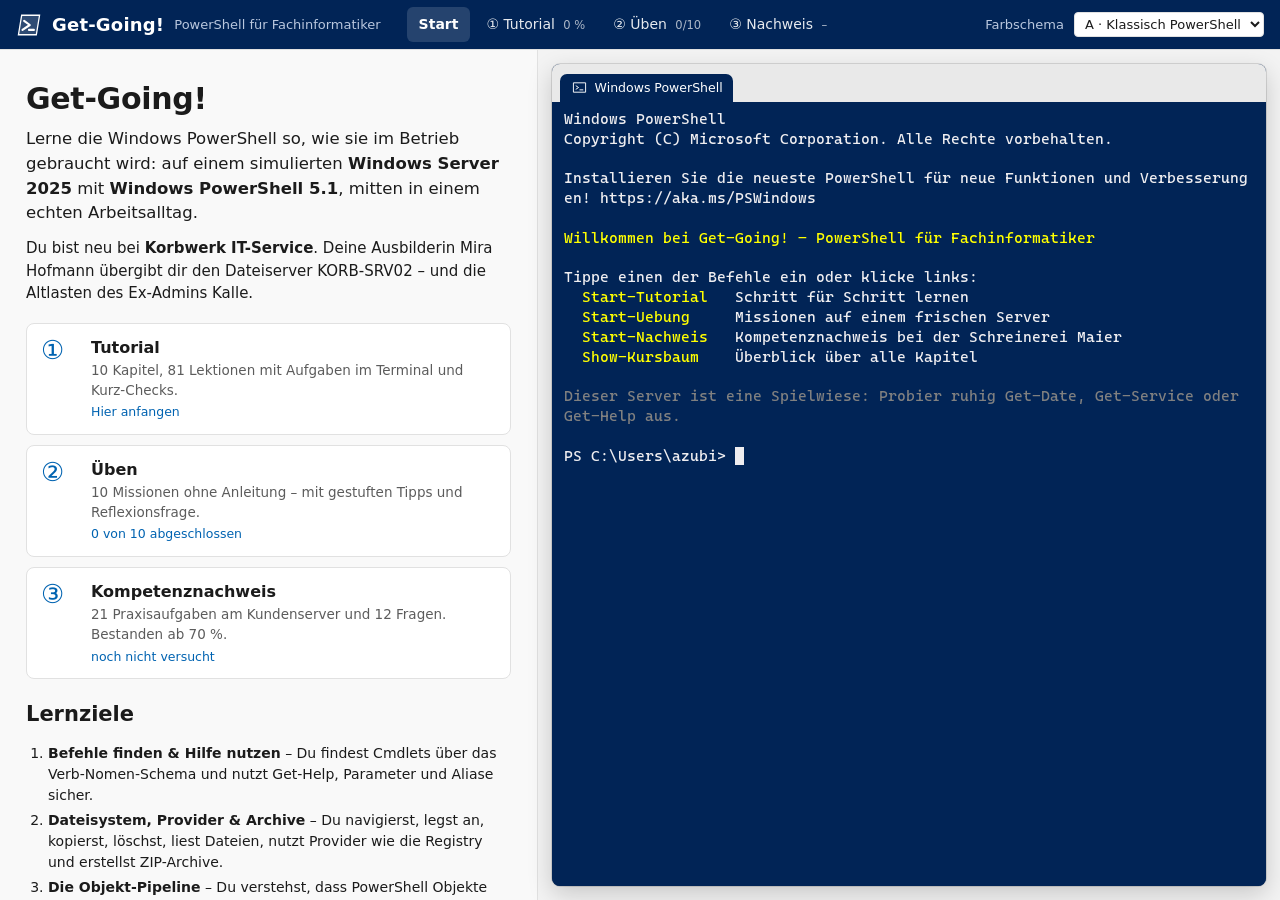
<file: packages/get-going/src/index.html>
<!DOCTYPE html>
<html lang="de">
<head>
<meta charset="utf-8">
<meta name="viewport" content="width=device-width, initial-scale=1">
<title>Get-Going! – PowerShell für Fachinformatiker</title>
<link rel="stylesheet" href="css/style.css">
</head>
<body data-theme="a" data-mode="start">
<div id="app">
  <header id="topbar">
    <div class="brand">
      <svg class="logo" viewBox="0 0 32 32" aria-hidden="true"><path d="M7 4h22l-4 24H3z" fill="currentColor" opacity=".18"/><path d="M7 4h22l-4 24H3z" fill="none" stroke="currentColor" stroke-width="1.6"/><path d="m10 11 7 5-9 6" fill="none" stroke="currentColor" stroke-width="2.6" stroke-linecap="round" stroke-linejoin="round"/><path d="M16 22h6" stroke="currentColor" stroke-width="2.6" stroke-linecap="round"/></svg>
      <span class="bt">Get-Going!</span><span class="bs">PowerShell für Fachinformatiker</span>
    </div>
    <nav id="modes" aria-label="Bereiche">
      <button data-mode="start">Start</button>
      <button data-mode="tut">① Tutorial <span class="pb" id="prog-tut"></span></button>
      <button data-mode="ueb">② Üben <span class="pb" id="prog-ueb"></span></button>
      <button data-mode="exam">③ Nachweis <span class="pb" id="prog-exam"></span></button>
    </nav>
    <div class="tright">
      <span id="student"></span>
      <label class="theme" title="Farbschema">Farbschema
        <select id="themePick">
          <option value="a">A · Klassisch PowerShell</option>
          <option value="b">B · Windows Terminal</option>
          <option value="c">C · Dunkel</option>
        </select>
      </label>
    </div>
  </header>
  <main id="main">
    <section id="side" aria-label="Lernbereich"></section>
    <section id="termwrap" aria-label="Terminal">
      <div id="term" class="wt"></div>
    </section>
  </main>
  <div id="modal-root"></div>
</div>
<script src="js/ps-core.js"></script>
<script src="js/ps-parser.js"></script>
<script src="js/ps-interp.js"></script>
<script src="js/ps-members.js"></script>
<script src="js/ps-format.js"></script>
<script src="js/world.js"></script>
<script src="js/cmd-core.js"></script>
<script src="js/cmd-fs.js"></script>
<script src="js/cmd-sys.js"></script>
<script src="js/cmd-net.js"></script>
<script src="js/cmd-ad.js"></script>
<script src="js/cmd-remote.js"></script>
<script src="js/help.js"></script>
<script src="js/typemeta.js"></script>
<script src="js/scenario-korbwerk.js"></script>
<script src="js/scenario-maier.js"></script>
<script src="js/checks.js"></script>
<script src="js/runner.js"></script>
<script src="js/content-tutorial.js"></script>
<script src="js/content-tutorial2.js"></script>
<script src="js/content-missions.js"></script>
<script src="js/content-exam.js"></script>
<script src="js/scorm.js"></script>
<script src="js/terminal.js"></script>
<script src="js/ui-dialogs.js"></script>
<script src="js/app.js"></script>
</body>
</html>
</file>
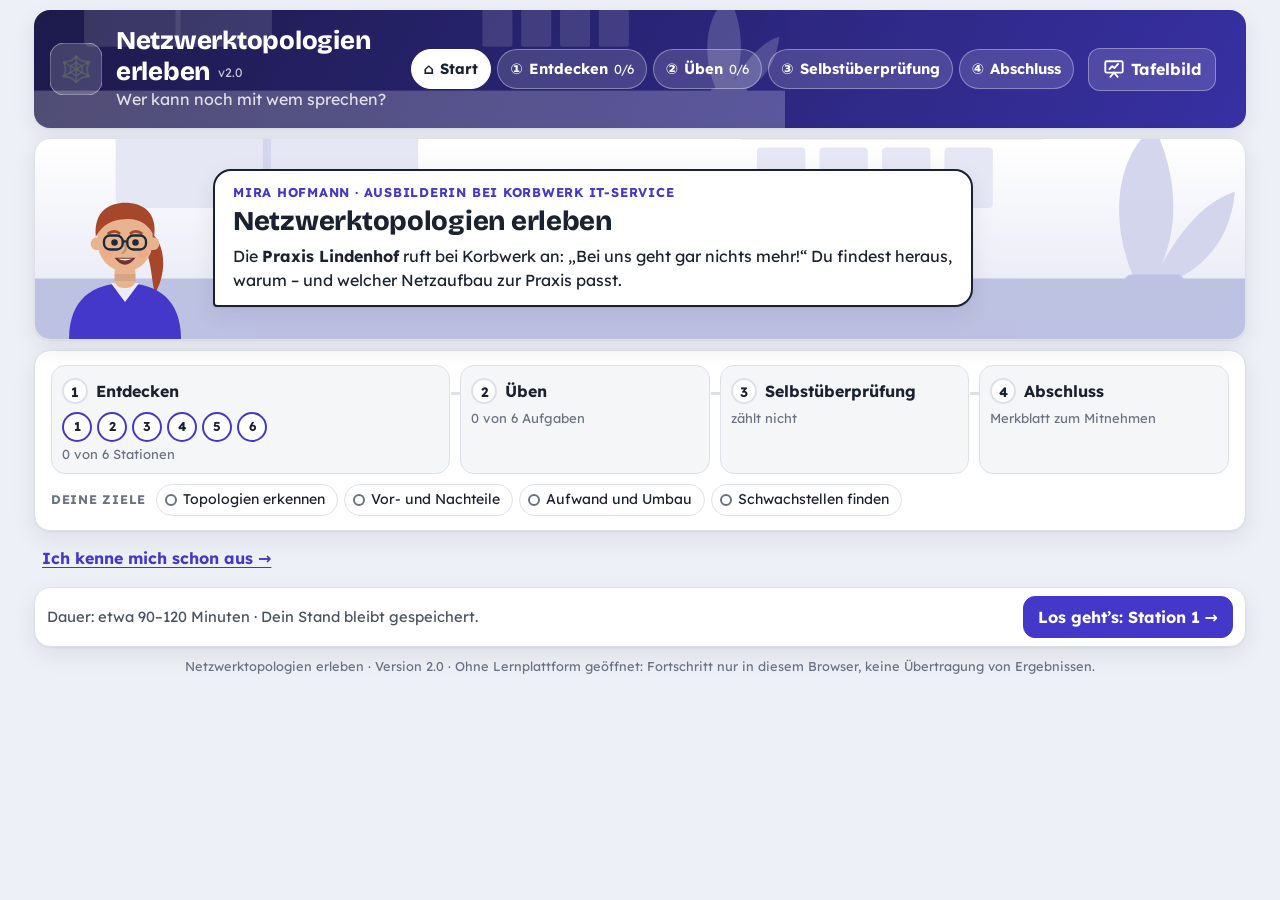
<file: packages/netzwerktopologien/src/index.html>
<!DOCTYPE html>
<html lang="de">
<head>
<meta charset="utf-8">
<meta name="viewport" content="width=device-width, initial-scale=1">
<title>Lernpaket</title>
<meta name="generator" content="Lernpaket-Kompass 4.0">
<link rel="icon" href="data:,">  <!-- kein Abruf von favicon.ico (vermeidet einen 404-Eintrag) -->
<link rel="stylesheet" href="css/stil.css">
<link rel="stylesheet" href="css/baukasten.css">
<link rel="stylesheet" href="css/tafel.css">
</head>
<body>
<div class="app" id="app">
  <header class="kopf card">
    <div class="logo" aria-hidden="true"></div>
    <div class="titel"><h1 id="titel"></h1><div class="unter" id="untertitel"></div></div>
    <nav class="tabs" id="tabs" aria-label="Teile des Lernpakets"></nav>  <!-- Teile mit Fortschritt, in der Kopfzeile -->
    <div class="fortschritt" id="fortschritt" aria-live="polite"></div>
  </header>
  <main id="haupt" tabindex="-1"></main>
  <footer class="leiste card" id="leiste"></footer>
  <div class="fuss" id="fuss"></div>
</div>
<script src="js/baukasten.js"></script>  <!-- Bausteine für Szenen (window.KIT) -->
<script src="js/inhalt.js"></script>
<script src="js/tafel.js"></script>  <!-- Tafelbild für den Input; tut nichts ohne PAKET.tafel -->
<script src="js/engine.js"></script>
</body>
</html>
</file>
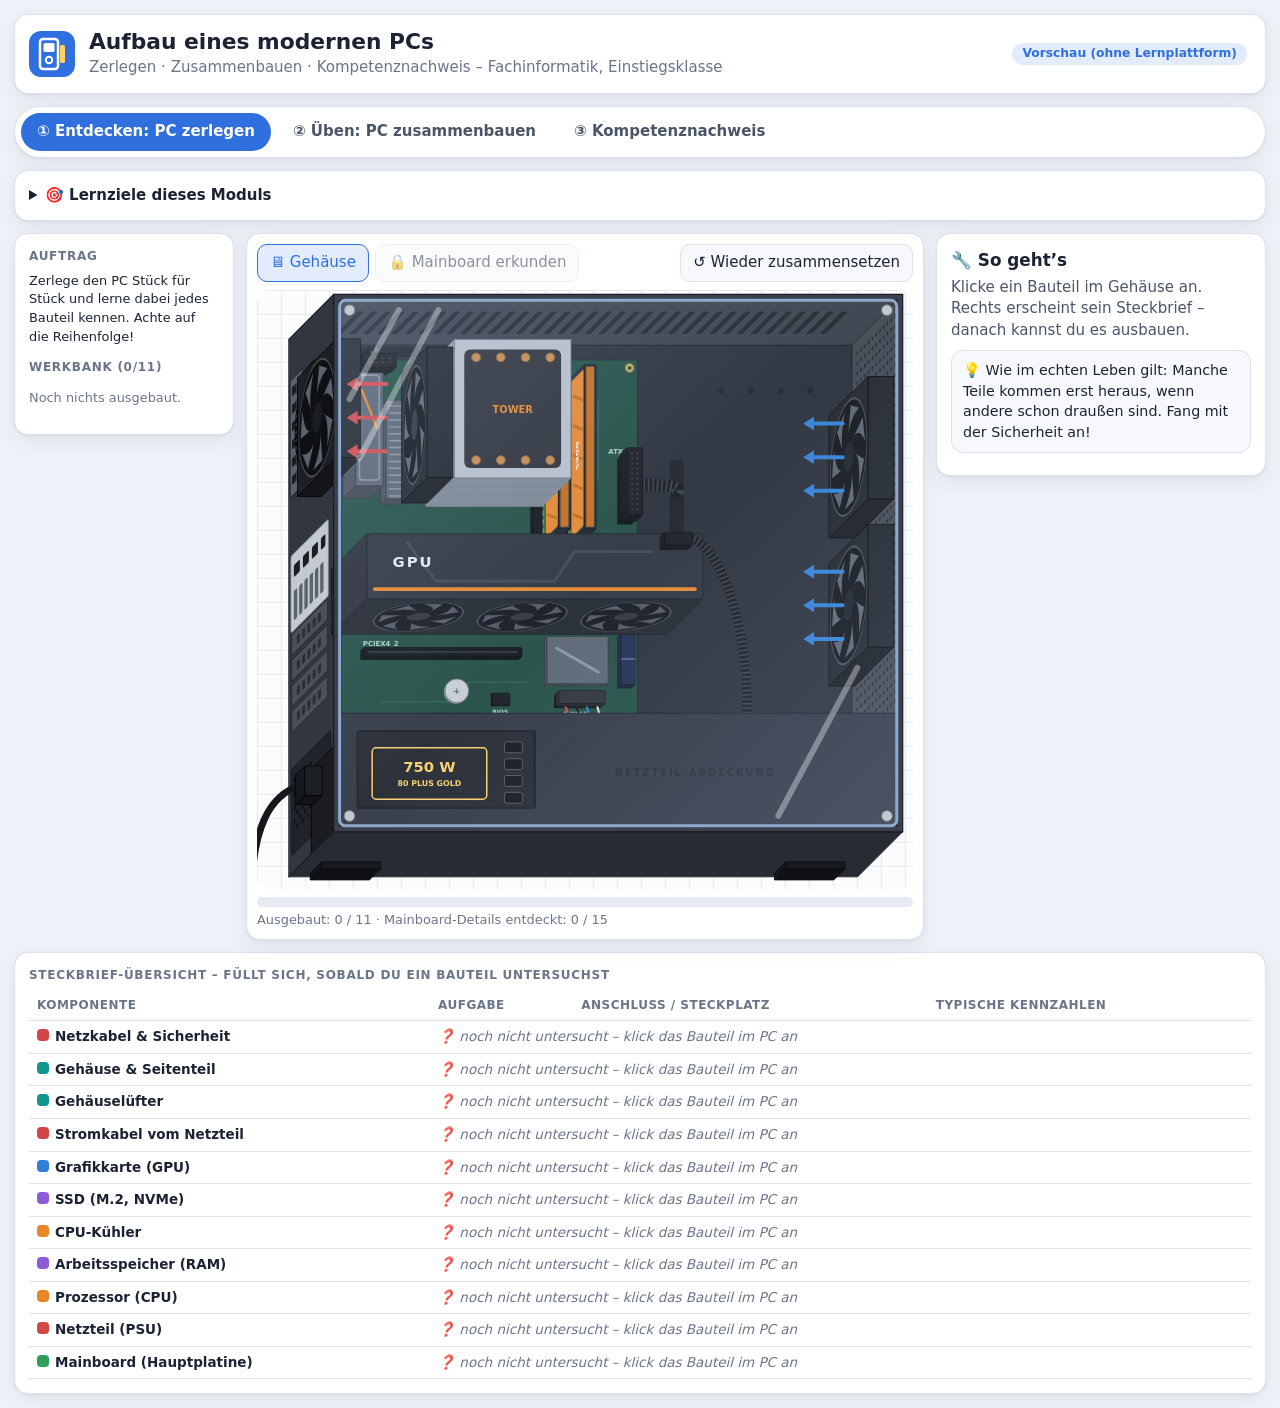
<file: packages/pc-aufbau/src/index.html>
<!DOCTYPE html>
<html lang="de">
<head>
<meta charset="utf-8">
<meta name="viewport" content="width=device-width, initial-scale=1">
<title>Aufbau eines modernen PCs</title>
<style>
:root{
  --bg:#eef2f8; --card:#ffffff; --card2:#f6f8fc; --ink:#1b2333; --ink-soft:#4a5568; --muted:#6b7588; --line:#dbe2ec;
  --accent:#2f6fde; --accent-soft:#e3ecfd; --ok:#1f9d55; --ok-soft:#e2f5e9; --bad:#d64545; --bad-soft:#fde8e8;
  --warn:#b67d00; --warn-soft:#fff3d1; --wire:#7b879b; --canvas:#fbfcfe; --grid:#e6ebf3;
  --shadow:0 1px 2px rgba(20,30,50,.06),0 6px 20px rgba(20,30,50,.07); --r:14px;
}
/*@dark*/@media (prefers-color-scheme: dark){:root{
  --bg:#0e131b; --card:#161d28; --card2:#1c2431; --ink:#e6ebf2; --ink-soft:#b3bccb; --muted:#8b95a7; --line:#2a3443;
  --accent:#5b8ff0; --accent-soft:#1b2944; --ok:#3cc47a; --ok-soft:#14301f; --bad:#f06c6c; --bad-soft:#3a1d20;
  --warn:#e6b23a; --warn-soft:#352c14; --wire:#8592a8; --canvas:#111720; --grid:#1b2330;
  --shadow:0 1px 2px rgba(0,0,0,.3),0 6px 20px rgba(0,0,0,.3);}}/*@end*/
*{box-sizing:border-box}
html,body{margin:0;color:var(--ink);font-family:system-ui,-apple-system,"Segoe UI",Roboto,"Helvetica Neue",Arial,sans-serif;font-size:15px;line-height:1.45}
body{background:var(--bg)}
.app{max-width:1400px;margin:0 auto;padding:14px;background:var(--bg);min-height:100vh}
.card{background:var(--card);border:1px solid var(--line);border-radius:var(--r);box-shadow:var(--shadow);padding:14px}
.hdr{display:flex;align-items:center;gap:14px}
.hdr h1{font-size:1.45rem;margin:0;line-height:1.2}
.hdr p{margin:2px 0 0;color:var(--muted)}
.hdr .grow{flex:1;min-width:0}
.tabs{display:flex;gap:6px;padding:6px;margin:12px 0;border-radius:999px;flex-wrap:wrap}
.tabs button{border:0;border-radius:999px;background:transparent;padding:8px 16px;font-weight:700;color:var(--ink-soft)}
.tabs button:hover{background:var(--card2)}
.tabs button.active{background:var(--accent);color:#fff}
button{font:inherit;border-radius:10px;background:var(--card2);border:1px solid var(--line);color:var(--ink);padding:7px 12px;cursor:pointer}
button:hover{border-color:var(--accent)}
button.primary{background:var(--accent);border-color:var(--accent);color:#fff;font-weight:700}
button.active{background:var(--accent-soft);border-color:var(--accent);color:var(--accent)}
button:disabled{opacity:.5;cursor:not-allowed;border-color:var(--line)}
input[type=text]{font:inherit;padding:7px 10px;border-radius:10px;border:1px solid var(--line);background:var(--card2);color:var(--ink);width:100%}
select{font:inherit;padding:6px 8px;border-radius:10px;border:1px solid var(--line);background:var(--card2);color:var(--ink);max-width:100%}
details.lz{margin-bottom:12px}
details.lz summary{cursor:pointer;font-weight:700}
.lzgrid{display:grid;grid-template-columns:repeat(auto-fit,minmax(220px,1fr));gap:10px;margin-top:10px}
.lzt{background:var(--card2);border:1px solid var(--line);border-radius:12px;padding:10px}
.lzt b{display:block;margin-bottom:2px}
.lzt span{color:var(--ink-soft);font-size:.92rem}
.work{display:grid;grid-template-columns:220px minmax(0,1fr) 330px;gap:12px;align-items:start}
@media (max-width:1150px){.work{grid-template-columns:200px minmax(0,1fr)}.work>.right{grid-column:1/-1}.part svg{width:44px;height:33px}}
@media (max-width:760px){.work{grid-template-columns:1fr}.tabs button{flex:1}}
@media (max-width:600px){.hdr{flex-wrap:wrap}.hdr .grow{flex:1 1 calc(100% - 64px)}.hdr h1{font-size:1.25rem}.tabs{border-radius:16px}.tabs button{flex:1 1 100%}}
.stage{padding:10px;position:relative}
.pop{position:absolute;left:14px;right:14px;top:56px;background:var(--card);border:2px solid var(--accent);border-radius:14px;padding:14px;box-shadow:0 10px 40px rgba(0,0,0,.25);z-index:5;max-width:560px;margin:0 auto}
.pop h3{margin:0 0 6px;font-size:1.05rem}
.stagebar{display:flex;gap:6px;flex-wrap:wrap;align-items:center;margin-bottom:8px}
.stagebar .sp{flex:1}
.pcsvg{width:100%;height:auto;display:block;border-radius:12px;background-color:var(--canvas);background-image:linear-gradient(var(--grid) 1px,transparent 1px),linear-gradient(90deg,var(--grid) 1px,transparent 1px);background-size:24px 24px;touch-action:none;user-select:none;-webkit-user-select:none}
.subh{font-size:.8rem;text-transform:uppercase;letter-spacing:.06em;color:var(--muted);font-weight:700;margin:12px 0 6px}
.subh:first-child{margin-top:0}
.msg{border-radius:12px;padding:9px 11px;background:var(--card2);border:1px solid var(--line);margin:8px 0;font-size:.95rem}
.msg.ok{background:var(--ok-soft);border-color:var(--ok)}
.msg.bad{background:var(--bad-soft);border-color:var(--bad)}
.msg.warn{background:var(--warn-soft);border-color:var(--warn)}
.bar{height:10px;background:var(--grid);border-radius:999px;overflow:hidden;margin-top:8px}
.bar>i{display:block;height:100%;width:0;background:var(--accent);transition:width .4s}
.bar.ok>i{background:var(--ok)}.bar.warn>i{background:var(--warn)}.bar.bad>i{background:var(--bad)}
.chip{display:inline-block;padding:2px 10px;border-radius:999px;background:var(--accent-soft);color:var(--accent);font-size:.82rem;font-weight:700;margin:2px 4px 2px 0}
.chip.ok{background:var(--ok-soft);color:var(--ok)}.chip.bad{background:var(--bad-soft);color:var(--bad)}.chip.warn{background:var(--warn-soft);color:var(--warn)}
.good{background:var(--warn-soft);border:1px solid var(--warn);border-radius:12px;padding:9px 11px;margin-top:10px;font-size:.93rem}
.good b{display:block;margin-bottom:2px}
.info h3{margin:0 0 4px;font-size:1.12rem;display:flex;align-items:center;gap:8px}
.dot{width:12px;height:12px;border-radius:4px;display:inline-block;flex:none}
.info p.lead{margin:4px 0 8px;color:var(--ink-soft)}
.info ul{margin:6px 0;padding-left:18px}
.info li{margin:3px 0}
.muted{color:var(--muted)}
.small{font-size:.86rem}
.parts{max-height:680px;overflow:auto;padding-right:2px}
.part{display:flex;gap:8px;align-items:center;padding:7px;border:1px solid var(--line);border-radius:12px;background:var(--card2);margin-bottom:7px;padding-right:22px;cursor:grab;touch-action:pan-y;user-select:none;-webkit-user-select:none;position:relative}
.part:hover{border-color:var(--accent)}
.part.sel{border-color:var(--accent);background:var(--accent-soft);box-shadow:0 0 0 2px var(--accent) inset}
.part.used,.part.rej{opacity:.45;cursor:default}
.part.used:hover,.part.rej:hover{border-color:var(--line)}
.part.lock{opacity:.4;cursor:not-allowed}
.part svg{width:56px;height:42px;flex:none}
.part .pn{font-weight:700;font-size:.9rem;line-height:1.2}
.part .ps{font-size:.76rem;color:var(--ink-soft);line-height:1.25;margin-top:2px}
.part .badge{position:absolute;right:6px;top:4px;font-size:.8rem}
.ghost{position:fixed;left:0;top:0;pointer-events:none;z-index:9999;background:var(--card);border:2px solid var(--accent);border-radius:12px;padding:4px;box-shadow:var(--shadow);opacity:.92}
.ghost svg{width:70px;height:52px;display:block}
.steps{display:flex;gap:6px;flex-wrap:wrap;margin-bottom:12px;padding:8px}
.steps button{border-radius:999px;font-weight:600;font-size:.9rem}
.steps button.cur{background:var(--accent);border-color:var(--accent);color:#fff}
.steps button.done{background:var(--ok-soft);border-color:var(--ok);color:var(--ok)}
.tips button{margin:4px 0;width:100%;text-align:left}
.tip{background:var(--card2);border:1px dashed var(--line);border-radius:10px;padding:7px 10px;margin:4px 0;font-size:.93rem}
.opts{display:flex;flex-direction:column;gap:6px;margin:8px 0}
.opts button{text-align:left;line-height:1.3}
.opts button.right{background:var(--ok-soft);border-color:var(--ok)}
.opts button.wrong{background:var(--bad-soft);border-color:var(--bad)}
.btnrow{display:flex;gap:8px;flex-wrap:wrap;margin-top:8px}
table.cmp{width:100%;border-collapse:collapse;font-size:.9rem}
table.cmp th,table.cmp td{border-bottom:1px solid var(--line);padding:6px 8px;text-align:left;vertical-align:top}
table.cmp th{font-size:.8rem;text-transform:uppercase;letter-spacing:.04em;color:var(--muted)}
table.cmp td.unk{color:var(--muted);font-style:italic}
.tblwrap{overflow-x:auto}
.auftrag{background:var(--card2);border:1px solid var(--line);border-radius:12px;padding:9px 11px;font-size:.88rem}
.auftrag b{display:block;margin-bottom:4px}
.auftrag ul{margin:0;padding-left:16px}
.kn-intro{max-width:820px;margin:0 auto}
.q{max-width:820px;margin:0 auto}
.q h3{margin:6px 0 10px;font-size:1.1rem}
.q .qsvg{max-width:520px;margin:6px auto;display:block;width:100%}
.match{display:grid;grid-template-columns:minmax(0,1fr) minmax(0,1.6fr);gap:8px 10px;align-items:center;margin:8px 0}
.match .l{font-weight:600}
.lzrow{display:grid;grid-template-columns:minmax(0,1.3fr) minmax(0,1fr) 110px;gap:10px;align-items:center;padding:8px 0;border-bottom:1px solid var(--line)}
.lzrow .bar{margin-top:0}
@media (max-width:600px){.lzrow{grid-template-columns:1fr}.match{grid-template-columns:1fr}}
.big{font-size:2.2rem;font-weight:800;line-height:1}
.resgrid{display:flex;gap:16px;align-items:center;flex-wrap:wrap}
.proto{font-size:.88rem}
.proto td:first-child{width:28px}
svg .comp{cursor:pointer}
svg .comp:hover{filter:drop-shadow(0 0 5px #ffd166)}
svg .comp.sel{filter:drop-shadow(0 0 6px #ffd166) drop-shadow(0 0 3px #ffd166)}
svg .hot{fill:transparent;stroke:transparent;stroke-width:2;cursor:pointer}
svg .hot:hover{fill:rgba(255,209,102,.22);stroke:#ffd166}
svg .hot.seen{stroke:rgba(255,209,102,.55);stroke-dasharray:4 3}
svg .hot.cur{fill:rgba(255,209,102,.3);stroke:#ffd166}
svg .zone{fill:rgba(47,111,222,.16);stroke:#2f6fde;stroke-width:2;stroke-dasharray:6 4;pointer-events:none}
svg .zone.near{fill:rgba(47,111,222,.38);stroke-width:3}
svg .lbl{font:700 13px system-ui,-apple-system,"Segoe UI",Roboto,Arial,sans-serif;paint-order:stroke;stroke:var(--canvas);stroke-width:4px;fill:var(--ink);pointer-events:none}
svg .mono{font-family:ui-monospace,Menlo,Consolas,monospace}
svg .fade{transition:transform .38s ease-in,opacity .38s ease-in}
.noprint{}
/*@print*/@media print{.tabs,.hdr .chip,.noprint,details.lz{display:none!important}.app{background:#fff}.card{box-shadow:none}}/*@end*/
</style>
</head>
<body>
<div class="app">
  <header class="hdr card">
    <svg width="46" height="46" viewBox="0 0 46 46" aria-hidden="true">
      <rect width="46" height="46" rx="12" fill="#2f6fde"/>
      <rect x="11" y="8" width="18" height="30" rx="3" fill="none" stroke="#fff" stroke-width="2.5"/>
      <rect x="14.5" y="12" width="11" height="9" rx="1.5" fill="#fff"/>
      <circle cx="20" cy="29" r="3.2" fill="none" stroke="#fff" stroke-width="2"/>
      <rect x="31" y="14" width="5" height="18" rx="1.5" fill="#ffd166"/>
    </svg>
    <div class="grow">
      <h1>Aufbau eines modernen PCs</h1>
      <p>Zerlegen · Zusammenbauen · Kompetenznachweis – Fachinformatik, Einstiegsklasse</p>
    </div>
    <span class="chip" id="scormChip">Vorschau</span>
  </header>

  <nav class="tabs card" id="tabs">
    <button data-tab="exp" class="active">① Entdecken: PC zerlegen</button>
    <button data-tab="ueb">② Üben: PC zusammenbauen</button>
    <button data-tab="kn">③ Kompetenznachweis</button>
  </nav>

  <details class="card lz" id="lzCard">
    <summary>🎯 Lernziele dieses Moduls</summary>
    <div class="lzgrid" id="lzGrid"></div>
  </details>

  <section id="tab-exp" class="tab">
    <div class="work">
      <aside class="left card" id="expLeft"></aside>
      <div class="stage card">
        <div class="stagebar">
          <button id="expViewCase" class="active">🖥 Gehäuse</button>
          <button id="expViewBoard" disabled>🔒 Mainboard erkunden</button>
          <span class="sp"></span>
          <button id="expReset">↺ Wieder zusammensetzen</button>
        </div>
        <svg id="expSvg" class="pcsvg" viewBox="0 -22 664 606" role="img" aria-label="PC zum Zerlegen"></svg>
        <div class="bar"><i id="expBar"></i></div>
        <div class="small muted" id="expStat" style="margin-top:4px"></div>
      </div>
      <aside class="right card info" id="expInfo"></aside>
    </div>
    <div class="card" style="margin-top:12px">
      <div class="subh">Steckbrief-Übersicht – füllt sich, sobald du ein Bauteil untersuchst</div>
      <div class="tblwrap" id="expTable"></div>
    </div>
  </section>

  <section id="tab-ueb" class="tab" hidden>
    <div class="card steps" id="uebSteps"></div>
    <div class="work">
      <aside class="left card" id="uebLeft"></aside>
      <div class="stage card">
        <div class="stagebar">
          <span class="small muted" id="uebHint">Ziehe ein Teil aus der Teilekiste an seinen Platz – oder tippe erst das Teil, dann den Platz an.</span>
          <span class="sp"></span>
          <button id="uebReset">↺ Übung neu starten</button>
        </div>
        <svg id="uebSvg" class="pcsvg" viewBox="0 -22 664 606" role="img" aria-label="PC zum Zusammenbauen"></svg>
      </div>
      <aside class="right card info" id="uebRight"></aside>
    </div>
  </section>

  <section id="tab-kn" class="tab" hidden>
    <div id="knRoot"></div>
  </section>

  <div class="ghost" id="ghost" hidden></div>
</div>
<script>
var ROOT = document;
var $ = function(s, r){ return (r || ROOT).querySelector(s); };
var $$ = function(s, r){ return Array.prototype.slice.call((r || ROOT).querySelectorAll(s)); };
var NS = 'http://www.w3.org/2000/svg';

/* ---------- Helfer ---------- */
function S_(tag, a, p){ var e = document.createElementNS(NS, tag); if (a) for (var k in a) e.setAttribute(k, a[k]); if (p) p.appendChild(e); return e; }
function R(p, r, a){ a = a || {}; a.x = r.x; a.y = r.y; a.width = r.w; a.height = r.h; return S_('rect', a, p); }
function T(p, x, y, s, a){ a = a || {}; a.x = x; a.y = y; var t = S_('text', a, p); t.textContent = s; return t; }
function G(p, a){ return S_('g', a || {}, p); }
function pad(r, d){ return { x: r.x - d, y: r.y - d, w: r.w + 2 * d, h: r.h + 2 * d }; }
function H(tag, cls, html){ var e = document.createElement(tag); if (cls) e.className = cls; if (html != null) e.innerHTML = html; return e; }
function esc(s){ return String(s).replace(/[&<>"]/g, function(c){ return { '&': '&amp;', '<': '&lt;', '>': '&gt;', '"': '&quot;' }[c]; }); }
function shuffle(a){ a = a.slice(); for (var i = a.length - 1; i > 0; i--){ var j = Math.floor(Math.random() * (i + 1)); var t = a[i]; a[i] = a[j]; a[j] = t; } return a; }
function pick(a){ return a[Math.floor(Math.random() * a.length)]; }
function clear(n){ while (n && n.firstChild) n.removeChild(n.firstChild); }
function svgPoint(svg, cx, cy, ref){ var pt = svg.createSVGPoint(); pt.x = cx; pt.y = cy; var m = (ref || svg).getScreenCTM(); return m ? pt.matrixTransform(m.inverse()) : { x: -1, y: -1 }; }
function inR(r, x, y, d){ d = d || 0; return x >= r.x - d && x <= r.x + r.w + d && y >= r.y - d && y <= r.y + r.h + d; }

/* ---------- SCORM 1.2 ---------- */
var SC = { api: null, ok: false, done: false };
function findAPI(win){
  var n = 0;
  try {
    while (win && !win.API && win.parent && win.parent !== win && n < 12){ n++; win = win.parent; }
    return (win && win.API) ? win.API : null;
  } catch (e){ return null; }
}
function scGet(k){ try { return SC.ok ? String(SC.api.LMSGetValue(k)) : ''; } catch (e){ return ''; } }
function scSet(k, v){ try { if (SC.ok) SC.api.LMSSetValue(k, String(v)); } catch (e){} }
function scCommit(){ try { if (SC.ok) SC.api.LMSCommit(''); } catch (e){} }
function scInit(){
  var a = findAPI(window);
  try { if (!a && window.opener) a = findAPI(window.opener); } catch (e){}
  if (a){
    SC.api = a;
    try { SC.ok = String(a.LMSInitialize('')) === 'true'; } catch (e){ SC.ok = false; }
  }
  var raw = '';
  if (SC.ok){
    raw = scGet('cmi.suspend_data');
    var st = scGet('cmi.core.lesson_status');
    if (st === '' || st === 'not attempted') scSet('cmi.core.lesson_status', 'incomplete');
    scSet('cmi.core.exit', 'suspend');
    var nm = scGet('cmi.core.student_name');
    if (nm && !STORE.name){ var parts = nm.split(','); STORE.name = parts.length === 2 ? (parts[1].trim() + ' ' + parts[0].trim()) : nm; }
    scCommit();
  } else {
    try { raw = localStorage.getItem('pc-aufbau-v1') || ''; } catch (e){}
  }
  if (raw){ try { var d = JSON.parse(raw); for (var k in d) STORE[k] = d[k]; } catch (e){} }
  var chip = $('#scormChip');
  chip.textContent = SC.ok ? 'SCORM verbunden ✓' : 'Vorschau (ohne Lernplattform)';
  chip.className = 'chip' + (SC.ok ? ' ok' : '');
}
function save(){
  var s = JSON.stringify(STORE);
  if (SC.ok){ scSet('cmi.suspend_data', s.slice(0, 4000)); scCommit(); }
  else { try { localStorage.setItem('pc-aufbau-v1', s); } catch (e){} }
}
function scReport(score){
  var best = STORE.best == null ? -1 : STORE.best;
  if (score > best){ STORE.best = score; best = score; }
  if (SC.ok){
    scSet('cmi.core.score.min', 0); scSet('cmi.core.score.max', 100);
    scSet('cmi.core.score.raw', best);
    scSet('cmi.core.lesson_status', best >= PASS ? 'passed' : 'failed');
  }
  save();
}
function scFinish(){
  if (!SC.ok || SC.done) return; SC.done = true;
  try { SC.api.LMSCommit(''); SC.api.LMSFinish(''); } catch (e){}
}
window.addEventListener('pagehide', scFinish);
window.addEventListener('beforeunload', scFinish);

var PASS = 70;
var STORE = { seen: [], expDone: false, ueb: [], best: null, tries: 0, name: '' };

/* ---------- Lernziele ---------- */
var LZ = [
  { id: 'LZ1', t: 'Komponenten erkennen', d: 'Ich erkenne die Komponenten eines modernen PCs – auch in anderer Bauform – und benenne sie fachlich korrekt.' },
  { id: 'LZ2', t: 'Funktionen beschreiben', d: 'Ich beschreibe die wesentliche Aufgabe jeder Komponente und wichtige Kennzahlen.' },
  { id: 'LZ3', t: 'Steckplätze & Anschlüsse', d: 'Ich ordne Bauteile und Stromkabel den richtigen Steckplätzen und Anschlüssen zu.' },
  { id: 'LZ4', t: 'Sicher & in sinnvoller Reihenfolge', d: 'Ich baue sicher (Strom, ESD) und in sinnvoller Reihenfolge ein und aus – inklusive Wärmeleitpaste und Airflow.' },
  { id: 'LZ5', t: 'Kompatibilität prüfen', d: 'Ich wähle passende Teile nach Kundenauftrag aus: Sockel, RAM-Typ, Formfaktor, Grafikkartenlänge, Netzteilleistung.' }
];
var LZ_TIP = {
  LZ1: 'Zerlege den PC unter ① noch einmal und erkunde das Mainboard auf der Werkbank. Achte darauf, wie Bauteile in anderer Bauform aussehen (z. B. AIO-Kühler statt Tower-Kühler).',
  LZ2: 'Lies in ① die Steckbriefe und vergleiche sie in der Steckbrief-Übersicht. Erkläre jemandem die Aufgabe jedes Teils in einem Satz.',
  LZ3: 'Erkunde in ① die Board-Details (Sockel, Slots, Stecker) und baue in ② Aufgabe 4, 6 und 7 noch einmal – zähl bei Steckern die Pins.',
  LZ4: 'Wiederhole ② Aufgabe 1, 5 und 7: Strom/ESD, Reihenfolge (RAM vor Tower-Kühler, SSD vor GPU), Wärmeleitpaste und Luftrichtung.',
  LZ5: 'Wiederhole ② Aufgabe 1, 3, 4 und 6 – vergleiche jede Teilekarte mit dem Kundenauftrag: Sockel, DDR-Generation, DIMM/SO-DIMM, Länge, Watt.'
};

/* ---------- Kategorienfarben ---------- */
var CAT = { strom: '#d64545', board: '#2f9e5b', cpu: '#e8862a', speicher: '#8e5bd6', gpu: '#2f7fd6', gehaeuse: '#14958a' };

/* ---------- Steckbriefe der Komponenten ---------- */
var INFO = {
  power: { name: 'Netzkabel & Sicherheit', cat: 'strom',
    lead: 'Bevor du einen PC öffnest, wird er vollständig vom Stromnetz getrennt.',
    facts: ['Netzteilschalter auf „0“ und Netzkabel ziehen – im „ausgeschalteten“ Zustand liegen am Mainboard sonst noch 5 V Standby-Spannung an.',
      'Danach einmal kurz den Power-Knopf drücken: Die Restladung in den Kondensatoren wird abgebaut.',
      'ESD-Schutz: Antistatik-Armband an blankem Gehäusemetall erden oder dich vorher am Gehäuse entladen. Eine Entladung kann Chips beschädigen, ohne dass du sie spürst.'],
    chips: ['230 V AC', 'Kaltgerätestecker C13/C14', '5 V Standby'],
    good: 'Ein Netzteil wird nie geöffnet – auch ausgesteckt können seine Kondensatoren gefährlich hohe Spannung speichern.',
    row: ['Verbindung zum Stromnetz', 'Kaltgerätebuchse (C14) am Netzteil', '230 V, 50 Hz'] },
  panel: { name: 'Gehäuse & Seitenteil', cat: 'gehaeuse',
    lead: 'Das Gehäuse trägt alle Komponenten, schützt sie und lenkt den Luftstrom.',
    facts: ['Ein ATX-Midi-Tower nimmt ATX-, Micro-ATX- und Mini-ITX-Mainboards auf – die Bohrungen liegen im selben Raster.',
      'Abstandshalter (Standoffs) halten das Mainboard auf Abstand zum Blech – sonst gäbe es einen Kurzschluss.',
      'Wichtige Maße beim Kauf: maximale Grafikkartenlänge, maximale Kühlerhöhe, Netzteillänge und Plätze für Lüfter/Radiatoren.'],
    chips: ['ATX / mATX / ITX', 'Glas-Seitenteil', 'Staubfilter'],
    good: 'Glas-Seitenteile sind schwer und zerbrechlich: beim Abnehmen festhalten und weich ablegen.',
    row: ['Trägt und schützt die Teile, führt die Luft', 'Bohrraster für Mainboards (ATX/mATX/ITX)', 'max. GPU-Länge, max. Kühlerhöhe'] },
  fans: { name: 'Gehäuselüfter', cat: 'gehaeuse',
    lead: 'Gehäuselüfter tauschen warme Luft im Gehäuse gegen kühle Außenluft aus.',
    facts: ['Typische Größen: 120 mm und 140 mm.',
      'Bewährt: vorne (und unten) Luft hinein = Einlass, hinten (und oben) hinaus = Auslass. Warme Luft steigt ohnehin nach oben.',
      'Etwas mehr Einlass als Auslass erzeugt leichten Überdruck – dann kommt Staub hauptsächlich durch die Filter herein.',
      'Die Drehzahl regelt das Mainboard über den 4-Pin-PWM-Anschluss (SYS_FAN).'],
    chips: ['120 / 140 mm', '4-Pin PWM', 'vorne Einlass'],
    good: 'Die Blasrichtung erkennst du am Rahmen: Auf der Seite mit den Streben (Halterung des Motors) bläst die Luft heraus. Viele Lüfter haben zusätzlich Pfeile am Rahmen.',
    row: ['Luftaustausch: kühle Luft rein, Abwärme raus', '4-Pin-Lüfteranschluss (SYS_FAN)', '120/140 mm, U/min, Luftdurchsatz'] },
  cables: { name: 'Stromkabel vom Netzteil', cat: 'strom',
    lead: 'Über diese Stecker verteilt das Netzteil die Gleichspannungen an die Komponenten.',
    facts: ['24-Pin ATX: Hauptversorgung des Mainboards (12 V, 5 V, 3,3 V).',
      '8-Pin EPS12V (oft 4+4): Versorgung der CPU – sitzt oben links am Mainboard, nahe den Spannungswandlern.',
      '12V-2x6 (16-polig, ATX 3.1): versorgt moderne Grafikkarten mit bis zu 600 W. Ältere Karten nutzen 6+2-Pin-PCIe-Stecker (je bis 150 W).',
      'Die Front-Panel-Kabel verbinden Power-Taste, Reset und LEDs des Gehäuses mit dem Header F_PANEL.'],
    chips: ['24-Pin ATX', '8-Pin EPS', '12V-2x6', 'F_PANEL'],
    good: 'Stecker immer gerade und vollständig einstecken, bis die Rastnase einrastet. Ein halb steckender 12V-2x6-Stecker kann wegen der hohen Ströme überhitzen.',
    row: ['Verteilen den Strom an Board, CPU und GPU', '24-Pin ATX, 8-Pin EPS, 12V-2x6, SATA-Strom', 'bis 600 W über 12V-2x6'] },
  gpu: { name: 'Grafikkarte (GPU)', cat: 'gpu',
    lead: 'Die Grafikkarte berechnet die Bilder für den Monitor – sie ist Spezialistin für sehr viele gleichartige Rechnungen gleichzeitig.',
    facts: ['Tausende kleine Rechenkerne arbeiten parallel – ideal für 3D-Grafik, Videobearbeitung und KI.',
      'Sie hat eigenen, sehr schnellen Grafikspeicher (VRAM, z. B. 12–16 GB GDDR7).',
      'Steckplatz: PCIe x16 – in der Regel der oberste, direkt mit der CPU verbundene Slot.',
      'Der Slot selbst liefert höchstens 75 W, den Rest bekommt die Karte über eigene Stromkabel vom Netzteil.'],
    chips: ['PCIe 5.0 x16', 'GDDR7-VRAM', '150–575 W'],
    good: 'Den Monitor an die Grafikkarte anschließen – nicht an die Buchsen am Mainboard. Beim Ausbau zuerst die Verriegelung am Ende des PCIe-Slots lösen.',
    row: ['Berechnet Bilder, viele Rechnungen parallel (auch KI)', 'PCIe-x16-Slot + 12V-2x6-Stromstecker', 'VRAM (GB), Leistung (W), Länge (mm)'] },
  ssd: { name: 'SSD (M.2, NVMe)', cat: 'speicher',
    lead: 'Die SSD speichert Betriebssystem, Programme und Dateien dauerhaft – auch ohne Strom.',
    facts: ['Gespeichert wird in NAND-Flash-Chips – ohne bewegliche Teile.',
      'M.2 ist der Formfaktor (die Steckkarte), NVMe das Protokoll über PCIe. „2280“ bedeutet 22 mm breit, 80 mm lang.',
      'Befestigt wird sie mit einer kleinen Schraube oder einem Clip am Ende des Slots.',
      'Der M.2-Slot liegt oft unter der Grafikkarte – dann muss die GPU zuerst heraus.'],
    chips: ['M.2 2280', 'PCIe 4.0 x4 ≈ 7 GB/s', 'PCIe 5.0 x4 ≈ 14 GB/s'],
    good: 'Zum Vergleich: SATA-SSD ≈ 0,55 GB/s, Festplatte (HDD) ≈ 0,2 GB/s. Eine NVMe-SSD ist also mehr als zehnmal so schnell wie eine SATA-SSD.',
    row: ['Nichtflüchtiger Massenspeicher (System, Programme, Daten)', 'M.2-Slot (Key M), PCIe/NVMe', 'Kapazität (TB), Lesen/Schreiben (GB/s)'] },
  cooler: { name: 'CPU-Kühler', cat: 'cpu',
    lead: 'Der Kühler transportiert die Abwärme der CPU weg – ohne ihn würde sie sich in Sekunden drosseln oder abschalten.',
    facts: ['Tower-Luftkühler: Heatpipes leiten die Wärme in einen Lamellenblock, ein Lüfter bläst sie weg.',
      'Alternative AIO-Wasserkühlung („All-in-One“): Pumpe auf der CPU, die Flüssigkeit trägt die Wärme zu einem Radiator mit Lüftern.',
      'Zwischen CPU und Kühler gehört Wärmeleitpaste: Sie füllt winzige Unebenheiten, in denen sonst schlecht leitende Luft wäre.',
      'Der Kühlerlüfter wird am Header CPU_FAN angeschlossen.'],
    chips: ['Wärmeleitpaste', 'CPU_FAN', 'Kühlleistung in W'],
    good: 'Ein großer Tower-Kühler verdeckt oft den ersten RAM-Slot und dessen Clips. Deshalb den RAM vor dem Kühler einbauen.',
    row: ['Führt die Abwärme der CPU ab', 'Halterung am Sockel, Lüfter an CPU_FAN', 'Kühlleistung (W), Bauhöhe (mm)'] },
  ram: { name: 'Arbeitsspeicher (RAM)', cat: 'speicher',
    lead: 'Im Arbeitsspeicher liegen die Programme und Daten, mit denen die CPU gerade arbeitet.',
    facts: ['RAM ist flüchtig: Beim Ausschalten ist der Inhalt weg.',
      'Viel schneller als eine SSD, aber kleiner – typisch sind 16–64 GB.',
      'Desktop-Module heißen DIMM (DDR5: 288 Kontakte), Notebook-Module SO-DIMM. DDR4 und DDR5 haben die Kerbe an unterschiedlicher Stelle – sie lassen sich nicht vertauschen.',
      'Dual-Channel: Zwei Module gehören laut Handbuch meist in A2 und B2 – den 2. und 4. Slot vom Sockel aus.'],
    chips: ['DDR5-6000', '2 × 16 GB', 'Dual-Channel'],
    good: 'Zum Ausbauen die Halteclips am Slot nach außen drücken – das Modul hebt sich dann leicht an.',
    row: ['Kurzzeitspeicher für laufende Programme (flüchtig)', 'DIMM-Slots (DDR5, 288-polig)', 'Kapazität (GB), Takt (MT/s), Latenz (CL)'] },
  cpu: { name: 'Prozessor (CPU)', cat: 'cpu',
    lead: 'Die CPU führt die Befehle aller Programme aus und steuert die Abläufe im PC.',
    facts: ['Mehrere Kerne arbeiten gleichzeitig; manche Kerne bearbeiten zwei Threads (SMT bzw. Hyper-Threading).',
      'Kennzahlen: Kerne/Threads, Takt in GHz, Cache in MB, Leistungsaufnahme (TDP) in W.',
      'Der Sockel muss passen, z. B. AMD AM5 oder Intel LGA1851. LGA heißt: Die Pins sitzen im Sockel, die CPU hat nur Kontaktflächen.',
      'Viele CPUs haben eine einfache integrierte Grafik (iGPU).'],
    chips: ['Sockel AM5 / LGA1851', '6–24 Kerne', 'bis ≈ 5,7 GHz'],
    good: 'Beim Einsetzen das kleine Dreieck auf der CPU an der Markierung am Sockel ausrichten und die CPU ohne Druck einlegen. Die Pins im Sockel verbiegen sehr leicht!',
    row: ['Führt Programmbefehle aus, steuert die Abläufe', 'CPU-Sockel (z. B. AM5, LGA1851)', 'Kerne/Threads, GHz, Cache, TDP'] },
  psu: { name: 'Netzteil (PSU)', cat: 'strom',
    lead: 'Das Netzteil wandelt die Netzspannung (230 V Wechselspannung) in die Gleichspannungen um, die der PC braucht.',
    facts: ['Ausgänge: vor allem 12 V (CPU, Grafikkarte), außerdem 5 V und 3,3 V.',
      'Die Nennleistung (z. B. 750 W) muss für alle Komponenten plus Reserve reichen.',
      'Effizienz-Label wie „80 PLUS Gold“: Rund 90 % der aufgenommenen Energie kommen beim PC an, der Rest wird zu Wärme.',
      'ATX-3.1-Netzteile bringen den 12V-2x6-Stecker für moderne Grafikkarten mit. Bei modularen Netzteilen steckt man nur die benötigten Kabel an.'],
    chips: ['750 W', '80 PLUS Gold', 'ATX 3.1'],
    good: 'Sitzt das Netzteil unten über einem Staubfilter, zeigt sein Lüfter nach unten: So saugt es kühle Luft von außen an.',
    row: ['Wandelt 230 V AC in 12 V / 5 V / 3,3 V DC', 'liefert 24-Pin, 8-Pin EPS, 12V-2x6, SATA', 'Leistung (W), Effizienz (80 PLUS)'] },
  board: { name: 'Mainboard (Hauptplatine)', cat: 'board',
    lead: 'Das Mainboard verbindet alle Komponenten miteinander – die „Verkehrszentrale“ des PCs.',
    facts: ['Es stellt die Steckplätze bereit: CPU-Sockel, RAM-Slots, PCIe-Slots, M.2-Slots, SATA-Anschlüsse.',
      'Der Chipsatz stellt zusätzliche Anschlüsse bereit (USB, SATA, weitere PCIe-Lanes) und ist mit der CPU verbunden.',
      'Die Spannungswandler (VRM) erzeugen aus 12 V die niedrige Kernspannung der CPU (≈ 1–1,4 V).',
      'Im Flash-Chip steckt die Firmware (UEFI/BIOS), die den PC startet.'],
    chips: ['ATX: 305 × 244 mm', 'Chipsatz', 'UEFI'],
    good: 'Ausgebaut liegt das Mainboard auf der Werkbank: Klick oben auf „🔍 Mainboard erkunden“ und entdecke alle Steckplätze und Anschlüsse.',
    row: ['Verbindet alle Komponenten, stellt Steckplätze bereit', 'Formfaktor (ATX/mATX/ITX), Sockel, Chipsatz', 'Sockel, Chipsatz, Anzahl Slots'] }
};
var EXP_ORDER = ['power', 'panel', 'fans', 'cables', 'gpu', 'ssd', 'cooler', 'ram', 'cpu', 'psu', 'board'];
var EXP_DEPS = { power: [], panel: ['power'], fans: ['panel'], cables: ['panel'], cooler: ['panel'], gpu: ['cables'], ssd: ['gpu'], ram: ['cooler'], cpu: ['cooler'], psu: ['cables'], board: ['gpu', 'ssd', 'ram', 'cpu', 'cables'] };
var EXP_WHY = {
  panel: 'Erst den Strom trennen – das Netzkabel steckt noch!',
  fans: 'Das Seitenteil ist noch zu.', cables: 'Das Seitenteil ist noch zu.', cooler: 'Das Seitenteil ist noch zu.',
  gpu: 'An der Grafikkarte steckt noch das 12V-2x6-Stromkabel.',
  ssd: 'Der M.2-Slot liegt unter der Grafikkarte – die muss zuerst raus.',
  ram: 'Der große Tower-Kühler verdeckt den ersten RAM-Slot und die Clips.',
  cpu: 'Auf der CPU sitzt noch der Kühler.',
  psu: 'Am Netzteil hängen noch die Stromkabel.',
  board: 'Auf dem Mainboard steckt noch etwas.'
};

/* ---------- Mainboard-Details (Werkbank & Hotspot-Fragen) ---------- */
var HOT = {
  socket: { n: 'CPU-Sockel', d: 'Hier sitzt der Prozessor. Bei LGA-Sockeln (AM5, LGA1851) stecken die Pins im Sockel; ein Hebel mit Andruckrahmen hält die CPU fest. Das Dreieck markiert die Einbaulage.' },
  dimm: { n: 'DIMM-Slots (RAM)', d: 'Vier Steckplätze für DDR5-Module, beschriftet A1, A2, B1, B2. Für Dual-Channel mit zwei Modulen: A2 und B2 – der 2. und 4. Slot vom Sockel aus.' },
  pcie16: { n: 'PCIe-x16-Steckplatz', d: 'Für die Grafikkarte, direkt an der CPU angebunden. Mit 16 Lanes PCIe 5.0 sind es ≈ 64 GB/s je Richtung. Am Ende sitzt die Verriegelung.' },
  pcieX: { n: 'PCIe-Steckplatz (x4/x1)', d: 'Für Erweiterungskarten wie Netzwerk-, WLAN- oder Capture-Karten. Weniger Lanes heißt weniger Bandbreite.' },
  m2: { n: 'M.2-Steckplatz', d: 'Für NVMe-SSDs (Key M, 4 PCIe-Lanes). Am Ende sitzt der Abstandshalter mit Schraube oder Clip – hier für die Länge 80 mm (2280).' },
  chipset: { n: 'Chipsatz (unter Kühlkörper)', d: 'Verbindet die CPU mit weiteren Anschlüssen: USB, SATA, zusätzliche PCIe- und M.2-Plätze.' },
  vrm: { n: 'Spannungswandler (VRM)', d: 'Wandeln die 12 V aus dem EPS-Stecker in die niedrige CPU-Kernspannung um. Die Kühlkörper führen ihre Abwärme ab.' },
  atx: { n: '24-Pin-ATX-Anschluss', d: 'Hauptstromanschluss des Mainboards. Liefert 12 V, 5 V, 3,3 V und die Standby-Spannung.' },
  eps: { n: '8-Pin-EPS12V-Anschluss', d: 'Stromversorgung der CPU (über die Spannungswandler). Sitzt oben links, nahe den VRM.' },
  sata: { n: 'SATA-Anschlüsse', d: 'Datenanschlüsse für 2,5″-SSDs, 3,5″-Festplatten oder optische Laufwerke (≈ 6 Gbit/s). Strom kommt separat über SATA-Strom vom Netzteil.' },
  cmos: { n: 'CMOS-Batterie (CR2032)', d: 'Versorgt die Echtzeituhr (RTC) und gespeicherte Einstellungen, wenn der PC stromlos ist. Ist sie leer, stimmen Datum und Uhrzeit nicht mehr.' },
  bios: { n: 'UEFI-Flash-Chip', d: 'Enthält die Firmware (UEFI/BIOS). Sie prüft beim Start die Hardware (POST) und übergibt dann an das Betriebssystem.' },
  io: { n: 'Rear-I/O (Anschlussblende)', d: 'Anschlüsse nach außen: USB-A/USB-C, LAN (RJ45), Audio, ggf. Bildausgänge der CPU-Grafik und WLAN-Antennen.' },
  fpanel: { n: 'Front-Panel-Header (F_PANEL)', d: 'Hier kommen Power-Taste, Reset-Taste, Power-LED und HDD-LED des Gehäuses an. Bei den LEDs auf + und − achten.' },
  cpufan: { n: 'CPU_FAN-Header', d: '4-Pin-PWM-Anschluss für den CPU-Lüfter bzw. die AIO-Pumpe. Fehlt hier das Drehzahlsignal, warnen viele Mainboards beim Start.' }
};
var HOT_ORDER = ['socket', 'vrm', 'dimm', 'atx', 'eps', 'cpufan', 'pcie16', 'pcieX', 'm2', 'chipset', 'sata', 'cmos', 'bios', 'io', 'fpanel'];

/* ---------- Geometrie der beiden Bauformen ---------- */
var GEO = {
  A: {
    caseO: { x: 32, y: 28, w: 576, h: 544 }, caseI: { x: 38, y: 34, w: 564, h: 532 },
    shroud: { x: 38, y: 452, w: 564, h: 114 }, psu: { x: 52, y: 466, w: 186, h: 88 }, pin: { x: 22, y: 494, w: 14, h: 30 },
    board: { x: 84, y: 50, w: 300, h: 376 }, io: { x: 86, y: 72, w: 28, h: 118 },
    eps: { x: 98, y: 53, w: 32, h: 12 }, vrmT: { x: 152, y: 76, w: 118, h: 16 }, vrmL: { x: 124, y: 96, w: 22, h: 100 },
    socket: { x: 172, y: 104, w: 68, h: 68 },
    dimm: [{ x: 276, y: 76, w: 8, h: 158 }, { x: 289, y: 76, w: 8, h: 158 }, { x: 302, y: 76, w: 8, h: 158 }, { x: 315, y: 76, w: 8, h: 158 }],
    cpufan: { x: 250, y: 58, w: 18, h: 8 }, atx: { x: 364, y: 150, w: 14, h: 66 },
    pcie16: { x: 104, y: 262, w: 240, h: 10 }, m2: { x: 150, y: 296, w: 150, h: 12 }, pcieX: { x: 104, y: 344, w: 160, h: 9 }, pcieXName: 'PCIe x4',
    chipset: { x: 290, y: 332, w: 62, h: 48 }, cmos: { x: 188, y: 374, w: 24, h: 24 }, bios: { x: 236, y: 388, w: 18, h: 12 },
    sata: { x: 364, y: 330, w: 14, h: 52 }, fpanel: { x: 300, y: 390, w: 46, h: 12 },
    holes: [[92, 58], [220, 58], [376, 58], [92, 250], [220, 250], [376, 250], [92, 418], [220, 418], [376, 418]],
    cooler: { x: 150, y: 64, w: 132, h: 152 },
    gpu: { x: 74, y: 262, w: 340, h: 66 }, gpuPwr: { x: 372, y: 266, w: 26, h: 11 }, covers: 252,
    fan_rear: { x: 38, y: 70, w: 24, h: 120 }, fan_f1: { x: 576, y: 108, w: 26, h: 124 }, fan_f2: { x: 576, y: 258, w: 26, h: 124 },

    cab: { atx: 'M238,474 C300,446 424,470 424,410 L424,200 Q424,183 406,183 L378,183',
      eps: 'M404,41 L150,41 Q128,41 128,51 L128,55',
      gpu: 'M470,452 C470,360 452,252 400,258',
      fp: 'M586,446 L344,446 Q323,446 323,420' },
    grom: [{ x: 396, y: 36, w: 16, h: 10 }, { x: 418, y: 176, w: 12, h: 44 }, { x: 464, y: 446, w: 14, h: 8 }]
  },
  B: {
    caseO: { x: 32, y: 28, w: 576, h: 544 }, caseI: { x: 38, y: 34, w: 564, h: 532 },
    shroud: { x: 38, y: 452, w: 564, h: 114 }, psu: { x: 52, y: 466, w: 170, h: 88 }, pin: { x: 22, y: 494, w: 14, h: 30 },
    board: { x: 84, y: 84, w: 300, h: 300 }, io: { x: 86, y: 96, w: 28, h: 118 },
    eps: { x: 122, y: 89, w: 32, h: 12 }, vrmT: { x: 150, y: 108, w: 100, h: 16 }, vrmL: { x: 124, y: 128, w: 20, h: 80 },
    socket: { x: 160, y: 134, w: 66, h: 66 },
    dimm: [{ x: 262, y: 106, w: 8, h: 150 }, { x: 275, y: 106, w: 8, h: 150 }, { x: 288, y: 106, w: 8, h: 150 }, { x: 301, y: 106, w: 8, h: 150 }],
    cpufan: { x: 238, y: 92, w: 18, h: 8 }, atx: { x: 364, y: 196, w: 14, h: 66 },
    m2: { x: 126, y: 216, w: 130, h: 14 }, pcie16: { x: 104, y: 296, w: 240, h: 10 }, pcieX: { x: 104, y: 340, w: 62, h: 9 }, pcieXName: 'PCIe x1',
    chipset: { x: 296, y: 314, w: 56, h: 44 }, cmos: { x: 178, y: 338, w: 24, h: 24 }, bios: { x: 222, y: 350, w: 18, h: 12 },
    sata: { x: 364, y: 300, w: 14, h: 44 }, fpanel: { x: 290, y: 366, w: 46, h: 12 },
    holes: [[92, 92], [220, 92], [376, 92], [92, 300], [376, 300], [92, 376], [220, 376], [376, 376]],
    pump: { x: 163, y: 137, w: 60, h: 60 }, rad: { x: 130, y: 34, w: 300, h: 24 },
    tubes: ['M180,140 C176,104 196,84 222,64', 'M206,140 C208,108 238,86 262,64'],
    gpu: { x: 74, y: 296, w: 314, h: 60 }, gpuPwr: { x: 350, y: 300, w: 26, h: 11 }, covers: 286,
    fan_rear: { x: 38, y: 100, w: 24, h: 120 }, fan_f1: { x: 576, y: 118, w: 26, h: 124 }, fan_f2: { x: 576, y: 268, w: 26, h: 124 },

    cab: { atx: 'M222,474 C300,446 424,470 424,400 L424,246 Q424,229 406,229 L378,229',
      eps: 'M404,73 L162,73 Q138,73 138,83 L138,89',
      gpu: 'M470,452 C470,380 440,286 384,292',
      fp: 'M586,446 L334,446 Q313,446 313,378' },
    grom: [{ x: 396, y: 68, w: 16, h: 10 }, { x: 418, y: 222, w: 12, h: 44 }, { x: 464, y: 446, w: 14, h: 8 }]
  }
};
/* Farbpaletten: A = dunkler Midi-Tower, B = weißes Kompaktgehäuse */
var PAL = {
  A: { caseO: '#3a404c', caseI: '#262b34', edge: '#171a20', mesh: '#323844', shroud: '#2e333d', pcb: '#1f4a3d', pcbLine: '#2c6352', silk: '#a9d4c4',
    slot: '#0e1116', slotEdge: '#5b6470', heat: '#59626d', heat2: '#8a939e', gpu: '#2b3039', gpuEdge: '#15181d', acc: '#e8862a',
    fanHub: '#1a1d22', fanBlade: '#58616d', ram: '#2a2e35', psu: '#202329', psuTxt: '#ffd166', cable: '#15171b', sleeve: '#4a505a',
    cpu: '#c5cad1', ssd: '#14171b', cooler: '#aab2bb', fin: '#7e8892', fan: '#1d2026', label: '#e8edf3', std: '#d2b55b' },
  B: { caseO: '#e3e8ee', caseI: '#f4f6f9', edge: '#aab3bf', mesh: '#d5dbe3', shroud: '#e1e6ec', pcb: '#24242a', pcbLine: '#3a3a44', silk: '#9aa1ad',
    slot: '#4a4a54', slotEdge: '#8a8a96', heat: '#b9c0c8', heat2: '#dde2e8', gpu: '#eef1f5', gpuEdge: '#9aa4b0', acc: '#14958a',
    fanHub: '#d9dee5', fanBlade: '#aeb6c1', ram: '#eef1f4', psu: '#eceff3', psuTxt: '#14958a', cable: '#e8ebee', sleeve: '#c3cad3',
    cpu: '#c5cad1', ssd: '#24242a', cooler: '#1e2026', fin: '#3a3d45', fan: '#f1f3f6', label: '#1b2333', std: '#c9a943' }
};

/* ================== Zeichnen des PCs (Seitenansicht) ================== */
var UID = 0;
function pins(p, r, cols, rows, col){
  var dx = r.w / cols, dy = r.h / rows;
  for (var i = 0; i < cols; i++) for (var j = 0; j < rows; j++)
    S_('rect', { x: r.x + i * dx + dx * 0.25, y: r.y + j * dy + dy * 0.25, width: Math.max(1, dx * 0.5), height: Math.max(1, dy * 0.5), fill: col }, p);
}
function fanBlades(p, cx, cy, rad, col, hub){
  for (var i = 0; i < 7; i++){
    var a = i * Math.PI * 2 / 7, b = a + 0.9;
    var x1 = cx + Math.cos(a) * rad * 0.28, y1 = cy + Math.sin(a) * rad * 0.28;
    var x2 = cx + Math.cos(b) * rad * 0.95, y2 = cy + Math.sin(b) * rad * 0.95;
    var x3 = cx + Math.cos(a + 0.35) * rad * 0.95, y3 = cy + Math.sin(a + 0.35) * rad * 0.95;
    S_('path', { d: 'M' + x1 + ',' + y1 + ' Q' + (cx + Math.cos(a + 0.2) * rad * 0.7) + ',' + (cy + Math.sin(a + 0.2) * rad * 0.7) + ' ' + x2 + ',' + y2 + ' L' + x3 + ',' + y3 + ' Z', fill: col }, p);
  }
  S_('circle', { cx: cx, cy: cy, r: rad * 0.28, fill: hub }, p);
}
function makeDefs(svg){
  var id = 'd' + (++UID);
  var defs = S_('defs', {}, svg);
  var g1 = S_('linearGradient', { id: id + 'glass', x1: 0, y1: 0, x2: 1, y2: 1 }, defs);
  S_('stop', { offset: '0', 'stop-color': '#bcd6ff', 'stop-opacity': '.22' }, g1);
  S_('stop', { offset: '.5', 'stop-color': '#bcd6ff', 'stop-opacity': '.08' }, g1);
  S_('stop', { offset: '1', 'stop-color': '#bcd6ff', 'stop-opacity': '.2' }, g1);
  var g2 = S_('linearGradient', { id: id + 'rgb', x1: 0, y1: 0, x2: 0, y2: 1 }, defs);
  ['#ff5fa2', '#8e5bd6', '#2f9ee0', '#2fd0a0', '#ffd166'].forEach(function(c, i){ S_('stop', { offset: (i / 4).toFixed(2), 'stop-color': c }, g2); });
  var g3 = S_('linearGradient', { id: id + 'met', x1: 0, y1: 0, x2: 1, y2: 1 }, defs);
  S_('stop', { offset: '0', 'stop-color': '#e3e7ec' }, g3); S_('stop', { offset: '1', 'stop-color': '#9aa3ad' }, g3);
  return id;
}


/* ================== 3D-Schrägbild: Blick schräg von vorne-links-unten ins offene Gehäuse ================== */
/* Koordinaten: x/y wie auf dem Mainboard-Tray, z = Abstand vom Tray Richtung Glasseitenteil.
   Projektion: (x, y, z) -> (x + KZ*z, y - KZ*z). Sichtbar sind Vorderseite (z max), linke Seite und Unterseite. */
var KZ = 0.38, DEP = 120;
function withKZ(k, fn){ var o = KZ; KZ = k; try { return fn(); } finally { KZ = o; } }
var BENCH_KZ = 0.85;
function P3(x, y, z){ return [x + KZ * z, y - KZ * z]; }
function pb(r, z0, z1){ return { x: r.x + KZ * z0, y: r.y - KZ * z1, w: r.w + KZ * (z1 - z0), h: r.h + KZ * (z1 - z0) }; }
function poly(p, pts, a){ a = a || {}; a.points = pts.map(function(q){ return q[0].toFixed(1) + ',' + q[1].toFixed(1); }).join(' '); return S_('polygon', a, p); }
function shade(hex, f){
  var n = parseInt(hex.slice(1), 16), r = n >> 16, g = (n >> 8) & 255, b = n & 255;
  function c(v){ return Math.max(0, Math.min(255, Math.round(f < 0 ? v * (1 + f) : v + (255 - v) * f))); }
  return '#' + ((1 << 24) + (c(r) << 16) + (c(g) << 8) + c(b)).toString(16).slice(1);
}
function fG(p, z){ return G(p, { transform: 'translate(' + (KZ * z).toFixed(2) + ',' + (-KZ * z).toFixed(2) + ')' }); }
/* linke Fläche bei x0: lokale Koordinaten u = z, v = y */
function lG(p, x0){ return G(p, { transform: 'matrix(' + KZ + ',' + (-KZ) + ',0,1,' + x0 + ',0)' }); }
/* Unterseite bei y0: lokale Koordinaten u = x, v = z */
function bG(p, y0){ return G(p, { transform: 'matrix(1,0,' + KZ + ',' + (-KZ) + ',0,' + y0 + ')' }); }
function box(p, r, z0, z1, col, o){
  o = o || {};
  var g = G(p, o.attrs || {});
  var x0 = r.x, x1 = r.x + r.w, y0 = r.y, y1 = r.y + r.h;
  var st = o.stroke || shade(col, -0.5), sw = o.sw == null ? 0.8 : o.sw;
  if (!o.noLeft) poly(g, [P3(x0, y0, z0), P3(x0, y0, z1), P3(x0, y1, z1), P3(x0, y1, z0)], { fill: o.left || shade(col, -0.2), stroke: st, 'stroke-width': sw, 'stroke-linejoin': 'round' });
  if (!o.noBottom) poly(g, [P3(x0, y1, z0), P3(x1, y1, z0), P3(x1, y1, z1), P3(x0, y1, z1)], { fill: o.bottom || shade(col, -0.34), stroke: st, 'stroke-width': sw, 'stroke-linejoin': 'round' });
  if (!o.noFront){ var f = P3(x0, y0, z1); S_('rect', { x: f[0], y: f[1], width: r.w, height: r.h, rx: o.rx || 0, fill: o.front || col, stroke: st, 'stroke-width': sw }, g); }
  return g;
}
function hull(r, z0, z1){
  var x0 = r.x, x1 = r.x + r.w, y0 = r.y, y1 = r.y + r.h;
  return [P3(x0, y1, z0), P3(x0, y0, z0), P3(x0, y0, z1), P3(x1, y0, z1), P3(x1, y1, z1), P3(x1, y1, z0)];
}
function cyl(p, cx, cy, rad, z0, z1, col){
  var n = Math.max(2, Math.ceil((z1 - z0) / 1.2));
  for (var i = 0; i < n; i++){ var q = P3(cx, cy, z0 + (z1 - z0) * i / n); S_('circle', { cx: q[0], cy: q[1], r: rad, fill: shade(col, -0.35) }, p); }
  var t = P3(cx, cy, z1);
  return S_('circle', { cx: t[0], cy: t[1], r: rad, fill: col, stroke: shade(col, -0.45), 'stroke-width': 0.8 }, p);
}
function fan3(p, cx, cy, rx, ry, frame, blade, hub){
  var g = G(p, { transform: 'translate(' + cx + ',' + cy + ') scale(' + (rx / 40) + ',' + (ry / 40) + ')' });
  S_('circle', { cx: 0, cy: 0, r: 40, fill: frame }, g);
  fanBlades(g, 0, 0, 37, blade, hub);
  S_('circle', { cx: 0, cy: 0, r: 39, fill: 'none', stroke: shade(frame, 0.25), 'stroke-width': 1.5 }, g);
  return g;
}

/* ---------- Gehäuse ---------- */
function drawShell(p, K, S){
  var g = K.g, P = K.p, o = g.caseO, i = g.caseI;
  // Decke (Innenseite)
  var C = bG(p, i.y);
  R(C, { x: i.x, y: 0, w: i.w, h: DEP }, { fill: shade(P.caseI, K.key === 'A' ? 0.08 : -0.05), stroke: P.edge, 'stroke-width': 1 });
  for (var x = i.x + 30; x < i.x + i.w - 30; x += 14) R(C, { x: x, y: 30, w: 6, h: 60 }, { rx: 2, fill: shade(P.caseI, -0.25) });
  // rechte Innenwand (Front mit Mesh)
  var W = lG(p, i.x + i.w);
  R(W, { x: 0, y: i.y, w: DEP, h: i.h }, { fill: shade(P.caseI, K.key === 'A' ? 0.12 : -0.08), stroke: P.edge, 'stroke-width': 1 });
  for (var yy = i.y + 14; yy < 440; yy += 10) for (var u = 10; u < DEP - 6; u += 10) S_('circle', { cx: u + ((yy / 10) % 2 ? 5 : 0), cy: yy, r: 2, fill: shade(P.caseI, -0.3) }, W);
  // Mainboard-Tray
  R(p, i, { fill: P.caseI, stroke: P.edge, 'stroke-width': 1 });
  R(p, { x: 418, y: 150, w: 14, h: 80 }, { rx: 5, fill: P.edge, opacity: 0.8 });
  R(p, { x: 104, y: 36, w: 60, h: 10 }, { rx: 4, fill: P.edge, opacity: 0.8 });
  for (var k = 0; k < 4; k++) S_('circle', { cx: 470 + k * 30, cy: 80, r: 3, fill: P.edge, opacity: 0.6 }, p);
  if (!S.board) g.holes.forEach(function(h){ cyl(p, h[0], h[1], 4.5, 0, 6, P.std); });
  drawRear(p, K, S);
}
/* Rückwand (Außenseite links): I/O-Blende, Lüftergitter, Slotblenden, Netzteil-Rückseite */
function drawRear(p, K, S){
  var g = K.g, P = K.p, o = g.caseO;
  var L = lG(p, o.x);
  R(L, { x: 0, y: o.y, w: DEP, h: o.h }, { fill: shade(P.caseO, -0.15), stroke: P.edge, 'stroke-width': 1.5 });
  // I/O-Ausschnitt
  R(L, { x: 4, y: g.io.y, w: 34, h: g.io.h }, { rx: 2, fill: S.board ? P.heat : '#0b0d10', stroke: P.edge });
  if (S.board) for (var i = 0; i < 6; i++){ R(L, { x: 9, y: g.io.y + 8 + i * 18, w: 12, h: 9 }, { rx: 1, fill: '#1a1d22' }); R(L, { x: 24, y: g.io.y + 9 + i * 18, w: 9, h: 7 }, { rx: 1, fill: i % 2 ? '#2f7fd6' : '#1a1d22' }); }
  // Lüftergitter
  var fr = g.fan_rear, cy = fr.y + fr.h / 2;
  S_('ellipse', { cx: 62, cy: cy, rx: 46, ry: 56, fill: '#0b0d10' }, L);
  for (var k = -48; k <= 48; k += 8) S_('line', { x1: 18, y1: cy + k, x2: 106, y2: cy + k, stroke: shade(P.caseO, -0.05), 'stroke-width': 2.5 }, L);
  // Slotblenden bzw. Grafikkarten-Slotblech
  for (var s = 0; s < 7; s++){
    var vy = g.covers + s * 26;
    if (S.gpu && s < 3) continue;
    R(L, { x: 8, y: vy, w: 96, h: 21 }, { rx: 2, fill: shade(P.caseO, 0.08), stroke: P.edge, 'stroke-width': 0.8 });
    for (var h = 0; h < 5; h++) R(L, { x: 22 + h * 14, y: vy + 6, w: 8, h: 9 }, { rx: 1, fill: shade(P.caseO, -0.3) });
  }
  if (S.gpu){
    var by = g.covers;
    R(L, { x: 6, y: by - 2, w: 100, h: 78 }, { rx: 3, fill: '#c3c9d0', stroke: '#7d858f' });
    if (K.key === 'A'){
      for (var d = 0; d < 3; d++) R(L, { x: 14 + d * 24, y: by + 10, w: 16, h: 12 }, { rx: 2, fill: '#1a1d22' });
      R(L, { x: 86, y: by + 10, w: 12, h: 12 }, { rx: 2, fill: '#1a1d22' });
      for (var v = 0; v < 6; v++) R(L, { x: 14 + v * 14, y: by + 36, w: 9, h: 30 }, { rx: 2, fill: '#5b636d' });
    } else {
      for (var d2 = 0; d2 < 3; d2++) R(L, { x: 14 + d2 * 24, y: by + 8, w: 16, h: 12 }, { rx: 2, fill: '#1a1d22' });
      for (var v2 = 0; v2 < 9; v2++) R(L, { x: 12 + v2 * 10, y: by + 30, w: 6, h: 40 }, { rx: 2, fill: '#2a2d33' });
    }
  }
  // Netzteil-Rückseite
  var ps = g.psu;
  R(L, { x: 8, y: ps.y, w: 104, h: ps.h }, { rx: 3, fill: S.psu ? P.psu : '#0b0d10', stroke: P.edge });
  if (S.psu){
    for (var a = 0; a < 7; a++) for (var b = 0; b < 4; b++) S_('circle', { cx: 16 + a * 7, cy: ps.y + 14 + b * 14 + (a % 2) * 7, r: 2.4, fill: '#0b0d10' }, L);
    R(L, { x: 68, y: 494, w: 22, h: 30 }, { rx: 3, fill: '#0e1013', stroke: '#555' });
    for (var q = 0; q < 3; q++) R(L, { x: 73 + q * 5, y: 505, w: 2.5, h: 9 }, { fill: '#9aa1aa' });
    R(L, { x: 94, y: 498, w: 10, h: 18 }, { rx: 2, fill: '#c0392b' });
  }
}
function drawRim(p, K){
  var o = K.g.caseO, i = K.g.caseI, P = K.p;
  var B = bG(p, o.y + o.h);
  R(B, { x: o.x, y: 0, w: o.w, h: DEP }, { fill: shade(P.caseO, -0.32), stroke: P.edge, 'stroke-width': 1 });
  box(p, { x: 50, y: o.y + o.h, w: 60, h: 7 }, 10, 40, P.edge); box(p, { x: 520, y: o.y + o.h, w: 60, h: 7 }, 10, 40, P.edge);
  var F = fG(p, DEP);
  S_('path', { d: 'M' + o.x + ',' + o.y + 'h' + o.w + 'v' + o.h + 'h-' + o.w + 'Z M' + i.x + ',' + i.y + 'v' + i.h + 'h' + i.w + 'v-' + i.h + 'Z', fill: P.caseO, stroke: P.edge, 'stroke-width': 1.2, 'fill-rule': 'evenodd' }, F);
}

/* ---------- Mainboard ---------- */
function drawBoard(p, K, extra, noSilk){
  var g = K.g, P = K.p, b = g.board;
  var TX = noSilk ? function(){ return null; } : T;
  var grp = G(p, extra || {});
  box(grp, b, 0, 3, P.pcb, { stroke: shade(P.pcb, -0.5) });
  var F = fG(grp, 3);
  var tr = 'M' + (b.x + 40) + ',' + (b.y + b.h - 30) + ' h70 l20,-20 h60 M' + (b.x + 150) + ',' + (b.y + 30) + ' v-12 h80 M' + (b.x + 60) + ',' + (g.pcie16.y + 30) + ' h90 l10,10 h40 M' + (b.x + b.w - 40) + ',' + (b.y + 40) + ' v80 l-10,10 v40';
  S_('path', { d: tr, stroke: P.pcbLine, 'stroke-width': 1.4, fill: 'none' }, F);
  g.holes.forEach(function(h){ S_('circle', { cx: h[0], cy: h[1], r: 4.5, fill: '#cfb262', stroke: '#7b6626', 'stroke-width': 1 }, F); S_('circle', { cx: h[0], cy: h[1], r: 2, fill: P.pcb }, F); });
  var m = g.m2;
  R(F, { x: m.x + 9, y: m.y, w: m.w - 9, h: m.h }, { fill: 'none', stroke: P.silk, 'stroke-width': 0.8, 'stroke-dasharray': '3 2', opacity: 0.7 });
  S_('circle', { cx: m.x + m.w - 3, cy: m.y + m.h / 2, r: 3.4, fill: '#cfb262', stroke: '#7b6626' }, F);
  var names = ['A1', 'A2', 'B1', 'B2'];
  g.dimm.forEach(function(d, i){ TX(F, d.x + d.w / 2, d.y + d.h + 14, names[i], { 'text-anchor': 'middle', 'font-size': 7, fill: P.silk, 'font-weight': 700 }); });
  TX(F, g.pcie16.x + 2, g.pcie16.y - 4, 'PCIEX16_1', { 'font-size': 7, fill: P.silk, 'font-weight': 700 });
  TX(F, g.pcieX.x + 2, g.pcieX.y - 4, g.pcieXName.replace(' ', '').toUpperCase() + '_2', { 'font-size': 7, fill: P.silk, 'font-weight': 700 });
  TX(F, m.x + 14, m.y + m.h / 2 + 3, 'M.2_1', { 'font-size': 7, fill: P.silk, 'font-weight': 700 });
  TX(F, g.atx.x - 2, g.atx.y - 5, 'ATX', { 'font-size': 7, fill: P.silk, 'font-weight': 700, 'text-anchor': 'middle' });
  TX(F, g.sata.x - 4, g.sata.y - 4, 'SATA', { 'font-size': 7, fill: P.silk, 'font-weight': 700, 'text-anchor': 'middle' });
  TX(F, g.fpanel.x + g.fpanel.w / 2, g.fpanel.y + g.fpanel.h + 8, 'F_PANEL', { 'font-size': 6, fill: P.silk, 'font-weight': 700, 'text-anchor': 'middle' });
  TX(F, g.cpufan.x + g.cpufan.w / 2 + 14, g.cpufan.y + 7, 'CPU_FAN', { 'font-size': 6, fill: P.silk, 'font-weight': 700 });
  TX(F, g.bios.x + g.bios.w / 2, g.bios.y + g.bios.h + 8, 'BIOS', { 'text-anchor': 'middle', 'font-size': 6, fill: P.silk, 'font-weight': 700 });
  var hd = '#111317', gold = '#c9b26b';
  var els = [
    { r: g.io, z: 36, col: P.heat, deco: function(f, r){ R(f, { x: r.x + 4, y: r.y + 6, w: r.w - 8, h: r.h - 12 }, { rx: 3, fill: 'none', stroke: P.heat2, 'stroke-width': 1.5 }); S_('line', { x1: r.x + 6, y1: r.y + 20, x2: r.x + r.w - 6, y2: r.y + 60, stroke: K.key === 'A' ? '#e8862a' : '#14958a', 'stroke-width': 2.5 }, f); } },
    { r: g.vrmT, z: 17, col: P.heat, deco: function(f, r){ for (var x = r.x + 6; x < r.x + r.w - 2; x += 7) S_('line', { x1: x, y1: r.y + 3, x2: x, y2: r.y + r.h - 3, stroke: P.heat2, 'stroke-width': 1.5 }, f); } },
    { r: g.vrmL, z: 17, col: P.heat, deco: function(f, r){ for (var y = r.y + 6; y < r.y + r.h - 2; y += 7) S_('line', { x1: r.x + 3, y1: y, x2: r.x + r.w - 3, y2: y, stroke: P.heat2, 'stroke-width': 1.5 }, f); } },
    { r: pad(g.socket, 3), z: 7, col: '#2a2d33', deco: function(f, r){
      var s = g.socket; R(f, pad(s, -5), { fill: '#3b3220' });
      for (var a = 0; a < 9; a++) S_('line', { x1: s.x + 8, y1: s.y + 8 + a * 6.5, x2: s.x + s.w - 8, y2: s.y + 8 + a * 6.5, stroke: '#a88a3a', 'stroke-width': 0.8, 'stroke-dasharray': '1 2' }, f);
      S_('path', { d: 'M' + (s.x - 2) + ',' + (s.y + s.h + 2) + ' l10,0 l-10,-10 Z', fill: '#ffd166' }, f);
      S_('line', { x1: s.x + s.w + 7, y1: s.y - 2, x2: s.x + s.w + 7, y2: s.y + s.h + 8, stroke: P.heat2, 'stroke-width': 2.5, 'stroke-linecap': 'round' }, f); } },
    { r: g.pcie16, z: 12, col: P.slot, deco: function(f, r){ S_('line', { x1: r.x + 4, y1: r.y + r.h / 2, x2: r.x + r.w - 4, y2: r.y + r.h / 2, stroke: '#3a3f47', 'stroke-width': 1.2 }, f); R(f, { x: r.x + r.w - 2, y: r.y - 2, w: 9, h: r.h + 4 }, { rx: 2, fill: P.slotEdge }); } },
    { r: g.pcieX, z: 11, col: P.slot, deco: function(f, r){ S_('line', { x1: r.x + 4, y1: r.y + r.h / 2, x2: r.x + r.w - 4, y2: r.y + r.h / 2, stroke: '#3a3f47', 'stroke-width': 1.2 }, f); } },
    { r: { x: m.x, y: m.y - 1, w: 9, h: m.h + 2 }, z: 7, col: P.slot },
    { r: g.chipset, z: 9, col: P.heat, deco: function(f, r){ S_('path', { d: 'M' + (r.x + 10) + ',' + (r.y + 12) + ' l' + (r.w - 20) + ',' + (r.h - 24), stroke: P.heat2, 'stroke-width': 3, 'stroke-linecap': 'round' }, f); } },
    { r: g.bios, z: 5, col: '#15171b' },
    { r: g.sata, z: 12, col: '#1d2a4a', deco: function(f, r){ S_('line', { x1: r.x, y1: r.y + r.h / 2, x2: r.x + r.w, y2: r.y + r.h / 2, stroke: '#4b5e8f', 'stroke-width': 2 }, f); } },
    { r: g.atx, z: 14, col: hd, deco: function(f, r){ pins(f, pad(r, -2), 2, 12, gold); } },
    { r: g.eps, z: 12, col: hd, deco: function(f, r){ pins(f, pad(r, -2), 4, 2, gold); } },
    { r: g.fpanel, z: 9, col: hd, deco: function(f, r){ pins(f, pad(r, -2), 5, 2, gold); } },
    { r: g.cpufan, z: 8, col: '#e9edf1', deco: function(f, r){ pins(f, pad(r, -1), 4, 1, gold); } },
    { r: g.cmos, z: 6, cmos: true }
  ];
  g.dimm.forEach(function(d){ els.push({ r: d, z: 11, col: P.slot, deco: function(f, r){ R(f, { x: r.x - 1, y: r.y - 6, w: r.w + 2, h: 6 }, { rx: 1, fill: P.slotEdge }); R(f, { x: r.x - 1, y: r.y + r.h, w: r.w + 2, h: 6 }, { rx: 1, fill: P.slotEdge }); } }); });
  els.sort(function(a, c){ return (c.r.x - c.r.y) - (a.r.x - a.r.y); });
  els.forEach(function(e){
    if (e.cmos){ cyl(grp, e.r.x + 12, e.r.y + 12, 12, 3, 6, '#c9ced5'); var t = P3(e.r.x + 12, e.r.y + 12, 6); T(grp, t[0], t[1] + 3, '+', { 'text-anchor': 'middle', 'font-size': 9, fill: '#5d646d', 'font-weight': 700 }); return; }
    box(grp, e.r, 3, e.z, e.col, { rx: 1.5 });
    if (e.deco) e.deco(fG(grp, e.z), e.r);
  });
  return grp;
}

/* ---------- Komponenten ---------- */
function drawCPU(p, K, S){
  var s = pad(K.g.socket, -5), P = K.p;
  box(p, s, 3, 10, P.cpu, { rx: 4, stroke: '#8d949d' });
  var f = fG(p, 10);
  R(f, pad(s, -6), { rx: 3, fill: 'none', stroke: '#aeb4bc', 'stroke-width': 1 });
  T(f, s.x + s.w / 2, s.y + s.h / 2 + 4, 'CPU', { 'text-anchor': 'middle', 'font-size': 12, 'font-weight': 800, fill: '#5a6270' });
  S_('path', { d: 'M' + (s.x + 3) + ',' + (s.y + s.h - 3) + ' l9,0 l-9,-9 Z', fill: '#c9a943' }, f);
  if (S.paste && !S.cooler){
    var cx = s.x + s.w / 2, cy = s.y + s.h / 2;
    if (S.paste === 'much') S_('ellipse', { cx: cx, cy: cy, rx: s.w / 2 + 4, ry: s.h / 2 + 2, fill: '#9aa1aa', opacity: 0.95 }, f);
    else if (S.paste === 'ok') S_('circle', { cx: cx, cy: cy, r: 6, fill: '#9aa1aa', stroke: '#7c838c' }, f);
    else if (S.paste === 'pins') S_('circle', { cx: cx, cy: cy, r: 3, fill: '#9aa1aa' }, f);
  }
}
function ramRect(K, i){ var d = K.g.dimm[i]; return { x: d.x - 2, y: d.y - 4, w: d.w + 4, h: d.h + 8 }; }
function drawRAM(p, K, i, defId){
  var r = ramRect(K, i), P = K.p, A = K.key === 'A', z0 = 6, z1 = 48;
  box(p, r, z0, z1, A ? '#2a2e35' : '#eef1f4', { left: A ? '#2a2e35' : '#e3e7ec', stroke: A ? '#0b0d10' : '#9aa4b0' });
  var L = lG(p, r.x);
  R(L, { x: z0, y: r.y + 2, w: 7, h: r.h - 4 }, { fill: '#2e6b3a' });
  for (var k = 0; k < 18; k++) R(L, { x: z0, y: r.y + 6 + k * 9, w: 2, h: 5 }, { fill: '#c9a943' });
  if (A){
    R(L, { x: z0 + 8, y: r.y + 4, w: z1 - z0 - 10, h: r.h - 8 }, { rx: 2, fill: P.acc });
    for (var s = 0; s < 5; s++) S_('line', { x1: z0 + 12, y1: r.y + 20 + s * 30, x2: z1 - 4, y2: r.y + 34 + s * 30, stroke: '#c46a17', 'stroke-width': 3 }, L);
    T(L, (z0 + z1) / 2 + 2, r.y + r.h / 2, 'DDR5', { 'font-size': 9, 'font-weight': 800, fill: '#fff', transform: 'rotate(90 ' + ((z0 + z1) / 2) + ' ' + (r.y + r.h / 2) + ')', 'text-anchor': 'middle' });
    R(fG(p, z1), { x: r.x + 2, y: r.y + 2, w: r.w - 4, h: r.h - 4 }, { rx: 1, fill: '#c46a17' });
  } else {
    R(L, { x: z0 + 8, y: r.y + 4, w: z1 - z0 - 18, h: r.h - 8 }, { rx: 2, fill: '#f6f8fa', stroke: '#c3cad3' });
    R(L, { x: z1 - 9, y: r.y + 2, w: 8, h: r.h - 4 }, { rx: 2, fill: 'url(#' + defId + 'rgb)' });
    R(fG(p, z1), { x: r.x + 1, y: r.y + 1, w: r.w - 2, h: r.h - 2 }, { rx: 2, fill: 'url(#' + defId + 'rgb)' });
  }
}
function drawSSD(p, K){
  var m = K.g.m2, P = K.p, r = { x: m.x + 3, y: m.y - 1, w: m.w - 2, h: m.h + 2 };
  box(p, r, 7, 10, P.ssd, { stroke: '#000' });
  var f = fG(p, 10);
  if (K.key === 'A'){
    R(f, { x: r.x + 22, y: r.y + 2, w: 26, h: r.h - 4 }, { rx: 1, fill: '#2b2f36' });
    R(f, { x: r.x + 56, y: r.y + 2, w: 26, h: r.h - 4 }, { rx: 1, fill: '#2b2f36' });
    R(f, { x: r.x + 90, y: r.y + 2, w: 40, h: r.h - 4 }, { rx: 1, fill: P.acc });
    T(f, r.x + 110, r.y + r.h - 3.5, 'NVMe', { 'text-anchor': 'middle', 'font-size': 7, 'font-weight': 800, fill: '#fff' });
  } else {
    var hs = { x: r.x + 10, y: r.y - 1, w: r.w - 16, h: r.h + 2 };
    box(p, hs, 10, 17, '#9aa3ad', { stroke: '#6f7882', rx: 2 });
    var f2 = fG(p, 17); for (var x = hs.x + 6; x < hs.x + hs.w - 4; x += 7) S_('line', { x1: x, y1: hs.y + 2, x2: x, y2: hs.y + hs.h - 2, stroke: '#c9d0d8', 'stroke-width': 2 }, f2);
  }
  cyl(p, m.x + m.w - 3, m.y + m.h / 2, 3, 7, 11, '#cfd4da');
}
function drawCooler(p, K, defId){
  var P = K.p, g = K.g;
  if (K.key === 'A'){
    box(p, pad(g.socket, -6), 10, 22, '#c9ced5', { stroke: '#7d858f' });
    [176, 196, 216, 236].forEach(function(x){ var a = P3(x, 140, 20), b = P3(x, 140, 36); S_('line', { x1: a[0], y1: a[1], x2: b[0], y2: b[1], stroke: '#c48a4a', 'stroke-width': 6, 'stroke-linecap': 'round' }, p); });
    var fin = { x: 158, y: 70, w: 118, h: 140 };
    box(p, fin, 34, 110, '#b9c0c8', { bottom: '#8f98a2', stroke: '#6f7882' });
    var B = bG(p, fin.y + fin.h);
    for (var v = 36; v < 110; v += 3) S_('line', { x1: fin.x + 1, y1: v, x2: fin.x + fin.w - 1, y2: v, stroke: '#6d767f', 'stroke-width': 0.9 }, B);
    var F = fG(p, 110);
    R(F, pad(fin, -10), { rx: 6, fill: '#2a2d33' });
    T(F, fin.x + fin.w / 2, fin.y + fin.h / 2 + 4, 'TOWER', { 'text-anchor': 'middle', 'font-size': 10, 'font-weight': 800, fill: P.acc });
    [0, 1, 2, 3].forEach(function(i){ S_('circle', { cx: fin.x + 22 + i * 25, cy: fin.y + 18, r: 4.5, fill: '#c48a4a', stroke: '#8a5a2a' }, F); S_('circle', { cx: fin.x + 22 + i * 25, cy: fin.y + fin.h - 18, r: 4.5, fill: '#c48a4a', stroke: '#8a5a2a' }, F); });
    var fan = { x: 132, y: 76, w: 26, h: 132 };
    box(p, fan, 38, 106, '#1d2026', { left: '#1d2026', stroke: '#000' });
    var L = lG(p, fan.x);
    fan3(L, 72, fan.y + fan.h / 2, 31, 60, '#0e1013', '#59626d', '#2b3039');
  } else {
    var pm = g.pump;
    box(p, pm, 10, 40, P.cooler, { rx: 12, stroke: '#000' });
    var F2 = fG(p, 40);
    S_('circle', { cx: pm.x + pm.w / 2, cy: pm.y + pm.h / 2, r: pm.w / 2 - 8, fill: 'none', stroke: 'url(#' + defId + 'rgb)', 'stroke-width': 4 }, F2);
    T(F2, pm.x + pm.w / 2, pm.y + pm.h / 2 + 4, 'AIO', { 'text-anchor': 'middle', 'font-size': 11, 'font-weight': 800, fill: '#e6ebf2' });
    var rad = g.rad, rf = { x: rad.x + 4, y: rad.y + rad.h, w: rad.w - 8, h: 24 };
    box(p, rad, 12, 104, '#26292f', { stroke: '#000' });
    var RF = fG(p, 104); for (var x = rad.x + 4; x < rad.x + rad.w - 3; x += 4) S_('line', { x1: x, y1: rad.y + 3, x2: x, y2: rad.y + rad.h - 3, stroke: '#45494f', 'stroke-width': 1.2 }, RF);
    box(p, rf, 14, 102, '#eef1f4', { stroke: '#9aa4b0' });
    var BF = bG(p, rf.y + rf.h);
    [rf.x + rf.w * 0.25, rf.x + rf.w * 0.75].forEach(function(cx){ fan3(BF, cx, 58, 62, 40, '#d9dee5', '#aeb6c1', '#eef1f4'); });
    [[180, 'M'], [204, 'M']].forEach(function(t, i){
      var a = P3(t[0], pm.y + 4, 36), c1 = P3(t[0] + 10, pm.y - 40, 52), c2 = P3(380 + i * 16, 120, 56), e = P3(392 + i * 16, rf.y + rf.h, 58);
      S_('path', { d: 'M' + a + ' C' + c1 + ' ' + c2 + ' ' + e, stroke: '#16181c', 'stroke-width': 8, fill: 'none', 'stroke-linecap': 'round' }, p);
      S_('path', { d: 'M' + a + ' C' + c1 + ' ' + c2 + ' ' + e, stroke: '#3a3d45', 'stroke-width': 2, fill: 'none', 'stroke-dasharray': '3 4' }, p);
    });
  }
}
function drawGPU(p, K, S){
  var g = K.g, P = K.p, r = g.gpu, A = K.key === 'A';
  box(p, r, 4, 98, P.gpu, { rx: 4, stroke: P.gpuEdge, left: shade(P.gpu, -0.15), bottom: A ? '#1f2329' : '#dfe4ea' });
  var B = bG(p, r.y + r.h);
  if (A){
    [r.x + 70, r.x + 175, r.x + 280].forEach(function(cx){ fan3(B, cx, 51, 44, 40, '#111317', '#4c5460', '#2b3039'); });
  } else {
    for (var v = 0; v < 8; v++) R(B, { x: r.x + 14 + v * 22, y: 30, w: 12, h: 40 }, { rx: 3, fill: '#c3cad3' });
    fan3(B, r.x + r.w - 50, 51, 40, 38, '#c7ced6', '#8f98a4', '#e9edf1');
  }
  var F = fG(p, 98);
  if (A){
    R(F, { x: r.x + 6, y: r.y + r.h - 12, w: r.w - 12, h: 4 }, { rx: 2, fill: P.acc });
    S_('path', { d: 'M' + (r.x + 40) + ',' + (r.y + 8) + ' l30,40 h120 l20,-30 h80', stroke: '#3c424c', 'stroke-width': 3, fill: 'none' }, F);
    T(F, r.x + 26, r.y + 34, 'GPU', { 'font-size': 15, 'font-weight': 900, fill: '#e8edf3', 'letter-spacing': '2' });
  } else {
    for (var k = 0; k < 7; k++) S_('line', { x1: r.x + 20 + k * 22, y1: r.y + r.h - 8, x2: r.x + 40 + k * 22, y2: r.y + 10, stroke: '#d5dbe2', 'stroke-width': 5 }, F);
    R(F, { x: r.x + 6, y: r.y + r.h / 2 - 2, w: 150, h: 4 }, { fill: P.acc });
    T(F, r.x + 190, r.y + 36, 'GPU', { 'font-size': 15, 'font-weight': 900, fill: '#5a6270', 'letter-spacing': '2' });
  }
  if (!S.plugs || !S.plugs.gpu){ R(F, g.gpuPwr, { rx: 2, fill: '#111317', stroke: '#555' }); pins(F, pad(g.gpuPwr, -1.5), 8, 2, '#c9b26b'); }
}
function drawPSU(p, K, watt){
  var r = K.g.psu, P = K.p;
  box(p, r, 8, 112, P.psu, { rx: 4, stroke: K.key === 'A' ? '#000' : '#9aa4b0' });
  var F = fG(p, 112);
  R(F, { x: r.x + 22, y: r.y + 18, w: r.w - 70, h: r.h - 36 }, { rx: 4, fill: 'none', stroke: P.psuTxt, 'stroke-width': 1.5 });
  T(F, r.x + 22 + (r.w - 70) / 2, r.y + r.h / 2 - 2, (watt || 750) + ' W', { 'text-anchor': 'middle', 'font-size': 15, 'font-weight': 800, fill: P.psuTxt });
  T(F, r.x + 22 + (r.w - 70) / 2, r.y + r.h / 2 + 13, '80 PLUS GOLD', { 'text-anchor': 'middle', 'font-size': 8, 'font-weight': 700, fill: P.psuTxt });
  for (var i = 0; i < 4; i++) R(F, { x: r.x + r.w - 30, y: r.y + 12 + i * 17, w: 18, h: 11 }, { rx: 2, fill: '#0e1013', stroke: '#555' });
}
function drawShroud(p, K){
  var r = K.g.shroud, P = K.p, ps = K.g.psu;
  var g = G(p, { 'pointer-events': 'none' });
  box(g, r, 0, DEP, P.shroud, { noLeft: true, noFront: true, stroke: P.edge });
  var F = fG(g, DEP), w = { x: ps.x + 4, y: ps.y + 4, w: ps.w - 6, h: ps.h - 10 };
  S_('path', { d: 'M' + r.x + ',' + r.y + 'h' + r.w + 'v' + r.h + 'h-' + r.w + 'Z M' + w.x + ',' + w.y + 'v' + w.h + 'h' + w.w + 'v-' + w.h + 'Z', fill: P.shroud, stroke: P.edge, 'stroke-width': 1, 'fill-rule': 'evenodd' }, F);
  R(F, w, { rx: 4, fill: 'none', stroke: P.edge, 'stroke-width': 1.5 });
  T(F, r.x + 360, r.y + 64, K.key === 'A' ? 'NETZTEIL-ABDECKUNG' : 'PSU-SHROUD', { 'text-anchor': 'middle', 'font-size': 10, 'font-weight': 800, fill: P.edge, opacity: 0.55, 'letter-spacing': '2' });
}
function drawFan(p, K, z, dir){
  var r = K.g[z], P = K.p, B = K.key === 'B';
  box(p, r, 8, 112, P.fan, { left: P.fan, stroke: B ? '#9aa4b0' : '#000' });
  var L = lG(p, r.x);
  fan3(L, 60, r.y + r.h / 2, 50, 58, B ? '#dfe4ea' : '#0e1013', P.fanBlade, P.fanHub);
  if (dir){
    var rear = z === 'fan_rear', inward = dir === 'in';
    var x0 = rear ? r.x + r.w + 6 : r.x - 6, sgn = rear ? 1 : -1, cy = r.y + r.h / 2;
    var col = inward ? '#2f7fd6' : '#d64545';
    [cy - 34, cy, cy + 34].forEach(function(yy){
      var s0 = inward ? x0 : x0 + sgn * 40, e0 = inward ? x0 + sgn * 40 : x0;
      var a = P3(s0, yy, 60), e = P3(e0, yy, 60), d = e0 > s0 ? 1 : -1;
      S_('line', { x1: a[0], y1: a[1], x2: e[0] - d * 8, y2: e[1], stroke: col, 'stroke-width': 4, 'stroke-linecap': 'round' }, p);
      S_('path', { d: 'M' + e[0] + ',' + e[1] + ' l' + (-d * 11) + ',-7 v14 Z', fill: col }, p);
    });
  }
}
/* Stecker (Box) + Kabel; Kabel enden hinter dem Tray bzw. in der Netzteil-Abdeckung */
function drawCable(p, K, w){
  var g = K.g, P = K.p, c = P.cable, B = K.key === 'B';
  function wire(pts, wd){ var d = 'M' + pts[0] + ' C' + pts[1] + ' ' + pts[2] + ' ' + pts[3]; S_('path', { d: d, stroke: c, 'stroke-width': wd, fill: 'none', 'stroke-linecap': 'round' }, p); S_('path', { d: d, stroke: P.sleeve, 'stroke-width': wd, fill: 'none', 'stroke-dasharray': '1.5 3', opacity: 0.7 }, p); }
  if (w === 'atx'){
    var r = pad(g.atx, 1), cy = r.y + r.h / 2;
    wire([P3(r.x + r.w, cy, 20), P3(r.x + r.w + 26, cy, 22), P3(424, cy, 14), P3(425, cy, 0)], 13);
    box(p, r, 14, 30, c, { rx: 2 }); pins(fG(p, 30), pad(r, -3), 2, 12, B ? '#c3cad3' : '#2a2d33');
  } else if (w === 'eps'){
    var e = pad(g.eps, 1), cx = e.x + e.w / 2;
    wire([P3(cx, e.y, 18), P3(cx, e.y - 10, 18), P3(cx, 46, 8), P3(cx, 40, 0)], 9);
    box(p, e, 12, 26, c, { rx: 2 }); pins(fG(p, 26), pad(e, -3), 4, 2, B ? '#c3cad3' : '#2a2d33');
  } else if (w === 'gpu'){
    var q = g.gpuPwr, gx = q.x + q.w / 2;
    wire([P3(gx, q.y + 2, 104), P3(gx + 50, q.y - 10, 104), P3(480, 380, 70), P3(470, g.shroud.y + 10, 60)], 9);
    box(p, { x: q.x - 1, y: q.y - 1, w: q.w + 2, h: q.h + 2 }, 98, 110, c, { rx: 2 });
  } else if (w === 'fp'){
    var f = g.fpanel, cols = ['#d64545', '#111', '#2f7fd6', '#e8e8e8'];
    cols.forEach(function(col, i){ var a = P3(f.x + 6 + i * 11, f.y + f.h, 13), b = P3(f.x + 30 + i * 6, g.shroud.y + 20, 30); S_('path', { d: 'M' + a + ' Q' + P3(f.x + 10 + i * 10, f.y + 30, 20) + ' ' + b, stroke: col, 'stroke-width': 2, fill: 'none' }, p); });
    box(p, pad(f, 0.5), 9, 16, '#2a2d33', { rx: 1 });
  }
}
function drawCord(p, K){
  var r = { x: 14, y: 494, w: 18, h: 30 };
  var a = P3(14, 509, 78);
  S_('path', { d: 'M' + a + ' C' + (a[0] - 30) + ',' + (a[1] + 10) + ' -6,520 -6,600', stroke: '#15171b', 'stroke-width': 7, fill: 'none', 'stroke-linecap': 'round' }, p);
  box(p, r, 66, 90, '#1c1f24', { rx: 3, stroke: '#000' });
}
function drawPanel(p, K, defId){
  var r = K.g.caseI, F = fG(p, DEP);
  R(F, r, { rx: 6, fill: 'url(#' + defId + 'glass)', stroke: 'rgba(160,190,230,.85)', 'stroke-width': 3 });
  S_('path', { d: 'M' + (r.x + 60) + ',' + (r.y + 10) + ' l-50,90 M' + (r.x + 100) + ',' + (r.y + 10) + ' l-80,150 M' + (r.x + r.w - 40) + ',' + (r.y + r.h - 160) + ' l-80,150', stroke: 'rgba(255,255,255,.35)', 'stroke-width': 6, 'stroke-linecap': 'round' }, F);
  [[r.x + 10, r.y + 10], [r.x + r.w - 10, r.y + 10], [r.x + 10, r.y + r.h - 10], [r.x + r.w - 10, r.y + r.h - 10]].forEach(function(c){ S_('circle', { cx: c[0], cy: c[1], r: 5.5, fill: '#c3c9d0', stroke: '#6c737c' }, F); });
}

/* Gesamtzeichnung. S = Zustand, opts.comp = Gruppen anklickbar (Entdecken), opts.zones = Ablageflächen */
function renderPC(svg, key, S, opts){
  opts = opts || {};
  clear(svg);
  var K = { key: key, g: GEO[key], p: PAL[key] };
  K.g.shroud = K.g.shroud || { x: 38, y: 452, w: 564, h: 114 };
  var defId = makeDefs(svg);
  function grp(id){ return opts.comp ? G(svg, { 'class': 'comp' + (opts.sel === id ? ' sel' : ''), 'data-comp': id }) : G(svg, { 'data-part': id }); }
  drawShell(svg, K, S);
  if (S.board) drawBoard(svg, K, opts.comp ? { 'class': 'comp' + (opts.sel === 'board' ? ' sel' : ''), 'data-comp': 'board' } : {});
  if (S.cpu) drawCPU(grp('cpu'), K, S);
  if (S.ram && S.ram.some(Boolean)){ var rg = grp('ram'); [3, 2, 1, 0].forEach(function(i){ if (S.ram[i]) drawRAM(rg, K, i, defId); }); }
  if (S.ssd) drawSSD(grp('ssd'), K);
  if (S.cooler) drawCooler(grp('cooler'), K, defId);
  if (S.gpu) drawGPU(grp('gpu'), K, S);
  var cl = ['atx', 'eps', 'fp', 'gpu'].filter(function(w){ return S.plugs && S.plugs[w]; });
  if (cl.length){ var cg = grp('cables'); cl.forEach(function(w){ drawCable(cg, K, w); }); }
  if (S.psu) drawPSU(grp('psu'), K, S.psuW);
  drawShroud(svg, K);
  var fz = ['fan_f1', 'fan_f2', 'fan_rear'].filter(function(z){ return S.fans && S.fans[z]; });
  if (fz.length){
    if (opts.comp){ var fg = grp('fans'); fz.forEach(function(z){ drawFan(fg, K, z, S.fans[z]); }); }
    else fz.forEach(function(z){ drawFan(G(svg, { 'data-fan': z, style: 'cursor:pointer' }), K, z, S.fans[z]); });
  }
  if (S.power) drawCord(grp('power'), K);
  drawRim(svg, K);
  if (S.panel) drawPanel(grp('panel'), K, defId);
  if (opts.zones){
    var zl = G(svg, {});
    opts.zones.forEach(function(z){ var b = zoneBox(K, z); poly(zl, hull(pad(b.r, 2), b.z0, b.z1), { 'class': 'zone' + (opts.near === z ? ' near' : ''), 'data-zone': z, 'stroke-linejoin': 'round' }); });
  }
  return K;
}
function zoneBox(K, z){
  var g = K.g;
  if (/^dimm\d$/.test(z)) return { r: ramRect(K, +z.slice(4)), z0: 3, z1: 30 };
  var m = {
    psu: [g.psu, 8, 112], board: [g.board, 0, 3], socket: [g.socket, 3, 10], m2: [g.m2, 3, 8], pcie16: [g.pcie16, 3, 12], pcieX: [g.pcieX, 3, 11], sata: [g.sata, 3, 12],
    fan_rear: [g.fan_rear, 8, 112], fan_f1: [g.fan_f1, 8, 112], fan_f2: [g.fan_f2, 8, 112],
    p_atx: [g.atx, 3, 14], p_eps: [g.eps, 3, 12], p_gpu: [g.gpuPwr, 98, 100], p_fp: [g.fpanel, 3, 9], p_cpufan: [g.cpufan, 3, 8]
  }[z];
  return m ? { r: m[0], z0: m[1], z1: m[2] } : null;
}
function zoneRect(K, z){ var b = zoneBox(K, z); return b ? pb(b.r, b.z0, b.z1) : null; }
function hotRects(K){
  var g = K.g, d = g.dimm;
  return [
    { id: 'socket', r: pb(pad(g.socket, 3), 3, 7) }, { id: 'vrm', r: pb(g.vrmT, 3, 17) }, { id: 'vrm', r: pb(g.vrmL, 3, 17) },
    { id: 'dimm', r: pb({ x: d[0].x - 2, y: d[0].y - 6, w: d[3].x + d[3].w - d[0].x + 4, h: d[0].h + 12 }, 3, 11) },
    { id: 'atx', r: pb(g.atx, 3, 14) }, { id: 'eps', r: pb(g.eps, 3, 12) }, { id: 'cpufan', r: pb(g.cpufan, 3, 8) }, { id: 'pcie16', r: pb(g.pcie16, 3, 12) }, { id: 'pcieX', r: pb(g.pcieX, 3, 11) },
    { id: 'm2', r: pb(g.m2, 3, 7) }, { id: 'chipset', r: pb(g.chipset, 3, 9) }, { id: 'sata', r: pb(g.sata, 3, 12) }, { id: 'cmos', r: pb(g.cmos, 3, 6) }, { id: 'bios', r: pb(g.bios, 3, 5) },
    { id: 'io', r: pb(g.io, 3, 36) }, { id: 'fpanel', r: pb(g.fpanel, 3, 9) }
  ];
}

/* Helfer für Symbolbilder */
/* ---------- Kleine Symbolbilder für Teilekarten und Bildfragen ---------- */
function icon(kind, key){
  var P = PAL[key || 'A'];
  var svg = S_('svg', { viewBox: '0 0 120 90', 'aria-hidden': 'true' });
  var id = makeDefs(svg), B = key === 'B';
  function rr(x, y, w, h, a){ return R(svg, { x: x, y: y, w: w, h: h }, a); }
  switch (kind){
    case 'psu': case 'psuWeak':
      rr(12, 18, 96, 58, { rx: 6, fill: P.psu, stroke: B ? '#9aa4b0' : '#000', 'stroke-width': 2 });
      S_('circle', { cx: 48, cy: 47, r: 22, fill: 'none', stroke: P.psuTxt, 'stroke-width': 2 }, svg);
      for (var i = -2; i <= 2; i++) S_('line', { x1: 28, y1: 47 + i * 8, x2: 68, y2: 47 + i * 8, stroke: P.psuTxt, 'stroke-width': 1.5 }, svg);
      for (var j = 0; j < 3; j++) rr(84, 26 + j * 15, 16, 10, { rx: 2, fill: '#0e1013' });
      if (kind === 'psuWeak') T(svg, 92, 82, '400W', { 'text-anchor': 'middle', 'font-size': 9, 'font-weight': 800, fill: '#d64545' });
      break;
    case 'board':
      rr(14, 6, 92, 80, { rx: 4, fill: P.pcb, stroke: P.pcbLine, 'stroke-width': 2 });
      rr(44, 18, 22, 22, { fill: '#3b3220', stroke: P.heat2 }); for (var d = 0; d < 4; d++) rr(74 + d * 6, 12, 4, 44, { fill: P.slot, stroke: P.slotEdge, 'stroke-width': .6 });
      rr(24, 62, 64, 4, { fill: P.slot, stroke: P.slotEdge, 'stroke-width': .6 }); rr(80, 70, 18, 12, { rx: 2, fill: P.heat }); rr(16, 12, 10, 34, { fill: P.heat });
      break;
    case 'cpu':
      rr(30, 15, 60, 60, { rx: 4, fill: '#2e6b3a' }); rr(34, 19, 52, 52, { rx: 5, fill: '#c5cad1', stroke: '#8d949d', 'stroke-width': 1.5 });
      T(svg, 60, 50, 'CPU', { 'text-anchor': 'middle', 'font-size': 13, 'font-weight': 800, fill: '#5a6270' }); S_('path', { d: 'M36,69 l9,0 l-9,-9 Z', fill: '#c9a943' }, svg);
      break;
    case 'ram': case 'ram4': case 'sodimm':
      var w = kind === 'sodimm' ? 70 : 104, x0 = (120 - w) / 2;
      rr(x0, 28, w, 30, { rx: 2, fill: '#2e6b3a' });
      if (kind === 'ram' && B) rr(x0, 22, w, 32, { rx: 3, fill: P.ram, stroke: '#aeb6c1' }), rr(x0, 20, w, 4, { fill: 'url(#' + id + 'rgb)' });
      else if (kind === 'ram') rr(x0, 22, w, 32, { rx: 3, fill: P.acc, stroke: '#111' });
      else for (var c = 0; c < (kind === 'sodimm' ? 4 : 8); c++) rr(x0 + 5 + c * 12, 33, 9, 14, { fill: '#15171b' });
      for (var k = 0; k < w - 6; k += 3) rr(x0 + 3 + k, 58, 1.6, 6, { fill: '#c9a943' });
      var notch = kind === 'ram4' ? x0 + w * 0.42 : kind === 'sodimm' ? x0 + w * 0.42 : x0 + w * 0.5;
      S_('rect', { x: notch - 2, y: 58, width: 4, height: 7, style: 'fill:var(--card2)' }, svg);
      T(svg, 60, 80, kind === 'ram4' ? 'DDR4' : kind === 'sodimm' ? 'SO-DIMM' : 'DDR5', { 'text-anchor': 'middle', 'font-size': 10, 'font-weight': 800, style: 'fill:var(--muted)' });
      break;
    case 'cooler':
      rr(26, 14, 56, 64, { rx: 3, fill: P.cooler, stroke: '#6f7882' }); for (var y = 18; y < 76; y += 4) S_('line', { x1: 28, y1: y, x2: 80, y2: y, stroke: P.fin }, svg);
      rr(82, 18, 14, 56, { rx: 3, fill: P.fan, stroke: '#000' }); for (var h2 = 0; h2 < 3; h2++) S_('path', { d: 'M' + (38 + h2 * 14) + ',76 V10', stroke: '#c48a4a', 'stroke-width': 3, 'stroke-linecap': 'round' }, svg);
      break;
    case 'aio':
      S_('path', { d: 'M48,52 C48,30 60,20 70,16 M64,52 C66,34 80,24 90,16', stroke: '#16181c', 'stroke-width': 6, fill: 'none', 'stroke-linecap': 'round' }, svg);
      rr(20, 6, 92, 14, { rx: 3, fill: P.cooler || '#1e2026' }); for (var x = 24; x < 108; x += 4) S_('line', { x1: x, y1: 10, x2: x, y2: 18, stroke: '#3a3d45' }, svg);
      rr(36, 48, 40, 36, { rx: 10, fill: '#1e2026' }); S_('circle', { cx: 56, cy: 66, r: 12, fill: 'none', stroke: 'url(#' + id + 'rgb)', 'stroke-width': 3.5 }, svg);
      break;
    case 'ssd': case 'm2sata':
      rr(6, 34, 108, 22, { rx: 2, fill: P.ssd }); rr(8, 36, 6, 18, { fill: '#c9a943' }); rr(24, 38, 22, 14, { fill: '#2b2f36' }); rr(52, 38, 22, 14, { fill: '#2b2f36' }); rr(80, 37, 28, 16, { rx: 2, fill: B ? '#14958a' : '#e8862a' });
      S_('circle', { cx: 110, cy: 45, r: 3, fill: '#cfd4da' }, svg);
      T(svg, 60, 76, 'M.2 2280', { 'text-anchor': 'middle', 'font-size': 10, 'font-weight': 800, style: 'fill:var(--muted)' });
      break;
    case 'ssd25':
      rr(26, 12, 68, 66, { rx: 5, fill: B ? '#dfe4ea' : '#3a3f48', stroke: '#6c737c', 'stroke-width': 1.5 }); rr(36, 26, 48, 22, { rx: 3, fill: B ? '#14958a' : '#e8862a' });
      T(svg, 60, 66, '2,5″ SATA', { 'text-anchor': 'middle', 'font-size': 9, 'font-weight': 800, fill: B ? '#3a3f48' : '#e6ebf2' }); rr(30, 76, 26, 6, { fill: '#c9a943' });
      break;
    case 'hdd':
      rr(18, 10, 84, 72, { rx: 5, fill: '#8f98a3', stroke: '#5d646d', 'stroke-width': 1.5 }); S_('circle', { cx: 56, cy: 42, r: 24, fill: '#b9c0c8', stroke: '#6c737c' }, svg); S_('circle', { cx: 56, cy: 42, r: 5, fill: '#6c737c' }, svg);
      S_('path', { d: 'M92,70 L64,46', stroke: '#2a2d33', 'stroke-width': 4, 'stroke-linecap': 'round' }, svg); T(svg, 60, 88, '3,5″ HDD', { 'text-anchor': 'middle', 'font-size': 9, 'font-weight': 800, style: 'fill:var(--muted)' });
      break;
    case 'gpu': case 'gpuLong': case 'gpuHungry':
      rr(8, 26, 8, 48, { fill: '#c3c9d0' }); rr(16, 70, 60, 6, { fill: '#c9a943' });
      if (B){ rr(16, 22, 98, 48, { rx: 6, fill: P.gpu, stroke: P.gpuEdge, 'stroke-width': 1.5 }); for (var s2 = 0; s2 < 4; s2++) S_('line', { x1: 24 + s2 * 14, y1: 62, x2: 34 + s2 * 14, y2: 30, stroke: '#d5dbe2', 'stroke-width': 4 }, svg); S_('circle', { cx: 92, cy: 46, r: 17, fill: '#c7ced6' }, svg); fanBlades(svg, 92, 46, 15, '#8f98a4', '#e9edf1'); }
      else { rr(16, 22, 98, 48, { rx: 7, fill: P.gpu, stroke: P.gpuEdge, 'stroke-width': 1.5 }); for (var f = 0; f < 3; f++){ S_('circle', { cx: 34 + f * 31, cy: 46, r: 14, fill: '#1a1d22' }, svg); fanBlades(svg, 34 + f * 31, 46, 12, '#4c5460', '#2b3039'); } }
      break;
    case 'fan':
      rr(22, 8, 76, 76, { rx: 8, fill: P.fan, stroke: B ? '#9aa4b0' : '#000', 'stroke-width': 2 }); S_('circle', { cx: 60, cy: 46, r: 34, fill: B ? '#dfe4ea' : '#111' }, svg); fanBlades(svg, 60, 46, 31, P.fanBlade, P.fanHub);
      break;
    case 'plug24': case 'plug8': case 'plug16': case 'plugfp':
      var cfg = { plug24: [12, 2, 58], plug8: [4, 2, 26], plug16: [8, 2, 40], plugfp: [5, 2, 30] }[kind];
      var pw = cfg[2], px = (120 - pw) / 2;
      for (var wv = 0; wv < 4; wv++) S_('path', { d: 'M' + (px + 6 + wv * (pw - 12) / 3) + ',90 C' + (px + 6 + wv * (pw - 12) / 3) + ',70 ' + (60) + ',70 ' + (px + 6 + wv * (pw - 12) / 3) + ',52', stroke: kind === 'plugfp' ? ['#d64545', '#111', '#2f7fd6', '#e8e8e8'][wv] : (B ? '#d7dce2' : '#15171b'), 'stroke-width': kind === 'plugfp' ? 2 : 5, fill: 'none' }, svg);
      rr(px, 20, pw, 32, { rx: 3, fill: B ? '#f4f6f8' : '#0e1013', stroke: B ? '#9aa4b0' : '#555', 'stroke-width': 1.5 });
      var cw = (pw - 6) / cfg[0];
      for (var a = 0; a < cfg[0]; a++) for (var b = 0; b < cfg[1]; b++) rr(px + 3 + a * cw + 1, 24 + b * 13, cw - 2, 10, { rx: 1, fill: B ? '#c3cad3' : '#2a2d33' });
      if (kind === 'plug16') for (var q = 0; q < 4; q++) rr(px + 6 + q * 8, 12, 5, 6, { fill: B ? '#c3cad3' : '#2a2d33' });
      rr(px + pw / 2 - 6, 14, 12, 6, { rx: 1, fill: B ? '#c3cad3' : '#2a2d33' });
      break;
  }
  return svg;
}

/* ================== ① Entdecken: PC zerlegen ================== */
var EXP = { S: null, removed: [], sel: null, view: 'case', hotSel: null, busy: false };
function fullState(){
  return { power: 1, panel: 1, psu: 1, psuW: 750, board: 1, cpu: 1, paste: 0, ram: [0, 1, 0, 1], cooler: 1, ssd: 1, gpu: 1,
    fans: { fan_rear: 'out', fan_f1: 'in', fan_f2: 'in' }, plugs: { atx: 1, eps: 1, gpu: 1, fp: 1 } };
}
function expRemove(S, id){
  if (id === 'fans') S.fans = { fan_rear: null, fan_f1: null, fan_f2: null };
  else if (id === 'cables') S.plugs = { atx: 0, eps: 0, gpu: 0, fp: 0 };
  else if (id === 'ram') S.ram = [0, 0, 0, 0];
  else S[id] = 0;
}
function expBlockers(id){ return EXP_DEPS[id].filter(function(d){ return EXP.removed.indexOf(d) < 0; }); }

function expInit(){
  EXP.S = fullState(); EXP.removed = []; EXP.sel = null; EXP.view = 'case'; EXP.hotSel = null;
  $('#expSvg').addEventListener('click', expClick);
  $('#expViewCase').onclick = function(){ EXP.view = 'case'; expRender(); };
  $('#expViewBoard').onclick = function(){ if (EXP.S.board) return; EXP.view = 'board'; expRender(); };
  $('#expReset').onclick = function(){ EXP.S = fullState(); EXP.removed = []; EXP.sel = null; EXP.hotSel = null; EXP.view = 'case'; expRender(); expInfo(); };
  expRender(); expInfo();
}
function expClick(ev){
  if (EXP.busy) return;
  var t = ev.target;
  if (EXP.view === 'board'){
    var h = t.closest ? t.closest('[data-hot]') : null;
    if (!h) return;
    EXP.hotSel = h.getAttribute('data-hot');
    if ((STORE.hs || (STORE.hs = [])).indexOf(EXP.hotSel) < 0){ STORE.hs.push(EXP.hotSel); save(); }
    expRender(); expInfo(); return;
  }
  var c = t.closest ? t.closest('[data-comp]') : null;
  EXP.sel = c ? c.getAttribute('data-comp') : null;
  if (EXP.sel && STORE.seen.indexOf(EXP.sel) < 0){ STORE.seen.push(EXP.sel); save(); }
  expRender(); expInfo();
}
function expTake(id){
  var bl = expBlockers(id);
  if (bl.length){ expInfo(); return; }
  var node = $('#expSvg [data-comp="' + id + '"]');
  EXP.busy = true;
  function done(){
    expRemove(EXP.S, id); EXP.removed.push(id); EXP.sel = null; EXP.busy = false;
    if (id === 'board'){ EXP.view = 'board'; }
    if (EXP.removed.length === EXP_ORDER.length && !STORE.expDone){ STORE.expDone = true; save(); }
    expRender(); expInfo(id);
  }
  if (node){
    node.classList.add('fade');
    var dx = (id === 'power') ? -60 : (id === 'fans' ? 0 : 0);
    requestAnimationFrame(function(){ node.style.transform = 'translate(' + dx + 'px,-46px)'; node.style.opacity = '0'; });
    setTimeout(done, 400);
  } else done();
}
function expRender(){
  var svg = $('#expSvg');
  if (EXP.view === 'case') renderPC(svg, 'A', EXP.S, { comp: true, sel: EXP.sel });
  else benchRender(svg);
  var n = EXP.removed.length, hs = (STORE.hs || []).length;
  $('#expBar').style.width = Math.round(100 * (n / EXP_ORDER.length * 0.7 + hs / HOT_ORDER.length * 0.3)) + '%';
  $('#expStat').textContent = 'Ausgebaut: ' + n + ' / ' + EXP_ORDER.length + ' · Mainboard-Details entdeckt: ' + hs + ' / ' + HOT_ORDER.length;
  var vb = $('#expViewBoard');
  vb.disabled = !!EXP.S.board; vb.textContent = EXP.S.board ? '🔒 Mainboard erkunden' : '🔍 Mainboard erkunden';
  vb.classList.toggle('active', EXP.view === 'board'); $('#expViewCase').classList.toggle('active', EXP.view === 'case');
  expLeft(); expTable();
}
function benchRender(svg){ withKZ(BENCH_KZ, function(){ benchRender0(svg); }); }
function benchRender0(svg){
  clear(svg);
  var K = { key: 'A', g: GEO.A, p: PAL.A }, b = pb(K.g.board, 0, 36);
  var s = Math.min(620 / b.w, 570 / b.h), tx = 332 - (b.x + b.w / 2) * s, ty = 282 - (b.y + b.h / 2) * s;
  var g = G(svg, { transform: 'translate(' + tx + ',' + ty + ') scale(' + s + ')' });
  drawBoard(g, K);
  hotRects(K).forEach(function(h){
    var seen = (STORE.hs || []).indexOf(h.id) >= 0;
    R(g, pad(h.r, 3), { rx: 3, 'class': 'hot' + (seen ? ' seen' : '') + (EXP.hotSel === h.id ? ' cur' : ''), 'data-hot': h.id });
  });
  (STORE.hs || []).forEach(function(id){
    var r = hotRects(K).filter(function(h){ return h.id === id; })[0]; if (!r) return;
    var below = id === 'io', lx = r.r.x + r.r.w / 2, ly = below ? r.r.y + r.r.h + 10 : r.r.y - 4;
    T(g, lx, ly, HOT[id].n.split(' (')[0], { 'class': 'lbl', 'text-anchor': 'middle', style: 'font-size:7.5px;stroke-width:2.5px' });
  });
}
function infoCard(box, I, extra, mid){
  var h = '<h3><span class="dot" style="background:' + CAT[I.cat] + '"></span>' + esc(I.name) + '</h3>';
  h += '<p class="lead">' + esc(I.lead) + '</p>' + (mid ? extra : '') + '<ul>' + I.facts.map(function(f){ return '<li>' + esc(f) + '</li>'; }).join('') + '</ul>';
  h += '<div>' + I.chips.map(function(c){ return '<span class="chip">' + esc(c) + '</span>'; }).join('') + '</div>';
  h += '<div class="good"><b>💡 Gut zu wissen</b>' + esc(I.good) + '</div>';
  box.innerHTML = (mid ? '' : (extra || '')) + h;
}
function expInfo(justRemoved){
  var box = $('#expInfo');
  if (EXP.view === 'board'){
    if (!EXP.hotSel){ box.innerHTML = '<h3>🔍 Mainboard auf der Werkbank</h3><p class="lead">Das Mainboard ist ausgebaut. Tippe seine Bauteile und Anschlüsse an – erkannte Stellen werden beschriftet.</p><div class="msg">Tipp: Hier steckten vorher CPU, RAM, SSD, Grafikkarte und die Stromkabel. Findest du alle Plätze wieder?</div>' + (justRemoved ? '<div class="msg ok">✅ Mainboard ausgebaut – das Gehäuse ist jetzt leer.</div>' : ''); return; }
    var hh = HOT[EXP.hotSel];
    box.innerHTML = '<h3><span class="dot" style="background:' + CAT.board + '"></span>' + esc(hh.n) + '</h3><p class="lead">' + esc(hh.d) + '</p>' +
      ((STORE.hs || []).length === HOT_ORDER.length ? '<div class="msg ok">🎉 Du hast alle ' + HOT_ORDER.length + ' Details des Mainboards entdeckt!</div>' : '<div class="msg">Noch ' + (HOT_ORDER.length - (STORE.hs || []).length) + ' Details zu entdecken.</div>');
    return;
  }
  if (!EXP.sel){
    var h = '<h3>🔧 So geht’s</h3><p class="lead">Klicke ein Bauteil im Gehäuse an. Rechts erscheint sein Steckbrief – danach kannst du es ausbauen.</p>';
    h += '<div class="msg">💡 Wie im echten Leben gilt: Manche Teile kommen erst heraus, wenn andere schon draußen sind. Fang mit der Sicherheit an!</div>';
    if (justRemoved) h = '<div class="msg ok">✅ ' + esc(INFO[justRemoved].name) + ' ausgebaut.</div>' + h;
    if (EXP.removed.length === EXP_ORDER.length) h = '<div class="msg ok">🎉 Geschafft – der PC ist komplett zerlegt! Erkunde jetzt das Mainboard auf der Werkbank und wechsle danach zu ② Üben.</div>' + h;
    box.innerHTML = h; return;
  }
  var id = EXP.sel, I = INFO[id], bl = expBlockers(id);
  var top = '';
  if (bl.length) top = '<div class="msg warn">⛔ Noch nicht ausbaubar: ' + esc(EXP_WHY[id] || '') + '<br><span class="small">Zuerst: ' + bl.map(function(b){ return esc(INFO[b].name); }).join(', ') + '</span></div>';
  var verb = id === 'power' ? '🔌 Netzkabel ziehen' : id === 'panel' ? '🪟 Seitenteil abnehmen' : id === 'cables' ? '🔧 Stecker abziehen' : '🔧 Ausbauen';
  top += '<div class="btnrow" style="margin:0 0 10px"><button class="primary" id="expTake"' + (bl.length ? ' disabled' : '') + '>' + verb + '</button></div>';
  infoCard(box, I, top, true);
  var b = $('#expTake'); if (b) b.onclick = function(){ expTake(id); };
}
function expLeft(){
  var box = $('#expLeft');
  var h = '<div class="subh">Auftrag</div><p class="small" style="margin:0 0 8px">Zerlege den PC Stück für Stück und lerne dabei jedes Bauteil kennen. Achte auf die Reihenfolge!</p>';
  h += '<div class="subh">Werkbank (' + EXP.removed.length + '/' + EXP_ORDER.length + ')</div>';
  if (!EXP.removed.length) h += '<p class="small muted">Noch nichts ausgebaut.</p>';
  h += EXP.removed.map(function(id){ return '<button class="small" style="display:flex;gap:8px;align-items:center;width:100%;margin-bottom:5px;text-align:left" data-show="' + id + '"><span class="dot" style="background:' + CAT[INFO[id].cat] + '"></span>' + esc(INFO[id].name) + '</button>'; }).join('');
  box.innerHTML = h;
  $$('[data-show]', box).forEach(function(b){ b.onclick = function(){ var id = b.getAttribute('data-show'); EXP.view = 'case'; EXP.sel = null; expRender(); infoCard($('#expInfo'), INFO[id], '<div class="msg">📦 Liegt auf der Werkbank.</div>'); }; });
}
function expTable(){
  var h = '<table class="cmp"><thead><tr><th>Komponente</th><th>Aufgabe</th><th>Anschluss / Steckplatz</th><th>Typische Kennzahlen</th></tr></thead><tbody>';
  EXP_ORDER.forEach(function(id){
    var I = INFO[id], seen = STORE.seen.indexOf(id) >= 0;
    h += '<tr><td><span class="dot" style="background:' + CAT[I.cat] + ';margin-right:6px"></span><b>' + esc(I.name) + '</b></td>';
    if (seen) h += '<td>' + esc(I.row[0]) + '</td><td>' + esc(I.row[1]) + '</td><td>' + esc(I.row[2]) + '</td>';
    else h += '<td class="unk" colspan="3">❓ noch nicht untersucht – klick das Bauteil im PC an</td>';
    h += '</tr>';
  });
  $('#expTable').innerHTML = h + '</tbody></table>';
}

/* ================== Bau-Engine (Üben & Kompetenznachweis) ================== */
var CPUS = {
  AM5: { name: 'AMD Ryzen 7 9700X', specs: ['Sockel AM5', '8 Kerne / 16 Threads, bis 5,5 GHz', '65 W TDP'] },
  AM4: { name: 'AMD Ryzen 7 5700X', specs: ['Sockel AM4', '8 Kerne / 16 Threads, bis 4,6 GHz', '65 W TDP'] },
  LGA1851: { name: 'Intel Core Ultra 7 265K', specs: ['Sockel LGA1851', '20 Kerne (8P + 12E), bis 5,5 GHz', '125 W Basisleistung'] },
  LGA1700: { name: 'Intel Core i5-14600K', specs: ['Sockel LGA1700', '14 Kerne (6P + 8E), bis 5,3 GHz', '125 W Basisleistung'] }
};
var REC2POW = { 550: 200, 650: 250, 750: 300, 850: 360, 1000: 450, 1200: 575 };
function genKit(key){
  var sock = pick(['AM5', 'LGA1851']), chip = sock === 'AM5' ? 'B850' : 'B860';
  var maxLen = key === 'A' ? pick([320, 340, 360]) : pick([300, 320, 330]);
  var W = pick([650, 750, 850]);
  var K = { key: key, sock: sock, chip: chip, maxLen: maxLen, W: W, items: [] };
  function add(o){ K.items.push(o); return o; }
  add({ id: 'psu_ok', cat: 'psu', ok: true, icon: 'psu', name: 'ATX-Netzteil ' + W + ' W', specs: ['80 PLUS Gold, ATX 3.1', '24-Pin, 8-Pin EPS, 1 × 12V-2x6'] });
  add({ id: 'psu_bad', cat: 'psu', ok: false, icon: 'psuWeak', name: 'ATX-Netzteil 400 W', specs: ['80 PLUS Bronze, ältere Bauart', 'kein 12V-2x6- oder PCIe-Stecker'],
    reason: 'Mit 400 W und ohne Grafikkarten-Stromstecker kann dieses Netzteil die Grafikkarte aus dem Auftrag nicht versorgen.' });
  add({ id: 'board', cat: 'board', ok: true, icon: 'board', name: (key === 'A' ? 'ATX' : 'Micro-ATX') + '-Mainboard ' + chip, specs: ['Sockel ' + sock, '4 × DDR5-DIMM, M.2, PCIe 5.0 x16'] });
  var wrong = sock === 'AM5' ? ['AM4', 'LGA1851'] : ['LGA1700', 'AM5'];
  add({ id: 'cpu_ok', cat: 'cpu', ok: true, icon: 'cpu', name: CPUS[sock].name, specs: CPUS[sock].specs });
  wrong.forEach(function(w, i){
    var why = (w === 'AM4') ? 'Sockel AM4 passt nicht in AM5 – AM4-CPUs haben sogar die Pins an der CPU, AM5 nutzt LGA.'
      : (w === 'LGA1700') ? 'LGA1700 ist der Vorgänger-Sockel: ähnlich groß, aber anders belegt und codiert – passt nicht in LGA1851.'
      : 'Sockel ' + w + ' gehört zu einem anderen Hersteller – passt nicht in ' + sock + '.';
    add({ id: 'cpu_b' + i, cat: 'cpu', ok: false, icon: 'cpu', name: CPUS[w].name, specs: CPUS[w].specs, reason: why });
  });
  add({ id: 'ram_ok', cat: 'ram', ok: true, icon: 'ram', n: 2, name: '2 × 16 GB DDR5-6000', specs: ['DIMM, 288-polig', 'Kit für Dual-Channel'] });
  add({ id: 'ram_b1', cat: 'ram', ok: false, icon: 'ram4', name: '2 × 16 GB DDR4-3200', specs: ['DIMM, 288-polig'], reason: 'DDR4 passt nicht in DDR5-Slots – die Kerbe sitzt an anderer Stelle (mechanische Codierung).' });
  add({ id: 'ram_b2', cat: 'ram', ok: false, icon: 'sodimm', name: '2 × 16 GB DDR5-5600 SO-DIMM', specs: ['262-polig, Notebook-Format'], reason: 'SO-DIMM ist das kürzere Notebook-Format – ein Desktop-Mainboard braucht DIMM-Module.' });
  add({ id: 'cooler', cat: 'cooler', ok: true, icon: key === 'A' ? 'cooler' : 'aio', name: key === 'A' ? 'Tower-Luftkühler' : 'AIO-Wasserkühlung 280 mm', specs: key === 'A' ? ['120-mm-Lüfter, 4 Heatpipes', 'für AM5 und LGA1851'] : ['Pumpe + Radiator (oben im Gehäuse)', 'für AM5 und LGA1851'] });
  add({ id: 'ssd_ok', cat: 'ssd', ok: true, icon: 'ssd', name: 'NVMe-SSD 1 TB', specs: ['M.2 2280, PCIe 4.0 x4', 'bis 7.000 MB/s'] });
  add({ id: 'ssd_b1', cat: 'ssd', ok: false, icon: 'ssd25', name: '2,5″-SATA-SSD 1 TB', specs: ['SATA-Daten + SATA-Strom', 'bis 550 MB/s'], reason: 'Eine 2,5″-SATA-SSD passt nicht in den M.2-Steckplatz – sie bräuchte SATA-Kabel und einen Laufwerksplatz. Der Auftrag verlangt NVMe im M.2-Slot.' });
  add({ id: 'ssd_b2', cat: 'ssd', ok: false, icon: 'hdd', name: '3,5″-Festplatte 4 TB', specs: ['SATA, 7.200 U/min', '≈ 250 MB/s'], reason: 'Eine Festplatte (HDD) arbeitet mechanisch, ist langsam und passt nicht in den M.2-Steckplatz.' });
  var okRec = pick([W - 100, W].filter(function(x){ return x >= 550; })), okLen = maxLen - pick([22, 38, 55]);
  var longLen = maxLen + pick([12, 18, 26]), hRec = W === 850 ? pick([1000, 1200]) : pick([850, 1000]), hLen = maxLen - pick([30, 60]);
  var gl = shuffle(['A', 'B', 'C']);
  function gspec(len, rec){ return ['Länge ' + len + ' mm', 'Leistung ' + REC2POW[rec] + ' W', 'empf. Netzteil ' + rec + ' W', '1 × 12V-2x6']; }
  add({ id: 'gpu_ok', cat: 'gpu', ok: true, icon: 'gpu', name: 'Grafikkarte ' + gl[0] + ' (' + pick([12, 16]) + ' GB GDDR7)', specs: gspec(okLen, okRec), len: okLen, rec: okRec });
  add({ id: 'gpu_long', cat: 'gpu', ok: false, icon: 'gpuLong', name: 'Grafikkarte ' + gl[1] + ' (16 GB GDDR7)', specs: gspec(longLen, okRec),
    reason: 'Mit ' + longLen + ' mm ist die Karte länger als die erlaubten ' + maxLen + ' mm – sie passt nicht ins Gehäuse.' });
  add({ id: 'gpu_hungry', cat: 'gpu', ok: false, icon: 'gpuHungry', name: 'Grafikkarte ' + gl[2] + ' (32 GB GDDR7)', specs: gspec(hLen, hRec),
    reason: 'Empfohlen sind ' + hRec + ' W, das Netzteil laut Auftrag hat nur ' + W + ' W – unter Last drohen Abstürze oder Abschalten.' });
  add({ id: 'fans', cat: 'fan', ok: true, icon: 'fan', n: 3, name: 'Gehäuselüfter 120 mm (3 ×)', specs: ['4-Pin PWM'] });
  add({ id: 'plug_atx', cat: 'plug_atx', ok: true, icon: 'plug24', name: 'ATX-Stromstecker (24-Pin)', specs: ['vom Netzteil'], tname: 'Stecker, 24-polig' });
  add({ id: 'plug_eps', cat: 'plug_eps', ok: true, icon: 'plug8', name: 'EPS12V-Stecker (8-Pin, 4+4)', specs: ['vom Netzteil'], tname: 'Stecker, 8-polig (4+4)' });
  add({ id: 'plug_gpu', cat: 'plug_gpu', ok: true, icon: 'plug16', name: '12V-2x6-Stecker (16-Pin)', specs: ['vom Netzteil'], tname: 'Stecker, 16-polig (12+4)' });
  add({ id: 'plug_fp', cat: 'plug_fp', ok: true, icon: 'plugfp', name: 'Front-Panel-Kabel', specs: ['Power-SW, Reset, LEDs'], tname: 'Kabelsatz, Einzelstecker 2-polig' });
  return K;
}
function auftragHTML(kit){
  return '<div class="auftrag"><b>📋 Kundenauftrag</b><ul>' +
    '<li>Mainboard: ' + (kit.key === 'A' ? 'ATX' : 'Micro-ATX') + ', Chipsatz ' + kit.chip + ', <b style="display:inline">Sockel ' + kit.sock + '</b>, 4 × DDR5-DIMM</li>' +
    '<li>Gehäuse: ' + (kit.key === 'A' ? 'Midi-Tower' : 'kompakt') + ', Grafikkarten bis <b style="display:inline">' + kit.maxLen + ' mm</b></li>' +
    '<li>Netzteil: ' + kit.W + ' W, muss die Grafikkarte versorgen</li>' +
    '<li>RAM: 32 GB DDR5, Dual-Channel</li><li>Systemlaufwerk: NVMe-SSD im M.2-Slot</li></ul></div>';
}
function emptyState(W){
  return { power: 0, panel: 0, psu: 0, psuW: W, board: 0, cpu: 0, paste: 0, ram: [0, 0, 0, 0], cooler: 0, ssd: 0, gpu: 0,
    fans: { fan_rear: null, fan_f1: null, fan_f2: null }, plugs: { atx: 0, eps: 0, gpu: 0, fp: 0 } };
}
var PLK = { psu: 'pl_psu', board: 'pl_board', cpu: 'pl_cpu', ram: 'pl_ram', cooler: 'pl_cooler', ssd: 'pl_ssd', gpu: 'pl_gpu', fan: 'pl_fans', plug_atx: 'pl_atx', plug_eps: 'pl_eps', plug_gpu: 'pl_pgpu', plug_fp: 'pl_fp' };
var WZ = { psu: 'Das Netzteil gehört in den Netzteilschacht unten links unter der Abdeckung.', board: 'Das Mainboard kommt auf die Abstandshalter (goldene Punkte).',
  cpu: 'Die CPU gehört in den quadratischen Sockel.', ram: 'RAM-Module gehören in die langen, schmalen DIMM-Slots rechts neben dem Sockel.', cooler: 'Der Kühler sitzt direkt auf der CPU im Sockel.',
  ssd: 'Die NVMe-SSD gehört in den M.2-Steckplatz.', gpu: 'Die Grafikkarte gehört in den langen, obersten PCIe-x16-Slot – nicht in den kurzen PCIe-Slot darunter.',
  fan: 'Gehäuselüfter kommen an die Lüfterplätze vorne und hinten.', plug_atx: 'Der 24-polige Stecker gehört an den langen Anschluss am rechten Mainboard-Rand.',
  plug_eps: 'Der 8-Pin-EPS-Stecker versorgt die CPU – Anschluss oben links am Mainboard.', plug_gpu: 'Der 16-polige 12V-2x6-Stecker gehört an die Grafikkarte.',
  plug_fp: 'Die Front-Panel-Kabel gehören an den Header F_PANEL unten rechts.' };
var TARGETS = { psu: ['psu'], board: ['board'], cpu: ['socket'], cooler: ['socket'], ssd: ['m2'], gpu: ['pcie16'], ram: ['dimm0', 'dimm1', 'dimm2', 'dimm3'],
  fan: ['fan_rear', 'fan_f1', 'fan_f2'], plug_atx: ['p_atx'], plug_eps: ['p_eps'], plug_gpu: ['p_gpu'], plug_fp: ['p_fp'] };
var CANDS = { ssd: ['m2', 'pcieX', 'sata'], gpu: ['pcie16', 'pcieX'], plug: ['p_atx', 'p_eps', 'p_gpu', 'p_fp', 'p_cpufan', 'sata'] };
var PASTE = [
  { id: 'ok', t: 'Einen erbsengroßen Klecks in die Mitte der CPU', fb: 'Genau: Der Anpressdruck des Kühlers verteilt den Klecks zu einem dünnen Film.' },
  { id: 'much', t: 'Die ganze Spritze – viel hilft viel', fb: 'Zu viel Paste quillt über den Rand und verschmutzt Sockel und Board. Ein dünner Film reicht – ein erbsengroßer Klecks genügt.' },
  { id: 'none', t: 'Gar keine – der Kühler liegt ja direkt auf', fb: 'Ohne Paste bleiben winzige Luftspalte, und Luft leitet Wärme sehr schlecht. Die CPU würde überhitzen.' },
  { id: 'pins', t: 'Etwas Paste auf die Kontakte an der Unterseite der CPU', fb: 'Niemals! Die Kontakte sind die elektrische Verbindung zum Sockel. Paste gehört nur oben auf den Heatspreader.' }
];

function newCtx(mode, key, svg){
  var kit = genKit(key);
  var ctx = { mode: mode, key: key, kit: kit, S: emptyState(kit.W), svg: svg, sel: null, used: {}, rej: {}, CK: {}, ram: 0, fans: 0, locked: false, msg: null, onChange: null, near: null };
  if (mode === 'kn'){
    var n = 0, c = 0, letters = 'ABCD';
    kit.items = shuffle(kit.items);
    kit.items.forEach(function(it){ if (/^plug_/.test(it.cat)) it.disp = 'Kabel ' + letters[c++] + ': ' + it.tname; else it.disp = 'Bauteil ' + (++n); });
  } else kit.items.forEach(function(it){ it.disp = it.name; });
  svg.onclick = function(ev){ buildClick(ctx, ev); };
  return ctx;
}
function item(ctx, id){ return ctx.kit.items.filter(function(i){ return i.id === id; })[0]; }
function ck(ctx, id, v){ if (v === false) ctx.CK[id] = false; else if (ctx.CK[id] === undefined) ctx.CK[id] = true; }
function availZones(ctx){
  var S = ctx.S, z = [];
  if (!S.psu) z.push('psu');
  if (!S.board) z.push('board');
  if (S.board){
    if (!S.cpu || !S.cooler) z.push('socket');
    for (var i = 0; i < 4; i++) if (!S.ram[i]) z.push('dimm' + i);
    if (!S.ssd) z.push('m2');
    if (!S.gpu) z.push('pcie16');
    z.push('pcieX', 'sata', 'p_cpufan');
    if (!S.plugs.atx) z.push('p_atx');
    if (!S.plugs.eps) z.push('p_eps');
    if (!S.plugs.fp) z.push('p_fp');
  }
  if (S.gpu && !S.plugs.gpu) z.push('p_gpu');
  ['fan_rear', 'fan_f1', 'fan_f2'].forEach(function(f){ if (!S.fans[f]) z.push(f); });
  return z;
}
function shownZones(ctx){
  if (!ctx.sel) return [];
  var it = item(ctx, ctx.sel), av = availZones(ctx);
  if (ctx.mode === 'kn') return av;
  var c = /^plug_/.test(it.cat) ? CANDS.plug : (CANDS[it.cat] || TARGETS[it.cat]);
  return av.filter(function(z){ return c.indexOf(z) >= 0; });
}
function zoneAt(ctx, cx, cy){
  var svg = ctx.svg, bb = svg.getBoundingClientRect();
  if (cx < bb.left || cx > bb.right || cy < bb.top || cy > bb.bottom) return null;
  var p = svgPoint(svg, cx, cy), K = { key: ctx.key, g: GEO[ctx.key], p: PAL[ctx.key] }, best = null, bs = null;
  availZones(ctx).forEach(function(z){
    var r = zoneRect(K, z); if (!r || !inR(r, p.x, p.y, 7)) return;
    var dx = p.x - (r.x + r.w / 2), dy = p.y - (r.y + r.h / 2);
    var sc = [inR(r, p.x, p.y, 0) ? 0 : 1, r.w * r.h, dx * dx + dy * dy];
    if (!bs || sc[0] < bs[0] || (sc[0] === bs[0] && (sc[1] < bs[1] || (sc[1] === bs[1] && sc[2] < bs[2])))){ bs = sc; best = z; }
  });
  return best;
}
function cardState(ctx, it){
  if (ctx.used[it.id]) return 'used';
  if (ctx.rej[it.id]) return 'rej';
  if (ctx.locked) return 'lock';
  if (ctx.mode === 'ueb' && ctx.allowed && ctx.allowed.indexOf(it.cat) < 0) return 'lock';
  return 'free';
}
function renderBuild(ctx){
  renderPC(ctx.svg, ctx.key, ctx.S, { zones: shownZones(ctx), near: ctx.near });
  renderParts(ctx);
}
function renderParts(ctx){
  var box = ctx.partsBox; clear(box);
  ctx.kit.items.forEach(function(it){
    if (ctx.stepCats && ctx.stepCats.indexOf(it.cat) < 0) return;
    var st = cardState(ctx, it);
    var el = H('div', 'part' + (st === 'used' ? ' used' : st === 'rej' ? ' rej' : st === 'lock' ? ' lock' : '') + (ctx.sel === it.id ? ' sel' : ''));
    el.setAttribute('data-id', it.id);
    el.appendChild(icon(it.icon, ctx.key));
    var left = it.n ? (it.n - (it.cat === 'ram' ? ctx.ram : ctx.fans)) : 0;
    var tx = H('div', '', '<div class="pn">' + esc(it.disp) + '</div><div class="ps">' + it.specs.map(esc).join('<br>') + '</div>' + (it.n && st !== 'used' && left < it.n ? '<div class="ps"><b>noch ' + left + ' übrig</b></div>' : ''));
    el.appendChild(tx);
    if (st === 'used') el.appendChild(H('span', 'badge', '✅'));
    if (st === 'rej') el.appendChild(H('span', 'badge', '✖'));
    if (st === 'free') bindCard(ctx, el, it);
    box.appendChild(el);
  });
}
var GHOST = null;
function bindCard(ctx, el, it){
  el.addEventListener('pointerdown', function(e){
    if (e.button && e.button !== 0) return;
    var st = { x: e.clientX, y: e.clientY, drag: false, id: e.pointerId };
    function mv(ev){
      if (ev.pointerId !== st.id) return;
      if (!st.drag && Math.abs(ev.clientX - st.x) + Math.abs(ev.clientY - st.y) > 8){
        st.drag = true; ctx.sel = it.id; ctx.near = null; renderPC(ctx.svg, ctx.key, ctx.S, { zones: shownZones(ctx) });
        var g = $('#ghost'); clear(g); g.appendChild(icon(it.icon, ctx.key)); g.hidden = false; GHOST = g;
      }
      if (st.drag){
        ev.preventDefault();
        GHOST.style.transform = 'translate(' + (ev.clientX - 40) + 'px,' + (ev.clientY - 30) + 'px)';
        var z = zoneAt(ctx, ev.clientX, ev.clientY);
        if (z !== ctx.near){ ctx.near = z; $$('.zone', ctx.svg).forEach(function(r){ r.classList.toggle('near', r.getAttribute('data-zone') === z); }); }
      }
    }
    function up(ev){
      if (ev.pointerId !== st.id) return;
      window.removeEventListener('pointermove', mv); window.removeEventListener('pointerup', up); window.removeEventListener('pointercancel', up);
      if (GHOST){ GHOST.hidden = true; GHOST = null; }
      ctx.near = null;
      if (st.drag){
        if (ev.type === 'pointercancel'){ renderBuild(ctx); return; }
        var z = zoneAt(ctx, ev.clientX, ev.clientY);
        if (z) tryPlace(ctx, it, z);
        else { say(ctx, '', '💡 Lass das Teil direkt über einem Platz im Gehäuse los – oder tippe danach auf den Platz.'); renderBuild(ctx); }
      } else { ctx.sel = (ctx.sel === it.id) ? null : it.id; renderBuild(ctx); if (ctx.sel) say(ctx, '', '👉 Jetzt auf den passenden Platz im Gehäuse tippen.'); }
    }
    window.addEventListener('pointermove', mv, { passive: false }); window.addEventListener('pointerup', up); window.addEventListener('pointercancel', up);
  });
}
function buildClick(ctx, ev){
  if (ctx.locked) return;
  if (ctx.sel){
    var z = zoneAt(ctx, ev.clientX, ev.clientY);
    if (z){ tryPlace(ctx, item(ctx, ctx.sel), z); return; }
  }
  var f = ev.target.closest ? ev.target.closest('[data-fan]') : null;
  if (f && !ctx.S.panel){
    var k = f.getAttribute('data-fan');
    ctx.S.fans[k] = ctx.S.fans[k] === 'in' ? 'out' : 'in';
    say(ctx, '', '🔄 ' + (k === 'fan_rear' ? 'Hinterer' : 'Vorderer') + ' Lüfter: ' + (ctx.S.fans[k] === 'in' ? 'bläst Luft <b>hinein</b> (Einlass, blau)' : 'bläst Luft <b>hinaus</b> (Auslass, rot)') + '.');
    renderBuild(ctx);
  }
}
function say(ctx, cls, html, btn){ ctx.msg = { cls: cls, html: html, btn: btn }; if (ctx.onMsg) ctx.onMsg(); }
function prereq(ctx, it){
  var S = ctx.S, A = ctx.key === 'A', c = it.cat;
  if (c === 'ram' && A && S.cooler) return 'Der Tower-Kühler verdeckt die RAM-Slots. RAM kommt vor dem Kühler.';
  if (c === 'cooler'){
    if (!S.cpu) return 'Ohne CPU kein Kühler – setz zuerst den Prozessor ein.';
    if (A && S.ram.filter(Boolean).length < 2) return 'Erst den RAM einsetzen: Der große Tower-Kühler verdeckt sonst den ersten RAM-Slot und die Clips.';
  }
  if (c === 'ssd' && A && S.gpu) return 'Der M.2-Slot liegt unter der Grafikkarte. Die SSD muss vor der Grafikkarte hinein.';
  if ((c === 'plug_atx' || c === 'plug_eps' || c === 'plug_gpu') && !S.psu) return 'Das Kabel kommt vom Netzteil – das ist noch nicht eingebaut.';
  return null;
}
function tryPlace(ctx, it, z){
  if (ctx.locked || !it) return;
  var test = ctx.mode === 'kn', c = it.cat;
  if (!it.ok){
    ctx.rej[it.id] = 1; ck(ctx, 'sel_' + c, false); ctx.sel = null;
    say(ctx, 'bad', test ? '⛔ Dieses Teil passt nicht zum Auftrag. Wähle ein anderes.' : '⛔ <b>Passt nicht:</b> ' + esc(it.reason));
    renderBuild(ctx); return;
  }
  if (TARGETS[c].indexOf(z) < 0){
    ck(ctx, PLK[c], false);
    var m = WZ[c];
    if (c === 'ssd' && z === 'sata') m = 'Die SATA-Buchsen sind für 2,5″/3,5″-Laufwerke mit Kabel – eine M.2-SSD steckt direkt im M.2-Slot.';
    if (z === 'p_cpufan') m = 'CPU_FAN ist ein 4-Pin-Lüfteranschluss, kein Stromanschluss vom Netzteil. ' + (WZ[c] || '');
    say(ctx, 'bad', test ? '⛔ Das gehört nicht dorthin.' : '⛔ ' + esc(m));
    renderBuild(ctx); return;
  }
  var pre = prereq(ctx, it);
  if (pre){
    ck(ctx, 'order', false);
    var btn = null;
    if (!test && c === 'ssd') btn = { t: '↩ Grafikkarte wieder ausbauen', fn: function(){ ctx.S.gpu = 0; ctx.S.plugs.gpu = 0; delete ctx.used.gpu_ok; delete ctx.used.plug_gpu; say(ctx, '', 'Grafikkarte wieder draußen – jetzt zuerst die SSD.'); renderBuild(ctx); if (ctx.onChange) ctx.onChange(); } };
    say(ctx, 'warn', test ? '⛔ Das geht so (noch) nicht – denk an die Reihenfolge.' : '⚡ ' + esc(pre), btn);
    renderBuild(ctx); return;
  }
  if (c === 'cooler' && !ctx.S.paste){ askPaste(ctx, function(){ place(ctx, it, z); }); return; }
  place(ctx, it, z);
}
function place(ctx, it, z){
  var S = ctx.S, c = it.cat, test = ctx.mode === 'kn', note = '';
  if (['psu', 'cpu', 'ram', 'ssd', 'gpu'].indexOf(c) >= 0) ck(ctx, 'sel_' + c, true);
  if (c === 'psu') S.psu = 1;
  else if (c === 'board') S.board = 1;
  else if (c === 'cpu') S.cpu = 1;
  else if (c === 'cooler') S.cooler = 1;
  else if (c === 'ssd') S.ssd = 1;
  else if (c === 'gpu') S.gpu = 1;
  else if (c === 'ram'){ S.ram[+z.slice(4)] = 1; ctx.ram++; }
  else if (c === 'fan'){ S.fans[z] = test ? pick(['in', 'out']) : 'in'; ctx.fans++; }
  else if (/^plug_/.test(c)) S.plugs[c.slice(5)] = 1;
  var finished = !(it.n) || (c === 'ram' ? ctx.ram >= 2 : ctx.fans >= 3);
  if (finished){ ctx.used[it.id] = 1; ctx.sel = null; }
  if (c === 'ram' && ctx.ram >= 2){
    var dual = S.ram[1] && S.ram[3], sameCh = (S.ram[0] && S.ram[1]) || (S.ram[2] && S.ram[3]);
    ctx.ramMode = dual ? 'dual' : sameCh ? 'single' : 'dualOther';
    if (!test && !dual){
      S.ram = [0, 0, 0, 0]; ctx.ram = 0; delete ctx.used[it.id]; ctx.sel = it.id;
      ck(ctx, 'pl_ram', false);
      say(ctx, 'warn', sameCh ? '⚡ Beide Module stecken im <b>selben Kanal</b> (A1+A2 bzw. B1+B2) – dann läuft der RAM nur im Single-Channel-Modus. Setze sie neu ein: 2. und 4. Slot vom Sockel aus (A2 und B2).'
        : '⚡ Dual-Channel würde zwar laufen, aber das Handbuch empfiehlt für zwei Module A2 und B2 (2. und 4. Slot vom Sockel) – dort ist der Betrieb am stabilsten. Setze die Module neu ein.');
      renderBuild(ctx); if (ctx.onChange) ctx.onChange(); return;
    }
    ck(ctx, 'pl_ram', dual ? true : false);
  } else if (c !== 'ram') ck(ctx, PLK[c], true);
  if (c === 'fan' && finished && !test) note = ' Klicke die Lüfter an, um ihre Luftrichtung zu ändern.';
  var cnt = c === 'ram' ? ctx.ram : ctx.fans;
  say(ctx, 'ok', '✅ ' + (finished ? esc(test ? 'Eingebaut.' : it.name + ' eingebaut.') : (c === 'ram' ? 'Modul ' : 'Lüfter ') + cnt + ' von ' + it.n + ' eingebaut – weiter mit dem nächsten.') + note);
  renderBuild(ctx);
  if (ctx.onChange) ctx.onChange();
}
function askPaste(ctx, then){
  var pop = ctx.pop; pop.hidden = false;
  var opts = shuffle(PASTE);
  pop.innerHTML = '<h3>🧴 Wärmeleitpaste</h3><p style="margin:0 0 6px">Bevor der Kühler auf die CPU kommt: Wie trägst du die Wärmeleitpaste auf?</p><div class="opts">' +
    opts.map(function(o){ return '<button data-p="' + o.id + '">' + esc(o.t) + '</button>'; }).join('') + '</div><div id="pasteFb"></div>';
  $$('[data-p]', pop).forEach(function(b){
    b.onclick = function(){
      var id = b.getAttribute('data-p'), o = PASTE.filter(function(x){ return x.id === id; })[0];
      if (ctx.mode === 'kn'){ ck(ctx, 'paste', id === 'ok'); ctx.S.paste = id; pop.hidden = true; then(); return; }
      if (id === 'ok'){ b.classList.add('right'); ctx.S.paste = 'ok'; ck(ctx, 'paste', true);
        $('#pasteFb', pop).innerHTML = '<div class="msg ok">✅ ' + esc(o.fb) + '</div>';
        setTimeout(function(){ pop.hidden = true; then(); }, 1300);
      } else { b.classList.add('wrong'); ck(ctx, 'paste', false); $('#pasteFb', pop).innerHTML = '<div class="msg bad">⛔ ' + esc(o.fb) + '</div>'; }
    };
  });
}
function missing(ctx){
  var S = ctx.S, m = [];
  if (!S.psu) m.push('Netzteil'); if (!S.board) m.push('Mainboard'); if (!S.cpu) m.push('CPU');
  if (S.ram.filter(Boolean).length < 2) m.push('RAM'); if (!S.cooler) m.push('Kühler'); if (!S.ssd) m.push('SSD'); if (!S.gpu) m.push('Grafikkarte');
  if (ctx.fans < 3) m.push('Gehäuselüfter');
  ['atx', 'eps', 'gpu', 'fp'].forEach(function(k){ if (!S.plugs[k]) m.push({ atx: '24-Pin-Stecker', eps: 'EPS-Stecker', gpu: '12V-2x6-Stecker', fp: 'Front-Panel-Kabel' }[k]); });
  return m;
}
function airOK(S){ return S.fans.fan_rear === 'out' && S.fans.fan_f1 === 'in' && S.fans.fan_f2 === 'in'; }
function closePanel(ctx){
  var m = missing(ctx), test = ctx.mode === 'kn';
  if (m.length){ if (test){ ck(ctx, 'order', false); say(ctx, 'bad', '⛔ Da fehlt noch etwas. Das Seitenteil kommt erst ganz zum Schluss drauf.'); } else say(ctx, 'warn', '⚡ Es fehlt noch: ' + m.map(esc).join(', ') + '.'); return; }
  if (!test && !airOK(ctx.S)){ say(ctx, 'warn', '⚡ Prüfe die Luftrichtung: Vorne soll kühle Luft <b>hinein</b> (blau), hinten warme Luft <b>hinaus</b> (rot). Klicke einen Lüfter an, um ihn umzudrehen.'); return; }
  ctx.S.panel = 1; say(ctx, 'ok', '✅ Seitenteil geschlossen. Jetzt Netzkabel einstecken und einschalten!');
  renderBuild(ctx); if (ctx.onChange) ctx.onChange();
}
function powerOn(ctx, done){
  if (!ctx.S.panel) return;
  ctx.S.power = 1; ctx.locked = true; ctx.sel = null; renderBuild(ctx);
  var S = ctx.S, cpu = item(ctx, 'cpu_ok'), gpu = item(ctx, 'gpu_ok');
  var lines = [
    ['UEFI-Firmware – Power-On Self-Test (POST)', '#9cc2ff'],
    ['CPU:  ' + cpu.name + '  ……  OK', '#d5e6ff'],
    ['RAM:  32 GB DDR5-6000  –  ' + (ctx.ramMode === 'dual' ? 'Dual-Channel ✓' : ctx.ramMode === 'single' ? 'Single-Channel ⚠' : 'Dual-Channel (Slots A1/B1 …) ⚠'), ctx.ramMode === 'dual' ? '#7fe0a6' : '#ffd166'],
    ['M.2_1: NVMe-SSD 1 TB  ……  erkannt ✓', '#7fe0a6'],
    ['PCIe x16: ' + gpu.name.replace('Grafikkarte', 'Grafik') + '  ✓', '#7fe0a6'],
    ['CPU-Temperatur: ' + (S.paste === 'ok' ? '38 °C ✓' : S.paste === 'none' ? '97 °C ⚠ Überhitzung – keine Wärmeleitpaste!' : S.paste === 'much' ? '44 °C – aber Paste quillt über ⚠' : '?? °C – Kontaktproblem am Sockel ⚠'), S.paste === 'ok' ? '#7fe0a6' : '#ffd166'],
    ['CPU_FAN ✓   SYS_FAN 1–3 ✓', '#7fe0a6'],
    ['Luftstrom: ' + (airOK(S) ? 'vorne hinein, hinten hinaus ✓' : 'ungünstig – Wärmestau im Gehäuse ⚠'), airOK(S) ? '#7fe0a6' : '#ffd166'],
    ['▶ Starte Betriebssystem von NVMe …', '#9cc2ff']
  ];
  var g = G(ctx.svg, {});
  R(g, { x: 70, y: 130, w: 500, h: 290 }, { rx: 12, fill: '#0b0f14', stroke: '#2f6fde', 'stroke-width': 3, opacity: 0.96 });
  var i = 0;
  (function next(){
    if (i >= lines.length){ if (done) setTimeout(done, 500); return; }
    T(g, 92, 166 + i * 28, lines[i][0], { 'class': 'mono', 'font-size': 14, fill: lines[i][1] }); i++;
    setTimeout(next, 330);
  })();
}

/* ================== ② Üben ================== */
var USTEPS = [
  { id: 'u1', t: 'Vorbereitung & Netzteil', cats: ['psu'], goal: 'Bereite den Arbeitsplatz vor und baue ein passendes Netzteil in den Schacht unten im Gehäuse ein.',
    pre: { q: 'Bevor du Bauteile anfasst: Was tust du?', o: ['Mich am blanken Gehäusemetall entladen bzw. ein ESD-Armband anlegen', 'Die Bauteile schon mal auf den Teppich legen', 'Den PC kurz einschalten, um zu testen', 'Nichts – moderne Bauteile sind unempfindlich'], a: 0,
      ex: 'Elektrostatische Ladung (ESD) kann Chips zerstören, ohne dass du etwas spürst. Deshalb erden bzw. entladen – und Teile auf einer antistatischen Unterlage ablegen, nicht auf Teppich.' },
    tips: ['Lies im Kundenauftrag nach: Das Netzteil muss später die Grafikkarte versorgen.', 'Ein Netzteil ohne Grafikkarten-Stromstecker und mit nur 400 W scheidet aus.', 'Zieh das passende Netzteil in den markierten Schacht unten links.'],
    done: function(c){ return c.S.psu; },
    ref: { q: 'Warum zeigt der Netzteillüfter in diesem Gehäuse nach unten?', o: ['Er saugt kühle Außenluft durch den Staubfilter im Boden an.', 'Damit das Netzteil leiser ist, weil der Schall in den Tisch geht.', 'Weil Netzteile nur in diese Richtung hineinpassen.'], a: 0,
      ex: 'Unten sitzt ein Staubfilter. So bekommt das Netzteil frische, kühle Luft von außen und muss nicht die warme Luft aus dem Gehäuse nutzen.' } },
  { id: 'u2', t: 'Mainboard einsetzen', cats: ['board'], goal: 'Setze das Mainboard auf die Abstandshalter. (Profis setzen CPU, RAM und SSD oft schon außerhalb des Gehäuses ein – hier gehen wir Schritt für Schritt im Gehäuse vor.)',
    tips: ['Das Mainboard ist die große Platine.', 'Die Anschlussblende (Rear-I/O) zeigt nach hinten – zur linken Gehäuseseite.', 'Zieh das Mainboard auf die markierte Fläche mit den goldenen Abstandshaltern.'],
    done: function(c){ return c.S.board; },
    ref: { q: 'Wozu dienen die Abstandshalter (Standoffs) unter dem Mainboard?', o: ['Sie verhindern, dass Lötstellen auf der Rückseite das Gehäuseblech berühren (Kurzschluss).', 'Sie kühlen das Mainboard von unten.', 'Sie verbinden das Mainboard elektrisch mit dem Netzteil.'], a: 0,
      ex: 'Auf der Rückseite des Mainboards liegen Lötpunkte. Berühren sie das Blech, gibt es einen Kurzschluss. Die Abstandshalter halten das Board auf Abstand.' } },
  { id: 'u3', t: 'CPU einsetzen', cats: ['cpu'], goal: 'Wähle den Prozessor, der zum Sockel des Mainboards passt, und setze ihn ein.',
    tips: ['Schau in den Kundenauftrag: Welchen Sockel hat das Mainboard?', 'AMD und Intel nutzen unterschiedliche Sockel – und auch ältere CPUs desselben Herstellers passen oft nicht mehr.', 'Zieh die CPU mit dem passenden Sockel auf den quadratischen Sockel links oben.'],
    done: function(c){ return c.S.cpu; },
    ref: { q: 'Was ist beim Einlegen der CPU besonders wichtig?', o: ['Dreieck-Markierung ausrichten, CPU ohne Druck einlegen, dann den Hebel schließen.', 'Kräftig drücken, damit alle Kontakte sicher sitzen.', 'Wärmeleitpaste auf die Kontakte an der Unterseite geben.'], a: 0,
      ex: 'Die Pins im LGA-Sockel verbiegen sehr leicht. Die CPU passt nur in einer Lage – das Dreieck zeigt sie. Erst der Hebel mit dem Andruckrahmen drückt sie fest.' } },
  { id: 'u4', t: 'Arbeitsspeicher', cats: ['ram'], goal: 'Wähle das passende RAM-Kit und setze beide Module so ein, dass sie im empfohlenen Dual-Channel-Betrieb laufen.',
    tips: ['Das Mainboard unterstützt DDR5 – und es ist ein Desktop-PC.', 'SO-DIMM ist für Notebooks, DDR4 hat die Kerbe an anderer Stelle.', 'Für Dual-Channel: 2. und 4. Slot vom Sockel aus gezählt – beschriftet A2 und B2.'],
    done: function(c){ return c.ram >= 2 && c.ramMode === 'dual'; },
    ref: { q: 'Warum lohnt sich Dual-Channel?', o: ['Die CPU greift über zwei Speicherkanäle gleichzeitig zu – die Speicherbandbreite verdoppelt sich ungefähr.', 'Der RAM verbraucht dann nur halb so viel Strom.', 'Ohne Dual-Channel startet der PC nicht.'], a: 0,
      ex: 'Jeder Kanal hat eine eigene Datenleitung zur CPU. Mit zwei Kanälen können doppelt so viele Daten pro Takt fließen.' } },
  { id: 'u5', t: 'CPU-Kühler', cats: ['cooler'], goal: 'Trage Wärmeleitpaste auf und montiere den CPU-Kühler.',
    tips: ['Der Kühler sitzt direkt auf der CPU.', 'Die Wärmeleitpaste soll nur winzige Luftspalte füllen – nicht mehr.', 'Ein erbsengroßer Klecks in der Mitte reicht – der Anpressdruck verteilt ihn.'],
    done: function(c){ return c.S.cooler; },
    ref: { q: 'Warum haben wir den RAM vor dem Kühler eingebaut?', o: ['Der große Tower-Kühler verdeckt den ersten RAM-Slot und die Clips – danach kommt man schlecht heran.', 'RAM muss vor dem Kühler warm werden.', 'Die Reihenfolge spielt beim PC-Bau nie eine Rolle.'], a: 0,
      ex: 'Große Luftkühler ragen über die RAM-Slots. Deshalb: erst RAM (und am besten auch das EPS-Kabel), dann der Kühler.' } },
  { id: 'u6', t: 'SSD & Grafikkarte', cats: ['ssd', 'gpu'], goal: 'Baue eine NVMe-SSD in den M.2-Steckplatz und eine zum Auftrag passende Grafikkarte in den richtigen PCIe-Slot ein.',
    tips: ['Der M.2-Slot liegt unter dem obersten PCIe-Slot – also zuerst die SSD, dann die Grafikkarte.', 'Prüfe bei jeder Grafikkarte Länge und empfohlene Netzteilleistung gegen den Kundenauftrag.', 'Die Grafikkarte gehört in den langen, obersten PCIe-x16-Slot.'],
    done: function(c){ return c.S.ssd && c.S.gpu; },
    ref: { q: 'Warum gehört die Grafikkarte in den obersten PCIe-x16-Slot?', o: ['Er ist direkt mit der CPU verbunden und bietet alle 16 Lanes.', 'Weil sie dort am kühlsten bleibt.', 'Die unteren Slots liefern gar keinen Strom.'], a: 0,
      ex: 'Der oberste x16-Slot hängt direkt an der CPU. Untere Slots sind oft nur mit 4 oder 1 Lane über den Chipsatz angebunden – zu wenig Bandbreite für eine Grafikkarte.' } },
  { id: 'u7', t: 'Verkabeln, Lüfter & Start', cats: ['plug_atx', 'plug_eps', 'plug_gpu', 'plug_fp', 'fan'], goal: 'Schließe alle Stromkabel und das Front-Panel an, setze die drei Gehäuselüfter mit sinnvoller Luftrichtung ein, schließe das Gehäuse und starte den PC.',
    tips: ['Jeder Stecker passt nur an eine Stelle – zähl die Pins!', 'Vorne soll Luft hinein (blau), hinten hinaus (rot). Klicke einen eingebauten Lüfter an, um seine Richtung zu ändern.', '24-Pin → rechter Mainboard-Rand · 8-Pin EPS → oben links · 16-Pin 12V-2x6 → Grafikkarte · F_PANEL → unten rechts.'],
    done: function(c){ return c.posted; },
    ref: { q: 'Der PC startet, der Monitor bleibt aber schwarz. Was prüfst du zuerst?', o: ['Ob das Monitorkabel an der Grafikkarte steckt – und nicht am Mainboard.', 'Ob die CMOS-Batterie richtig herum sitzt.', 'Ob die SSD schon formatiert ist.'], a: 0,
      ex: 'Mit eingebauter Grafikkarte liefern die Bildausgänge am Mainboard meist kein Bild. Das Monitorkabel gehört an die Grafikkarte. Die SSD spielt für das Startbild keine Rolle.' } }
];
var UEB = { ctx: null, cur: 0, tips: 0, preOk: false, finished: false, refDone: false };
function uebInit(){
  $('#uebReset').onclick = uebStart;
  uebStart();
}
function uebStart(){
  var svg = $('#uebSvg');
  var c = newCtx('ueb', 'A', svg);
  c.partsBox = H('div', 'parts');
  c.pop = H('div', 'pop'); c.pop.hidden = true;
  var stage = svg.parentNode; $$('.pop', stage).forEach(function(n){ n.remove(); }); stage.appendChild(c.pop);
  c.onMsg = uebMsg; c.onChange = uebCheck;
  UEB.ctx = c; UEB.cur = 0; UEB.tips = 0; UEB.preOk = false; UEB.finished = false; UEB.refDone = false;
  uebStep();
}
function uebStep(){
  var c = UEB.ctx, s = USTEPS[UEB.cur];
  c.allowed = s.cats; c.stepCats = s.cats; c.sel = null; c.msg = null; UEB.tips = 0; UEB.finished = false; UEB.refDone = false; UEB.refHtml = null;
  c.locked = !!(s.pre && !UEB.preOk);
  var left = $('#uebLeft'); clear(left);
  left.appendChild(H('div', 'subh', 'Auftrag')); left.insertAdjacentHTML('beforeend', auftragHTML(c.kit));
  left.appendChild(H('div', 'subh', 'Teilekiste')); left.appendChild(c.partsBox);
  uebSteps(); uebRight(); renderBuild(c);
}
function uebSteps(){
  var box = $('#uebSteps');
  box.innerHTML = USTEPS.map(function(s, i){
    var done = STORE.ueb.indexOf(s.id) >= 0;
    return '<button class="' + (i === UEB.cur ? 'cur' : done ? 'done' : '') + '" tabindex="-1" style="cursor:default">' + (done ? '✓ ' : '') + (i + 1) + ' · ' + esc(s.t) + '</button>';
  }).join('');
}
function uebRight(){
  var c = UEB.ctx, s = USTEPS[UEB.cur], box = $('#uebRight');
  var h = '<div class="subh">Aufgabe ' + (UEB.cur + 1) + ' von ' + USTEPS.length + '</div><h3>' + esc(s.t) + '</h3><p class="lead">' + esc(s.goal) + '</p>';
  if (s.pre && !UEB.preOk){
    h += '<div class="msg warn"><b>Zuerst:</b> ' + esc(s.pre.q) + '</div><div class="opts" id="preOpts">' +
      shuffle(s.pre.o.map(function(o, i){ return { o: o, i: i }; })).map(function(x){ return '<button data-i="' + x.i + '">' + esc(x.o) + '</button>'; }).join('') + '</div><div id="preFb"></div>';
  }
  h += '<div class="tips"><div class="subh">Tipps</div>';
  for (var i = 0; i < UEB.tips; i++) h += '<div class="tip">💡 ' + esc(s.tips[i]) + '</div>';
  if (UEB.tips < s.tips.length) h += '<button id="uebTip">💡 Tipp ' + (UEB.tips + 1) + ' aufdecken</button>';
  h += '</div><div id="uebMsg"></div>';
  if (s.id === 'u7' && !UEB.finished) h += '<div class="btnrow"><button id="uebPanel"' + (c.S.panel ? ' disabled' : '') + '>🪟 Seitenteil schließen</button><button class="primary" id="uebPower"' + (c.S.panel && !c.S.power ? '' : ' disabled') + '>🔌 Einstecken & ⏻ Einschalten</button></div>';
  h += '<div id="uebRef"></div>';
  box.innerHTML = h;
  var tb = $('#uebTip'); if (tb) tb.onclick = function(){ UEB.tips++; uebRight(); };
  $$('#preOpts button').forEach(function(b){
    b.onclick = function(){
      var ok = +b.getAttribute('data-i') === s.pre.a;
      b.classList.add(ok ? 'right' : 'wrong');
      $('#preFb').innerHTML = '<div class="msg ' + (ok ? 'ok' : 'bad') + '">' + (ok ? '✅ ' : '⛔ ') + esc(s.pre.ex) + '</div>';
      if (ok){ setTimeout(function(){ UEB.preOk = true; c.locked = false; uebRight(); renderBuild(c); }, 1400); }
    };
  });
  var pb = $('#uebPanel'); if (pb) pb.onclick = function(){ closePanel(c); };
  var pw = $('#uebPower'); if (pw) pw.onclick = function(){ pw.disabled = true; powerOn(c, function(){ c.posted = true; uebCheck(); }); };
  uebMsg(); if (UEB.finished) uebRef();
}
function uebMsg(){
  var c = UEB.ctx, box = $('#uebMsg'); if (!box) return;
  if (!c.msg){ box.innerHTML = ''; return; }
  box.innerHTML = '<div class="msg ' + c.msg.cls + '">' + c.msg.html + '</div>' + (c.msg.btn ? '<button id="msgBtn">' + esc(c.msg.btn.t) + '</button>' : '');
  if (c.msg.btn) $('#msgBtn').onclick = c.msg.btn.fn;
}
function uebCheck(){
  var c = UEB.ctx, s = USTEPS[UEB.cur];
  if (s.id === 'u7'){ var pb = $('#uebPanel'), pw = $('#uebPower'); if (pb) pb.disabled = !!c.S.panel; if (pw) pw.disabled = !(c.S.panel && !c.S.power); }
  if (!UEB.finished && s.done(c)){ UEB.finished = true; c.allowed = []; c.sel = null; renderBuild(c); uebRight(); }
}
function uebNextBtns(){
  var last = UEB.cur === USTEPS.length - 1;
  $('#uebNext').onclick = function(){ if (last) uebStart(); else { UEB.cur++; UEB.preOk = true; uebStep(); } };
  var tk = $('#uebToKn'); if (tk) tk.onclick = function(){ showTab('kn'); };
}
function uebRef(){
  var s = USTEPS[UEB.cur], box = $('#uebRef'); if (!box) return;
  if (UEB.refDone && UEB.refHtml){ box.innerHTML = UEB.refHtml; uebNextBtns(); return; }
  var h = '<div class="msg ok">🎉 <b>Aufgabe erledigt!</b></div><div class="subh">Reflexionsfrage</div><p style="margin:0 0 4px"><b>' + esc(s.ref.q) + '</b></p><div class="opts" id="refOpts">' +
    shuffle(s.ref.o.map(function(o, i){ return { o: o, i: i }; })).map(function(x){ return '<button data-i="' + x.i + '">' + esc(x.o) + '</button>'; }).join('') + '</div><div id="refFb"></div>';
  box.innerHTML = h;
  $$('#refOpts button').forEach(function(b){
    b.onclick = function(){
      if (UEB.refDone) return;
      var ok = +b.getAttribute('data-i') === s.ref.a;
      b.classList.add(ok ? 'right' : 'wrong');
      if (!ok){ $('#refFb').innerHTML = '<div class="msg bad">Nicht ganz – versuch es noch einmal.</div>'; return; }
      UEB.refDone = true;
      if (STORE.ueb.indexOf(s.id) < 0){ STORE.ueb.push(s.id); save(); }
      uebSteps();
      var last = UEB.cur === USTEPS.length - 1;
      $('#refFb').innerHTML = '<div class="msg ok">✅ ' + esc(s.ref.ex) + '</div><div class="btnrow"><button class="primary" id="uebNext">' + (last ? '🏁 Übung abgeschlossen – nochmal mit neuen Teilen' : 'Weiter zu Aufgabe ' + (UEB.cur + 2) + ' →') + '</button>' + (last ? '<button id="uebToKn">③ Zum Kompetenznachweis</button>' : '') + '</div>';
      $$('#refOpts button').forEach(function(x){ x.disabled = x !== b; });
      UEB.refHtml = box.innerHTML; uebNextBtns();
    };
  });
}

/* ================== ③ Kompetenznachweis ================== */
var QS = [
  // LZ1 – erkennen
  { lz: 'LZ1', t: 'img', icon: 'ram', q: 'Welche Komponente ist abgebildet?', o: ['Arbeitsspeicher (DIMM-Modul)', 'M.2-SSD', 'Grafikkarte', 'Netzteilstecker'], a: 0, ex: 'Ein langes, schmales Modul mit Kontaktleiste und Heatspreader: ein RAM-Modul (DIMM).' },
  { lz: 'LZ1', t: 'img', icon: 'gpu', q: 'Welche Komponente ist abgebildet?', o: ['Grafikkarte', 'Netzteil', 'Mainboard', 'CPU-Kühler'], a: 0, ex: 'Slotblech, PCIe-Kontaktleiste und Lüfter: eine Grafikkarte (hier im Radial-/„Blower“-Design).' },
  { lz: 'LZ1', t: 'img', icon: 'psu', q: 'Welche Komponente ist abgebildet?', o: ['Netzteil', 'Gehäuselüfter', 'Festplatte', 'Grafikkarte'], a: 0, ex: 'Ein Kasten mit Lüftergitter und Anschlussbuchsen für die Kabel: das Netzteil.' },
  { lz: 'LZ1', t: 'img', icon: 'ssd', q: 'Welche Komponente ist abgebildet?', o: ['M.2-NVMe-SSD', 'Arbeitsspeicher', 'CMOS-Batterie', 'Chipsatz'], a: 0, ex: 'Eine kleine Steckkarte mit Speicherchips und einer Kerbe für die Schraube: eine M.2-SSD.' },
  { lz: 'LZ1', t: 'img', icon: 'aio', q: 'Welche Komponente ist abgebildet?', o: ['CPU-Kühler (AIO-Wasserkühlung)', 'Netzteil', 'Grafikkarte', 'Gehäuselüfter'], a: 0, ex: 'Pumpe mit Schläuchen und Radiator: eine All-in-One-Wasserkühlung für die CPU.' },
  { lz: 'LZ1', t: 'img', icon: 'cpu', q: 'Welche Komponente ist abgebildet?', o: ['Prozessor (CPU)', 'Chipsatz', 'UEFI-Chip', 'CMOS-Batterie'], a: 0, ex: 'Quadratischer Heatspreader mit Dreieck-Markierung: der Prozessor.' },
  { lz: 'LZ1', t: 'hot', target: 'cmos', q: 'Klicke auf die CMOS-Batterie.', ex: 'Die runde Knopfzelle (CR2032) ist die CMOS-Batterie.' },
  { lz: 'LZ1', t: 'hot', target: 'socket', q: 'Klicke auf den CPU-Sockel.', ex: 'Der quadratische Sockel mit Hebel – umgeben von den Spannungswandlern.' },
  { lz: 'LZ1', t: 'hot', target: 'atx', q: 'Klicke auf den 24-Pin-Stromanschluss des Mainboards.', ex: 'Der lange, zweireihige Anschluss am rechten Rand ist der 24-Pin-ATX-Anschluss.' },
  { lz: 'LZ1', t: 'hot', target: 'chipset', q: 'Klicke auf den Chipsatz (unter seinem Kühlkörper).', ex: 'Der flache Kühlkörper unten rechts sitzt auf dem Chipsatz.' },
  { lz: 'LZ1', t: 'hot', target: 'm2', q: 'Klicke auf den M.2-Steckplatz.', ex: 'Der M.2-Slot liegt bei diesem Board zwischen CPU-Bereich und PCIe-x16-Slot.' },
  // LZ2 – Funktionen
  { lz: 'LZ2', t: 'mc', q: 'Welche Aufgabe hat der Arbeitsspeicher (RAM)?', o: ['Er hält Programme und Daten bereit, mit denen die CPU gerade arbeitet.', 'Er speichert das Betriebssystem dauerhaft.', 'Er wandelt 230 V in 12 V um.', 'Er berechnet die Bilder für den Monitor.'], a: 0, ex: 'RAM ist der schnelle Kurzzeitspeicher für alles, was gerade läuft.' },
  { lz: 'LZ2', t: 'mc', q: 'Was passiert mit dem Inhalt des RAM, wenn der PC ausgeschaltet wird?', o: ['Er geht verloren – RAM ist flüchtig.', 'Er wird automatisch auf die Grafikkarte kopiert.', 'Er bleibt erhalten, solange die CMOS-Batterie hält.', 'Er bleibt komprimiert im RAM erhalten.'], a: 0, ex: 'RAM braucht ständig Strom, um Daten zu halten. Dauerhaft speichert die SSD.' },
  { lz: 'LZ2', t: 'mc', q: 'Wozu dient Wärmeleitpaste?', o: ['Sie füllt winzige Unebenheiten zwischen CPU und Kühler und verbessert den Wärmeübergang.', 'Sie klebt den Kühler fest, damit keine Schrauben nötig sind.', 'Sie isoliert die CPU elektrisch vom Kühler.', 'Sie kühlt selbst durch Verdunstung.'], a: 0, ex: 'Ohne Paste blieben Luftspalte – und Luft leitet Wärme sehr schlecht.' },
  { lz: 'LZ2', t: 'mc', q: 'Was macht das Netzteil?', o: ['Es wandelt 230 V Wechselspannung in Gleichspannungen wie 12 V, 5 V und 3,3 V um.', 'Es speichert Energie für Stromausfälle.', 'Es erhöht die Spannung für die Grafikkarte auf 400 V.', 'Es regelt den Takt der CPU.'], a: 0, ex: 'Die Komponenten im PC brauchen Gleichspannung – die liefert das Netzteil.' },
  { lz: 'LZ2', t: 'mc', q: 'Welche Aufgabe hat der Chipsatz auf dem Mainboard?', o: ['Er stellt zusätzliche Anschlüsse bereit (z. B. USB, SATA, weitere PCIe-Lanes) und ist mit der CPU verbunden.', 'Er ist ein zweiter Prozessor, der Spiele berechnet.', 'Er speichert die Uhrzeit, wenn der PC aus ist.', 'Er versorgt die Lüfter mit 230 V.'], a: 0, ex: 'Der Chipsatz ist eine Art Verteiler für zusätzliche Schnittstellen.' },
  { lz: 'LZ2', t: 'mc', q: 'Wofür ist die CMOS-Batterie zuständig?', o: ['Sie versorgt die Echtzeituhr (und Einstellungen), wenn der PC stromlos ist.', 'Sie überbrückt Stromausfälle, bis der PC heruntergefahren ist.', 'Sie liefert beim Start Strom für die Grafikkarte.', 'Sie speichert die Daten der SSD.'], a: 0, ex: 'Die kleine Knopfzelle hält Uhr und Einstellungen am Leben – nicht den ganzen PC.' },
  { lz: 'LZ2', t: 'match', q: 'Ordne jeder Komponente ihre Hauptaufgabe zu.', p: [['CPU', 'Führt die Befehle der Programme aus'], ['GPU', 'Berechnet Bilder, viele Rechnungen parallel'], ['SSD', 'Speichert Daten dauerhaft'], ['RAM', 'Hält laufende Programme kurzfristig bereit']], ex: 'CPU = rechnen/steuern, GPU = parallel rechnen/Bilder, SSD = dauerhaft speichern, RAM = Kurzzeitspeicher.' },
  { lz: 'LZ2', t: 'mc', q: 'Was leisten die Spannungswandler (VRM) rund um den CPU-Sockel?', o: ['Sie erzeugen aus 12 V die niedrige, stabile Kernspannung der CPU.', 'Sie wandeln Gleichspannung in 230 V für den Monitor um.', 'Sie kühlen den Arbeitsspeicher.', 'Sie speichern die UEFI-Firmware.'], a: 0, ex: 'Die CPU braucht nur rund 1–1,4 V, aber sehr hohe Ströme – das liefern die VRM.' },
  { lz: 'LZ2', t: 'mc', q: 'Was passiert beim POST (Power-On Self-Test)?', o: ['Die UEFI-Firmware prüft beim Einschalten die wichtigsten Komponenten, bevor das Betriebssystem startet.', 'Windows prüft die Festplatte auf Viren.', 'Das Netzteil testet die Steckdose.', 'Die Grafikkarte installiert ihre Treiber.'], a: 0, ex: 'Der POST läuft vor dem Betriebssystem und meldet z. B. fehlenden RAM.' },
  // LZ3 – Steckplätze & Anschlüsse
  { lz: 'LZ3', t: 'match', q: 'Ordne jedem Stecker vom Netzteil sein Ziel zu.', p: [['24-Pin ATX', 'Mainboard (Hauptversorgung)'], ['8-Pin EPS12V', 'Mainboard oben links (CPU-Versorgung)'], ['16-Pin 12V-2x6', 'Grafikkarte'], ['15-Pin SATA-Strom', '2,5″-SSD oder Festplatte']], ex: 'Jeder Stecker hat seine eigene Form und Pinzahl – Vertauschen ist mechanisch kaum möglich.' },
  { lz: 'LZ3', t: 'mc', q: 'In welchen Steckplatz gehört die Grafikkarte?', o: ['In den obersten PCIe-x16-Slot', 'In den M.2-Slot', 'In einen DIMM-Slot', 'In den kurzen PCIe-x1-Slot'], a: 0, ex: 'Der oberste x16-Slot ist direkt mit der CPU verbunden und hat alle 16 Lanes.' },
  { lz: 'LZ3', t: 'num', q: 'Wie viele Pins hat der Hauptstromstecker (ATX) des Mainboards?', a: 24, unit: 'Pins', ex: 'Der ATX-Hauptstecker hat 24 Pins.' },
  { lz: 'LZ3', t: 'mc', q: 'Was bedeutet die Angabe „2280“ bei einer M.2-SSD?', o: ['22 mm breit und 80 mm lang', '2280 MB/s Lesegeschwindigkeit', '22 Speicherchips mit je 80 GB', 'Baujahr 2022, Modell 80'], a: 0, ex: 'Die Zahl beschreibt die Maße: 22 mm breit, 80 mm lang.' },
  { lz: 'LZ3', t: 'mc', q: 'Warum lässt sich ein DDR4-Modul nicht in einen DDR5-Slot stecken?', o: ['Die Kerbe sitzt an anderer Stelle – eine mechanische Codierung verhindert das Vertauschen.', 'DDR4-Module sind deutlich länger.', 'DDR5-Slots haben keine Halteclips.', 'Es geht doch – es ist nur langsamer.'], a: 0, ex: 'Die unterschiedliche Kerbe schützt vor falscher Spannung und falschen Signalen.' },
  { lz: 'LZ3', t: 'mc', q: 'Wo wird die Power-Taste des Gehäuses angeschlossen?', o: ['Am Front-Panel-Header (F_PANEL) des Mainboards', 'Direkt am Netzteil', 'Am CPU_FAN-Header', 'Am 24-Pin-ATX-Stecker'], a: 0, ex: 'Taster und LEDs des Gehäuses kommen an den Front-Panel-Header.' },
  { lz: 'LZ3', t: 'num', q: 'Wie viel Watt darf ein PCIe-x16-Steckplatz selbst höchstens an eine Grafikkarte liefern?', a: 75, unit: 'W', ex: 'Der Slot liefert bis zu 75 W. Alles darüber kommt über Stromkabel vom Netzteil.' },
  { lz: 'LZ3', t: 'mc', q: 'Der PC hat eine eigene Grafikkarte. Wo schließt du den Monitor an?', o: ['An einem Ausgang der Grafikkarte', 'Am HDMI-Ausgang der Mainboard-Blende', 'An einem USB-A-Port', 'Egal – beide Ausgänge zeigen immer dasselbe Bild'], a: 0, ex: 'Mit eingebauter Grafikkarte liefern die Mainboard-Ausgänge meist kein Bild.' },
  { lz: 'LZ3', t: 'mc', q: 'Zwei RAM-Module, vier Slots (A1, A2, B1, B2). Welche Slots empfiehlt das Handbuch meist?', o: ['A2 und B2', 'A1 und A2', 'B1 und B2', 'Nebeneinander, egal welche'], a: 0, ex: 'A2 und B2 – zwei Kanäle, elektrisch am günstigsten. A1+A2 wäre derselbe Kanal (Single-Channel).' },
  // LZ4 – Sicherheit & Reihenfolge
  { lz: 'LZ4', t: 'mc', q: 'Was tust du, bevor du einen PC öffnest?', o: ['Netzteil ausschalten, Netzkabel ziehen und kurz den Power-Knopf drücken', 'Nur Windows herunterfahren – das reicht', 'Den PC im Energiesparmodus lassen', 'Die Lüfter mit dem Finger anhalten'], a: 0, ex: 'Erst wenn das Netzkabel gezogen ist, liegt keine Standby-Spannung mehr an. Der Power-Knopf baut Restladung ab.' },
  { lz: 'LZ4', t: 'mc', q: 'Wozu trägst du beim Schrauben ein ESD-Armband?', o: ['Es leitet elektrostatische Ladung ab, damit keine Entladung empfindliche Chips beschädigt.', 'Es schützt dich vor der 230-V-Netzspannung.', 'Es misst, ob Bauteile defekt sind.', 'Es verhindert Kratzer am Gehäuse.'], a: 0, ex: 'ESD = elektrostatische Entladung. Das Armband sorgt für Potenzialausgleich.' },
  { lz: 'LZ4', t: 'mc', q: 'Warum baust du RAM vor einem großen Tower-Kühler ein?', o: ['Der Kühler kann den ersten RAM-Slot und die Clips verdecken.', 'RAM muss vor der CPU gekühlt werden.', 'Sonst erkennt das UEFI den RAM nicht.', 'Wegen der Reihenfolge auf dem Kaufbeleg.'], a: 0, ex: 'Reihenfolge nach Zugänglichkeit: Was später verdeckt wird, kommt zuerst.' },
  { lz: 'LZ4', t: 'mc', q: 'Wie viel Wärmeleitpaste trägst du auf eine Desktop-CPU auf?', o: ['Einen erbsengroßen Klecks in die Mitte', 'Die ganze Spritze – viel hilft viel', 'Gar keine, der Kühler hat Metallkontakt', 'Paste auch auf die Kontakte der Unterseite'], a: 0, ex: 'Ein kleiner Klecks reicht – der Anpressdruck verteilt ihn zu einem dünnen Film.' },
  { lz: 'LZ4', t: 'match', q: 'Ausbau einer M.2-SSD, die unter der Grafikkarte liegt: Bring die Schritte in die richtige Reihenfolge.', p: [['Netzkabel ziehen', '1.'], ['Seitenteil abnehmen', '2.'], ['Grafikkarte ausbauen', '3.'], ['M.2-SSD ausbauen', '4.']], ex: 'Erst Strom weg, dann öffnen, dann das verdeckende Teil (GPU), dann die SSD.' },
  { lz: 'LZ4', t: 'mc', q: 'Wie richtest du die Gehäuselüfter sinnvoll aus?', o: ['Vorne Luft hinein, hinten (und oben) hinaus', 'Alle Lüfter blasen nach außen', 'Vorne hinaus, hinten hinein', 'Alle Lüfter blasen nach innen'], a: 0, ex: 'Kühle Luft vorne rein, warme Luft hinten/oben raus – warme Luft steigt ohnehin nach oben.' },
  { lz: 'LZ4', t: 'mc', q: 'Du baust die CPU ein. Was ist richtig?', o: ['Dreieck-Markierung ausrichten, CPU ohne Druck einlegen, Hebel schließen', 'Fest andrücken, bis sie einrastet', 'Mit einer Pinzette die Pins im Sockel geraderichten', 'Erst den Kühler montieren, dann die CPU darunterschieben'], a: 0, ex: 'Die CPU fällt ohne Kraft in den Sockel. Der Hebel mit Andruckrahmen fixiert sie.' },
  // LZ5 – Kompatibilität
  { lz: 'LZ5', t: 'mc', q: 'Ein Mainboard hat den Sockel AM5. Welche CPU passt?', o: ['AMD Ryzen 7 9700X (AM5)', 'AMD Ryzen 7 5700X (AM4)', 'Intel Core Ultra 7 265K (LGA1851)', 'Intel Core i5-14600K (LGA1700)'], a: 0, ex: 'Nur eine CPU mit Sockel AM5 passt in ein AM5-Mainboard.' },
  { lz: 'LZ5', t: 'mc', q: 'Das Gehäuse erlaubt Grafikkarten bis 320 mm. Die Wunschkarte ist 336 mm lang. Was gilt?', o: ['Sie passt nicht – sie ist 16 mm zu lang.', 'Sie passt, Grafikkarten dürfen etwas überstehen.', 'Sie passt, wenn man das Seitenteil weglässt.', 'Die Länge spielt nur bei ITX-Gehäusen eine Rolle.'], a: 0, ex: 'Die maximale GPU-Länge ist eine harte Grenze – sonst stößt die Karte an Lüfter oder Front.' },
  { lz: 'LZ5', t: 'num', q: 'CPU 120 W, Grafikkarte 300 W, Rest (Board, RAM, SSD, Lüfter) 80 W. Wie viel Watt brauchen die Komponenten zusammen höchstens?', a: 500, unit: 'W', ex: '120 + 300 + 80 = 500 W. Dazu kommt Reserve – ein 650- bis 750-W-Netzteil wäre sinnvoll.' },
  { lz: 'LZ5', t: 'mc', q: 'Passt ein Notebook-RAM-Modul (SO-DIMM) in ein Desktop-Mainboard?', o: ['Nein – Desktop-Boards brauchen DIMM-Module, SO-DIMM ist kürzer.', 'Ja, mit DDR5 passt alles überall.', 'Ja, aber nur in Slot A1.', 'Nur, wenn es DDR4 ist.'], a: 0, ex: 'SO-DIMM (Notebook) und DIMM (Desktop) sind unterschiedlich lang und haben andere Pinzahlen.' },
  { lz: 'LZ5', t: 'mc', q: 'Das Mainboard unterstützt DDR5. Welches Kit wählst du?', o: ['2 × 16 GB DDR5-6000, DIMM', '2 × 16 GB DDR4-3200, DIMM', '2 × 16 GB DDR5-5600, SO-DIMM', '1 × 32 GB DDR3-1600, DIMM'], a: 0, ex: 'Passend sind DDR5 und das Desktop-Format DIMM.' },
  { lz: 'LZ5', t: 'mc', q: 'Passt ein Micro-ATX-Mainboard in ein ATX-Midi-Tower-Gehäuse?', o: ['Ja – ATX-Gehäuse haben auch die Bohrungen für Micro-ATX und Mini-ITX.', 'Nein, in ATX-Gehäuse passen nur ATX-Boards.', 'Nur mit einem speziellen Adapterblech.', 'Nur, wenn man das Netzteil ausbaut.'], a: 0, ex: 'Die Formfaktoren bauen aufeinander auf: Ein größeres Gehäuse nimmt kleinere Boards auf.' },
  { lz: 'LZ5', t: 'mc', q: 'Die Grafikkarte empfiehlt ein 750-W-Netzteil. Verbaut ist eines mit 550 W. Was ist richtig?', o: ['Das Netzteil ist zu schwach – unter Last kann der PC abstürzen oder abschalten.', 'Kein Problem, die Karte drosselt sich automatisch auf 550 W.', 'Passt, weil 550 W mehr als die Hälfte von 750 W sind.', 'Die Empfehlung gilt nur für Übertakter.'], a: 0, ex: 'Lastspitzen der Grafikkarte können ein zu schwaches Netzteil überfordern – es schaltet ab.' }
];
var QPLAN = { LZ1: 2, LZ2: 4, LZ3: 2, LZ4: 2, LZ5: 2 };
var CKDEF = [
  ['prep', 'LZ4', 'Arbeitsplatz vorbereitet (ESD-Schutz)'], ['sel_psu', 'LZ5', 'Netzteil passend gewählt'], ['sel_cpu', 'LZ5', 'CPU passend zum Sockel gewählt'],
  ['sel_ram', 'LZ5', 'RAM-Kit passend gewählt (DDR5-DIMM)'], ['sel_ssd', 'LZ5', 'SSD passend gewählt (NVMe, M.2)'], ['sel_gpu', 'LZ5', 'Grafikkarte passend gewählt (Länge, Netzteil)'],
  ['pl_psu', 'LZ1', 'Netzteil erkannt und richtig platziert'], ['pl_board', 'LZ1', 'Mainboard erkannt und richtig platziert'], ['pl_cooler', 'LZ1', 'Kühler (AIO) erkannt und richtig platziert'],
  ['pl_fans', 'LZ1', 'Gehäuselüfter erkannt und richtig platziert'], ['pl_cpu', 'LZ3', 'CPU in den Sockel gesetzt'], ['pl_ram', 'LZ3', 'RAM in A2/B2 (Dual-Channel) gesetzt'],
  ['pl_ssd', 'LZ3', 'SSD in den M.2-Slot gesetzt'], ['pl_gpu', 'LZ3', 'Grafikkarte in den PCIe-x16-Slot gesetzt'], ['pl_atx', 'LZ3', '24-Pin-Stecker an den ATX-Anschluss'],
  ['pl_eps', 'LZ3', '8-Pin-Stecker an den EPS-Anschluss'], ['pl_pgpu', 'LZ3', '16-Pin-Stecker an die Grafikkarte'], ['pl_fp', 'LZ3', 'Front-Panel-Kabel an F_PANEL'],
  ['paste', 'LZ4', 'Wärmeleitpaste richtig dosiert'], ['airflow', 'LZ4', 'Luftstrom: vorne hinein, hinten hinaus'], ['order', 'LZ4', 'Sinnvolle Reihenfolge eingehalten']
];
var KN = { phase: 'intro', ctx: null, qs: [], qi: 0, res: [], result: null };

function knInit(){ knIntro(); }
function knIntro(){
  KN.phase = 'intro';
  var root = $('#knRoot');
  root.innerHTML = '<div class="card kn-intro"><h3 style="margin-top:0">③ Kompetenznachweis</h3>' +
    '<p>Jetzt zeigst du, was du kannst – <b>ohne Tipps</b> und an einem <b>anderen PC</b>: kompaktes Gehäuse, Micro-ATX-Mainboard mit anderem Layout, AIO-Wasserkühlung statt Tower-Kühler. Die Bauteile tragen keine Namen – du musst sie erkennen.</p>' +
    '<div class="subh">Ablauf</div><ul><li><b>Teil A – Zusammenbau nach Kundenauftrag:</b> Wähle die passenden Teile, baue sie in sinnvoller Reihenfolge ein, verkable alles und starte den PC. Bewertet werden 21 Prüfpunkte.</li>' +
    '<li><b>Teil B – 12 Wissensfragen</b> (Bild erkennen, Stelle anklicken, Zuordnen, Zahl, Multiple Choice).</li>' +
    '<li>Beide Teile zählen je 50 %. <b>Bestanden ab ' + PASS + ' %.</b> Gemeldet wird dein bestes Ergebnis.</li></ul>' +
    '<div class="subh">Dein Name (für das Ergebnisblatt)</div><input type="text" id="knName" value="' + esc(STORE.name || '') + '" placeholder="Vorname Nachname">' +
    (STORE.best != null ? '<div class="msg">Bisher bestes Ergebnis: <b>' + STORE.best + ' %</b> (' + (STORE.best >= PASS ? 'bestanden ✅' : 'noch nicht bestanden') + ')</div>' : '') +
    '<div class="btnrow"><button class="primary" id="knStart">▶ Kompetenznachweis starten</button></div></div>';
  $('#knName').onchange = function(){ STORE.name = this.value.trim(); save(); };
  $('#knStart').onclick = function(){ STORE.name = $('#knName').value.trim(); save(); knBuild(); };
}
function knBuild(){
  KN.phase = 'build';
  var root = $('#knRoot');
  root.innerHTML = '<div class="work"><aside class="left card"><div class="subh">Teilekiste</div><div id="knParts"></div></aside>' +
    '<div class="stage card" id="knStage"><div class="stagebar"><span class="small muted"><b>Teil A:</b> Ziehe die Teile an ihren Platz oder tippe erst das Teil, dann den Platz an. Eingebaute Lüfter antippen = Richtung ändern.</span></div>' +
    '<svg id="knSvg" class="pcsvg" viewBox="0 -22 664 606" role="img" aria-label="PC für den Kompetenznachweis"></svg></div>' +
    '<aside class="right card info" id="knRight"></aside></div>';
  var c = newCtx('kn', 'B', $('#knSvg'));
  c.partsBox = H('div', 'parts'); $('#knParts').appendChild(c.partsBox);
  c.pop = H('div', 'pop'); $('#knStage').appendChild(c.pop);
  c.onMsg = knMsg; c.onChange = knRight;
  c.locked = true; KN.ctx = c;
  var o = shuffle([0, 1, 2, 3]), P = ['Ich entlade mich am Gehäusemetall bzw. lege ein ESD-Armband an und lege die Teile auf eine antistatische Unterlage.', 'Ich schalte den PC erst einmal ein, um zu prüfen, ob das Netzteil funktioniert.', 'Ich nehme alle Teile aus den Schutzhüllen und sortiere sie auf dem Teppich.', 'Ich fange direkt mit der Grafikkarte an – das ist das wichtigste Teil.'];
  c.pop.innerHTML = '<h3>🧰 Bevor es losgeht</h3><p style="margin:0 0 6px">Du hast alle Teile bekommen. Womit beginnst du?</p><div class="opts">' + o.map(function(i){ return '<button data-i="' + i + '">' + esc(P[i]) + '</button>'; }).join('') + '</div>';
  $$('[data-i]', c.pop).forEach(function(b){ b.onclick = function(){ ck(c, 'prep', b.getAttribute('data-i') === '0'); c.pop.hidden = true; c.locked = false; say(c, '', 'Los geht’s! Wähle die Teile passend zum Kundenauftrag.'); renderBuild(c); }; });
  renderBuild(c); knRight();
}
function knRight(){
  var c = KN.ctx, S = c.S, box = $('#knRight'); if (!box) return;
  var n = (S.psu ? 1 : 0) + (S.board ? 1 : 0) + (S.cpu ? 1 : 0) + c.ram + (S.cooler ? 1 : 0) + (S.ssd ? 1 : 0) + (S.gpu ? 1 : 0) + c.fans + ['atx', 'eps', 'gpu', 'fp'].filter(function(k){ return S.plugs[k]; }).length + (S.panel ? 1 : 0) + (S.power ? 1 : 0);
  var h = auftragHTML(c.kit) + '<div class="subh">Fortschritt</div><div class="bar"><i style="width:' + Math.round(n / 17 * 100) + '%"></i></div><div class="small muted" style="margin-top:4px">' + n + ' von 17 Arbeitsschritten</div>';
  h += '<div id="knMsg"></div>';
  if (!c.posted) h += '<div class="btnrow"><button id="knPanel"' + (S.panel || c.locked ? ' disabled' : '') + '>🪟 Seitenteil schließen</button><button class="primary" id="knPower"' + (S.panel && !S.power ? '' : ' disabled') + '>🔌 Einstecken & ⏻ Einschalten</button></div>';
  else h += '<div class="msg ok">✅ Teil A abgeschlossen.</div><div class="btnrow"><button class="primary" id="knToB">Weiter zu Teil B: Wissensfragen →</button></div>';
  box.innerHTML = h; knMsg();
  var pb = $('#knPanel'); if (pb) pb.onclick = function(){ closePanel(c); };
  var pw = $('#knPower'); if (pw) pw.onclick = function(){ pw.disabled = true; pb.disabled = true; powerOn(c, function(){ ck(c, 'airflow', airOK(S)); ck(c, 'order', true); c.posted = true; knRight(); }); };
  var tb = $('#knToB'); if (tb) tb.onclick = knQuizStart;
}
function knMsg(){ var c = KN.ctx, box = $('#knMsg'); if (!box) return; box.innerHTML = c.msg ? '<div class="msg ' + c.msg.cls + '">' + c.msg.html + '</div>' : ''; }

/* ---------- Teil B ---------- */
function knQuizStart(){
  var qs = [];
  Object.keys(QPLAN).forEach(function(lz){ qs = qs.concat(shuffle(QS.filter(function(q){ return q.lz === lz; })).slice(0, QPLAN[lz])); });
  KN.qs = shuffle(qs); KN.qi = 0; KN.res = []; KN.phase = 'quiz';
  knQ();
}
function knQ(){
  var q = KN.qs[KN.qi], root = $('#knRoot'), checked = false, sel = null, hotPt = null;
  var h = '<div class="card q"><div class="subh">Teil B · Frage ' + (KN.qi + 1) + ' von ' + KN.qs.length + '</div><div class="bar"><i style="width:' + Math.round(KN.qi / KN.qs.length * 100) + '%"></i></div>';
  h += '<h3>' + esc(q.q) + '</h3><div id="qBody"></div><div id="qFb"></div><div class="btnrow"><button class="primary" id="qCheck">Antwort prüfen</button></div></div>';
  root.innerHTML = h;
  var body = $('#qBody'), order = null;
  if (q.t === 'mc' || q.t === 'img'){
    if (q.t === 'img'){ var ic = icon(q.icon, 'B'); ic.setAttribute('class', 'qsvg'); ic.style.maxWidth = '260px'; ic.style.background = 'var(--canvas)'; ic.style.borderRadius = '12px'; body.appendChild(ic); }
    order = shuffle(q.o.map(function(o, i){ return i; }));
    var od = H('div', 'opts'); order.forEach(function(i){ var b = H('button', '', esc(q.o[i])); b.setAttribute('data-i', i); b.onclick = function(){ if (checked) return; sel = i; $$('button', od).forEach(function(x){ x.classList.toggle('active', x === b); }); }; od.appendChild(b); });
    body.appendChild(od);
  } else if (q.t === 'match'){
    var rights = shuffle(q.p.map(function(p){ return p[1]; }));
    var md = H('div', 'match');
    q.p.forEach(function(p, i){ md.appendChild(H('div', 'l', esc(p[0]))); var s = H('select', ''); s.setAttribute('data-i', i); s.innerHTML = '<option value="">– bitte wählen –</option>' + rights.map(function(r){ return '<option>' + esc(r) + '</option>'; }).join(''); md.appendChild(s); });
    body.appendChild(md);
  } else if (q.t === 'num'){
    body.innerHTML = '<div style="display:flex;gap:8px;align-items:center;max-width:280px"><input type="text" inputmode="decimal" id="qNum" placeholder="Zahl"><b>' + esc(q.unit) + '</b></div>';
  } else if (q.t === 'hot'){
    var K = { key: 'B', g: GEO.B, p: PAL.B }, b = withKZ(BENCH_KZ, function(){ return pb(K.g.board, 0, 36); });
    var svg = S_('svg', { viewBox: (b.x - 10) + ' ' + (b.y - 10) + ' ' + (b.w + 20) + ' ' + (b.h + 20), 'class': 'qsvg pcsvg' });
    body.appendChild(svg); withKZ(BENCH_KZ, function(){ drawBoard(svg, K, null, true); });
    var mk = S_('circle', { r: 6, fill: 'none', stroke: '#ffd166', 'stroke-width': 3, cx: -50, cy: -50 }, svg);
    svg.addEventListener('click', function(ev){ if (checked) return; var p = svgPoint(svg, ev.clientX, ev.clientY); hotPt = p; mk.setAttribute('cx', p.x); mk.setAttribute('cy', p.y); });
    body.appendChild(H('p', 'small muted', 'Tippe/klicke auf die gesuchte Stelle – der gelbe Kreis zeigt deine Auswahl.'));
  }
  $('#qCheck').onclick = function(){
    if (checked){ KN.qi++; if (KN.qi >= KN.qs.length) knResult(); else knQ(); return; }
    var ok = false, answered = true;
    if (q.t === 'mc' || q.t === 'img'){ if (sel == null) answered = false; else { ok = sel === q.a; $$('#qBody .opts button').forEach(function(x){ var i = +x.getAttribute('data-i'); if (i === q.a) x.classList.add('right'); else if (i === sel) x.classList.add('wrong'); }); } }
    else if (q.t === 'match'){ var ss = $$('#qBody select'); if (ss.some(function(s){ return !s.value; })) answered = false; else { ok = ss.every(function(s){ return s.value === q.p[+s.getAttribute('data-i')][1]; }); ss.forEach(function(s){ var r = s.value === q.p[+s.getAttribute('data-i')][1]; s.style.borderColor = r ? 'var(--ok)' : 'var(--bad)'; s.disabled = true; }); } }
    else if (q.t === 'num'){ var v = parseFloat(String($('#qNum').value).replace(',', '.')); if (isNaN(v)) answered = false; else { ok = Math.abs(v - q.a) < 0.001; $('#qNum').disabled = true; } }
    else if (q.t === 'hot'){
      if (!hotPt) answered = false;
      else {
        var K2 = { key: 'B', g: GEO.B, p: PAL.B }, rs = withKZ(BENCH_KZ, function(){ return hotRects(K2); }).filter(function(h){ return h.id === q.target; });
        ok = rs.some(function(h){ return inR(h.r, hotPt.x, hotPt.y, 6); });
        var sv = $('#qBody svg'); rs.forEach(function(h){ R(sv, pad(h.r, 4), { rx: 3, fill: 'rgba(31,157,85,.25)', stroke: '#1f9d55', 'stroke-width': 2.5 }); });
      }
    }
    if (!answered){ $('#qFb').innerHTML = '<div class="msg warn">Bitte zuerst antworten.</div>'; return; }
    checked = true;
    KN.res.push({ q: q, ok: ok });
    var extra = (!ok && q.t === 'match') ? '<br><span class="small">Richtig: ' + q.p.map(function(p){ return esc(p[0]) + ' → ' + esc(p[1]); }).join(' · ') + '</span>' : (!ok && q.t === 'num') ? '<br><span class="small">Richtig: ' + q.a + ' ' + esc(q.unit) + '</span>' : '';
    $('#qFb').innerHTML = '<div class="msg ' + (ok ? 'ok' : 'bad') + '">' + (ok ? '✅ Richtig! ' : '⛔ Leider falsch. ') + esc(q.ex) + extra + '</div>';
    $('#qCheck').textContent = KN.qi === KN.qs.length - 1 ? 'Zur Auswertung →' : 'Nächste Frage →';
  };
}

/* ---------- Auswertung ---------- */
function knResult(){
  KN.phase = 'result';
  var c = KN.ctx, CK = c.CK;
  var aOk = CKDEF.filter(function(d){ return CK[d[0]] === true; }).length;
  var bOk = KN.res.filter(function(r){ return r.ok; }).length;
  var score = Math.round(50 * aOk / CKDEF.length + 50 * bOk / KN.res.length);
  STORE.tries = (STORE.tries || 0) + 1; scReport(score);
  var lzr = LZ.map(function(l){
    var a = CKDEF.filter(function(d){ return d[1] === l.id; }), b = KN.res.filter(function(r){ return r.q.lz === l.id; });
    var got = a.filter(function(d){ return CK[d[0]] === true; }).length + b.filter(function(r){ return r.ok; }).length, tot = a.length + b.length;
    return { l: l, p: tot ? Math.round(got / tot * 100) : 0, got: got, tot: tot };
  });
  var passed = score >= PASS, date = new Date().toLocaleDateString('de-DE');
  var h = '<div class="card" id="knRes" style="max-width:980px;margin:0 auto">';
  h += '<div class="subh">Ergebnis Kompetenznachweis „Aufbau eines modernen PCs“</div>';
  h += '<div class="resgrid"><div class="big" style="color:' + (passed ? 'var(--ok)' : 'var(--bad)') + '">' + score + ' %</div><div><span class="chip ' + (passed ? 'ok' : 'bad') + '">' + (passed ? '✅ bestanden' : '✖ noch nicht bestanden') + ' (ab ' + PASS + ' %)</span><br>' +
    '<span class="small">Teil A Zusammenbau: ' + aOk + ' / ' + CKDEF.length + ' Prüfpunkte · Teil B Wissen: ' + bOk + ' / ' + KN.res.length + ' Fragen</span><br>' +
    '<span class="small muted">' + esc(STORE.name || 'ohne Namen') + ' · ' + date + ' · Übungen erledigt: ' + STORE.ueb.length + ' / ' + USTEPS.length + ' · bestes Ergebnis: ' + STORE.best + ' %</span></div></div>';
  h += '<div class="subh">Auswertung nach Lernzielen</div>';
  lzr.forEach(function(r){
    var cls = r.p >= 80 ? 'ok' : r.p >= 50 ? 'warn' : 'bad', st = r.p >= 80 ? '✔ erreicht' : r.p >= 50 ? '½ teilweise' : '✖ noch nicht';
    h += '<div class="lzrow"><div><b>' + r.l.id + ' · ' + esc(r.l.t) + '</b><br><span class="small muted">' + esc(r.l.d) + '</span></div><div><div class="bar ' + cls + '"><i style="width:' + r.p + '%"></i></div><span class="small">' + r.got + ' / ' + r.tot + ' (' + r.p + ' %)</span></div><div><span class="chip ' + cls + '">' + st + '</span></div></div>';
    if (r.p < 80) h += '<div class="small" style="padding:4px 0 8px">📌 <b>Empfehlung:</b> ' + esc(LZ_TIP[r.l.id]) + '</div>';
  });
  h += '<div class="subh">Protokoll Teil A – Zusammenbau</div><div class="tblwrap"><table class="cmp proto"><tbody>' +
    CKDEF.map(function(d){ var v = CK[d[0]] === true; return '<tr><td>' + (v ? '✅' : '❌') + '</td><td>' + esc(d[2]) + '</td><td class="muted">' + d[1] + '</td></tr>'; }).join('') + '</tbody></table></div>';
  h += '<div class="subh">Protokoll Teil B – Wissensfragen</div><div class="tblwrap"><table class="cmp proto"><tbody>' +
    KN.res.map(function(r){ return '<tr><td>' + (r.ok ? '✅' : '❌') + '</td><td>' + esc(r.q.q) + '</td><td class="muted">' + r.q.lz + '</td></tr>'; }).join('') + '</tbody></table></div>';
  h += '<div class="noprint"><div class="subh">Name für den Ausdruck</div><input type="text" id="resName" value="' + esc(STORE.name || '') + '" placeholder="Vorname Nachname">' +
    '<div class="btnrow"><button class="primary" id="resPrint">🖨 Ergebnis drucken / als PDF</button><button id="resAgain">↺ Neuer Versuch</button><button id="resUeb">② Zurück zum Üben</button></div>' +
    (SC.ok ? '<div class="msg ok small">Dein bestes Ergebnis (' + STORE.best + ' %) wurde an die Lernplattform übertragen.</div>' : '<div class="msg small">Vorschau-Modus: Ohne Lernplattform wird nichts übertragen.</div>') + '</div>';
  h += '</div>';
  $('#knRoot').innerHTML = h;
  $('#resName').oninput = function(){ STORE.name = this.value.trim(); save(); };
  $('#resPrint').onclick = function(){ var n = STORE.name ? esc(STORE.name) : 'ohne Namen'; var sp = $('#knRes .resgrid .muted'); if (sp) sp.innerHTML = n + ' · ' + date + ' · Übungen erledigt: ' + STORE.ueb.length + ' / ' + USTEPS.length + ' · bestes Ergebnis: ' + STORE.best + ' %'; printResult('#knRes'); };
  $('#resAgain').onclick = knIntro;
  $('#resUeb').onclick = function(){ showTab('ueb'); };
}
function printResult(boxSel){
  var css = ROOT.querySelector('style').textContent.split(':host').join('body').split(':root').join('body');
  var box = $(boxSel).cloneNode(true); $$('.noprint', box).forEach(function(n){ n.remove(); });
  var w = null; try { w = window.open('', '_blank'); } catch (_){}
  if (!w){ window.print(); return; }
  w.document.write('<!DOCTYPE html><html lang="de"><head><meta charset="utf-8"><title>Ergebnis – Aufbau eines modernen PCs</title><style>' + css + ' body{margin:20px;background:#fff;print-color-adjust:exact;-webkit-print-color-adjust:exact}</style></head><body>' + box.outerHTML + '</body></html>');
  w.document.close(); setTimeout(function(){ try { w.focus(); w.print(); } catch (_){} }, 300);
}

/* ================== Start ================== */
function showTab(t){
  $$('#tabs button').forEach(function(b){ b.classList.toggle('active', b.getAttribute('data-tab') === t); });
  $$('.tab').forEach(function(s){ s.hidden = s.id !== 'tab-' + t; });
  try { window.scrollTo(0, 0); } catch (_){}
}
function init(){
  scInit();
  $('#lzGrid').innerHTML = LZ.map(function(l){ return '<div class="lzt"><b>' + l.id + ' · ' + esc(l.t) + '</b><span>' + esc(l.d) + '</span></div>'; }).join('');
  $$('#tabs button').forEach(function(b){ b.onclick = function(){ showTab(b.getAttribute('data-tab')); }; });
  expInit(); uebInit(); knInit();
}
init();

</script>
</body>
</html>
</file>
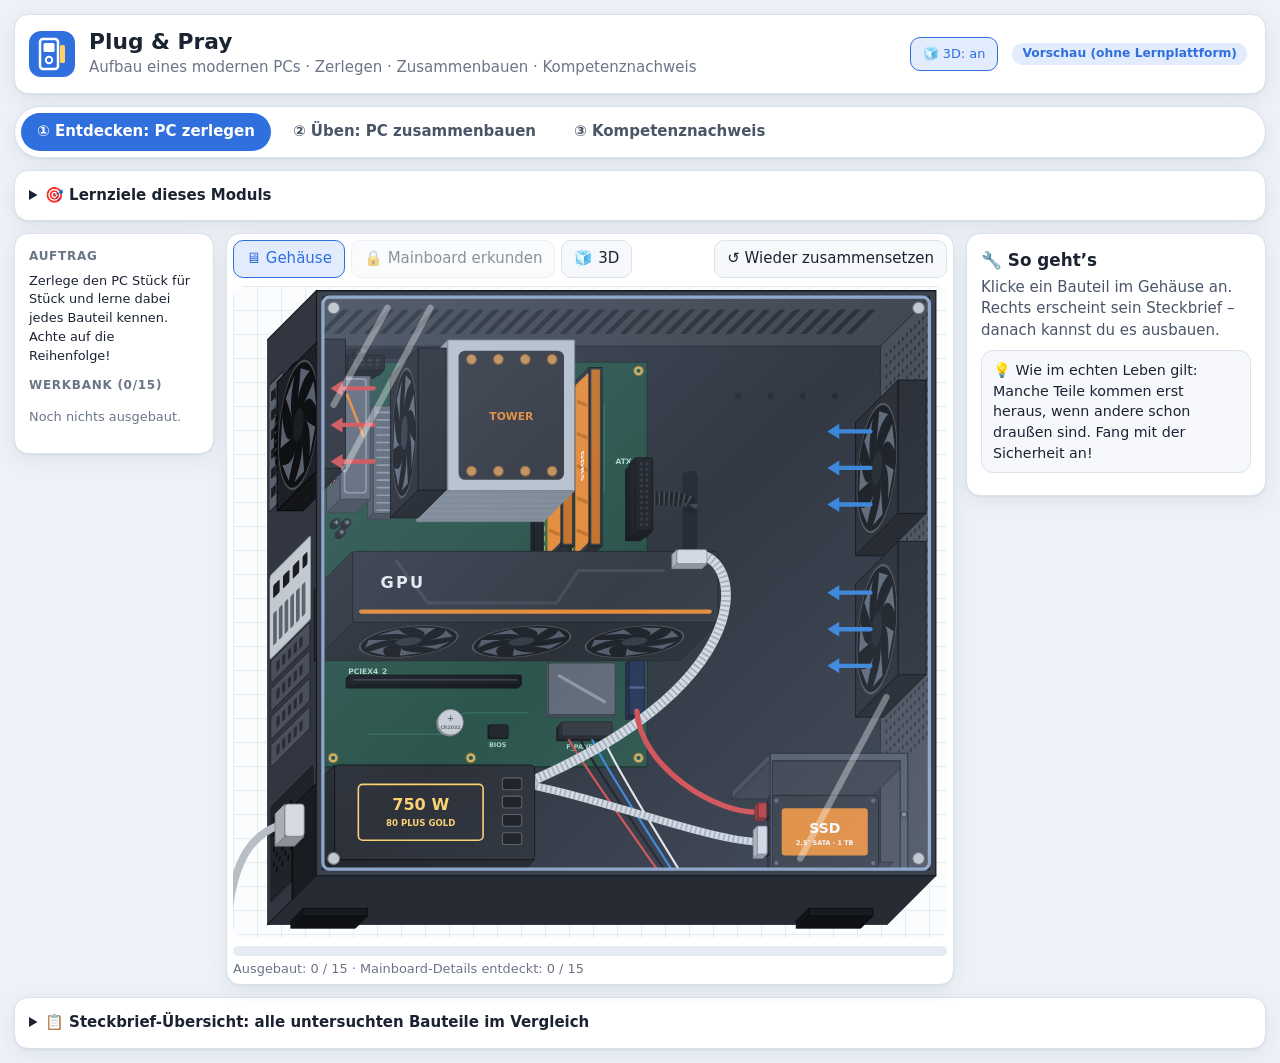
<file: packages/plug-and-pray/src/index.html>
<!DOCTYPE html>
<html lang="de">
<head>
<meta charset="utf-8">
<meta name="viewport" content="width=device-width, initial-scale=1">
<title>Plug &amp; Pray – Aufbau eines modernen PCs</title>
<style>
:root{
  --bg:#eef2f8; --card:#ffffff; --card2:#f6f8fc; --ink:#1b2333; --ink-soft:#4a5568; --muted:#6b7588; --line:#dbe2ec;
  --accent:#2f6fde; --accent-soft:#e3ecfd; --ok:#1f9d55; --ok-soft:#e2f5e9; --bad:#d64545; --bad-soft:#fde8e8;
  --warn:#b67d00; --warn-soft:#fff3d1; --wire:#7b879b; --canvas:#fbfcfe; --grid:#e6ebf3;
  --shadow:0 1px 2px rgba(20,30,50,.06),0 6px 20px rgba(20,30,50,.07); --r:14px;
}
/*@dark*/@media (prefers-color-scheme: dark){:root{
  --bg:#0e131b; --card:#161d28; --card2:#1c2431; --ink:#e6ebf2; --ink-soft:#b3bccb; --muted:#8b95a7; --line:#2a3443;
  --accent:#5b8ff0; --accent-soft:#1b2944; --ok:#3cc47a; --ok-soft:#14301f; --bad:#f06c6c; --bad-soft:#3a1d20;
  --warn:#e6b23a; --warn-soft:#352c14; --wire:#8592a8; --canvas:#111720; --grid:#1b2330;
  --shadow:0 1px 2px rgba(0,0,0,.3),0 6px 20px rgba(0,0,0,.3);}}/*@end*/
*{box-sizing:border-box}
html,body{margin:0;color:var(--ink);font-family:system-ui,-apple-system,"Segoe UI",Roboto,"Helvetica Neue",Arial,sans-serif;font-size:15px;line-height:1.45}
body{background:var(--bg)}
.app{max-width:1800px;margin:0 auto;padding:14px;background:var(--bg);min-height:100vh}
.card{background:var(--card);border:1px solid var(--line);border-radius:var(--r);box-shadow:var(--shadow);padding:14px}
.hdr{display:flex;align-items:center;gap:14px}
.hdr h1{font-size:1.45rem;margin:0;line-height:1.2}
.hdr p{margin:2px 0 0;color:var(--muted)}
.hdr .grow{flex:1;min-width:0}
.tabs{display:flex;gap:6px;padding:6px;margin:12px 0;border-radius:999px;flex-wrap:wrap}
.tabs button{border:0;border-radius:999px;background:transparent;padding:8px 16px;font-weight:700;color:var(--ink-soft)}
.tabs button:hover{background:var(--card2)}
.tabs button.active{background:var(--accent);color:#fff}
button{font:inherit;border-radius:10px;background:var(--card2);border:1px solid var(--line);color:var(--ink);padding:7px 12px;cursor:pointer}
button:hover{border-color:var(--accent)}
button.primary{background:var(--accent);border-color:var(--accent);color:#fff;font-weight:700}
button.active{background:var(--accent-soft);border-color:var(--accent);color:var(--accent)}
button:disabled{opacity:.5;cursor:not-allowed;border-color:var(--line)}
input[type=text]{font:inherit;padding:7px 10px;border-radius:10px;border:1px solid var(--line);background:var(--card2);color:var(--ink);width:100%}
select{font:inherit;padding:6px 8px;border-radius:10px;border:1px solid var(--line);background:var(--card2);color:var(--ink);max-width:100%}
details.lz{margin-bottom:12px}
details.lz summary,details.ov summary{cursor:pointer;font-weight:700}
.lzgrid{display:grid;grid-template-columns:repeat(auto-fit,minmax(220px,1fr));gap:10px;margin-top:10px}
.lzt{background:var(--card2);border:1px solid var(--line);border-radius:12px;padding:10px}
.lzt b{display:block;margin-bottom:2px}
.lzt span{color:var(--ink-soft);font-size:.92rem}
.work{display:grid;grid-template-columns:200px minmax(0,1fr) 300px;gap:12px;align-items:start}
@media (max-width:1150px){.work{grid-template-columns:200px minmax(0,1fr)}.work>.right{grid-column:1/-1}.part svg{width:60px;height:40px}}
@media (max-width:760px){.work{grid-template-columns:1fr}.tabs button{flex:1}}
@media (max-width:600px){.hdr{flex-wrap:wrap}.hdr .grow{flex:1 1 calc(100% - 64px)}.hdr h1{font-size:1.25rem}.tabs{border-radius:16px}.tabs button{flex:1 1 100%}}
.stage{padding:6px;position:relative}
.pop{position:absolute;left:14px;right:14px;top:56px;background:var(--card);border:2px solid var(--accent);border-radius:14px;padding:14px;box-shadow:0 10px 40px rgba(0,0,0,.25);z-index:5;max-width:560px;margin:0 auto}
.pop h3{margin:0 0 6px;font-size:1.05rem}
.stagebar{display:flex;gap:6px;flex-wrap:wrap;align-items:center;margin-bottom:8px}
.stagebar .sp{flex:1}
.pcsvg{width:100%;height:auto;max-height:calc(100vh - 120px);display:block;border-radius:12px;background-color:var(--canvas);background-image:linear-gradient(var(--grid) 1px,transparent 1px),linear-gradient(90deg,var(--grid) 1px,transparent 1px);background-size:24px 24px;touch-action:none;user-select:none;-webkit-user-select:none}
.subh{font-size:.8rem;text-transform:uppercase;letter-spacing:.06em;color:var(--muted);font-weight:700;margin:12px 0 6px}
.subh:first-child{margin-top:0}
.msg{border-radius:12px;padding:9px 11px;background:var(--card2);border:1px solid var(--line);margin:8px 0;font-size:.95rem}
.msg.ok{background:var(--ok-soft);border-color:var(--ok)}
.msg.bad{background:var(--bad-soft);border-color:var(--bad)}
.msg.warn{background:var(--warn-soft);border-color:var(--warn)}
.bar{height:10px;background:var(--grid);border-radius:999px;overflow:hidden;margin-top:8px}
.bar>i{display:block;height:100%;width:0;background:var(--accent);transition:width .4s}
.bar.ok>i{background:var(--ok)}.bar.warn>i{background:var(--warn)}.bar.bad>i{background:var(--bad)}
.chip{display:inline-block;padding:2px 10px;border-radius:999px;background:var(--accent-soft);color:var(--accent);font-size:.82rem;font-weight:700;margin:2px 4px 2px 0}
.chip.ok{background:var(--ok-soft);color:var(--ok)}.chip.bad{background:var(--bad-soft);color:var(--bad)}.chip.warn{background:var(--warn-soft);color:var(--warn)}
.good{background:var(--warn-soft);border:1px solid var(--warn);border-radius:12px;padding:9px 11px;margin-top:10px;font-size:.93rem}
.good b{display:block;margin-bottom:2px}
.info h3{margin:0 0 4px;font-size:1.12rem;display:flex;align-items:center;gap:8px}
.dot{width:12px;height:12px;border-radius:4px;display:inline-block;flex:none}
.info p.lead{margin:4px 0 8px;color:var(--ink-soft)}
.info ul{margin:6px 0;padding-left:18px}
.info li{margin:3px 0}
.muted{color:var(--muted)}
.small{font-size:.86rem}
.parts{max-height:680px;overflow:auto;padding-right:2px}
.part{display:flex;gap:8px;align-items:center;padding:7px;border:1px solid var(--line);border-radius:12px;background:var(--card2);margin-bottom:7px;padding-right:22px;cursor:grab;touch-action:pan-y;user-select:none;-webkit-user-select:none;position:relative}
.part:hover{border-color:var(--accent)}
.part.sel{border-color:var(--accent);background:var(--accent-soft);box-shadow:0 0 0 2px var(--accent) inset}
.part.used,.part.rej{opacity:.45;cursor:default}
.part.used:hover,.part.rej:hover{border-color:var(--line)}
.part.lock{opacity:.4;cursor:not-allowed}
.part svg{width:56px;height:38px;flex:none}
.part.big{flex-direction:column;align-items:stretch}
.part.big svg{width:100%;height:auto}
.figure{background:var(--canvas);border:1px solid var(--line);border-radius:12px;padding:6px 8px;margin:4px 0 8px}
.figure svg{width:100%;height:auto;display:block}
.legend{margin:4px 0 2px;padding-left:22px;font-size:.84rem}
.legend li{margin:2px 0}
.legend li::marker{color:#2f6fde;font-weight:800}
.part .pn{font-weight:700;font-size:.9rem;line-height:1.2;overflow-wrap:break-word}
.part .ps{font-size:.76rem;color:var(--ink-soft);line-height:1.25;margin-top:2px;overflow-wrap:break-word}
.part>div{min-width:0}
.part .badge{position:absolute;right:6px;top:4px;font-size:.8rem}
.ghost{position:fixed;left:0;top:0;pointer-events:none;z-index:9999;background:var(--card);border:2px solid var(--accent);border-radius:12px;padding:4px;box-shadow:var(--shadow);opacity:.92}
.ghost svg{width:110px;height:74px;display:block}
.steps{display:flex;gap:6px;flex-wrap:wrap;margin-bottom:12px;padding:8px}
.steps button{border-radius:999px;font-weight:600;font-size:.9rem}
.steps button.cur{background:var(--accent);border-color:var(--accent);color:#fff}
.steps button.done{background:var(--ok-soft);border-color:var(--ok);color:var(--ok)}
.tips button{margin:4px 0;width:100%;text-align:left}
.tip{background:var(--card2);border:1px dashed var(--line);border-radius:10px;padding:7px 10px;margin:4px 0;font-size:.93rem}
.opts{display:flex;flex-direction:column;gap:6px;margin:8px 0}
.opts button{text-align:left;line-height:1.3}
.opts button.right{background:var(--ok-soft);border-color:var(--ok)}
.opts button.wrong{background:var(--bad-soft);border-color:var(--bad)}
.btnrow{display:flex;gap:8px;flex-wrap:wrap;margin-top:8px}
table.cmp{width:100%;border-collapse:collapse;font-size:.9rem}
table.cmp th,table.cmp td{border-bottom:1px solid var(--line);padding:6px 8px;text-align:left;vertical-align:top}
table.cmp th{font-size:.8rem;text-transform:uppercase;letter-spacing:.04em;color:var(--muted)}
table.cmp td.unk{color:var(--muted);font-style:italic}
.tblwrap{overflow-x:auto}
.auftrag{background:var(--card2);border:1px solid var(--line);border-radius:12px;padding:9px 11px;font-size:.88rem}
.auftrag b{display:block;margin-bottom:4px}
.auftrag ul{margin:0;padding-left:16px}
.kn-intro{max-width:820px;margin:0 auto}
.q{max-width:820px;margin:0 auto}
.q h3{margin:6px 0 10px;font-size:1.1rem}
.q .qsvg{max-width:520px;margin:6px auto;display:block;width:100%}
.match{display:grid;grid-template-columns:minmax(0,1fr) minmax(0,1.6fr);gap:8px 10px;align-items:center;margin:8px 0}
.match .l{font-weight:600}
.lzrow{display:grid;grid-template-columns:minmax(0,1.3fr) minmax(0,1fr) 110px;gap:10px;align-items:center;padding:8px 0;border-bottom:1px solid var(--line)}
.lzrow .bar{margin-top:0}
@media (max-width:600px){.lzrow{grid-template-columns:1fr}.match{grid-template-columns:1fr}}
.big{font-size:2.2rem;font-weight:800;line-height:1}
.resgrid{display:flex;gap:16px;align-items:center;flex-wrap:wrap}
.proto{font-size:.88rem}
.proto td:first-child{width:28px}
svg .comp{cursor:pointer}
svg .comp:hover{filter:drop-shadow(0 0 5px #ffd166)}
svg .comp.sel{filter:drop-shadow(0 0 6px #ffd166) drop-shadow(0 0 3px #ffd166)}
svg .hot{fill:transparent;stroke:transparent;stroke-width:2;cursor:pointer}
svg .hot:hover{fill:rgba(255,209,102,.22);stroke:#ffd166}
svg .hot.seen{stroke:rgba(255,209,102,.55);stroke-dasharray:4 3}
svg .hot.cur{fill:rgba(255,209,102,.3);stroke:#ffd166}
svg .zone{fill:rgba(47,111,222,.16);stroke:#2f6fde;stroke-width:2;stroke-dasharray:6 4;pointer-events:none}
svg .zone.near{fill:rgba(47,111,222,.38);stroke-width:3}
svg .lbl{font:700 13px system-ui,-apple-system,"Segoe UI",Roboto,Arial,sans-serif;paint-order:stroke;stroke:var(--canvas);stroke-width:4px;fill:var(--ink);pointer-events:none}
svg .mono{font-family:ui-monospace,Menlo,Consolas,monospace}
svg .fade{transition:transform .38s ease-in,opacity .38s ease-in}
.v3wrap{position:relative}
.v3cv{aspect-ratio:664/606;cursor:grab}
.v3cv:active{cursor:grabbing}
.v3bar{position:absolute;right:8px;top:8px;display:flex;gap:4px}
.v3bar button{padding:4px 9px;background:var(--card);box-shadow:var(--shadow)}
.v3hint{position:absolute;left:8px;bottom:8px;font-size:.78rem;color:var(--ink-soft);background:var(--card);border:1px solid var(--line);padding:2px 8px;border-radius:8px;pointer-events:none;opacity:.92}
.v3part{width:100%;aspect-ratio:4/3;display:block;border-radius:12px;background:var(--canvas);border:1px solid var(--line);touch-action:none;cursor:grab;margin:4px 0 8px}
.noprint{}
/*@print*/@media print{.tabs,.hdr .chip,.noprint,details.lz{display:none!important}.app{background:#fff}.card{box-shadow:none}}/*@end*/
</style>
</head>
<body>
<div class="app">
  <header class="hdr card">
    <svg width="46" height="46" viewBox="0 0 46 46" aria-hidden="true">
      <rect width="46" height="46" rx="12" fill="#2f6fde"/>
      <rect x="11" y="8" width="18" height="30" rx="3" fill="none" stroke="#fff" stroke-width="2.5"/>
      <rect x="14.5" y="12" width="11" height="9" rx="1.5" fill="#fff"/>
      <circle cx="20" cy="29" r="3.2" fill="none" stroke="#fff" stroke-width="2"/>
      <rect x="31" y="14" width="5" height="18" rx="1.5" fill="#ffd166"/>
    </svg>
    <div class="grow">
      <h1>Plug &amp; Pray</h1>
      <p>Aufbau eines modernen PCs · Zerlegen · Zusammenbauen · Kompetenznachweis</p>
    </div>
    <button id="t3d" class="small" hidden title="3D-Ansichten ein- oder ausschalten">🧊 3D: an</button>
    <span class="chip" id="scormChip">Vorschau</span>
  </header>

  <nav class="tabs card" id="tabs">
    <button data-tab="exp" class="active">① Entdecken: PC zerlegen</button>
    <button data-tab="ueb">② Üben: PC zusammenbauen</button>
    <button data-tab="kn">③ Kompetenznachweis</button>
  </nav>

  <details class="card lz" id="lzCard">
    <summary>🎯 Lernziele dieses Moduls</summary>
    <div class="lzgrid" id="lzGrid"></div>
  </details>

  <section id="tab-exp" class="tab">
    <div class="work">
      <aside class="left card" id="expLeft"></aside>
      <div class="stage card">
        <div class="stagebar">
          <button id="expViewCase" class="active">🖥 Gehäuse</button>
          <button id="expViewBoard" disabled>🔒 Mainboard erkunden</button>
          <span class="sp"></span>
          <button id="expReset">↺ Wieder zusammensetzen</button>
        </div>
        <svg id="expSvg" class="pcsvg" viewBox="0 -22 664 606" role="img" aria-label="PC zum Zerlegen"></svg>
        <div class="bar"><i id="expBar"></i></div>
        <div class="small muted" id="expStat" style="margin-top:4px"></div>
      </div>
      <aside class="right card info" id="expInfo"></aside>
    </div>
    <details class="card ov" style="margin-top:12px">
      <summary>📋 Steckbrief-Übersicht: alle untersuchten Bauteile im Vergleich</summary>
      <div class="tblwrap" id="expTable" style="margin-top:8px"></div>
    </details>
  </section>

  <section id="tab-ueb" class="tab" hidden>
    <div class="card steps" id="uebSteps"></div>
    <div class="work">
      <aside class="left card" id="uebLeft"></aside>
      <div class="stage card">
        <div class="stagebar">
          <span class="small muted" id="uebHint">Ziehe ein Teil aus der Teilekiste an seinen Platz – oder tippe erst das Teil, dann den Platz an.</span>
          <span class="sp"></span>
          <button id="uebReset">↺ Übung neu starten</button>
        </div>
        <svg id="uebSvg" class="pcsvg" viewBox="0 -22 664 606" role="img" aria-label="PC zum Zusammenbauen"></svg>
      </div>
      <aside class="right card info" id="uebRight"></aside>
    </div>
  </section>

  <section id="tab-kn" class="tab" hidden>
    <div id="knRoot"></div>
  </section>

  <div class="ghost" id="ghost" hidden></div>
</div>
<script>
var ROOT = document;
var $ = function(s, r){ return (r || ROOT).querySelector(s); };
var $$ = function(s, r){ return Array.prototype.slice.call((r || ROOT).querySelectorAll(s)); };
var NS = 'http://www.w3.org/2000/svg';

/* ---------- Helfer ---------- */
function S_(tag, a, p){ var e = document.createElementNS(NS, tag); if (a) for (var k in a) e.setAttribute(k, a[k]); if (p) p.appendChild(e); return e; }
function R(p, r, a){ a = a || {}; a.x = r.x; a.y = r.y; a.width = r.w; a.height = r.h; return S_('rect', a, p); }
function T(p, x, y, s, a){ a = a || {}; a.x = x; a.y = y; var t = S_('text', a, p); t.textContent = s; return t; }
function G(p, a){ return S_('g', a || {}, p); }
function pad(r, d){ return { x: r.x - d, y: r.y - d, w: r.w + 2 * d, h: r.h + 2 * d }; }
function H(tag, cls, html){ var e = document.createElement(tag); if (cls) e.className = cls; if (html != null) e.innerHTML = html; return e; }
function esc(s){ return String(s).replace(/[&<>"]/g, function(c){ return { '&': '&amp;', '<': '&lt;', '>': '&gt;', '"': '&quot;' }[c]; }); }
function shuffle(a){ a = a.slice(); for (var i = a.length - 1; i > 0; i--){ var j = Math.floor(Math.random() * (i + 1)); var t = a[i]; a[i] = a[j]; a[j] = t; } return a; }
function pick(a){ return a[Math.floor(Math.random() * a.length)]; }
function clear(n){ while (n && n.firstChild) n.removeChild(n.firstChild); }
function svgPoint(svg, cx, cy, ref){ var pt = svg.createSVGPoint(); pt.x = cx; pt.y = cy; var m = (ref || svg).getScreenCTM(); return m ? pt.matrixTransform(m.inverse()) : { x: -1, y: -1 }; }
function inR(r, x, y, d){ d = d || 0; return x >= r.x - d && x <= r.x + r.w + d && y >= r.y - d && y <= r.y + r.h + d; }

/* ---------- SCORM 1.2 ---------- */
var SC = { api: null, ok: false, done: false };
function findAPI(win){
  var n = 0;
  try {
    while (win && !win.API && win.parent && win.parent !== win && n < 12){ n++; win = win.parent; }
    return (win && win.API) ? win.API : null;
  } catch (e){ return null; }
}
function scGet(k){ try { return SC.ok ? String(SC.api.LMSGetValue(k)) : ''; } catch (e){ return ''; } }
function scSet(k, v){ try { if (SC.ok) SC.api.LMSSetValue(k, String(v)); } catch (e){} }
function scCommit(){ try { if (SC.ok) SC.api.LMSCommit(''); } catch (e){} }
function scInit(){
  var a = findAPI(window);
  try { if (!a && window.opener) a = findAPI(window.opener); } catch (e){}
  if (a){
    SC.api = a;
    try { SC.ok = String(a.LMSInitialize('')) === 'true'; } catch (e){ SC.ok = false; }
  }
  var raw = '';
  if (SC.ok){
    raw = scGet('cmi.suspend_data');
    var st = scGet('cmi.core.lesson_status');
    if (st === '' || st === 'not attempted') scSet('cmi.core.lesson_status', 'incomplete');
    scSet('cmi.core.exit', 'suspend');
    var nm = scGet('cmi.core.student_name');
    if (nm && !STORE.name){ var parts = nm.split(','); STORE.name = parts.length === 2 ? (parts[1].trim() + ' ' + parts[0].trim()) : nm; }
    scCommit();
  } else {
    try { raw = localStorage.getItem('pc-aufbau-v1') || ''; } catch (e){}
  }
  if (raw){ try { var d = JSON.parse(raw); for (var k in d) STORE[k] = d[k]; } catch (e){} }
  var chip = $('#scormChip');
  chip.textContent = SC.ok ? 'SCORM verbunden ✓' : 'Vorschau (ohne Lernplattform)';
  chip.className = 'chip' + (SC.ok ? ' ok' : '');
}
function save(){
  var s = JSON.stringify(STORE);
  if (SC.ok){ scSet('cmi.suspend_data', s.slice(0, 4000)); scCommit(); }
  else { try { localStorage.setItem('pc-aufbau-v1', s); } catch (e){} }
}
function scReport(score){
  var best = STORE.best == null ? -1 : STORE.best;
  if (score > best){ STORE.best = score; best = score; }
  if (SC.ok){
    scSet('cmi.core.score.min', 0); scSet('cmi.core.score.max', 100);
    scSet('cmi.core.score.raw', best);
    scSet('cmi.core.lesson_status', best >= PASS ? 'passed' : 'failed');
  }
  save();
}
function scFinish(){
  if (!SC.ok || SC.done) return; SC.done = true;
  try { SC.api.LMSCommit(''); SC.api.LMSFinish(''); } catch (e){}
}
window.addEventListener('pagehide', scFinish);
window.addEventListener('beforeunload', scFinish);

var PASS = 70;
var STORE = { seen: [], expDone: false, ueb: [], best: null, tries: 0, name: '' };

/* ---------- Lernziele ---------- */
var LZ = [
  { id: 'LZ1', t: 'Komponenten erkennen', d: 'Ich erkenne die Komponenten eines modernen PCs – auch in anderer Bauform – und benenne sie fachlich korrekt.' },
  { id: 'LZ2', t: 'Funktionen beschreiben', d: 'Ich beschreibe die wesentliche Aufgabe jeder Komponente und wichtige Kennzahlen.' },
  { id: 'LZ3', t: 'Steckplätze & Anschlüsse', d: 'Ich ordne Bauteile und Stromkabel den richtigen Steckplätzen und Anschlüssen zu.' },
  { id: 'LZ4', t: 'Sicher & in sinnvoller Reihenfolge', d: 'Ich baue sicher (Strom, ESD) und in sinnvoller Reihenfolge ein und aus – inklusive Wärmeleitpaste und Airflow.' },
  { id: 'LZ5', t: 'Kompatibilität prüfen', d: 'Ich wähle passende Teile nach Kundenauftrag aus: Sockel, RAM-Typ, Formfaktor, Grafikkartenlänge, Netzteilleistung.' }
];
var LZ_TIP = {
  LZ1: 'Zerlege den PC unter ① noch einmal und erkunde das Mainboard auf der Werkbank. Achte darauf, wie Bauteile in anderer Bauform aussehen (z. B. AIO-Kühler statt Tower-Kühler).',
  LZ2: 'Lies in ① die Steckbriefe und vergleiche sie in der Steckbrief-Übersicht. Erkläre jemandem die Aufgabe jedes Teils in einem Satz.',
  LZ3: 'Erkunde in ① die Board-Details (Sockel, Slots, Stecker) und baue in ② Aufgabe 4, 6 und 7 noch einmal – zähl bei Steckern die Pins.',
  LZ4: 'Wiederhole ② Aufgabe 1, 5 und 7: Strom/ESD, Reihenfolge (RAM vor Tower-Kühler, SSD vor GPU), Wärmeleitpaste und Luftrichtung.',
  LZ5: 'Wiederhole ② Aufgabe 1, 3, 4 und 6 – vergleiche jede Teilekarte mit dem Kundenauftrag: Sockel, DDR-Generation, DIMM/SO-DIMM, Länge, Watt.'
};

/* ---------- Kategorienfarben ---------- */
var CAT = { strom: '#d64545', board: '#2f9e5b', cpu: '#e8862a', speicher: '#8e5bd6', gpu: '#2f7fd6', gehaeuse: '#14958a' };

/* ---------- Steckbriefe der Komponenten ---------- */
var INFO = {
  power: { name: 'Netzkabel & Sicherheit', cat: 'strom',
    lead: 'Bevor du einen PC öffnest, wird er vollständig vom Stromnetz getrennt.',
    facts: ['Netzteilschalter auf „0“ und Netzkabel ziehen – im „ausgeschalteten“ Zustand liegen am Mainboard sonst noch 5 V Standby-Spannung an.',
      'Danach einmal kurz den Power-Knopf drücken: Die Restladung in den Kondensatoren wird abgebaut.',
      'ESD-Schutz: Antistatik-Armband an blankem Gehäusemetall erden oder dich vorher am Gehäuse entladen. Eine Entladung kann Chips beschädigen, ohne dass du sie spürst.'],
    chips: ['230 V AC', 'Kaltgerätestecker C13/C14', '5 V Standby'],
    good: 'Ein Netzteil wird nie geöffnet – auch ausgesteckt können seine Kondensatoren gefährlich hohe Spannung speichern.',
    row: ['Verbindung zum Stromnetz', 'Kaltgerätebuchse (C14) am Netzteil', '230 V, 50 Hz'] },
  panel: { name: 'Gehäuse & Seitenteil', cat: 'gehaeuse',
    lead: 'Das Gehäuse trägt alle Komponenten, schützt sie und lenkt den Luftstrom.',
    facts: ['Ein ATX-Midi-Tower nimmt ATX-, Micro-ATX- und Mini-ITX-Mainboards auf – die Bohrungen liegen im selben Raster.',
      'Abstandshalter (Standoffs) halten das Mainboard auf Abstand zum Blech – sonst gäbe es einen Kurzschluss.',
      'Wichtige Maße beim Kauf: maximale Grafikkartenlänge, maximale Kühlerhöhe, Netzteillänge und Plätze für Lüfter/Radiatoren.'],
    chips: ['ATX / mATX / ITX', 'Glas-Seitenteil', 'Staubfilter'],
    good: 'Glas-Seitenteile sind schwer und zerbrechlich: beim Abnehmen festhalten und weich ablegen.',
    row: ['Trägt und schützt die Teile, führt die Luft', 'Bohrraster für Mainboards (ATX/mATX/ITX)', 'max. GPU-Länge, max. Kühlerhöhe'] },
  fans: { name: 'Gehäuselüfter', cat: 'gehaeuse',
    lead: 'Gehäuselüfter tauschen warme Luft im Gehäuse gegen kühle Außenluft aus.',
    facts: ['Typische Größen: 120 mm und 140 mm.',
      'Bewährt: vorne (und unten) Luft hinein = Einlass, hinten (und oben) hinaus = Auslass. Warme Luft steigt ohnehin nach oben.',
      'Etwas mehr Einlass als Auslass erzeugt leichten Überdruck – dann kommt Staub hauptsächlich durch die Filter herein.',
      'Die Drehzahl regelt das Mainboard über den 4-Pin-PWM-Anschluss (SYS_FAN).'],
    chips: ['120 / 140 mm', '4-Pin PWM', 'vorne Einlass'],
    good: 'Die Blasrichtung erkennst du am Rahmen: Auf der Seite mit den Streben (Halterung des Motors) bläst die Luft heraus. Viele Lüfter haben zusätzlich Pfeile am Rahmen.',
    row: ['Luftaustausch: kühle Luft rein, Abwärme raus', '4-Pin-Lüfteranschluss (SYS_FAN)', '120/140 mm, U/min, Luftdurchsatz'] },
  cables: { name: 'Mainboard-Kabel (ATX, EPS, Front-Panel)', cat: 'strom',
    lead: 'Über diese Stecker bekommen Mainboard und CPU ihren Strom vom Netzteil, dazu kommen die Kabel der Gehäusetasten.',
    facts: ['24-Pin ATX: Hauptversorgung des Mainboards (12 V, 5 V, 3,3 V).',
      '8-Pin EPS12V (oft 4+4): Versorgung der CPU – sitzt oben links am Mainboard, nahe den Spannungswandlern.',
      'Die Front-Panel-Kabel verbinden Power-Taste, Reset und LEDs des Gehäuses mit dem Header F_PANEL.',
      'Grafikkarte und SATA-SSD haben eigene Kabel – die steckst du einzeln ab.'],
    chips: ['24-Pin ATX', '8-Pin EPS', 'F_PANEL'],
    good: 'Stecker immer gerade und vollständig einstecken, bis die Rastnase einrastet. Beim Abziehen die Rastnase eindrücken und am Stecker ziehen, nie am Kabel.',
    row: ['Strom für Mainboard und CPU, Gehäusetasten', '24-Pin ATX, 8-Pin EPS, F_PANEL', '24 + 8 Pins'] },
  gpucable: { name: 'Grafikkarten-Stromkabel (12V-2x6)', cat: 'strom',
    lead: 'Dieses Kabel versorgt die Grafikkarte direkt vom Netzteil – der PCIe-Slot allein liefert zu wenig Strom.',
    facts: ['12V-2x6 (16-polig, ATX 3.1): 12 Strom-Pins plus 4 kleine Signal-Pins, bis 600 W.',
      'Über die Signal-Pins erfährt die Grafikkarte, wie viel Leistung das Netzteil liefern darf.',
      'Ältere Karten nutzen einen oder mehrere 6+2-Pin-PCIe-Stecker (je bis 150 W).'],
    chips: ['12V-2x6', '16-polig', 'bis 600 W'],
    good: 'Ein halb steckender 12V-2x6-Stecker kann wegen der hohen Ströme überhitzen. Immer ganz einstecken, bis er einrastet.',
    row: ['Strom für die Grafikkarte', '12V-2x6 an der Grafikkarte', 'bis 600 W'] },
  sdata: { name: 'SATA-Datenkabel', cat: 'speicher',
    lead: 'Das SATA-Datenkabel verbindet die 2,5″-SSD mit einer SATA-Buchse am Mainboard. Darüber laufen die Daten, kein Strom.',
    facts: ['7-polig, flach, L-förmig codiert: passt nur in einer Richtung.',
      'Viele Kabel haben eine Metall-Rastnase. Vor dem Abziehen eindrücken!',
      'SATA III überträgt ≈ 6 Gbit/s, nutzbar sind rund 550 MB/s.'],
    chips: ['7-polig', 'SATA III', 'Mainboard ↔ SSD'],
    good: 'Gewinkelte Stecker (90°) helfen, wenn neben der Buchse am Mainboard wenig Platz ist, etwa unter einer langen Grafikkarte.',
    row: ['Datenverbindung SSD ↔ Mainboard', 'SATA-Buchse am Mainboard + SSD', '≈ 6 Gbit/s'] },
  spwr: { name: 'SATA-Stromkabel', cat: 'strom',
    lead: 'Das SATA-Stromkabel kommt vom Netzteil und versorgt die 2,5″-SSD mit Strom.',
    facts: ['15-polig, breiter als der Datenstecker, ebenfalls L-förmig codiert.',
      'Es liefert 12 V, 5 V und 3,3 V. Eine 2,5″-SSD braucht davon nur 5 V.',
      'An einem Strang des Netzteils hängen meist mehrere SATA-Stecker hintereinander.'],
    chips: ['15-polig', '5 V / 12 V', 'vom Netzteil'],
    good: 'Ältere 4-polige Molex-Stecker passen nicht an SATA-Laufwerke. Dafür gibt es Adapter, die aber als Brandrisiko gelten.',
    row: ['Strom für SATA-Laufwerke', 'SATA-Stromanschluss an der SSD', '15 Pins, 5 V für SSDs'] },
  gpu: { name: 'Grafikkarte (GPU)', cat: 'gpu',
    lead: 'Die Grafikkarte berechnet die Bilder für den Monitor – sie ist Spezialistin für sehr viele gleichartige Rechnungen gleichzeitig.',
    facts: ['Tausende kleine Rechenkerne arbeiten parallel – ideal für 3D-Grafik, Videobearbeitung und KI.',
      'Sie hat eigenen, sehr schnellen Grafikspeicher (VRAM, z. B. 12–16 GB GDDR7).',
      'Steckplatz: PCIe x16 – in der Regel der oberste, direkt mit der CPU verbundene Slot.',
      'Der Slot selbst liefert höchstens 75 W, den Rest bekommt die Karte über eigene Stromkabel vom Netzteil.'],
    chips: ['PCIe 5.0 x16', 'GDDR7-VRAM', '150–575 W'],
    good: 'Den Monitor an die Grafikkarte anschließen – nicht an die Buchsen am Mainboard. Beim Ausbau zuerst die Verriegelung am Ende des PCIe-Slots lösen.',
    row: ['Berechnet Bilder, viele Rechnungen parallel (auch KI)', 'PCIe-x16-Slot + 12V-2x6-Stromstecker', 'VRAM (GB), Leistung (W), Länge (mm)'] },
  ssd: { name: 'SSD (M.2, NVMe)', cat: 'speicher',
    lead: 'Die SSD speichert Betriebssystem, Programme und Dateien dauerhaft – auch ohne Strom.',
    facts: ['Gespeichert wird in NAND-Flash-Chips – ohne bewegliche Teile.',
      'M.2 ist der Formfaktor (die Steckkarte), NVMe das Protokoll über PCIe. „2280“ bedeutet 22 mm breit, 80 mm lang.',
      'Befestigt wird sie mit einer kleinen Schraube oder einem Clip am Ende des Slots.',
      'Der M.2-Slot liegt oft unter der Grafikkarte – dann muss die GPU zuerst heraus.'],
    chips: ['M.2 2280', 'PCIe 4.0 x4 ≈ 7 GB/s', 'PCIe 5.0 x4 ≈ 14 GB/s'],
    good: 'Zum Vergleich: SATA-SSD ≈ 0,55 GB/s, Festplatte (HDD) ≈ 0,2 GB/s. Eine NVMe-SSD ist also mehr als zehnmal so schnell wie eine SATA-SSD.',
    row: ['Nichtflüchtiger Massenspeicher (System, Programme, Daten)', 'M.2-Slot (Key M), PCIe/NVMe', 'Kapazität (TB), Lesen/Schreiben (GB/s)'] },
  sata: { name: 'SSD (2,5″, SATA)', cat: 'speicher',
    lead: 'Die klassische SATA-SSD speichert Daten dauerhaft wie die M.2-SSD, steckt aber nicht direkt im Mainboard, sondern hängt an zwei Kabeln.',
    facts: ['Formfaktor 2,5″ (≈ 100 × 70 × 7 mm) – so groß wie eine Notebook-Festplatte. Innen sitzen dieselben NAND-Flash-Chips wie bei der M.2-SSD.',
      'Zwei Anschlüsse: SATA-Daten (7-polig, Kabel zum Mainboard) und SATA-Strom (15-polig, Kabel vom Netzteil).',
      'SATA III schafft ≈ 6 Gbit/s, nutzbar sind rund 550 MB/s – die Schnittstelle bremst, nicht der Flash-Speicher.',
      'Typischer Einsatz heute: günstiger Zusatzspeicher, z. B. für Spiele oder Fotos, oder zum Aufrüsten älterer PCs ohne M.2-Slot.'],
    chips: ['2,5″', 'SATA III ≈ 0,55 GB/s', 'Daten + Strom'],
    good: 'Die Stecker sind L-förmig codiert und passen nur in einer Richtung. Beim Abziehen am Stecker ziehen, nie am Kabel – die Rastnase am Datenstecker vorher eindrücken.',
    row: ['Nichtflüchtiger Zusatzspeicher (Daten, Spiele)', 'SATA-Datenkabel zum Mainboard + SATA-Strom vom Netzteil', 'Kapazität (TB), ≈ 550 MB/s'] },
  cooler: { name: 'CPU-Kühler', cat: 'cpu',
    lead: 'Der Kühler transportiert die Abwärme der CPU weg – ohne ihn würde sie sich in Sekunden drosseln oder abschalten.',
    facts: ['Tower-Luftkühler: Heatpipes leiten die Wärme in einen Lamellenblock, ein Lüfter bläst sie weg.',
      'Alternative AIO-Wasserkühlung („All-in-One“): Pumpe auf der CPU, die Flüssigkeit trägt die Wärme zu einem Radiator mit Lüftern.',
      'Zwischen CPU und Kühler gehört Wärmeleitpaste: Sie füllt winzige Unebenheiten, in denen sonst schlecht leitende Luft wäre.',
      'Der Kühlerlüfter wird am Header CPU_FAN angeschlossen.'],
    chips: ['Wärmeleitpaste', 'CPU_FAN', 'Kühlleistung in W'],
    good: 'Ein großer Tower-Kühler verdeckt oft den ersten RAM-Slot und dessen Clips. Deshalb den RAM vor dem Kühler einbauen.',
    row: ['Führt die Abwärme der CPU ab', 'Halterung am Sockel, Lüfter an CPU_FAN', 'Kühlleistung (W), Bauhöhe (mm)'] },
  ram: { name: 'Arbeitsspeicher (RAM)', cat: 'speicher',
    lead: 'Im Arbeitsspeicher liegen die Programme und Daten, mit denen die CPU gerade arbeitet.',
    facts: ['RAM ist flüchtig: Beim Ausschalten ist der Inhalt weg.',
      'Viel schneller als eine SSD, aber kleiner – typisch sind 16–64 GB.',
      'Desktop-Module heißen DIMM (DDR5: 288 Kontakte), Notebook-Module SO-DIMM. DDR4 und DDR5 haben die Kerbe an unterschiedlicher Stelle – sie lassen sich nicht vertauschen.',
      'Dual-Channel: Zwei Module gehören laut Handbuch meist in A2 und B2 – den 2. und 4. Slot vom Sockel aus.'],
    chips: ['DDR5-6000', '2 × 16 GB', 'Dual-Channel'],
    good: 'Zum Ausbauen die Halteclips am Slot nach außen drücken – das Modul hebt sich dann leicht an.',
    row: ['Kurzzeitspeicher für laufende Programme (flüchtig)', 'DIMM-Slots (DDR5, 288-polig)', 'Kapazität (GB), Takt (MT/s), Latenz (CL)'] },
  cpu: { name: 'Prozessor (CPU)', cat: 'cpu',
    lead: 'Die CPU führt die Befehle aller Programme aus und steuert die Abläufe im PC.',
    facts: ['Mehrere Kerne arbeiten gleichzeitig; manche Kerne bearbeiten zwei Threads (SMT bzw. Hyper-Threading).',
      'Kennzahlen: Kerne/Threads, Takt in GHz, Cache in MB, Leistungsaufnahme (TDP) in W.',
      'Der Sockel muss passen, z. B. AMD AM5 oder Intel LGA1851. LGA heißt: Die Pins sitzen im Sockel, die CPU hat nur Kontaktflächen.',
      'Viele CPUs haben eine einfache integrierte Grafik (iGPU).'],
    chips: ['Sockel AM5 / LGA1851', '6–24 Kerne', 'bis ≈ 5,7 GHz'],
    good: 'Beim Einsetzen das kleine Dreieck auf der CPU an der Markierung am Sockel ausrichten und die CPU ohne Druck einlegen. Die Pins im Sockel verbiegen sehr leicht!',
    row: ['Führt Programmbefehle aus, steuert die Abläufe', 'CPU-Sockel (z. B. AM5, LGA1851)', 'Kerne/Threads, GHz, Cache, TDP'] },
  psu: { name: 'Netzteil (PSU)', cat: 'strom',
    lead: 'Das Netzteil wandelt die Netzspannung (230 V Wechselspannung) in die Gleichspannungen um, die der PC braucht.',
    facts: ['Ausgänge: vor allem 12 V (CPU, Grafikkarte), außerdem 5 V und 3,3 V.',
      'Die Nennleistung (z. B. 750 W) muss für alle Komponenten plus Reserve reichen.',
      'Effizienz-Label wie „80 PLUS Gold“: Rund 90 % der aufgenommenen Energie kommen beim PC an, der Rest wird zu Wärme.',
      'ATX-3.1-Netzteile bringen den 12V-2x6-Stecker für moderne Grafikkarten mit. Bei modularen Netzteilen steckt man nur die benötigten Kabel an.'],
    chips: ['750 W', '80 PLUS Gold', 'ATX 3.1'],
    good: 'Sitzt das Netzteil unten über einem Staubfilter, zeigt sein Lüfter nach unten: So saugt es kühle Luft von außen an.',
    row: ['Wandelt 230 V AC in 12 V / 5 V / 3,3 V DC', 'liefert 24-Pin, 8-Pin EPS, 12V-2x6, SATA', 'Leistung (W), Effizienz (80 PLUS)'] },
  board: { name: 'Mainboard (Hauptplatine)', cat: 'board',
    lead: 'Das Mainboard verbindet alle Komponenten miteinander – die „Verkehrszentrale“ des PCs.',
    facts: ['Es stellt die Steckplätze bereit: CPU-Sockel, RAM-Slots, PCIe-Slots, M.2-Slots, SATA-Anschlüsse.',
      'Der Chipsatz stellt zusätzliche Anschlüsse bereit (USB, SATA, weitere PCIe-Lanes) und ist mit der CPU verbunden.',
      'Die Spannungswandler (VRM) erzeugen aus 12 V die niedrige Kernspannung der CPU (≈ 1–1,4 V).',
      'Im Flash-Chip steckt die Firmware (UEFI/BIOS), die den PC startet.'],
    chips: ['ATX: 305 × 244 mm', 'Chipsatz', 'UEFI'],
    good: 'Ausgebaut liegt das Mainboard auf der Werkbank: Klick oben auf „🔍 Mainboard erkunden“ und entdecke alle Steckplätze und Anschlüsse.',
    row: ['Verbindet alle Komponenten, stellt Steckplätze bereit', 'Formfaktor (ATX/mATX/ITX), Sockel, Chipsatz', 'Sockel, Chipsatz, Anzahl Slots'] }
};
var EXP_ORDER = ['power', 'panel', 'fans', 'gpucable', 'sdata', 'spwr', 'cables', 'gpu', 'ssd', 'sata', 'cooler', 'ram', 'cpu', 'psu', 'board'];
var EXP_DEPS = { power: [], panel: ['power'], fans: ['panel'], cables: ['panel'], gpucable: ['panel'], sdata: ['panel'], spwr: ['panel'], cooler: ['panel'], gpu: ['gpucable'], ssd: ['gpu'], ram: ['cooler'], cpu: ['cooler'],
  sata: ['sdata', 'spwr'], psu: ['cables', 'gpucable', 'spwr'], board: ['gpu', 'ssd', 'ram', 'cpu', 'cables', 'sdata'] };
var EXP_CABLE = { cables: 1, gpucable: 1, sdata: 1, spwr: 1 };
var EXP_WHY = {
  panel: 'Erst den Strom trennen – das Netzkabel steckt noch!',
  fans: 'Das Seitenteil ist noch zu.', cables: 'Das Seitenteil ist noch zu.', cooler: 'Das Seitenteil ist noch zu.',
  gpucable: 'Das Seitenteil ist noch zu.', sdata: 'Das Seitenteil ist noch zu.', spwr: 'Das Seitenteil ist noch zu.',
  gpu: 'An der Grafikkarte steckt noch das 12V-2x6-Stromkabel.',
  ssd: 'Der M.2-Slot liegt unter der Grafikkarte – die muss zuerst raus.',
  ram: 'Der große Tower-Kühler verdeckt den ersten RAM-Slot und die Clips.',
  cpu: 'Auf der CPU sitzt noch der Kühler.',
  psu: 'Am Netzteil hängen noch die Stromkabel.',
  sata: 'An der SSD stecken noch das SATA-Datenkabel und das SATA-Stromkabel.',
  board: 'Auf dem Mainboard steckt noch etwas.'
};

/* ---------- Mainboard-Details (Werkbank & Hotspot-Fragen) ---------- */
var HOT = {
  socket: { n: 'CPU-Sockel', d: 'Hier sitzt der Prozessor. Bei LGA-Sockeln (AM5, LGA1851) stecken die Pins im Sockel; ein Hebel mit Andruckrahmen hält die CPU fest. Das Dreieck markiert die Einbaulage.' },
  dimm: { n: 'DIMM-Slots (RAM)', d: 'Vier Steckplätze für DDR5-Module, beschriftet A1, A2, B1, B2. Für Dual-Channel mit zwei Modulen: A2 und B2 – der 2. und 4. Slot vom Sockel aus.' },
  pcie16: { n: 'PCIe-x16-Steckplatz', d: 'Für die Grafikkarte, direkt an der CPU angebunden. Mit 16 Lanes PCIe 5.0 sind es ≈ 64 GB/s je Richtung. Am Ende sitzt die Verriegelung.' },
  pcieX: { n: 'PCIe-Steckplatz (x4/x1)', d: 'Für Erweiterungskarten wie Netzwerk-, WLAN- oder Capture-Karten. Weniger Lanes heißt weniger Bandbreite.' },
  m2: { n: 'M.2-Steckplatz', d: 'Für NVMe-SSDs (Key M, 4 PCIe-Lanes). Am Ende sitzt der Abstandshalter mit Schraube oder Clip – hier für die Länge 80 mm (2280).' },
  chipset: { n: 'Chipsatz (unter Kühlkörper)', d: 'Verbindet die CPU mit weiteren Anschlüssen: USB, SATA, zusätzliche PCIe- und M.2-Plätze.' },
  vrm: { n: 'Spannungswandler (VRM)', d: 'Wandeln die 12 V aus dem EPS-Stecker in die niedrige CPU-Kernspannung um. Die Kühlkörper führen ihre Abwärme ab.' },
  atx: { n: '24-Pin-ATX-Anschluss', d: 'Hauptstromanschluss des Mainboards. Liefert 12 V, 5 V, 3,3 V und die Standby-Spannung.' },
  eps: { n: '8-Pin-EPS12V-Anschluss', d: 'Stromversorgung der CPU (über die Spannungswandler). Sitzt oben links, nahe den VRM.' },
  sata: { n: 'SATA-Anschlüsse', d: 'Datenanschlüsse für 2,5″-SSDs, 3,5″-Festplatten oder optische Laufwerke (≈ 6 Gbit/s). Strom kommt separat über SATA-Strom vom Netzteil.' },
  cmos: { n: 'CMOS-Batterie (CR2032)', d: 'Versorgt die Echtzeituhr (RTC) und gespeicherte Einstellungen, wenn der PC stromlos ist. Ist sie leer, stimmen Datum und Uhrzeit nicht mehr.' },
  bios: { n: 'UEFI-Flash-Chip', d: 'Enthält die Firmware (UEFI/BIOS). Sie prüft beim Start die Hardware (POST) und übergibt dann an das Betriebssystem.' },
  io: { n: 'Rear-I/O (Anschlussblende)', d: 'Anschlüsse nach außen: USB-A/USB-C, LAN (RJ45), Audio, ggf. Bildausgänge der CPU-Grafik und WLAN-Antennen.' },
  fpanel: { n: 'Front-Panel-Header (F_PANEL)', d: 'Hier kommen Power-Taste, Reset-Taste, Power-LED und HDD-LED des Gehäuses an. Bei den LEDs auf + und − achten.' },
  cpufan: { n: 'CPU_FAN-Header', d: '4-Pin-PWM-Anschluss für den CPU-Lüfter bzw. die AIO-Pumpe. Fehlt hier das Drehzahlsignal, warnen viele Mainboards beim Start.' }
};
var HOT_ORDER = ['socket', 'vrm', 'dimm', 'atx', 'eps', 'cpufan', 'pcie16', 'pcieX', 'm2', 'chipset', 'sata', 'cmos', 'bios', 'io', 'fpanel'];

/* ---------- Geometrie der beiden Bauformen ---------- */
var GEO = {
  A: {
    caseO: { x: 32, y: 28, w: 576, h: 544 }, caseI: { x: 38, y: 34, w: 564, h: 532 },
    shroud: { x: 38, y: 452, w: 564, h: 114 }, psu: { x: 52, y: 466, w: 186, h: 88 }, cage: { x: 460, y: 452, w: 128, h: 114 }, sata25: { x: 476, y: 476, w: 100, h: 68 }, pin: { x: 22, y: 494, w: 14, h: 30 },
    board: { x: 84, y: 50, w: 300, h: 376 }, io: { x: 86, y: 72, w: 28, h: 118 },
    eps: { x: 98, y: 53, w: 32, h: 12 }, vrmT: { x: 152, y: 76, w: 118, h: 16 }, vrmL: { x: 124, y: 96, w: 22, h: 100 },
    socket: { x: 172, y: 104, w: 68, h: 68 },
    dimm: [{ x: 276, y: 76, w: 8, h: 158 }, { x: 289, y: 76, w: 8, h: 158 }, { x: 302, y: 76, w: 8, h: 158 }, { x: 315, y: 76, w: 8, h: 158 }],
    cpufan: { x: 250, y: 58, w: 18, h: 8 }, atx: { x: 364, y: 150, w: 14, h: 66 },
    pcie16: { x: 104, y: 262, w: 240, h: 10 }, m2: { x: 150, y: 292, w: 92, h: 22 }, pcieX: { x: 104, y: 344, w: 160, h: 9 }, pcieXName: 'PCIe x4',
    chipset: { x: 290, y: 332, w: 62, h: 48 }, cmos: { x: 188, y: 374, w: 24, h: 24 }, bios: { x: 236, y: 388, w: 18, h: 12 },
    sata: { x: 364, y: 330, w: 14, h: 52 }, fpanel: { x: 300, y: 390, w: 46, h: 12 },
    holes: [[92, 58], [220, 58], [376, 58], [92, 250], [220, 250], [376, 250], [92, 418], [220, 418], [376, 418]],
    cooler: { x: 150, y: 64, w: 132, h: 152 },
    gpu: { x: 74, y: 262, w: 340, h: 66 }, gpuPwr: { x: 372, y: 266, w: 26, h: 11 }, covers: 252,
    fan_rear: { x: 38, y: 70, w: 24, h: 120 }, fan_f1: { x: 576, y: 108, w: 26, h: 124 }, fan_f2: { x: 576, y: 258, w: 26, h: 124 },

    cab: { atx: 'M238,474 C300,446 424,470 424,410 L424,200 Q424,183 406,183 L378,183',
      eps: 'M404,41 L150,41 Q128,41 128,51 L128,55',
      gpu: 'M470,452 C470,360 452,252 400,258',
      fp: 'M586,446 L344,446 Q323,446 323,420' },
    grom: [{ x: 396, y: 36, w: 16, h: 10 }, { x: 418, y: 176, w: 12, h: 44 }, { x: 464, y: 446, w: 14, h: 8 }]
  },
  B: {
    caseO: { x: 32, y: 28, w: 576, h: 544 }, caseI: { x: 38, y: 34, w: 564, h: 532 },
    shroud: { x: 38, y: 452, w: 564, h: 114 }, psu: { x: 52, y: 466, w: 170, h: 88 }, cage: { x: 460, y: 452, w: 128, h: 114 }, sata25: { x: 476, y: 476, w: 100, h: 68 }, pin: { x: 22, y: 494, w: 14, h: 30 },
    board: { x: 84, y: 84, w: 300, h: 300 }, io: { x: 86, y: 96, w: 28, h: 118 },
    eps: { x: 122, y: 89, w: 32, h: 12 }, vrmT: { x: 150, y: 108, w: 100, h: 16 }, vrmL: { x: 124, y: 128, w: 20, h: 80 },
    socket: { x: 160, y: 134, w: 66, h: 66 },
    dimm: [{ x: 262, y: 106, w: 8, h: 150 }, { x: 275, y: 106, w: 8, h: 150 }, { x: 288, y: 106, w: 8, h: 150 }, { x: 301, y: 106, w: 8, h: 150 }],
    cpufan: { x: 238, y: 92, w: 18, h: 8 }, atx: { x: 364, y: 196, w: 14, h: 66 },
    m2: { x: 126, y: 212, w: 92, h: 22 }, pcie16: { x: 104, y: 296, w: 240, h: 10 }, pcieX: { x: 104, y: 340, w: 62, h: 9 }, pcieXName: 'PCIe x1',
    chipset: { x: 296, y: 314, w: 56, h: 44 }, cmos: { x: 178, y: 338, w: 24, h: 24 }, bios: { x: 222, y: 350, w: 18, h: 12 },
    sata: { x: 364, y: 300, w: 14, h: 44 }, fpanel: { x: 290, y: 366, w: 46, h: 12 },
    holes: [[92, 92], [220, 92], [376, 92], [92, 300], [376, 300], [92, 376], [220, 376], [376, 376]],
    pump: { x: 163, y: 137, w: 60, h: 60 }, rad: { x: 130, y: 34, w: 300, h: 24 },
    tubes: ['M180,140 C176,104 196,84 222,64', 'M206,140 C208,108 238,86 262,64'],
    gpu: { x: 74, y: 296, w: 314, h: 60 }, gpuPwr: { x: 350, y: 300, w: 26, h: 11 }, covers: 286,
    fan_rear: { x: 38, y: 100, w: 24, h: 120 }, fan_f1: { x: 576, y: 118, w: 26, h: 124 }, fan_f2: { x: 576, y: 268, w: 26, h: 124 },

    cab: { atx: 'M222,474 C300,446 424,470 424,400 L424,246 Q424,229 406,229 L378,229',
      eps: 'M404,73 L162,73 Q138,73 138,83 L138,89',
      gpu: 'M470,452 C470,380 440,286 384,292',
      fp: 'M586,446 L334,446 Q313,446 313,378' },
    grom: [{ x: 396, y: 68, w: 16, h: 10 }, { x: 418, y: 222, w: 12, h: 44 }, { x: 464, y: 446, w: 14, h: 8 }]
  }
};
/* Farbpaletten: A = dunkler Midi-Tower, B = weißes Kompaktgehäuse */
var PAL = {
  A: { caseO: '#3a404c', caseI: '#262b34', edge: '#171a20', mesh: '#323844', shroud: '#2e333d', pcb: '#1f4a3d', pcbLine: '#2c6352', silk: '#a9d4c4',
    slot: '#0e1116', slotEdge: '#5b6470', heat: '#59626d', heat2: '#8a939e', gpu: '#2b3039', gpuEdge: '#15181d', acc: '#e8862a',
    fanHub: '#1a1d22', fanBlade: '#58616d', ram: '#2a2e35', psu: '#202329', psuTxt: '#ffd166', cable: '#15171b', sleeve: '#4a505a',
    cpu: '#c5cad1', ssd: '#14171b', cooler: '#aab2bb', fin: '#7e8892', fan: '#1d2026', label: '#e8edf3', std: '#d2b55b' },
  B: { caseO: '#e3e8ee', caseI: '#dde3ea', edge: '#aab3bf', mesh: '#d5dbe3', shroud: '#e1e6ec', pcb: '#24242a', pcbLine: '#3a3a44', silk: '#9aa1ad',
    slot: '#4a4a54', slotEdge: '#8a8a96', heat: '#b9c0c8', heat2: '#dde2e8', gpu: '#eef1f5', gpuEdge: '#9aa4b0', acc: '#14958a',
    fanHub: '#d9dee5', fanBlade: '#aeb6c1', ram: '#eef1f4', psu: '#eceff3', psuTxt: '#14958a', cable: '#e8ebee', sleeve: '#c3cad3',
    cpu: '#c5cad1', ssd: '#24242a', cooler: '#1e2026', fin: '#3a3d45', fan: '#f1f3f6', label: '#1b2333', std: '#c9a943' }
};

/* ================== Zeichnen des PCs (Seitenansicht) ================== */
var UID = 0;
function pins(p, r, cols, rows, col){
  var dx = r.w / cols, dy = r.h / rows;
  for (var i = 0; i < cols; i++) for (var j = 0; j < rows; j++)
    S_('rect', { x: r.x + i * dx + dx * 0.25, y: r.y + j * dy + dy * 0.25, width: Math.max(1, dx * 0.5), height: Math.max(1, dy * 0.5), fill: col }, p);
}
function fanBlades(p, cx, cy, rad, col, hub){
  for (var i = 0; i < 7; i++){
    var a = i * Math.PI * 2 / 7, b = a + 0.9;
    var x1 = cx + Math.cos(a) * rad * 0.28, y1 = cy + Math.sin(a) * rad * 0.28;
    var x2 = cx + Math.cos(b) * rad * 0.95, y2 = cy + Math.sin(b) * rad * 0.95;
    var x3 = cx + Math.cos(a + 0.35) * rad * 0.95, y3 = cy + Math.sin(a + 0.35) * rad * 0.95;
    S_('path', { d: 'M' + x1 + ',' + y1 + ' Q' + (cx + Math.cos(a + 0.2) * rad * 0.7) + ',' + (cy + Math.sin(a + 0.2) * rad * 0.7) + ' ' + x2 + ',' + y2 + ' L' + x3 + ',' + y3 + ' Z', fill: col }, p);
  }
  S_('circle', { cx: cx, cy: cy, r: rad * 0.28, fill: hub }, p);
}
function makeDefs(svg){
  var id = 'd' + (++UID);
  var defs = S_('defs', {}, svg);
  var g1 = S_('linearGradient', { id: id + 'glass', x1: 0, y1: 0, x2: 1, y2: 1 }, defs);
  S_('stop', { offset: '0', 'stop-color': '#bcd6ff', 'stop-opacity': '.22' }, g1);
  S_('stop', { offset: '.5', 'stop-color': '#bcd6ff', 'stop-opacity': '.08' }, g1);
  S_('stop', { offset: '1', 'stop-color': '#bcd6ff', 'stop-opacity': '.2' }, g1);
  var g2 = S_('linearGradient', { id: id + 'rgb', x1: 0, y1: 0, x2: 0, y2: 1 }, defs);
  ['#ff5fa2', '#8e5bd6', '#2f9ee0', '#2fd0a0', '#ffd166'].forEach(function(c, i){ S_('stop', { offset: (i / 4).toFixed(2), 'stop-color': c }, g2); });
  var g3 = S_('linearGradient', { id: id + 'met', x1: 0, y1: 0, x2: 1, y2: 1 }, defs);
  S_('stop', { offset: '0', 'stop-color': '#e3e7ec' }, g3); S_('stop', { offset: '1', 'stop-color': '#9aa3ad' }, g3);
  return id;
}


/* ================== 3D-Schrägbild: Blick schräg von vorne-links-unten ins offene Gehäuse ================== */
/* Koordinaten: x/y wie auf dem Mainboard-Tray, z = Abstand vom Tray Richtung Glasseitenteil.
   Projektion: (x, y, z) -> (x + KZ*z, y - KZ*z). Sichtbar sind Vorderseite (z max), linke Seite und Unterseite. */
var KZ = 0.38, DEP = 120;
function withKZ(k, fn){ var o = KZ; KZ = k; try { return fn(); } finally { KZ = o; } }
var BENCH_KZ = 0.85;
function P3(x, y, z){ return [x + KZ * z, y - KZ * z]; }
function pb(r, z0, z1){ return { x: r.x + KZ * z0, y: r.y - KZ * z1, w: r.w + KZ * (z1 - z0), h: r.h + KZ * (z1 - z0) }; }
function poly(p, pts, a){ a = a || {}; a.points = pts.map(function(q){ return q[0].toFixed(1) + ',' + q[1].toFixed(1); }).join(' '); return S_('polygon', a, p); }
function shade(hex, f){
  var n = parseInt(hex.slice(1), 16), r = n >> 16, g = (n >> 8) & 255, b = n & 255;
  function c(v){ return Math.max(0, Math.min(255, Math.round(f < 0 ? v * (1 + f) : v + (255 - v) * f))); }
  return '#' + ((1 << 24) + (c(r) << 16) + (c(g) << 8) + c(b)).toString(16).slice(1);
}
function fG(p, z){ return G(p, { transform: 'translate(' + (KZ * z).toFixed(2) + ',' + (-KZ * z).toFixed(2) + ')' }); }
/* linke Fläche bei x0: lokale Koordinaten u = z, v = y */
function lG(p, x0){ return G(p, { transform: 'matrix(' + KZ + ',' + (-KZ) + ',0,1,' + x0 + ',0)' }); }
/* Unterseite bei y0: lokale Koordinaten u = x, v = z */
function bG(p, y0){ return G(p, { transform: 'matrix(1,0,' + KZ + ',' + (-KZ) + ',0,' + y0 + ')' }); }
function box(p, r, z0, z1, col, o){
  o = o || {};
  var g = G(p, o.attrs || {});
  var x0 = r.x, x1 = r.x + r.w, y0 = r.y, y1 = r.y + r.h;
  var st = o.stroke || shade(col, -0.5), sw = o.sw == null ? 0.8 : o.sw;
  if (!o.noLeft) poly(g, [P3(x0, y0, z0), P3(x0, y0, z1), P3(x0, y1, z1), P3(x0, y1, z0)], { fill: o.left || shade(col, -0.2), stroke: st, 'stroke-width': sw, 'stroke-linejoin': 'round' });
  if (!o.noBottom) poly(g, [P3(x0, y1, z0), P3(x1, y1, z0), P3(x1, y1, z1), P3(x0, y1, z1)], { fill: o.bottom || shade(col, -0.34), stroke: st, 'stroke-width': sw, 'stroke-linejoin': 'round' });
  if (!o.noFront){ var f = P3(x0, y0, z1); S_('rect', { x: f[0], y: f[1], width: r.w, height: r.h, rx: o.rx || 0, fill: o.front || col, stroke: st, 'stroke-width': sw }, g); }
  return g;
}
function hull(r, z0, z1){
  var x0 = r.x, x1 = r.x + r.w, y0 = r.y, y1 = r.y + r.h;
  return [P3(x0, y1, z0), P3(x0, y0, z0), P3(x0, y0, z1), P3(x1, y0, z1), P3(x1, y1, z1), P3(x1, y1, z0)];
}
function cyl(p, cx, cy, rad, z0, z1, col){
  var n = Math.max(2, Math.ceil((z1 - z0) / 1.2));
  for (var i = 0; i < n; i++){ var q = P3(cx, cy, z0 + (z1 - z0) * i / n); S_('circle', { cx: q[0], cy: q[1], r: rad, fill: shade(col, -0.35) }, p); }
  var t = P3(cx, cy, z1);
  return S_('circle', { cx: t[0], cy: t[1], r: rad, fill: col, stroke: shade(col, -0.45), 'stroke-width': 0.8 }, p);
}
function fan3(p, cx, cy, rx, ry, frame, blade, hub){
  var g = G(p, { transform: 'translate(' + cx + ',' + cy + ') scale(' + (rx / 40) + ',' + (ry / 40) + ')' });
  S_('circle', { cx: 0, cy: 0, r: 40, fill: frame }, g);
  fanBlades(g, 0, 0, 37, blade, hub);
  S_('circle', { cx: 0, cy: 0, r: 39, fill: 'none', stroke: shade(frame, 0.25), 'stroke-width': 1.5 }, g);
  return g;
}

/* ---------- Gehäuse ---------- */
function drawShell(p, K, S){
  var g = K.g, P = K.p, o = g.caseO, i = g.caseI;
  // Decke (Innenseite)
  var C = bG(p, i.y);
  R(C, { x: i.x, y: 0, w: i.w, h: DEP }, { fill: shade(P.caseI, K.key === 'A' ? 0.08 : -0.05), stroke: P.edge, 'stroke-width': 1 });
  for (var x = i.x + 30; x < i.x + i.w - 30; x += 14) R(C, { x: x, y: 30, w: 6, h: 60 }, { rx: 2, fill: shade(P.caseI, -0.25) });
  // rechte Innenwand (Front mit Mesh)
  var W = lG(p, i.x + i.w);
  R(W, { x: 0, y: i.y, w: DEP, h: i.h }, { fill: shade(P.caseI, K.key === 'A' ? 0.12 : -0.08), stroke: P.edge, 'stroke-width': 1 });
  for (var yy = i.y + 14; yy < 440; yy += 10) for (var u = 10; u < DEP - 6; u += 10) S_('circle', { cx: u + ((yy / 10) % 2 ? 5 : 0), cy: yy, r: 2, fill: shade(P.caseI, -0.3) }, W);
  // Mainboard-Tray
  R(p, i, { fill: P.caseI, stroke: P.edge, 'stroke-width': 1 });
  R(p, { x: 418, y: 150, w: 14, h: 80 }, { rx: 5, fill: P.edge, opacity: 0.8 });
  R(p, { x: 104, y: 36, w: 60, h: 10 }, { rx: 4, fill: P.edge, opacity: 0.8 });
  for (var k = 0; k < 4; k++) S_('circle', { cx: 470 + k * 30, cy: 80, r: 3, fill: P.edge, opacity: 0.6 }, p);
  if (!S.board) g.holes.forEach(function(h){ cyl(p, h[0], h[1], 4.5, 0, 6, P.std); });
  drawRear(p, K, S);
}
/* Rückwand (Außenseite links): I/O-Blende, Lüftergitter, Slotblenden, Netzteil-Rückseite */
function drawRear(p, K, S){
  var g = K.g, P = K.p, o = g.caseO;
  var L = lG(p, o.x);
  R(L, { x: 0, y: o.y, w: DEP, h: o.h }, { fill: shade(P.caseO, -0.15), stroke: P.edge, 'stroke-width': 1.5 });
  // I/O-Ausschnitt
  R(L, { x: 4, y: g.io.y, w: 34, h: g.io.h }, { rx: 2, fill: S.board ? P.heat : '#0b0d10', stroke: P.edge });
  if (S.board) for (var i = 0; i < 6; i++){ R(L, { x: 9, y: g.io.y + 8 + i * 18, w: 12, h: 9 }, { rx: 1, fill: '#1a1d22' }); R(L, { x: 24, y: g.io.y + 9 + i * 18, w: 9, h: 7 }, { rx: 1, fill: i % 2 ? '#2f7fd6' : '#1a1d22' }); }
  // Lüftergitter
  var fr = g.fan_rear, cy = fr.y + fr.h / 2;
  S_('ellipse', { cx: 62, cy: cy, rx: 46, ry: 56, fill: '#0b0d10' }, L);
  for (var k = -48; k <= 48; k += 8) S_('line', { x1: 18, y1: cy + k, x2: 106, y2: cy + k, stroke: shade(P.caseO, -0.05), 'stroke-width': 2.5 }, L);
  // Slotblenden bzw. Grafikkarten-Slotblech
  for (var s = 0; s < 7; s++){
    var vy = g.covers + s * 26;
    if (S.gpu && s < 3) continue;
    R(L, { x: 8, y: vy, w: 96, h: 21 }, { rx: 2, fill: shade(P.caseO, 0.08), stroke: P.edge, 'stroke-width': 0.8 });
    for (var h = 0; h < 5; h++) R(L, { x: 22 + h * 14, y: vy + 6, w: 8, h: 9 }, { rx: 1, fill: shade(P.caseO, -0.3) });
  }
  if (S.gpu){
    var by = g.covers;
    R(L, { x: 6, y: by - 2, w: 100, h: 78 }, { rx: 3, fill: '#c3c9d0', stroke: '#7d858f' });
    if (K.key === 'A'){
      for (var d = 0; d < 3; d++) R(L, { x: 14 + d * 24, y: by + 10, w: 16, h: 12 }, { rx: 2, fill: '#1a1d22' });
      R(L, { x: 86, y: by + 10, w: 12, h: 12 }, { rx: 2, fill: '#1a1d22' });
      for (var v = 0; v < 6; v++) R(L, { x: 14 + v * 14, y: by + 36, w: 9, h: 30 }, { rx: 2, fill: '#5b636d' });
    } else {
      for (var d2 = 0; d2 < 3; d2++) R(L, { x: 14 + d2 * 24, y: by + 8, w: 16, h: 12 }, { rx: 2, fill: '#1a1d22' });
      for (var v2 = 0; v2 < 9; v2++) R(L, { x: 12 + v2 * 10, y: by + 30, w: 6, h: 40 }, { rx: 2, fill: '#2a2d33' });
    }
  }
  // Netzteil-Rückseite
  var ps = g.psu;
  R(L, { x: 8, y: ps.y, w: 104, h: ps.h }, { rx: 3, fill: S.psu ? P.psu : '#0b0d10', stroke: P.edge });
  if (S.psu){
    for (var a = 0; a < 7; a++) for (var b = 0; b < 4; b++) S_('circle', { cx: 16 + a * 7, cy: ps.y + 14 + b * 14 + (a % 2) * 7, r: 2.4, fill: '#0b0d10' }, L);
    R(L, { x: 68, y: 494, w: 22, h: 30 }, { rx: 3, fill: '#0e1013', stroke: '#555' });
    for (var q = 0; q < 3; q++) R(L, { x: 73 + q * 5, y: 505, w: 2.5, h: 9 }, { fill: '#9aa1aa' });
    R(L, { x: 94, y: 498, w: 10, h: 18 }, { rx: 2, fill: '#c0392b' });
  }
}
function drawRim(p, K){
  var o = K.g.caseO, i = K.g.caseI, P = K.p;
  var B = bG(p, o.y + o.h);
  R(B, { x: o.x, y: 0, w: o.w, h: DEP }, { fill: shade(P.caseO, -0.32), stroke: P.edge, 'stroke-width': 1 });
  box(p, { x: 50, y: o.y + o.h, w: 60, h: 7 }, 10, 40, P.edge); box(p, { x: 520, y: o.y + o.h, w: 60, h: 7 }, 10, 40, P.edge);
  var F = fG(p, DEP);
  S_('path', { d: 'M' + o.x + ',' + o.y + 'h' + o.w + 'v' + o.h + 'h-' + o.w + 'Z M' + i.x + ',' + i.y + 'v' + i.h + 'h' + i.w + 'v-' + i.h + 'Z', fill: P.caseO, stroke: P.edge, 'stroke-width': 1.2, 'fill-rule': 'evenodd' }, F);
}

/* Anschlüsse an der Rückseite der I/O-Blende (linke Fläche, u = Höhe über der Platine, v = y) */
function ioPorts(L, r){
  var y = r.y + 4;
  function port(h, w, col, inner){ var u = 20 - w / 2; R(L, { x: u, y: y, w: w, h: h }, { rx: 1, fill: '#0b0d10', stroke: '#8d96a0', 'stroke-width': 0.6 }); if (inner) R(L, { x: u + 2, y: y + h / 2 - 1, w: w - 4, h: 2 }, { fill: inner }); y += h + 2.5; }
  function jacks(cols){ cols.forEach(function(c, i){ S_('circle', { cx: 13 + i * 9, cy: y + 4, r: 3.4, fill: c, stroke: '#0b0d10', 'stroke-width': 0.8 }, L); S_('circle', { cx: 13 + i * 9, cy: y + 4, r: 1.3, fill: '#0b0d10' }, L); }); y += 11; }
  port(5, 22, '#15171b', '#e9edf1'); port(5, 22, '#15171b', '#e9edf1');   // USB-A 2.0
  port(5, 22, '#15171b', '#2f7fd6'); port(5, 22, '#15171b', '#2f7fd6');   // USB-A 3.2 (blau)
  port(4, 12, '#15171b', '#8d96a0');                                      // USB-C
  port(6, 18, '#15171b', '#c9b26b');                                      // HDMI
  var ry = y; port(12, 18, '#15171b');                                    // RJ45 mit LEDs
  R(L, { x: 13, y: ry + 1.5, w: 3, h: 2 }, { fill: '#ffd166' }); R(L, { x: 24, y: ry + 1.5, w: 3, h: 2 }, { fill: '#2fd0a0' });
  port(5, 22, '#15171b', '#d64545'); port(5, 22, '#15171b', '#d64545');   // USB-A 3.2 Gen 2 (rot)
  jacks(['#c9b26b', '#c9b26b']);                                          // WLAN-Antennen
  jacks(['#7cc36a', '#e88fb4', '#5fa8e0']);                               // Audio
}

/* Nahansicht der I/O-Blende von hinten (für den Hotspot „Rear-I/O“) */
function ioFigure(){
  var s = '', x = 10, n = 0;
  function r(x, y, w, h, f, st){ return '<rect x="' + x + '" y="' + y + '" width="' + w + '" height="' + h + '" rx="1.5" fill="' + f + '"' + (st ? ' stroke="' + st + '"' : '') + '/>'; }
  function usb(col){ var o = r(x, 22, 20, 9, '#0b0d10', '#8d96a0') + r(x + 3, 25, 14, 3, col) + r(x, 36, 20, 9, '#0b0d10', '#8d96a0') + r(x + 3, 39, 14, 3, col); x += 26; return o; }
  function lbl(cx, t){ var y = n++ % 2 ? 80 : 69; return '<line x1="' + cx + '" y1="58" x2="' + cx + '" y2="' + (y - 7) + '" stroke="#a0aab6" stroke-width="0.6"/><text x="' + cx + '" y="' + y + '" text-anchor="middle" font-size="7" font-weight="700" fill="#4a5568">' + t + '</text>'; }
  s += usb('#e9edf1') + lbl(20, 'USB 2.0');
  s += usb('#2f7fd6') + lbl(46, 'USB 5G');
  s += r(x, 22, 14, 6, '#0b0d10', '#8d96a0') + r(x - 1, 36, 16, 8, '#0b0d10', '#8d96a0') + r(x + 2, 39, 10, 2, '#c9b26b') + lbl(x + 7, 'USB-C, HDMI'); x += 22;
  s += r(x, 20, 20, 26, '#0b0d10', '#8d96a0') + r(x + 3, 22, 4, 3, '#ffd166') + r(x + 13, 22, 4, 3, '#2fd0a0') + r(x + 5, 30, 10, 10, '#1a1d22') + lbl(x + 10, 'LAN'); x += 26;
  s += usb('#d64545') + lbl(x - 16, 'USB 10G');
  s += '<circle cx="' + (x + 6) + '" cy="27" r="5" fill="#c9b26b" stroke="#7b6626"/><circle cx="' + (x + 6) + '" cy="41" r="5" fill="#c9b26b" stroke="#7b6626"/>' + lbl(x + 6, 'WLAN'); x += 18;
  ['#7cc36a', '#e88fb4', '#5fa8e0'].forEach(function(c, i){ s += '<circle cx="' + (x + 6) + '" cy="' + (20 + i * 11) + '" r="4.5" fill="' + c + '" stroke="#0b0d10"/><circle cx="' + (x + 6) + '" cy="' + (20 + i * 11) + '" r="1.6" fill="#0b0d10"/>'; });
  s += lbl(x + 6, 'Audio'); x += 18;
  return '<div class="subh">🔍 Nahansicht (von hinten)</div><svg viewBox="-6 0 ' + (x + 18) + ' 84" style="width:100%;height:auto;display:block;margin:4px 0 10px">' + r(4, 12, x - 2, 46, '#c3c9d0', '#7d858f') + s + '</svg>' +
    '<p class="small">Die Anschlüsse zeigen nach hinten aus dem Gehäuse. Im Gehäuse sitzt der hintere Lüfter direkt daneben in der Rückwand, deshalb liegen beide in der Seitenansicht auf gleicher Höhe.</p>';
}

/* ---------- Mainboard ---------- */
function drawBoard(p, K, extra, noSilk){
  var g = K.g, P = K.p, b = g.board;
  var TX = noSilk ? function(){ return null; } : T;
  var grp = G(p, extra || {});
  box(grp, b, 0, 3, P.pcb, { stroke: shade(P.pcb, -0.5) });
  var F = fG(grp, 3);
  var tr = 'M' + (b.x + 40) + ',' + (b.y + b.h - 30) + ' h70 l20,-20 h60 M' + (b.x + 150) + ',' + (b.y + 30) + ' v-12 h80 M' + (b.x + 60) + ',' + (g.pcie16.y + 30) + ' h90 l10,10 h40 M' + (b.x + b.w - 40) + ',' + (b.y + 40) + ' v80 l-10,10 v40';
  S_('path', { d: tr, stroke: P.pcbLine, 'stroke-width': 1.4, fill: 'none' }, F);
  g.holes.forEach(function(h){ S_('circle', { cx: h[0], cy: h[1], r: 4.5, fill: '#cfb262', stroke: '#7b6626', 'stroke-width': 1 }, F); S_('circle', { cx: h[0], cy: h[1], r: 2, fill: P.pcb }, F); });
  var m = g.m2;
  R(F, { x: m.x + 9, y: m.y, w: m.w - 9, h: m.h }, { fill: 'none', stroke: P.silk, 'stroke-width': 0.8, 'stroke-dasharray': '3 2', opacity: 0.7 });
  S_('circle', { cx: m.x + m.w - 3, cy: m.y + m.h / 2, r: 3.4, fill: '#cfb262', stroke: '#7b6626' }, F);
  var names = ['A1', 'A2', 'B1', 'B2'];
  g.dimm.forEach(function(d, i){ TX(F, d.x + d.w / 2, d.y + d.h + 14, names[i], { 'text-anchor': 'middle', 'font-size': 7, fill: P.silk, 'font-weight': 700 }); });
  TX(F, g.pcie16.x + 2, g.pcie16.y - 4, 'PCIEX16_1', { 'font-size': 7, fill: P.silk, 'font-weight': 700 });
  TX(F, g.pcieX.x + 2, g.pcieX.y - 4, g.pcieXName.replace(' ', '').toUpperCase() + '_2', { 'font-size': 7, fill: P.silk, 'font-weight': 700 });
  TX(F, m.x + 14, m.y + m.h / 2 + 3, 'M.2_1', { 'font-size': 7, fill: P.silk, 'font-weight': 700 });
  TX(F, g.atx.x - 2, g.atx.y - 5, 'ATX', { 'font-size': 7, fill: P.silk, 'font-weight': 700, 'text-anchor': 'middle' });
  TX(F, g.sata.x - 4, g.sata.y - 4, 'SATA', { 'font-size': 7, fill: P.silk, 'font-weight': 700, 'text-anchor': 'middle' });
  TX(F, g.fpanel.x + g.fpanel.w / 2, g.fpanel.y + g.fpanel.h + 8, 'F_PANEL', { 'font-size': 6, fill: P.silk, 'font-weight': 700, 'text-anchor': 'middle' });
  TX(F, g.cpufan.x + g.cpufan.w / 2 + 14, g.cpufan.y + 7, 'CPU_FAN', { 'font-size': 6, fill: P.silk, 'font-weight': 700 });
  TX(F, g.bios.x + g.bios.w / 2, g.bios.y + g.bios.h + 8, 'BIOS', { 'text-anchor': 'middle', 'font-size': 6, fill: P.silk, 'font-weight': 700 });
  var hd = '#111317', gold = '#c9b26b';
  var els = [
    { r: g.io, z: 36, col: P.heat, side: ioPorts, deco: function(f, r){ R(f, { x: r.x + 4, y: r.y + 6, w: r.w - 8, h: r.h - 12 }, { rx: 3, fill: 'none', stroke: P.heat2, 'stroke-width': 1.5 }); S_('line', { x1: r.x + 6, y1: r.y + 20, x2: r.x + r.w - 6, y2: r.y + 60, stroke: K.key === 'A' ? '#e8862a' : '#14958a', 'stroke-width': 2.5 }, f); } },
    { r: g.vrmT, z: 17, col: P.heat, deco: function(f, r){ for (var x = r.x + 6; x < r.x + r.w - 2; x += 7) S_('line', { x1: x, y1: r.y + 3, x2: x, y2: r.y + r.h - 3, stroke: P.heat2, 'stroke-width': 1.5 }, f); } },
    { r: g.vrmL, z: 17, col: P.heat, deco: function(f, r){ for (var y = r.y + 6; y < r.y + r.h - 2; y += 7) S_('line', { x1: r.x + 3, y1: y, x2: r.x + r.w - 3, y2: y, stroke: P.heat2, 'stroke-width': 1.5 }, f); } },
    { r: pad(g.socket, 3), z: 7, col: '#2a2d33', deco: function(f, r){
      var s = g.socket; R(f, pad(s, -5), { fill: '#3b3220' });
      for (var a = 0; a < 9; a++) S_('line', { x1: s.x + 8, y1: s.y + 8 + a * 6.5, x2: s.x + s.w - 8, y2: s.y + 8 + a * 6.5, stroke: '#a88a3a', 'stroke-width': 0.8, 'stroke-dasharray': '1 2' }, f);
      S_('path', { d: 'M' + (s.x - 2) + ',' + (s.y + s.h + 2) + ' l10,0 l-10,-10 Z', fill: '#ffd166' }, f);
      S_('line', { x1: s.x + s.w + 7, y1: s.y - 2, x2: s.x + s.w + 7, y2: s.y + s.h + 8, stroke: P.heat2, 'stroke-width': 2.5, 'stroke-linecap': 'round' }, f); } },
    { r: g.pcie16, z: 12, col: P.slot, deco: function(f, r){ S_('line', { x1: r.x + 4, y1: r.y + r.h / 2, x2: r.x + r.w - 4, y2: r.y + r.h / 2, stroke: '#3a3f47', 'stroke-width': 1.2 }, f); R(f, { x: r.x + r.w - 2, y: r.y - 2, w: 9, h: r.h + 4 }, { rx: 2, fill: P.slotEdge }); R(f, { x: r.x - 1, y: r.y - 1, w: r.w - 1, h: r.h + 2 }, { rx: 1.5, fill: 'none', stroke: '#c9ced5', 'stroke-width': 1.6 }); } },
    { r: g.pcieX, z: 11, col: P.slot, deco: function(f, r){ S_('line', { x1: r.x + 4, y1: r.y + r.h / 2, x2: r.x + r.w - 4, y2: r.y + r.h / 2, stroke: '#3a3f47', 'stroke-width': 1.2 }, f); } },
    { r: { x: m.x, y: m.y - 1, w: 9, h: m.h + 2 }, z: 7, col: P.slot },
    { r: g.chipset, z: 9, col: P.heat, deco: function(f, r){ S_('path', { d: 'M' + (r.x + 10) + ',' + (r.y + 12) + ' l' + (r.w - 20) + ',' + (r.h - 24), stroke: P.heat2, 'stroke-width': 3, 'stroke-linecap': 'round' }, f); } },
    { r: g.bios, z: 5, col: '#15171b' },
    { r: g.sata, z: 12, col: '#1d2a4a', deco: function(f, r){ S_('line', { x1: r.x, y1: r.y + r.h / 2, x2: r.x + r.w, y2: r.y + r.h / 2, stroke: '#4b5e8f', 'stroke-width': 2 }, f); } },
    { r: g.atx, z: 14, col: hd, deco: function(f, r){ pins(f, pad(r, -2), 2, 12, gold); } },
    { r: g.eps, z: 12, col: hd, deco: function(f, r){ pins(f, pad(r, -2), 4, 2, gold); } },
    { r: g.fpanel, z: 9, col: hd, deco: function(f, r){ pins(f, pad(r, -2), 5, 2, gold); } },
    { r: g.cpufan, z: 8, col: '#e9edf1', deco: function(f, r){ pins(f, pad(r, -1), 4, 1, gold); } },
    { r: g.cmos, z: 6, cmos: true }
  ];
  var vt = g.vrmT, vl = g.vrmL;
  for (var cx = vt.x + 4; cx < vt.x + vt.w - 8; cx += 11) els.push({ r: { x: cx, y: vt.y + vt.h + 2, w: 8, h: 6 }, z: 8, col: '#5d646d', deco: function(f, r){ R(f, { x: r.x + 2, y: r.y + 1.5, w: r.w - 4, h: r.h - 3 }, { fill: '#7b838c' }); } });
  for (var cy = vl.y + 4; cy < vl.y + vl.h - 8; cy += 11) els.push({ r: { x: vl.x + vl.w + 2, y: cy, w: 6, h: 8 }, z: 8, col: '#5d646d', deco: function(f, r){ R(f, { x: r.x + 1.5, y: r.y + 2, w: r.w - 3, h: r.h - 4 }, { fill: '#7b838c' }); } });
  [[g.io.x + 6, g.io.y + g.io.h + 12], [g.io.x + 16, g.io.y + g.io.h + 12], [g.io.x + 11, g.io.y + g.io.h + 21]].forEach(function(q){ els.push({ r: { x: q[0] - 3.5, y: q[1] - 3.5, w: 7, h: 7 }, cap: true }); });
  g.dimm.forEach(function(d){ els.push({ r: d, z: 11, col: P.slot, deco: function(f, r){ R(f, { x: r.x - 1, y: r.y - 6, w: r.w + 2, h: 6 }, { rx: 1, fill: P.slotEdge }); R(f, { x: r.x - 1, y: r.y + r.h, w: r.w + 2, h: 6 }, { rx: 1, fill: P.slotEdge }); } }); });
  els.sort(function(a, c){ return (c.r.x - c.r.y) - (a.r.x - a.r.y); });
  els.forEach(function(e){
    if (e.cmos){ cyl(grp, e.r.x + 12, e.r.y + 12, 12, 3, 6, '#c9ced5'); var t = P3(e.r.x + 12, e.r.y + 12, 6); T(grp, t[0], t[1] - 1, '+', { 'text-anchor': 'middle', 'font-size': 8, fill: '#5d646d', 'font-weight': 700 }); T(grp, t[0], t[1] + 6, 'CR2032', { 'text-anchor': 'middle', 'font-size': 4.4, fill: '#5d646d', 'font-weight': 700 }); return; }
    if (e.cap){ var cc = cyl(grp, e.r.x + 3.5, e.r.y + 3.5, 3.5, 3, 11, '#2a2e35'); S_('path', { d: 'M' + (+cc.getAttribute('cx') - 2) + ',' + cc.getAttribute('cy') + ' h4 M' + cc.getAttribute('cx') + ',' + (+cc.getAttribute('cy') - 2) + ' v4', stroke: '#8d96a0', 'stroke-width': 0.8 }, grp); return; }
    box(grp, e.r, 3, e.z, e.col, { rx: 1.5 });
    if (e.side) e.side(lG(grp, e.r.x), e.r);
    if (e.deco) e.deco(fG(grp, e.z), e.r);
  });
  return grp;
}

/* ---------- Komponenten ---------- */
function drawCPU(p, K, S){
  var s = pad(K.g.socket, -5), P = K.p;
  box(p, s, 3, 10, P.cpu, { rx: 4, stroke: '#8d949d' });
  var f = fG(p, 10);
  R(f, pad(s, -6), { rx: 3, fill: 'none', stroke: '#aeb4bc', 'stroke-width': 1 });
  T(f, s.x + s.w / 2, s.y + s.h / 2 + 4, 'CPU', { 'text-anchor': 'middle', 'font-size': 12, 'font-weight': 800, fill: '#5a6270' });
  S_('path', { d: 'M' + (s.x + 3) + ',' + (s.y + s.h - 3) + ' l9,0 l-9,-9 Z', fill: '#c9a943' }, f);
  if (S.paste && !S.cooler){
    var cx = s.x + s.w / 2, cy = s.y + s.h / 2;
    if (S.paste === 'much') S_('ellipse', { cx: cx, cy: cy, rx: s.w / 2 + 4, ry: s.h / 2 + 2, fill: '#9aa1aa', opacity: 0.95 }, f);
    else if (S.paste === 'ok') S_('circle', { cx: cx, cy: cy, r: 6, fill: '#9aa1aa', stroke: '#7c838c' }, f);
    else if (S.paste === 'pins') S_('circle', { cx: cx, cy: cy, r: 3, fill: '#9aa1aa' }, f);
  }
}
function ramRect(K, i){ var d = K.g.dimm[i]; return { x: d.x - 2, y: d.y - 4, w: d.w + 4, h: d.h + 8 }; }
function drawRAM(p, K, i, defId){
  var r = ramRect(K, i), P = K.p, A = K.key === 'A', z0 = 6, z1 = 48;
  box(p, r, z0, z1, A ? '#2a2e35' : '#eef1f4', { left: A ? '#2a2e35' : '#e3e7ec', stroke: A ? '#0b0d10' : '#9aa4b0' });
  var L = lG(p, r.x);
  R(L, { x: z0, y: r.y + 2, w: 7, h: r.h - 4 }, { fill: '#2e6b3a' });
  for (var k = 0; k < 18; k++) R(L, { x: z0, y: r.y + 6 + k * 9, w: 2, h: 5 }, { fill: '#c9a943' });
  if (A){
    R(L, { x: z0 + 8, y: r.y + 4, w: z1 - z0 - 10, h: r.h - 8 }, { rx: 2, fill: P.acc });
    for (var s = 0; s < 5; s++) S_('line', { x1: z0 + 12, y1: r.y + 20 + s * 30, x2: z1 - 4, y2: r.y + 34 + s * 30, stroke: '#c46a17', 'stroke-width': 3 }, L);
    T(L, (z0 + z1) / 2 + 2, r.y + r.h / 2, 'DDR5', { 'font-size': 9, 'font-weight': 800, fill: '#fff', transform: 'rotate(90 ' + ((z0 + z1) / 2) + ' ' + (r.y + r.h / 2) + ')', 'text-anchor': 'middle' });
    R(fG(p, z1), { x: r.x + 2, y: r.y + 2, w: r.w - 4, h: r.h - 4 }, { rx: 1, fill: '#c46a17' });
  } else {
    R(L, { x: z0 + 8, y: r.y + 4, w: z1 - z0 - 18, h: r.h - 8 }, { rx: 2, fill: '#f6f8fa', stroke: '#c3cad3' });
    R(L, { x: z1 - 9, y: r.y + 2, w: 8, h: r.h - 4 }, { rx: 2, fill: 'url(#' + defId + 'rgb)' });
    R(fG(p, z1), { x: r.x + 1, y: r.y + 1, w: r.w - 2, h: r.h - 2 }, { rx: 2, fill: 'url(#' + defId + 'rgb)' });
  }
}
function drawSSD(p, K){
  var m = K.g.m2, r = { x: m.x + 5, y: m.y + 1, w: m.w - 6, h: m.h - 2 };
  box(p, r, 6, 8, '#1b1e23', { stroke: '#000', bottom: '#0b0d10' });
  if (K.key === 'A'){
    box(p, { x: r.x + 8, y: r.y + 3, w: 14, h: 14 }, 8, 9.5, '#30343b', { stroke: '#4a5058' });
    box(p, { x: r.x + 26, y: r.y + 4, w: 7, h: 12 }, 8, 9.2, '#30343b', { stroke: '#4a5058' });
    box(p, { x: r.x + 37, y: r.y + 2, w: 19, h: 16 }, 8, 9.5, '#2a2e35', { stroke: '#4a5058' });
    box(p, { x: r.x + 59, y: r.y + 2, w: 19, h: 16 }, 8, 9.5, '#2a2e35', { stroke: '#4a5058' });
    var f = fG(p, 9.5);
    T(f, r.x + 15, r.y + 11.5, 'CTRL', { 'text-anchor': 'middle', 'font-size': 3.6, fill: '#8a919a', 'font-weight': 700 });
    T(f, r.x + 46.5, r.y + 11.5, 'NAND', { 'text-anchor': 'middle', 'font-size': 4.2, fill: '#8a919a', 'font-weight': 700 });
    T(f, r.x + 68.5, r.y + 11.5, 'NAND', { 'text-anchor': 'middle', 'font-size': 4.2, fill: '#8a919a', 'font-weight': 700 });
  } else {
    var f2 = fG(p, 8.4);
    R(f2, { x: r.x + 4, y: r.y + 1.5, w: r.w - 12, h: r.h - 3 }, { rx: 1, fill: '#f6f8fa', stroke: '#c3cad3', 'stroke-width': 0.5 });
    R(f2, { x: r.x + 4, y: r.y + 1.5, w: 10, h: r.h - 3 }, { rx: 1, fill: '#14958a' });
    T(f2, r.x + 17, r.y + 10, 'NVMe SSD', { 'font-size': 6.5, 'font-weight': 900, fill: '#14958a' });
    T(f2, r.x + 17, r.y + 16, '1 TB · M.2 2280', { 'font-size': 3.8, fill: '#3a3f48' });
  }
  cyl(p, m.x + m.w - 3, m.y + m.h / 2, 3.2, 6, 10, '#cfd4da');
  var sc = P3(m.x + m.w - 3, m.y + m.h / 2, 10);
  S_('line', { x1: sc[0] - 2, y1: sc[1], x2: sc[0] + 2, y2: sc[1], stroke: '#6c737c', 'stroke-width': 0.9 }, p);
}
function drawCooler(p, K, defId){
  var P = K.p, g = K.g;
  if (K.key === 'A'){
    box(p, pad(g.socket, -6), 10, 22, '#c9ced5', { stroke: '#7d858f' });
    [176, 196, 216, 236].forEach(function(x){ var a = P3(x, 140, 20), b = P3(x, 140, 36); S_('line', { x1: a[0], y1: a[1], x2: b[0], y2: b[1], stroke: '#c48a4a', 'stroke-width': 6, 'stroke-linecap': 'round' }, p); });
    var fin = { x: 158, y: 70, w: 118, h: 140 };
    box(p, fin, 34, 110, '#b9c0c8', { bottom: '#8f98a2', stroke: '#6f7882' });
    var B = bG(p, fin.y + fin.h);
    for (var v = 36; v < 110; v += 3) S_('line', { x1: fin.x + 1, y1: v, x2: fin.x + fin.w - 1, y2: v, stroke: '#6d767f', 'stroke-width': 0.9 }, B);
    var F = fG(p, 110);
    R(F, pad(fin, -10), { rx: 6, fill: '#2a2d33' });
    T(F, fin.x + fin.w / 2, fin.y + fin.h / 2 + 4, 'TOWER', { 'text-anchor': 'middle', 'font-size': 10, 'font-weight': 800, fill: P.acc });
    [0, 1, 2, 3].forEach(function(i){ S_('circle', { cx: fin.x + 22 + i * 25, cy: fin.y + 18, r: 4.5, fill: '#c48a4a', stroke: '#8a5a2a' }, F); S_('circle', { cx: fin.x + 22 + i * 25, cy: fin.y + fin.h - 18, r: 4.5, fill: '#c48a4a', stroke: '#8a5a2a' }, F); });
    var fan = { x: 132, y: 76, w: 26, h: 132 };
    box(p, fan, 38, 106, '#1d2026', { left: '#1d2026', stroke: '#000' });
    var L = lG(p, fan.x);
    fan3(L, 72, fan.y + fan.h / 2, 31, 60, '#0e1013', '#59626d', '#2b3039');
  } else {
    var pm = g.pump;
    box(p, pm, 10, 40, P.cooler, { rx: 12, stroke: '#000' });
    var F2 = fG(p, 40);
    S_('circle', { cx: pm.x + pm.w / 2, cy: pm.y + pm.h / 2, r: pm.w / 2 - 8, fill: 'none', stroke: 'url(#' + defId + 'rgb)', 'stroke-width': 4 }, F2);
    T(F2, pm.x + pm.w / 2, pm.y + pm.h / 2 + 4, 'AIO', { 'text-anchor': 'middle', 'font-size': 11, 'font-weight': 800, fill: '#e6ebf2' });
    var rad = g.rad, rf = { x: rad.x + 4, y: rad.y + rad.h, w: rad.w - 8, h: 24 };
    box(p, rad, 12, 104, '#26292f', { stroke: '#000' });
    var RF = fG(p, 104); for (var x = rad.x + 4; x < rad.x + rad.w - 3; x += 4) S_('line', { x1: x, y1: rad.y + 3, x2: x, y2: rad.y + rad.h - 3, stroke: '#45494f', 'stroke-width': 1.2 }, RF);
    box(p, rf, 14, 102, '#eef1f4', { stroke: '#9aa4b0' });
    var BF = bG(p, rf.y + rf.h);
    [rf.x + rf.w * 0.25, rf.x + rf.w * 0.75].forEach(function(cx){ fan3(BF, cx, 58, 62, 40, '#d9dee5', '#aeb6c1', '#eef1f4'); });
    [[180, 'M'], [204, 'M']].forEach(function(t, i){
      var a = P3(t[0], pm.y + 4, 36), c1 = P3(t[0] + 10, pm.y - 40, 52), c2 = P3(380 + i * 16, 120, 56), e = P3(392 + i * 16, rf.y + rf.h, 58);
      S_('path', { d: 'M' + a + ' C' + c1 + ' ' + c2 + ' ' + e, stroke: '#16181c', 'stroke-width': 8, fill: 'none', 'stroke-linecap': 'round' }, p);
      S_('path', { d: 'M' + a + ' C' + c1 + ' ' + c2 + ' ' + e, stroke: '#3a3d45', 'stroke-width': 2, fill: 'none', 'stroke-dasharray': '3 4' }, p);
    });
  }
}
function drawGPU(p, K, S){
  var g = K.g, P = K.p, r = g.gpu, A = K.key === 'A';
  box(p, r, 4, 98, P.gpu, { rx: 4, stroke: P.gpuEdge, left: shade(P.gpu, -0.15), bottom: A ? '#1f2329' : '#dfe4ea' });
  var B = bG(p, r.y + r.h);
  if (A){
    [r.x + 70, r.x + 175, r.x + 280].forEach(function(cx){ fan3(B, cx, 51, 44, 40, '#111317', '#4c5460', '#2b3039'); });
  } else {
    for (var v = 0; v < 8; v++) R(B, { x: r.x + 14 + v * 22, y: 30, w: 12, h: 40 }, { rx: 3, fill: '#c3cad3' });
    fan3(B, r.x + r.w - 50, 51, 40, 38, '#c7ced6', '#8f98a4', '#e9edf1');
  }
  var F = fG(p, 98);
  if (A){
    R(F, { x: r.x + 6, y: r.y + r.h - 12, w: r.w - 12, h: 4 }, { rx: 2, fill: P.acc });
    S_('path', { d: 'M' + (r.x + 40) + ',' + (r.y + 8) + ' l30,40 h120 l20,-30 h80', stroke: '#3c424c', 'stroke-width': 3, fill: 'none' }, F);
    T(F, r.x + 26, r.y + 34, 'GPU', { 'font-size': 15, 'font-weight': 900, fill: '#e8edf3', 'letter-spacing': '2' });
  } else {
    for (var k = 0; k < 7; k++) S_('line', { x1: r.x + 20 + k * 22, y1: r.y + r.h - 8, x2: r.x + 40 + k * 22, y2: r.y + 10, stroke: '#d5dbe2', 'stroke-width': 5 }, F);
    R(F, { x: r.x + 6, y: r.y + r.h / 2 - 2, w: 150, h: 4 }, { fill: P.acc });
    T(F, r.x + 190, r.y + 36, 'GPU', { 'font-size': 15, 'font-weight': 900, fill: '#5a6270', 'letter-spacing': '2' });
  }
  if (!S.plugs || !S.plugs.gpu){ R(F, g.gpuPwr, { rx: 2, fill: '#111317', stroke: '#555' }); pins(F, pad(g.gpuPwr, -1.5), 8, 2, '#c9b26b'); }
}
function drawPSU(p, K, watt){
  var r = K.g.psu, P = K.p;
  box(p, r, 8, 112, P.psu, { rx: 4, stroke: K.key === 'A' ? '#000' : '#9aa4b0' });
  var F = fG(p, 112);
  R(F, { x: r.x + 22, y: r.y + 18, w: r.w - 70, h: r.h - 36 }, { rx: 4, fill: 'none', stroke: P.psuTxt, 'stroke-width': 1.5 });
  T(F, r.x + 22 + (r.w - 70) / 2, r.y + r.h / 2 - 2, (watt || 750) + ' W', { 'text-anchor': 'middle', 'font-size': 15, 'font-weight': 800, fill: P.psuTxt });
  T(F, r.x + 22 + (r.w - 70) / 2, r.y + r.h / 2 + 13, '80 PLUS GOLD', { 'text-anchor': 'middle', 'font-size': 8, 'font-weight': 700, fill: P.psuTxt });
  for (var i = 0; i < 4; i++) R(F, { x: r.x + r.w - 30, y: r.y + 12 + i * 17, w: 18, h: 11 }, { rx: 2, fill: '#0e1013', stroke: '#555' });
}
function drawFan(p, K, z, dir){
  var r = K.g[z], P = K.p, B = K.key === 'B';
  box(p, r, 8, 112, P.fan, { left: P.fan, stroke: B ? '#9aa4b0' : '#000' });
  var L = lG(p, r.x);
  fan3(L, 60, r.y + r.h / 2, 50, 58, B ? '#dfe4ea' : '#0e1013', P.fanBlade, P.fanHub);
  if (dir){
    var rear = z === 'fan_rear', inward = dir === 'in';
    var x0 = rear ? r.x + r.w + 6 : r.x - 6, sgn = rear ? 1 : -1, cy = r.y + r.h / 2;
    var col = inward ? '#2f7fd6' : '#d64545';
    [cy - 34, cy, cy + 34].forEach(function(yy){
      var s0 = inward ? x0 : x0 + sgn * 40, e0 = inward ? x0 + sgn * 40 : x0;
      var a = P3(s0, yy, 60), e = P3(e0, yy, 60), d = e0 > s0 ? 1 : -1;
      S_('line', { x1: a[0], y1: a[1], x2: e[0] - d * 8, y2: e[1], stroke: col, 'stroke-width': 4, 'stroke-linecap': 'round' }, p);
      S_('path', { d: 'M' + e[0] + ',' + e[1] + ' l' + (-d * 11) + ',-7 v14 Z', fill: col }, p);
    });
  }
}
/* helle Stromkabel (GPU, SATA), damit sie vor dunklem Hintergrund erkennbar sind */
var LIGHT = '#d5dae0', LIGHT_S = '#8d96a0';
/* 2,5″-SATA-SSD am Tray unten rechts neben dem Netzteil, mit SATA-Daten- und SATA-Stromkabel */
var SZ0 = 56, SZ1 = 64; // Tiefe der SSD im Käfig (Abstand vom Tray)
function sataPorts(g){ var r = g.sata25; return { data: { x: r.x - 6, y: r.y + 8, w: 6, h: 12 }, pwr: { x: r.x - 6, y: r.y + 30, w: 6, h: 24 } }; }
/* Laufwerkskäfig auf dem Gehäuseboden vorne rechts; links offen, damit die Anschlüsse erreichbar sind */
function drawCage(p, K, front){
  var c = K.g.cage, B = K.key === 'B', col = B ? '#cfd5dc' : '#4a515c', st = B ? '#9aa4b0' : '#171a20', r = K.g.sata25;
  if (!front){
    box(p, { x: c.x, y: c.y, w: c.w, h: 7 }, 10, 104, col, { noFront: true, stroke: st });
    box(p, { x: r.x - 4, y: r.y + r.h, w: r.w + 8, h: 4 }, 30, 90, col, { noFront: true, stroke: st });
    return;
  }
  var F = fG(p, 104), i = { x: c.x + 2, y: c.y + 7, w: c.w - 9, h: c.h - 14 };
  S_('path', { d: 'M' + c.x + ',' + c.y + 'h' + c.w + 'v' + c.h + 'h-' + c.w + 'Z M' + i.x + ',' + i.y + 'v' + i.h + 'h' + i.w + 'v-' + i.h + 'Z', fill: col, stroke: st, 'stroke-width': 1, 'fill-rule': 'evenodd' }, F);
  S_('circle', { cx: c.x + c.w - 3.5, cy: c.y + c.h / 2, r: 2.6, fill: shade(col, 0.3), stroke: st, 'stroke-width': 0.8 }, F);
}
/* 2,5″-SATA-SSD hochkant im Käfig, Anschlüsse an der linken Schmalseite */
function drawSata(p, K, S){
  var g = K.g, r = g.sata25, B = K.key === 'B', s = g.sata, ps = g.psu, pt = sataPorts(g), pl = S.plugs || {};
  box(p, r, SZ0, SZ1, B ? '#eef1f4' : '#2a2e35', { rx: 4, stroke: B ? '#9aa4b0' : '#0b0d10' });
  var F = fG(p, SZ1);
  R(F, { x: r.x + 10, y: r.y + 12, w: r.w - 20, h: r.h - 24 }, { rx: 3, fill: B ? '#14958a' : '#e8862a' });
  T(F, r.x + r.w / 2, r.y + r.h / 2 + 1, 'SSD', { 'text-anchor': 'middle', 'font-size': 13, 'font-weight': 900, fill: '#fff' });
  T(F, r.x + r.w / 2, r.y + r.h / 2 + 12, '2,5″ SATA · 1 TB', { 'text-anchor': 'middle', 'font-size': 6, 'font-weight': 700, fill: '#fff' });
  [[r.x + 5, r.y + 5], [r.x + r.w - 5, r.y + 5], [r.x + 5, r.y + r.h - 5], [r.x + r.w - 5, r.y + r.h - 5]].forEach(function(q){ S_('circle', { cx: q[0], cy: q[1], r: 2, fill: B ? '#c3cad3' : '#59626d' }, F); });
  // freie Buchsen (Daten 7-polig, Strom 15-polig)
  [pt.data, pt.pwr].forEach(function(q){ box(p, q, SZ0 + 1, SZ1 - 1, '#15171b', { rx: 1, stroke: '#000' }); });
}
/* SATA-Daten- und Stromkabel; w = 'sdata' oder 'spwr' zeichnet nur eines (eigene Gruppe in Entdecken) */
function drawSataCables(p, K, S, w){
  var g = K.g, s = g.sata, ps = g.psu, pt = sataPorts(g), pl = S.plugs || {};
  function cab(pts, wd, col, slv){ var d = 'M' + pts[0] + ' C' + pts[1] + ' ' + pts[2] + ' ' + pts[3]; S_('path', { d: d, stroke: col, 'stroke-width': wd, fill: 'none', 'stroke-linecap': 'round' }, p); if (slv) S_('path', { d: d, stroke: slv, 'stroke-width': wd, fill: 'none', 'stroke-dasharray': '1.5 3', opacity: 0.7 }, p); }
  // Daten: SSD -> SATA-Buchse am Mainboard
  var dy = pt.data.y + pt.data.h / 2;
  if (pl.sdata && w !== 'spwr'){
    cab([P3(pt.data.x, dy, 60), P3(pt.data.x - 40, dy, 50), P3(s.x + s.w / 2, s.y + s.h + 50, 20), P3(s.x + s.w / 2, s.y + s.h - 4, 12)], 5, '#d64545');
    box(p, { x: pt.data.x - 6, y: pt.data.y - 1, w: 8, h: pt.data.h + 2 }, SZ0, SZ1, '#b83232', { rx: 1 });
  }
  // Strom: SSD -> Netzteil
  var py = pt.pwr.y + pt.pwr.h / 2;
  if (pl.spwr && w !== 'sdata'){
    cab([P3(pt.pwr.x, py, 60), P3(pt.pwr.x - 60, py, 60), P3(ps.x + ps.w + 20, ps.y - 10, 70), P3(ps.x + ps.w - 40, ps.y + 4, 80)], 7, LIGHT, LIGHT_S);
    box(p, { x: pt.pwr.x - 7, y: pt.pwr.y - 1, w: 9, h: pt.pwr.h + 2 }, SZ0 - 1, SZ1 + 1, LIGHT, { rx: 1, stroke: '#7d858f' });
  }
}
/* Stecker (Box) + Kabel; Kabel enden hinter dem Tray bzw. am Netzteil */
function drawCable(p, K, w){
  var g = K.g, P = K.p, c = P.cable, B = K.key === 'B';
  function wire(pts, wd, col, slv){ var d = 'M' + pts[0] + ' C' + pts[1] + ' ' + pts[2] + ' ' + pts[3]; S_('path', { d: d, stroke: col || c, 'stroke-width': wd, fill: 'none', 'stroke-linecap': 'round' }, p); S_('path', { d: d, stroke: slv || P.sleeve, 'stroke-width': wd, fill: 'none', 'stroke-dasharray': '1.5 3', opacity: 0.7 }, p); }
  if (w === 'atx'){
    var r = pad(g.atx, 1), cy = r.y + r.h / 2;
    wire([P3(r.x + r.w, cy, 20), P3(r.x + r.w + 26, cy, 22), P3(424, cy, 14), P3(425, cy, 0)], 13);
    box(p, r, 14, 30, c, { rx: 2 }); pins(fG(p, 30), pad(r, -3), 2, 12, B ? '#c3cad3' : '#2a2d33');
  } else if (w === 'eps'){
    var e = pad(g.eps, 1), cx = e.x + e.w / 2;
    wire([P3(cx, e.y, 18), P3(cx, e.y - 10, 18), P3(cx, 46, 8), P3(cx, 40, 0)], 9);
    box(p, e, 12, 26, c, { rx: 2 }); pins(fG(p, 26), pad(e, -3), 4, 2, B ? '#c3cad3' : '#2a2d33');
  } else if (w === 'gpu'){
    var q = g.gpuPwr, gx = q.x + q.w / 2;
    wire([P3(gx, q.y + 2, 104), P3(gx + 50, q.y - 10, 104), P3(480, 380, 70), P3(g.psu.x + g.psu.w - 20, g.psu.y + 10, 60)], 9, LIGHT, LIGHT_S);
    box(p, { x: q.x - 1, y: q.y - 1, w: q.w + 2, h: q.h + 2 }, 98, 110, LIGHT, { rx: 2, stroke: '#7d858f' });
  } else if (w === 'fp'){
    var f = g.fpanel, cols = ['#d64545', '#111', '#2f7fd6', '#e8e8e8'];
    cols.forEach(function(col, i){ var a = P3(f.x + 6 + i * 11, f.y + f.h, 13), b = P3(400 + i * 6, g.shroud.y + g.shroud.h - 10, 30); S_('path', { d: 'M' + a + ' Q' + P3(f.x + 10 + i * 10, f.y + 30, 20) + ' ' + b, stroke: col, 'stroke-width': 2, fill: 'none' }, p); });
    box(p, pad(f, 0.5), 9, 16, '#2a2d33', { rx: 1 });
  }
}
function drawCord(p, K){
  var r = { x: 14, y: 494, w: 18, h: 30 };
  var a = P3(14, 509, 78);
  S_('path', { d: 'M' + a + ' C' + (a[0] - 30) + ',' + (a[1] + 10) + ' -6,520 -6,600', stroke: '#b8bec6', 'stroke-width': 7, fill: 'none', 'stroke-linecap': 'round' }, p);
  box(p, r, 66, 90, '#d5dae0', { rx: 3, stroke: '#7d858f' });
}
function drawPanel(p, K, defId){
  var r = K.g.caseI, F = fG(p, DEP);
  R(F, r, { rx: 6, fill: 'url(#' + defId + 'glass)', stroke: 'rgba(160,190,230,.85)', 'stroke-width': 3 });
  S_('path', { d: 'M' + (r.x + 60) + ',' + (r.y + 10) + ' l-50,90 M' + (r.x + 100) + ',' + (r.y + 10) + ' l-80,150 M' + (r.x + r.w - 40) + ',' + (r.y + r.h - 160) + ' l-80,150', stroke: 'rgba(255,255,255,.35)', 'stroke-width': 6, 'stroke-linecap': 'round' }, F);
  [[r.x + 10, r.y + 10], [r.x + r.w - 10, r.y + 10], [r.x + 10, r.y + r.h - 10], [r.x + r.w - 10, r.y + r.h - 10]].forEach(function(c){ S_('circle', { cx: c[0], cy: c[1], r: 5.5, fill: '#c3c9d0', stroke: '#6c737c' }, F); });
}

/* Gesamtzeichnung. S = Zustand, opts.comp = Gruppen anklickbar (Entdecken), opts.zones = Ablageflächen */
function renderPC(svg, key, S, opts){
  opts = opts || {};
  clear(svg);
  var K = { key: key, g: GEO[key], p: PAL[key] };
  K.g.shroud = K.g.shroud || { x: 38, y: 452, w: 564, h: 114 };
  var defId = makeDefs(svg);
  function grp(id){ return opts.comp ? G(svg, { 'class': 'comp' + (opts.sel === id ? ' sel' : ''), 'data-comp': id }) : G(svg, { 'data-part': id }); }
  drawShell(svg, K, S);
  if (S.board) drawBoard(svg, K, opts.comp ? { 'class': 'comp' + (opts.sel === 'board' ? ' sel' : ''), 'data-comp': 'board' } : {});
  if (S.cpu) drawCPU(grp('cpu'), K, S);
  if (S.ram && S.ram.some(Boolean)){ var rg = grp('ram'); [3, 2, 1, 0].forEach(function(i){ if (S.ram[i]) drawRAM(rg, K, i, defId); }); }
  if (S.ssd) drawSSD(grp('ssd'), K);
  if (S.cooler) drawCooler(grp('cooler'), K, defId);
  if (S.gpu) drawGPU(grp('gpu'), K, S);
  drawCage(svg, K, false);
  if (S.sata) drawSata(grp('sata'), K, S);
  drawCage(svg, K, true);
  var pl = S.plugs || {};
  var cl = ['atx', 'eps', 'fp'].filter(function(w){ return pl[w]; });
  if (cl.length){ var cg = grp('cables'); cl.forEach(function(w){ drawCable(cg, K, w); }); }
  if (pl.gpu) drawCable(grp('gpucable'), K, 'gpu');
  if (S.sata) ['sdata', 'spwr'].forEach(function(w){ if (pl[w]) drawSataCables(grp(w), K, S, w); });
  if (S.psu) drawPSU(grp('psu'), K, S.psuW);
  var fz = ['fan_f1', 'fan_f2', 'fan_rear'].filter(function(z){ return S.fans && S.fans[z]; });
  if (fz.length){
    if (opts.comp){ var fg = grp('fans'); fz.forEach(function(z){ drawFan(fg, K, z, S.fans[z]); }); }
    else fz.forEach(function(z){ drawFan(G(svg, { 'data-fan': z, style: 'cursor:pointer' }), K, z, S.fans[z]); });
  }
  if (S.power) drawCord(grp('power'), K);
  drawRim(svg, K);
  if (S.panel) drawPanel(grp('panel'), K, defId);
  if (opts.zones){
    var zl = G(svg, {});
    opts.zones.forEach(function(z){ var b = zoneBox(K, z); poly(zl, hull(pad(b.r, 2), b.z0, b.z1), { 'class': 'zone' + (opts.near === z ? ' near' : ''), 'data-zone': z, 'stroke-linejoin': 'round' }); });
  }
  return K;
}
function zoneBox(K, z){
  var g = K.g;
  if (/^dimm\d$/.test(z)) return { r: ramRect(K, +z.slice(4)), z0: 3, z1: 30 };
  var m = {
    psu: [g.psu, 8, 112], board: [g.board, 0, 3], socket: [g.socket, 3, 10], m2: [g.m2, 3, 8], pcie16: [g.pcie16, 3, 12], pcieX: [g.pcieX, 3, 11], sata: [g.sata, 3, 12],
    fan_rear: [g.fan_rear, 8, 112], fan_f1: [g.fan_f1, 8, 112], fan_f2: [g.fan_f2, 8, 112],
    bay: [g.sata25, SZ0, SZ1], p_spwr: [sataPorts(g).pwr, SZ0, SZ1],
    p_atx: [g.atx, 3, 14], p_eps: [g.eps, 3, 12], p_gpu: [g.gpuPwr, 98, 100], p_fp: [g.fpanel, 3, 9], p_cpufan: [g.cpufan, 3, 8]
  }[z];
  return m ? { r: m[0], z0: m[1], z1: m[2] } : null;
}
function zoneRect(K, z){ var b = zoneBox(K, z); return b ? pb(b.r, b.z0, b.z1) : null; }
function hotRects(K){
  var g = K.g, d = g.dimm;
  return [
    { id: 'io', r: pb(g.io, 3, 36) },   // zuerst: die hohe I/O-Blende verdeckt sonst den EPS-Anschluss
    { id: 'socket', r: pb(pad(g.socket, 3), 3, 7) }, { id: 'vrm', r: pb(g.vrmT, 3, 17) }, { id: 'vrm', r: pb(g.vrmL, 3, 17) },
    { id: 'dimm', r: pb({ x: d[0].x - 2, y: d[0].y - 6, w: d[3].x + d[3].w - d[0].x + 4, h: d[0].h + 12 }, 3, 11) },
    { id: 'atx', r: pb(g.atx, 3, 14) }, { id: 'eps', r: pb(g.eps, 3, 12) }, { id: 'cpufan', r: pb(g.cpufan, 3, 8) }, { id: 'pcie16', r: pb(g.pcie16, 3, 12) }, { id: 'pcieX', r: pb(g.pcieX, 3, 11) },
    { id: 'm2', r: pb(g.m2, 3, 7) }, { id: 'chipset', r: pb(g.chipset, 3, 9) }, { id: 'sata', r: pb(g.sata, 3, 12) }, { id: 'cmos', r: pb(g.cmos, 3, 6) }, { id: 'bios', r: pb(g.bios, 3, 5) },
    { id: 'fpanel', r: pb(g.fpanel, 3, 9) }
  ];
}

/* ================== Produktansichten der Bauteile (nah am Original) ==================
   partSVG(kind, key, callouts) zeichnet ein Bauteil in viewBox 0 0 240 160.
   Wird für Teilekiste, Ziehbild, Bildfragen und die Nahansicht (mit nummerierten Hinweisen) genutzt. */
var PART_UID = 0;
function partSVG(kind, key, withCallouts){
  key = key || 'A';
  var B = key === 'B', P = PAL[key];
  var svg = S_('svg', { viewBox: '0 0 240 160', 'aria-hidden': 'true', 'class': 'partsvg' });
  var id = 'pp' + (++PART_UID), defs = S_('defs', {}, svg);
  function grad(name, stops, x2, y2){
    var g = S_('linearGradient', { id: id + name, x1: 0, y1: 0, x2: x2 == null ? 0 : x2, y2: y2 == null ? 1 : y2 }, defs);
    stops.forEach(function(s, i){ S_('stop', { offset: (i / (stops.length - 1)).toFixed(2), 'stop-color': s }, g); });
  }
  grad('alu', ['#eef1f4', '#c3cad2', '#9ea7b1']);
  grad('aluH', ['#e3e7eb', '#aab2bb'], 1, 0);
  grad('metD', ['#5a626c', '#2f343b']);
  grad('gold', ['#f6dc8c', '#c99a2e']);
  grad('pcbG', ['#2f7a4c', '#1d5233']);
  grad('pcbK', ['#2c3036', '#15171b']);
  grad('plK', ['#3d424a', '#1b1e23']);
  grad('plW', ['#ffffff', '#dfe4ea']);
  grad('cu', ['#f0b27a', '#b56a2c'], 1, 0);
  grad('rgb', ['#ff5fa2', '#8e5bd6', '#2f9ee0', '#2fd0a0', '#ffd166'], 1, 0);
  grad('glass', ['rgba(190,215,255,.55)', 'rgba(190,215,255,.18)', 'rgba(190,215,255,.45)'], 1, 1);
  function u(n){ return 'url(#' + id + n + ')'; }
  var C = { u: u, B: B, P: P, key: key };
  S_('ellipse', { cx: 120, cy: 152, rx: 92, ry: 5, fill: 'rgba(20,30,50,.12)' }, svg);
  var g = G(svg, {});
  (PARTS[kind] || PARTS.ssd)(g, C);
  if (withCallouts && CALLOUTS[kind]){
    CALLOUTS[kind].forEach(function(c, i){
      var m = G(svg, { 'class': 'callout' });
      S_('circle', { cx: c[0], cy: c[1], r: 7.5, fill: '#2f6fde', stroke: '#fff', 'stroke-width': 1.8 }, m);
      T(m, c[0], c[1] + 3, String(i + 1), { 'text-anchor': 'middle', 'font-size': 8.5, 'font-weight': 800, fill: '#fff' });
    });
  }
  return svg;
}
function icon(kind, key){ return partSVG(kind, key, false); }
function partFigure(kind, key){
  var wrap = H('div', 'figure');
  wrap.appendChild(partSVG(kind, key, true));
  var cl = CALLOUTS[kind] || [];
  if (cl.length) wrap.appendChild(H('ol', 'legend', cl.map(function(c){ return '<li><b>' + esc(c[2]) + '</b> – ' + esc(c[3]) + '</li>'; }).join('')));
  return wrap;
}

/* ---------- kleine Zeichenhelfer ---------- */
function rr_(p, x, y, w, h, a){ return R(p, { x: x, y: y, w: w, h: h }, a || {}); }
function ln_(p, x1, y1, x2, y2, col, w, a){ a = a || {}; a.x1 = x1; a.y1 = y1; a.x2 = x2; a.y2 = y2; a.stroke = col; a['stroke-width'] = w || 1; return S_('line', a, p); }
function tx_(p, x, y, s, size, col, a){ a = a || {}; a['font-size'] = size; a.fill = col; return T(p, x, y, s, a); }
function goldFingers(p, x0, x1, y, h, step, skip, C){
  for (var x = x0; x < x1; x += step){ if (skip && x > skip[0] - 1.5 && x < skip[1]) continue; rr_(p, x, y, step * 0.62, h, { fill: C.u('gold') }); }
}
function smd(p, pts, col){ pts.forEach(function(q){ rr_(p, q[0], q[1], q[2] || 3, q[3] || 1.8, { fill: col || '#b98c5a' }); }); }
function fanFace(p, cx, cy, r, frame, blade, hub, C, sticker){
  S_('circle', { cx: cx, cy: cy, r: r, fill: frame }, p);
  S_('circle', { cx: cx, cy: cy, r: r * 0.93, fill: C.B ? '#c9d0d8' : '#0b0d10' }, p);
  for (var i = 0; i < 7; i++){
    var a = i * Math.PI * 2 / 7, b = a + 0.95;
    var p0 = [cx + Math.cos(a) * r * 0.3, cy + Math.sin(a) * r * 0.3];
    var p1 = [cx + Math.cos(b) * r * 0.9, cy + Math.sin(b) * r * 0.9];
    var p2 = [cx + Math.cos(a + 0.42) * r * 0.9, cy + Math.sin(a + 0.42) * r * 0.9];
    var c1 = [cx + Math.cos(a + 0.25) * r * 0.75, cy + Math.sin(a + 0.25) * r * 0.75];
    S_('path', { d: 'M' + p0 + ' Q' + c1 + ' ' + p1 + ' A' + (r * 0.9) + ',' + (r * 0.9) + ' 0 0 0 ' + p2 + ' Q' + [cx + Math.cos(a + 0.1) * r * 0.55, cy + Math.sin(a + 0.1) * r * 0.55] + ' ' + p0 + 'Z', fill: blade, stroke: shade(blade, -0.25), 'stroke-width': 0.5 }, p);
  }
  S_('circle', { cx: cx, cy: cy, r: r * 0.3, fill: hub, stroke: shade(hub, -0.3), 'stroke-width': 0.6 }, p);
  if (sticker) S_('circle', { cx: cx, cy: cy, r: r * 0.18, fill: sticker }, p);
}
function wires(p, x0, x1, yTop, yBot, n, col, conv){
  for (var i = 0; i < n; i++){
    var x = x0 + (x1 - x0) * (i + 0.5) / n, tx = conv[0] + (i - n / 2) * conv[2];
    S_('path', { d: 'M' + x + ',' + yBot + ' C' + x + ',' + (yBot - 22) + ' ' + tx + ',' + (yTop + 26) + ' ' + tx + ',' + yTop, stroke: Array.isArray(col) ? col[i % col.length] : col, 'stroke-width': 2.6, fill: 'none', 'stroke-linecap': 'round' }, p);
  }
}

/* ---------- Bauteile ---------- */
var PARTS = {
  ssd: function(g, C){
    var pcb = 'M18,54 H222 V74 A6,6 0 0 0 222,86 V106 H18 V97 H26 V92 H18 Z';
    S_('path', { d: pcb, fill: C.u('pcbK'), stroke: '#0a0b0d', 'stroke-width': 1 }, g);
    for (var y = 57; y < 104; y += 3.1){ if (y > 89.5 && y < 98) continue; rr_(g, 18, y, 10, 1.9, { fill: C.u('gold') }); }
    if (!C.B){
      rr_(g, 40, 63, 32, 32, { rx: 1.5, fill: '#30343b', stroke: '#4a5058' }); rr_(g, 43, 66, 26, 26, { fill: 'none', stroke: '#3c4148', 'stroke-width': 0.6 });
      tx_(g, 56, 80, 'CTRL', 5, '#8a919a', { 'text-anchor': 'middle', 'font-weight': 700 });
      rr_(g, 78, 66, 16, 24, { rx: 1, fill: '#30343b', stroke: '#4a5058' }); tx_(g, 86, 80, 'DRAM', 3.6, '#8a919a', { 'text-anchor': 'middle' });
      [102, 154].forEach(function(x){ rr_(g, x, 61, 46, 38, { rx: 1.5, fill: '#2a2e35', stroke: '#4a5058' }); tx_(g, x + 23, 82, 'NAND-FLASH', 4.5, '#8a919a', { 'text-anchor': 'middle', 'font-weight': 700 }); S_('circle', { cx: x + 4, cy: 65, r: 1.2, fill: '#5b626b' }, g); });
      smd(g, [[34, 58], [34, 98], [74, 58], [74, 98], [96, 58], [98, 98], [148, 70, 2, 3], [148, 80, 2, 3], [148, 90, 2, 3], [202, 60, 2, 3], [206, 96]]);
      tx_(g, 40, 104, 'M.2 2280 · NVMe · PCIe 4.0 x4 · 1 TB', 4.3, '#7b838c', { 'font-weight': 700 });
    } else {
      rr_(g, 34, 58, 180, 44, { rx: 2, fill: '#f6f8fa', stroke: '#c3cad3' });
      rr_(g, 34, 58, 26, 44, { rx: 2, fill: '#14958a' });
      tx_(g, 68, 76, 'NVMe SSD', 13, '#14958a', { 'font-weight': 900 });
      tx_(g, 68, 88, '1 TB · PCIe 4.0 x4', 6.5, '#3a3f48', { 'font-weight': 700 });
      tx_(g, 68, 97, 'M.2 2280', 6.5, '#3a3f48');
      for (var b = 0; b < 22; b++) rr_(g, 168 + b * 1.7, 66, b % 3 ? 0.8 : 1.3, 24, { fill: '#2a2e35' });
    }
  },
  ssd25: function(g, C){
    rr_(g, 50, 18, 140, 112, { rx: 7, fill: C.B ? C.u('plW') : C.u('plK'), stroke: C.B ? '#b8c0c9' : '#0b0d10', 'stroke-width': 1.5 });
    [[56, 24], [184, 24], [56, 124], [184, 124]].forEach(function(q){ S_('circle', { cx: q[0], cy: q[1], r: 2.4, fill: C.B ? '#c3cad3' : '#4a5058' }, g); });
    rr_(g, 64, 32, 112, 64, { rx: 3, fill: C.B ? '#14958a' : '#e8862a' });
    tx_(g, 120, 62, 'SSD', 20, '#fff', { 'text-anchor': 'middle', 'font-weight': 900 });
    tx_(g, 120, 80, '2,5″ SATA · 1 TB', 8, '#fff', { 'text-anchor': 'middle', 'font-weight': 700 });
    rr_(g, 70, 128, 22, 8, { rx: 1, fill: '#15171b' }); rr_(g, 98, 128, 52, 8, { rx: 1, fill: '#15171b' });
    for (var x = 72; x < 90; x += 2.5) rr_(g, x, 130, 1.4, 4, { fill: C.u('gold') });
    for (var x2 = 100; x2 < 148; x2 += 2.5) rr_(g, x2, 130, 1.4, 4, { fill: C.u('gold') });
    tx_(g, 81, 146, 'Daten', 6, '#6b7588', { 'text-anchor': 'middle' }); tx_(g, 124, 146, 'Strom', 6, '#6b7588', { 'text-anchor': 'middle' });
  },
  hdd: function(g, C){
    rr_(g, 44, 8, 152, 132, { rx: 8, fill: C.u('alu'), stroke: '#7c858f', 'stroke-width': 1.5 });
    S_('circle', { cx: 120, cy: 58, r: 44, fill: 'none', stroke: '#9aa3ad', 'stroke-width': 2 }, g);
    S_('circle', { cx: 120, cy: 58, r: 12, fill: '#c9d0d8', stroke: '#8d96a0' }, g);
    S_('path', { d: 'M170,108 Q176,84 150,72', stroke: '#9aa3ad', 'stroke-width': 3, fill: 'none' }, g);
    [[52, 16], [188, 16], [52, 132], [188, 132], [120, 16], [52, 74], [188, 74]].forEach(function(q){ S_('circle', { cx: q[0], cy: q[1], r: 2.6, fill: '#6c747d' }, g); });
    rr_(g, 60, 106, 120, 28, { rx: 2, fill: '#fff', stroke: '#c3cad3' });
    tx_(g, 66, 118, 'HDD 3,5″ · 4 TB', 8, '#1b2333', { 'font-weight': 800 });
    tx_(g, 66, 128, '7.200 U/min · SATA 6 Gb/s', 6, '#4a5568');
    rr_(g, 66, 142, 26, 6, { fill: '#15171b' }); rr_(g, 98, 142, 54, 6, { fill: '#15171b' });
  },
  ram: function(g, C){ ramStick(g, C, { notch: 116, kind: 'ddr5' }); },
  ram4: function(g, C){ ramStick(g, C, { notch: 132, kind: 'ddr4' }); },
  sodimm: function(g, C){ ramStick(g, C, { notch: 108, kind: 'so' }); },
  cpu: function(g, C){ PARTS.cpuAM5(g, C); },
  cpuAM5: function(g, C){
    rr_(g, 70, 18, 100, 100, { rx: 3, fill: '#2e6b3a', stroke: '#1d4a27' });
    rr_(g, 79, 27, 82, 82, { rx: 4, fill: C.u('alu'), stroke: '#8d96a0', 'stroke-width': 1.2 });
    [[79, 40], [79, 78], [149, 40], [149, 78]].forEach(function(q){
      rr_(g, q[0], q[1], 12, 18, { fill: '#2e6b3a' });
      for (var k = 0; k < 3; k++) rr_(g, q[0] + 3 + (k % 2) * 4, q[1] + 3 + k * 5, 3, 2, { fill: '#c9a26a' });
    });
    tx_(g, 120, 62, 'CPU', 15, '#6d7580', { 'text-anchor': 'middle', 'font-weight': 900, 'letter-spacing': 2 });
    tx_(g, 120, 74, '8 Kerne · 16 Threads', 5.5, '#6d7580', { 'text-anchor': 'middle' });
    tx_(g, 120, 82, 'Sockel AM5', 5.5, '#6d7580', { 'text-anchor': 'middle' });
    S_('path', { d: 'M72,116 l11,0 l-11,-11 Z', fill: C.u('gold') }, g);
  },
  cpuLGA: function(g, C){
    rr_(g, 76, 12, 88, 112, { rx: 3, fill: '#2e6b3a', stroke: '#1d4a27' });
    S_('circle', { cx: 76, cy: 40, r: 3, fill: '#eef2f8' }, g); S_('circle', { cx: 164, cy: 40, r: 3, fill: '#eef2f8' }, g);
    rr_(g, 86, 24, 68, 88, { rx: 3, fill: C.u('alu'), stroke: '#8d96a0', 'stroke-width': 1.2 });
    rr_(g, 82, 52, 4, 16, { fill: C.u('alu') }); rr_(g, 154, 52, 4, 16, { fill: C.u('alu') });
    tx_(g, 120, 66, 'CPU', 15, '#6d7580', { 'text-anchor': 'middle', 'font-weight': 900, 'letter-spacing': 2 });
    tx_(g, 120, 78, 'Sockel LGA', 5.5, '#6d7580', { 'text-anchor': 'middle' });
    smd(g, [[90, 116], [100, 116], [134, 116], [144, 116]]);
    S_('path', { d: 'M78,122 l11,0 l-11,-11 Z', fill: C.u('gold') }, g);
  },
  cpuPGA: function(g, C){
    rr_(g, 70, 18, 100, 100, { rx: 3, fill: '#2e6b3a', stroke: '#1d4a27' });
    for (var x = 75; x < 167; x += 3.6) for (var y = 23; y < 115; y += 3.6){ if (x > 104 && x < 136 && y > 52 && y < 84) continue; S_('circle', { cx: x, cy: y, r: 0.95, fill: '#d9b24a' }, g); }
    smd(g, [[110, 58], [118, 58], [126, 58], [110, 66], [126, 66], [110, 74], [118, 74], [126, 74]]);
    tx_(g, 120, 140, 'Unterseite: Pins an der CPU', 7, '#6b7588', { 'text-anchor': 'middle', 'font-weight': 700 });
    S_('path', { d: 'M72,116 l11,0 l-11,-11 Z', fill: C.u('gold') }, g);
  },
  board: function(g, C){
    var P = C.P, x0 = 25, y0 = 4;
    rr_(g, x0, y0, 190, 152, { rx: 3, fill: P.pcb, stroke: shade(P.pcb, -0.5), 'stroke-width': 1.2 });
    S_('path', { d: 'M40,150 h40 l10,-10 h30 M150,30 v40 l-6,6 v30 M60,90 h70', stroke: P.pcbLine, 'stroke-width': 1, fill: 'none' }, g);
    [[29, 8], [118, 8], [211, 8], [29, 88], [118, 88], [211, 88], [29, 152], [118, 152], [211, 152]].forEach(function(q){ S_('circle', { cx: q[0], cy: q[1], r: 2.6, fill: '#cfb262', stroke: '#7b6626', 'stroke-width': 0.6 }, g); });
    rr_(g, 27, 12, 26, 60, { rx: 2, fill: C.u('metD'), stroke: '#15171b' }); ln_(g, 31, 22, 49, 58, C.B ? '#14958a' : '#e8862a', 2);
    rr_(g, 56, 6, 14, 7, { fill: '#111317' }); for (var e = 0; e < 4; e++) rr_(g, 57.5 + e * 3.2, 7.5, 2, 1.6, { fill: '#c9b26b' }), rr_(g, 57.5 + e * 3.2, 10.2, 2, 1.6, { fill: '#c9b26b' });
    rr_(g, 72, 8, 66, 14, { rx: 2, fill: C.u('alu'), stroke: '#7c858f' }); for (var f = 76; f < 136; f += 4) ln_(g, f, 10, f, 20, '#9aa3ad', 1.2);
    rr_(g, 56, 24, 13, 54, { rx: 2, fill: C.u('alu'), stroke: '#7c858f' }); for (var f2 = 28; f2 < 76; f2 += 4) ln_(g, 58, f2, 67, f2, '#9aa3ad', 1.2);
    for (var c = 0; c < 8; c++) rr_(g, 74 + c * 8, 24, 6, 5, { rx: 0.8, fill: '#5d646d' });
    rr_(g, 76, 32, 50, 50, { rx: 2, fill: C.u('alu'), stroke: '#7c858f' });
    rr_(g, 82, 38, 38, 38, { fill: '#3b3220' });
    for (var px = 84; px < 119; px += 2.4) for (var py = 40; py < 75; py += 2.4) S_('circle', { cx: px, cy: py, r: 0.5, fill: '#b8943e' }, g);
    S_('path', { d: 'M82,76 l7,0 l-7,-7 Z', fill: '#ffd166' }, g);
    ln_(g, 130, 32, 130, 84, '#c9ced5', 2.4, { 'stroke-linecap': 'round' }); ln_(g, 130, 84, 124, 84, '#c9ced5', 2.4, { 'stroke-linecap': 'round' });
    [[70, 28], [132, 28], [70, 86], [132, 86]].forEach(function(q){ S_('circle', { cx: q[0], cy: q[1], r: 2.2, fill: '#0b0d10', stroke: '#8d96a0', 'stroke-width': 0.6 }, g); });
    rr_(g, 134, 6, 9, 4, { fill: '#eef1f4' });
    [0, 1, 2, 3].forEach(function(i){ var x = 147 + i * 7; rr_(g, x, 18, 4.5, 86, { fill: i % 2 ? '#8d96a0' : '#15171b', stroke: '#0b0d10', 'stroke-width': 0.5 }); rr_(g, x - 0.5, 14, 5.5, 4, { fill: '#c9ced5' }); rr_(g, x - 0.5, 104, 5.5, 4, { fill: '#c9ced5' }); });
    rr_(g, 204, 40, 8, 34, { fill: '#111317' }); for (var k = 0; k < 12; k++){ rr_(g, 205.3, 41.5 + k * 2.75, 2.2, 1.7, { fill: '#c9b26b' }); rr_(g, 208.6, 41.5 + k * 2.75, 2.2, 1.7, { fill: '#c9b26b' }); }
    rr_(g, 34, 92, 136, 7, { rx: 1, fill: '#15171b', stroke: '#c9ced5', 'stroke-width': 1.2 }); rr_(g, 170, 90, 5, 11, { rx: 1, fill: '#8d96a0' });
    rr_(g, 60, 106, 6, 10, { fill: '#15171b' }); rr_(g, 66, 107, 78, 8, { fill: 'none', stroke: '#9aa1ad', 'stroke-width': 0.6, 'stroke-dasharray': '2 1.5' }); S_('circle', { cx: 144, cy: 111, r: 2, fill: '#cfb262' }, g);
    rr_(g, 34, 124, 92, 6, { rx: 1, fill: '#15171b' });
    rr_(g, 150, 114, 44, 30, { rx: 4, fill: C.u('alu'), stroke: '#7c858f' }); ln_(g, 156, 120, 188, 138, C.B ? '#14958a' : '#e8862a', 2.2);
    rr_(g, 202, 112, 9, 10, { fill: '#1d2a4a' }); rr_(g, 202, 124, 9, 10, { fill: '#1d2a4a' });
    S_('circle', { cx: 80, cy: 142, r: 7, fill: C.u('alu'), stroke: '#8d96a0' }, g); tx_(g, 80, 144.5, '+', 7, '#5d646d', { 'text-anchor': 'middle', 'font-weight': 800 });
    rr_(g, 98, 138, 10, 7, { fill: '#15171b' });
    [[34, 138], [40, 144], [46, 138], [34, 148]].forEach(function(q){ S_('circle', { cx: q[0], cy: q[1], r: 2.4, fill: '#d9b24a', stroke: '#8a6d1d', 'stroke-width': 0.5 }, g); });
    rr_(g, 170, 146, 20, 6, { fill: '#111317' });
  },
  gpu: function(g, C){ gpuCard(g, C, 222, 1, 0); },
  gpuLong: function(g, C){ gpuCard(g, C, 236, 1, 0); },
  gpuHungry: function(g, C){ gpuCard(g, C, 226, 2, 10); },
  psu: function(g, C){ psuBox(g, C, false); },
  psuWeak: function(g, C){ psuBox(g, C, true); },
  cooler: function(g, C){
    var top = G(g, { transform: 'matrix(1,0,0.55,-0.35,92,30)' });
    rr_(top, 0, 0, 80, 60, { fill: C.u('aluH'), stroke: '#7c858f', 'stroke-width': 1 });
    [12, 30, 48, 66].forEach(function(x){ S_('circle', { cx: x, cy: 30, r: 5, fill: C.u('cu'), stroke: '#8a5a2a' }, top); S_('circle', { cx: x, cy: 30, r: 2.4, fill: '#7a4a1f' }, top); });
    var side = G(g, { transform: 'matrix(0.55,-0.35,0,1,172,30)' });
    rr_(side, 0, 0, 60, 106, { fill: '#a7b0ba', stroke: '#7c858f' });
    for (var y = 3; y < 106; y += 2.6) ln_(side, 0, y, 60, y, '#7e8892', 0.8);
    rr_(g, 92, 30, 80, 106, { fill: '#b9c0c8', stroke: '#7c858f' });
    for (var y2 = 33; y2 < 136; y2 += 2.6) ln_(g, 92, y2, 172, y2, '#8f98a2', 0.7);
    rr_(g, 70, 30, 104, 104, { rx: 9, fill: C.u('plK'), stroke: '#0b0d10' });
    [[76, 36], [168, 36], [76, 128], [168, 128]].forEach(function(q){ S_('circle', { cx: q[0], cy: q[1], r: 2.6, fill: '#5b626b' }, g); });
    fanFace(g, 122, 82, 48, '#1b1e23', '#5b636e', '#2b3039', C, '#e8862a');
    [102, 114, 126, 138].forEach(function(x){ ln_(g, x, 136, x, 144, C.u('cu'), 4.5, { 'stroke-linecap': 'round' }); });
    rr_(g, 96, 142, 48, 9, { rx: 2, fill: C.u('cu'), stroke: '#8a5a2a' });
    rr_(g, 72, 144, 96, 4, { rx: 2, fill: '#8d96a0' }); S_('circle', { cx: 76, cy: 146, r: 3, fill: '#c9ced5' }, g); S_('circle', { cx: 164, cy: 146, r: 3, fill: '#c9ced5' }, g);
  },
  aio: function(g, C){
    var fr = C.B ? '#e9edf1' : '#1b1e23', bl = C.B ? '#b4bcc6' : '#5b636e', hb = C.B ? '#f4f6f8' : '#2b3039';
    rr_(g, 16, 10, 208, 54, { rx: 4, fill: '#24272d', stroke: '#0b0d10' });
    for (var x = 20; x < 220; x += 3) ln_(g, x, 13, x, 61, '#3a3e45', 1);
    rr_(g, 14, 8, 10, 58, { rx: 2, fill: '#2f333a' }); rr_(g, 216, 8, 10, 58, { rx: 2, fill: '#2f333a' });
    [70, 170].forEach(function(cx){ rr_(g, cx - 28, 9, 56, 56, { rx: 6, fill: fr }); fanFace(g, cx, 37, 25, fr, bl, hb, C); });
    ['M206,64 C206,96 172,104 150,112', 'M196,64 C196,88 168,94 148,100'].forEach(function(d){ S_('path', { d: d, stroke: '#121418', 'stroke-width': 8, fill: 'none', 'stroke-linecap': 'round' }, g); S_('path', { d: d, stroke: '#3a3d45', 'stroke-width': 2, fill: 'none', 'stroke-dasharray': '3 3' }, g); });
    rr_(g, 94, 92, 58, 58, { rx: 14, fill: C.u('plK'), stroke: '#0b0d10' });
    S_('circle', { cx: 123, cy: 121, r: 20, fill: 'none', stroke: C.u('rgb'), 'stroke-width': 5 }, g);
    tx_(g, 123, 125, 'AIO', 10, '#e6ebf2', { 'text-anchor': 'middle', 'font-weight': 900 });
  },
  fan: function(g, C){
    var fr = C.B ? '#e9edf1' : '#1b1e23';
    rr_(g, 62, 18, 116, 116, { rx: 14, fill: fr, stroke: C.B ? '#aeb6c1' : '#0b0d10', 'stroke-width': 1.5 });
    [[73, 29], [167, 29], [73, 123], [167, 123]].forEach(function(q){ S_('circle', { cx: q[0], cy: q[1], r: 4.5, fill: C.B ? '#c3cad3' : '#3a3f47' }, g); });
    fanFace(g, 120, 76, 54, fr, C.B ? '#b4bcc6' : '#5b636e', C.B ? '#f4f6f8' : '#2b3039', C, C.B ? '#14958a' : '#e8862a');
    S_('path', { d: 'M170,128 C186,140 196,136 204,146', stroke: '#15171b', 'stroke-width': 2.5, fill: 'none' }, g);
    rr_(g, 198, 142, 18, 9, { rx: 1.5, fill: '#15171b' }); for (var i = 0; i < 4; i++) rr_(g, 200.5 + i * 3.6, 145, 2, 3, { fill: '#c9b26b' });
  },
  plug24: function(g, C){ plug(g, C, 12, 2, 128, '24-PIN ATX'); },
  plug8: function(g, C){ plug(g, C, 4, 2, 44, 'EPS 4+4', true); },
  plug16: function(g, C){ plug(g, C, 6, 2, 96, '12V-2x6', false, true); },
  satadata: function(g, C){
    S_('path', { d: 'M120,6 C120,50 120,70 120,92', stroke: '#d64545', 'stroke-width': 12, fill: 'none' }, g);
    rr_(g, 94, 90, 52, 32, { rx: 3, fill: '#c0392b', stroke: '#7d1f16', 'stroke-width': 1.2 });
    S_('path', { d: 'M102,100 h36 v8 h-30 v8 h-6 Z', fill: '#4a140d' }, g);
    tx_(g, 120, 140, 'SATA-Daten · 7-polig', 8, '#4a5568', { 'text-anchor': 'middle', 'font-weight': 700 });
  },
  satapwr: function(g, C){
    ['#e8c22a', '#15171b', '#d64545', '#15171b', '#e8c22a'].forEach(function(col, i){ S_('path', { d: 'M' + (104 + i * 8) + ',6 C' + (104 + i * 8) + ',50 ' + (96 + i * 12) + ',70 ' + (96 + i * 12) + ',92', stroke: col, 'stroke-width': 4, fill: 'none' }, g); });
    rr_(g, 78, 90, 84, 32, { rx: 3, fill: C.B ? '#f4f6f8' : '#15171b', stroke: C.B ? '#9aa4b0' : '#3a3f47', 'stroke-width': 1.2 });
    S_('path', { d: 'M86,100 h68 v8 h-62 v8 h-6 Z', fill: C.B ? '#c3cad3' : '#2e3239' }, g);
    tx_(g, 120, 140, 'SATA-Strom · 15-polig', 8, '#4a5568', { 'text-anchor': 'middle', 'font-weight': 700 });
  },
  molex: function(g, C){
    ['#e8c22a', '#15171b', '#15171b', '#d64545'].forEach(function(col, i){ S_('path', { d: 'M' + (102 + i * 12) + ',6 C' + (102 + i * 12) + ',50 ' + (96 + i * 16) + ',70 ' + (96 + i * 16) + ',88', stroke: col, 'stroke-width': 4, fill: 'none' }, g); });
    rr_(g, 82, 86, 76, 38, { rx: 4, fill: '#f2efe6', stroke: '#b8b2a0', 'stroke-width': 1.2 });
    for (var i = 0; i < 4; i++) S_('circle', { cx: 96 + i * 16, cy: 105, r: 5, fill: '#8a8577' }, g);
    tx_(g, 120, 140, 'Molex · 4-polig', 8, '#4a5568', { 'text-anchor': 'middle', 'font-weight': 700 });
  },
  plugfp: function(g, C){
    var labels = [['POWER SW', '#d64545'], ['RESET SW', '#2f7fd6'], ['POWER LED', '#2f9e5b'], ['HDD LED', '#e8862a']];
    labels.forEach(function(l, i){
      var x = 34 + i * 46;
      S_('path', { d: 'M' + (x + 8) + ',96 C' + (x + 8) + ',60 120,40 ' + (112 + i * 4) + ',6', stroke: l[1], 'stroke-width': 2.4, fill: 'none' }, g);
      S_('path', { d: 'M' + (x + 16) + ',96 C' + (x + 16) + ',62 124,44 ' + (116 + i * 4) + ',6', stroke: i < 2 ? '#e8e8e8' : '#15171b', 'stroke-width': 2.4, fill: 'none' }, g);
      rr_(g, x, 96, 24, 26, { rx: 2, fill: '#15171b', stroke: '#3a3f47' });
      rr_(g, x + 4, 112, 6, 6, { fill: '#0b0d10' }); rr_(g, x + 14, 112, 6, 6, { fill: '#0b0d10' });
      tx_(g, x + 12, 106, l[0].split(' ')[0], 5, '#e6ebf2', { 'text-anchor': 'middle', 'font-weight': 800 });
      tx_(g, x + 12, 134, l[0], 6, '#4a5568', { 'text-anchor': 'middle', 'font-weight': 700 });
    });
  },
  cables: function(g, C){
    var a = G(g, { transform: 'translate(20,24) scale(0.52)' }); PARTS.plug24(a, C);
    var b = G(g, { transform: 'translate(110,24) scale(0.52)' }); PARTS.plug8(b, C);
  },
  cord: function(g, C){
    S_('path', { d: 'M74,104 C110,150 150,40 172,80', stroke: '#15171b', 'stroke-width': 7, fill: 'none', 'stroke-linecap': 'round' }, g);
    S_('circle', { cx: 56, cy: 84, r: 30, fill: C.u('plK'), stroke: '#0b0d10' }, g);
    S_('circle', { cx: 56, cy: 84, r: 23, fill: '#2a2e35' }, g);
    S_('circle', { cx: 46, cy: 84, r: 3.2, fill: C.u('alu') }, g); S_('circle', { cx: 66, cy: 84, r: 3.2, fill: C.u('alu') }, g);
    rr_(g, 52, 59, 8, 5, { fill: C.u('alu') }); rr_(g, 52, 104, 8, 5, { fill: C.u('alu') });
    S_('path', { d: 'M166,56 h54 v34 l-10,12 h-34 l-10,-12 Z', fill: C.u('plK'), stroke: '#0b0d10' }, g);
    rr_(g, 176, 70, 4, 12, { fill: '#0b0d10' }); rr_(g, 206, 70, 4, 12, { fill: '#0b0d10' }); rr_(g, 191, 84, 4, 10, { fill: '#0b0d10' });
    tx_(g, 56, 134, 'Schuko', 7, '#6b7588', { 'text-anchor': 'middle', 'font-weight': 700 });
    tx_(g, 193, 118, 'C13', 7, '#6b7588', { 'text-anchor': 'middle', 'font-weight': 700 });
  },
  panel: function(g, C){
    S_('path', { d: 'M40,30 L200,14 L200,146 L40,134 Z', fill: C.u('glass'), stroke: 'rgba(120,150,190,.9)', 'stroke-width': 3, 'stroke-linejoin': 'round' }, g);
    S_('path', { d: 'M70,32 L50,80 M96,30 L60,120 M186,96 L160,140', stroke: 'rgba(255,255,255,.7)', 'stroke-width': 5, 'stroke-linecap': 'round' }, g);
    [[48, 38], [192, 22], [48, 126], [192, 138]].forEach(function(q){ S_('circle', { cx: q[0], cy: q[1], r: 5.5, fill: C.u('alu'), stroke: '#6c737c' }, g); S_('circle', { cx: q[0], cy: q[1], r: 2, fill: '#8d96a0' }, g); });
  }
};
function ramStick(g, C, o){
  var so = o.kind === 'so', x0 = so ? 64 : 14, x1 = so ? 176 : 226, top = so ? 58 : 66, bot = 112;
  var n = o.notch;
  S_('path', { d: 'M' + x0 + ',' + top + ' H' + x1 + ' V' + (bot - 22) + ' A5,5 0 0 0 ' + x1 + ',' + (bot - 12) + ' V' + bot + ' H' + (n + 6) + ' V' + (bot - 8) + ' H' + n + ' V' + bot + ' H' + x0 + ' V' + (bot - 12) + ' A5,5 0 0 0 ' + x0 + ',' + (bot - 22) + ' Z', fill: C.u('pcbG'), stroke: '#164024', 'stroke-width': 0.8 }, g);
  goldFingers(g, x0 + 4, x1 - 3, bot - 7, 7, 2.6, [n, n + 6], C);
  if (o.kind === 'ddr5'){
    var hs = 'M12,40 L30,30 H118 L126,24 H210 L228,34 V94 H12 Z';
    S_('path', { d: hs, fill: C.B ? C.u('plW') : C.u('metD'), stroke: C.B ? '#b8c0c9' : '#15171b', 'stroke-width': 1 }, g);
    if (!C.B){ S_('path', { d: 'M12,64 L228,50 V60 L12,74 Z', fill: '#e8862a' }, g); S_('path', { d: 'M12,40 L30,30 H118 L126,24 H210 L228,34', stroke: '#8a939e', 'stroke-width': 1.5, fill: 'none' }, g); }
    else { S_('path', { d: 'M12,40 L30,30 H118 L126,24 H210 L228,34 V42 H12 Z', fill: C.u('rgb') }, g); }
    rr_(g, 148, 66, 64, 20, { rx: 1.5, fill: '#fff', stroke: '#c3cad3', 'stroke-width': 0.6 });
    tx_(g, 152, 75, 'DDR5-6000 · 16 GB', 6, '#1b2333', { 'font-weight': 800 }); tx_(g, 152, 82.5, 'CL30 · 1,35 V', 5, '#4a5568');
  } else {
    var nC = so ? 4 : 8, w = so ? 20 : 20;
    for (var i = 0; i < nC; i++) rr_(g, x0 + 8 + i * (so ? 26 : 26), top + 8, w, 22, { rx: 1, fill: '#1d2026', stroke: '#33373e' });
    rr_(g, x0 + 8, top + 34, so ? 70 : 90, 10, { rx: 1, fill: '#fff' });
    tx_(g, x0 + 11, top + 41, so ? 'SO-DIMM DDR5-5600 16GB' : 'DDR4-3200 16GB 1,2 V', 5, '#1b2333', { 'font-weight': 800 });
  }
}
function gpuCard(g, C, xe, nPow, thick){
  var B = C.B, yT = 50 - thick, yB = 126;
  rr_(g, 40, yB, 90, 9, { fill: C.u('pcbG') }); goldFingers(g, 42, 128, yB + 2, 7, 2.4, [58, 62], C);
  S_('path', { d: 'M30,' + yT + ' L44,' + (yT - 16) + ' L' + (xe + 10) + ',' + (yT - 16) + ' L' + xe + ',' + yT + ' Z', fill: B ? '#dfe4ea' : '#2a2e35', stroke: B ? '#9aa4b0' : '#0b0d10' }, g);
  S_('path', { d: 'M' + xe + ',' + yT + ' L' + (xe + 10) + ',' + (yT - 16) + ' L' + (xe + 10) + ',' + (yB - 16) + ' L' + xe + ',' + yB + ' Z', fill: '#4a5058', stroke: '#0b0d10' }, g);
  for (var y = yT - 10; y < yB - 4; y += 3) ln_(g, xe + 2, y + 6, xe + 8, y, '#8d96a0', 0.8);
  rr_(g, 30, yT, xe - 30, yB - yT, { rx: 3, fill: B ? C.u('plW') : C.u('plK'), stroke: B ? '#9aa4b0' : '#0b0d10' });
  if (!B){
    var span = xe - 30, r = Math.min((yB - yT) / 2 - 5, span / 6 - 4);
    for (var i = 0; i < 3; i++) fanFace(g, 30 + span * (i + 0.5) / 3, (yT + yB) / 2, r, '#15171b', '#59626d', '#2b3039', C, '#e8862a');
    ln_(g, 34, yB - 4, xe - 4, yB - 4, '#e8862a', 2.2);
  } else {
    for (var k = 0; k < 8; k++) ln_(g, 40 + k * 16, yB - 8, 52 + k * 16, yT + 8, '#cfd6de', 4);
    rr_(g, 36, (yT + yB) / 2 - 2, 100, 4, { fill: '#14958a' });
    fanFace(g, xe - 42, (yT + yB) / 2, (yB - yT) / 2 - 6, '#c7ced6', '#8f98a4', '#e9edf1', C, '#14958a');
  }
  tx_(g, 70, yT - 4, 'GPU', 9, B ? '#5a6270' : '#e8edf3', { 'font-weight': 900, 'letter-spacing': 2 });
  for (var p = 0; p < nPow; p++){
    var px = xe - 52 - p * 30;
    S_('path', { d: 'M' + px + ',' + (yT - 3) + ' l6,-9 h22 l-6,9 Z', fill: '#111317', stroke: '#3a3f47' }, g);
    for (var q = 0; q < 6; q++) rr_(g, px + 5 + q * 3.4, yT - 8, 1.8, 2.4, { fill: '#c9b26b' });
  }
  rr_(g, 16, yT - 14, 14, yB - yT + 22, { fill: C.u('alu'), stroke: '#7c858f' });
  rr_(g, 12, yT - 16, 20, 5, { rx: 1, fill: C.u('alu'), stroke: '#7c858f' });
  for (var d = 0; d < 4; d++) rr_(g, 19, yT - 4 + d * 15, 8, 10, { rx: 1.5, fill: '#15171b' });
  for (var v = 0; v < 4; v++) rr_(g, 19, yT + 58 + v * 5, 8, 2.5, { rx: 1, fill: '#5b636d' });
}
function psuBox(g, C, weak){
  var B = C.B, body = B ? '#eceff3' : '#24272d', dark = B ? '#cfd5dc' : '#15171b';
  var top = G(g, { transform: 'matrix(1,0,0.5,-0.375,26,62)' });
  rr_(top, 0, 0, 140, 80, { fill: shade(body, B ? -0.05 : 0.12), stroke: B ? '#9aa4b0' : '#0b0d10' });
  S_('circle', { cx: 70, cy: 40, r: 36, fill: dark }, top);
  for (var k = -32; k <= 32; k += 6.5) ln_(top, 70 - Math.sqrt(1296 - k * k), 40 + k, 70 + Math.sqrt(1296 - k * k), 40 + k, B ? '#aab3bd' : '#4a5058', 1.4);
  ln_(top, 34, 40, 106, 40, B ? '#aab3bd' : '#4a5058', 1.4); ln_(top, 70, 4, 70, 76, B ? '#aab3bd' : '#4a5058', 1.4);
  S_('circle', { cx: 70, cy: 40, r: 9, fill: B ? '#f4f6f8' : '#2b3039' }, top);
  var side = G(g, { transform: 'matrix(0.5,-0.375,0,1,166,62)' });
  rr_(side, 0, 0, 80, 80, { fill: shade(body, -0.15), stroke: B ? '#9aa4b0' : '#0b0d10' });
  for (var hx = 6; hx < 74; hx += 7) for (var hy = 6; hy < 34; hy += 6) S_('circle', { cx: hx + ((hy / 6) % 2 ? 3.5 : 0), cy: hy, r: 2.3, fill: '#0b0d10' }, side);
  rr_(side, 14, 44, 26, 26, { rx: 2, fill: '#0e1013' }); rr_(side, 18, 50, 18, 14, { fill: '#2a2e35' });
  for (var pi = 0; pi < 3; pi++) rr_(side, 20 + pi * 6, 55, 2.4, 6, { fill: '#9aa1aa' });
  rr_(side, 50, 46, 14, 22, { rx: 2, fill: '#0e1013' }); rr_(side, 53, 49, 8, 9, { fill: '#c0392b' });
  rr_(g, 26, 62, 140, 80, { fill: body, stroke: B ? '#9aa4b0' : '#0b0d10' });
  rr_(g, 36, 72, 104, 60, { rx: 2, fill: '#fff', stroke: '#c3cad3' });
  tx_(g, 44, 92, (weak ? '400' : '750') + ' W', 16, '#1b2333', { 'font-weight': 900 });
  tx_(g, 44, 102, 'ATX ' + (weak ? '2.2' : '3.1') + ' · ' + (weak ? 'nicht modular' : 'vollmodular'), 5.5, '#4a5568', { 'font-weight': 700 });
  for (var r = 0; r < 3; r++) ln_(g, 44, 110 + r * 6, 100, 110 + r * 6, '#c3cad3', 0.8);
  S_('circle', { cx: 120, cy: 106, r: 14, fill: weak ? '#b07a45' : C.u('gold'), stroke: weak ? '#7a4f26' : '#8a6d1d' }, g);
  tx_(g, 120, 104, '80 PLUS', 4.6, '#fff', { 'text-anchor': 'middle', 'font-weight': 900 }); tx_(g, 120, 111, weak ? 'BRONZE' : 'GOLD', 4.6, '#fff', { 'text-anchor': 'middle', 'font-weight': 900 });
  if (weak) for (var w = 0; w < 5; w++) S_('path', { d: 'M28,' + (80 + w * 8) + ' C10,' + (88 + w * 8) + ' 8,' + (120 + w * 6) + ' 2,' + (140 + w * 3), stroke: ['#15171b', '#e8c22a', '#d64545', '#15171b', '#2f7fd6'][w], 'stroke-width': 2.6, fill: 'none' }, g);
}
function plug(g, C, cols, rows, w, label, split, sense){
  var B = C.B, body = B ? '#f4f6f8' : '#15171b', hole = B ? '#c3cad3' : '#2e3239', x0 = 120 - w / 2, y0 = 96, h = rows * 15 + 8;
  wires(g, x0 + 4, x0 + w - 4, 6, y0, cols * rows > 16 ? 12 : cols * rows, B ? '#e1e5ea' : ['#15171b', '#e8c22a', '#15171b', '#d64545'], [120, 0, 2.2]);
  if (!B) wires(g, x0 + 4, x0 + w - 4, 6, y0, cols * rows > 16 ? 12 : cols * rows, 'rgba(255,255,255,.07)', [120, 0, 2.2]);
  if (sense){ rr_(g, x0 + w / 2 - 22, y0 - 10, 44, 10, { rx: 1.5, fill: body, stroke: B ? '#9aa4b0' : '#3a3f47' }); for (var s = 0; s < 4; s++) rr_(g, x0 + w / 2 - 18 + s * 10, y0 - 7, 6, 4, { fill: hole }); }
  var parts = split ? [[x0 - 4, w / 2], [x0 + w / 2 + 4, w / 2]] : [[x0, w]];
  parts.forEach(function(pt){
    rr_(g, pt[0], y0, pt[1], h, { rx: 2.5, fill: body, stroke: B ? '#9aa4b0' : '#3a3f47', 'stroke-width': 1.2 });
    var c = split ? cols / 2 : cols, cw = (pt[1] - 6) / c;
    for (var i = 0; i < c; i++) for (var j = 0; j < rows; j++){
      var hx = pt[0] + 3 + i * cw + 1, hy = y0 + 5 + j * 15, hw = cw - 2;
      if ((i + j) % 2) S_('path', { d: 'M' + hx + ',' + (hy + 11) + ' v-7 a' + (hw / 2) + ',' + (hw / 2.6) + ' 0 0 1 ' + hw + ',0 v7 Z', fill: hole }, g);
      else rr_(g, hx, hy, hw, 11, { rx: 1, fill: hole });
    }
    rr_(g, pt[0] + pt[1] / 2 - 6, y0 + h, 12, 7, { rx: 1.5, fill: body, stroke: B ? '#9aa4b0' : '#3a3f47' });
  });
  tx_(g, 120, y0 + h + 22, label, 8, '#6b7588', { 'text-anchor': 'middle', 'font-weight': 800 });
}

/* Nummerierte Hinweise: [x, y, Name, Erklärung] */
var CALLOUTS = {
  ssd: [[23, 66, 'Kontaktleiste mit Kerbe (Key M)', 'Steckt im M.2-Slot – die Kerbe verhindert falsches Einstecken.'], [44, 92, 'Controller', 'Steuert die SSD und „spricht“ per NVMe über PCIe mit der CPU.'], [86, 100, 'DRAM-Cache', 'Kleiner Zwischenspeicher für die Verwaltungsdaten.'], [150, 64, 'NAND-Flash', 'Die eigentlichen Speicherchips – Daten bleiben ohne Strom erhalten.'], [218, 80, 'Schraubenkerbe', 'Hier hält eine Schraube oder ein Clip die SSD am Mainboard.']],
  ram: [[60, 50, 'Heatspreader', 'Kühlblech über den Speicherchips.'], [214, 64, 'Aufkleber', 'Typ, Takt (MT/s), Kapazität und Latenz (CL).'], [60, 108, 'Kontaktleiste', '288 Kontakte (DDR5-DIMM) – steckt im DIMM-Slot.'], [119, 99, 'Kerbe', 'Mechanische Codierung: DDR4 und DDR5 haben sie an anderer Stelle.'], [19, 95, 'Haltekerbe', 'Hier rasten die Clips des Slots ein.']],
  cpu: [[120, 52, 'Heatspreader (IHS)', 'Metalldeckel – verteilt die Wärme der Chips, hier kommt die Wärmeleitpaste drauf.'], [85, 49, 'Trägerplatine', 'Verbindet die Chips mit den Kontakten an der Unterseite (Sockel AM5: LGA, Kontakte statt Pins).'], [76, 112, 'Dreieck-Markierung', 'Zeigt die Einbaulage im Sockel.']],
  board: [[99, 57, 'CPU-Sockel', 'Hier sitzt der Prozessor.'], [158, 60, 'DIMM-Slots', 'Für die RAM-Module (A1, A2, B1, B2).'], [100, 95, 'PCIe-x16-Slot', 'Für die Grafikkarte, mit Metallverstärkung.'], [104, 111, 'M.2-Steckplatz', 'Für die NVMe-SSD.'], [172, 129, 'Chipsatz', 'Stellt zusätzliche Anschlüsse bereit (USB, SATA …).'], [104, 15, 'Spannungswandler (VRM)', 'Erzeugen die CPU-Spannung, unter Kühlkörpern.'], [208, 57, '24-Pin-ATX', 'Hauptstromanschluss vom Netzteil.'], [40, 42, 'Rear-I/O', 'Anschlüsse nach außen (USB, LAN, Audio).'], [80, 142, 'CMOS-Batterie', 'Hält Uhrzeit und Einstellungen.'], [206, 123, 'SATA', 'Für 2,5″/3,5″-Laufwerke.']],
  gpu: [[126, 88, 'Lüfter', 'Blasen Luft durch den Kühlkörper – sie zeigen im PC nach unten.'], [23, 70, 'Slotblech mit Bildausgängen', 'Hier wird der Monitor angeschlossen (DisplayPort/HDMI).'], [86, 131, 'PCIe-Kontaktleiste', 'Steckt im PCIe-x16-Slot.'], [183, 40, '12V-2x6-Stromanschluss', 'Zusätzliche Stromversorgung vom Netzteil.'], [227, 80, 'Kühlkörper', 'Lamellen führen die Wärme der GPU ab.']],
  psu: [[96, 37, 'Lüfter', 'Saugt Luft an – im Gehäuse meist nach unten zum Staubfilter.'], [70, 112, 'Typenschild', 'Leistung (W), Norm (ATX 3.1), Effizienz (80 PLUS).'], [180, 108, 'Kaltgerätebuchse', 'Hier kommt das 230-V-Netzkabel rein.'], [196, 98, 'Netzschalter', 'Trennt das Netzteil vom Netz (I/0).'], [195, 58, 'Lüftungsgitter', 'Warme Luft geht hinten aus dem Gehäuse.']],
  cooler: [[122, 82, 'Lüfter', 'Drückt Luft durch die Lamellen.'], [196, 70, 'Lamellen', 'Viele dünne Bleche – große Oberfläche zur Wärmeabgabe.'], [130, 22, 'Heatpipes', 'Kupferrohre transportieren die Wärme von der CPU nach oben.'], [120, 146, 'Bodenplatte', 'Liegt auf der CPU – mit Wärmeleitpaste dazwischen.']],
  fan: [[120, 76, 'Rotor', 'Sieben Blätter, angetrieben von einem kleinen Motor.'], [73, 29, 'Schraublöcher', '120 mm Lochabstand 105 mm – passt in jedes Gehäuse.'], [207, 136, '4-Pin-PWM-Stecker', 'Das Mainboard regelt darüber die Drehzahl.']],
  cables: [[82, 84, '24-Pin-ATX-Stecker', 'Hauptversorgung des Mainboards.'], [172, 84, '8-Pin-EPS (4+4)', 'Versorgung der CPU.']],
  ssd25: [[81, 132, 'SATA-Datenanschluss', '7-polig, Kabel zur SATA-Buchse am Mainboard.'], [124, 132, 'SATA-Stromanschluss', '15-polig, Kabel vom Netzteil.'], [120, 62, 'Gehäuse', 'Innen sitzen Controller und NAND-Flash-Chips.'], [56, 24, 'Gewindebohrungen', 'Zum Festschrauben im Laufwerksplatz.']],
  cord: [[56, 84, 'Schutzkontaktstecker', 'Geht in die Steckdose (230 V).'], [193, 76, 'Kaltgerätestecker C13', 'Kommt in die Buchse am Netzteil.']],
  panel: [[120, 80, 'Glasscheibe', 'Gehärtetes Glas – schwer und zerbrechlich.'], [48, 38, 'Rändelschrauben', 'Lassen sich ohne Werkzeug lösen.']]
};

/* ================== ① Entdecken: PC zerlegen ================== */
var EXP = { S: null, removed: [], sel: null, view: 'case', hotSel: null, busy: false };
function fullState(){
  return { power: 1, panel: 1, psu: 1, psuW: 750, board: 1, cpu: 1, paste: 0, ram: [0, 1, 0, 1], cooler: 1, ssd: 1, sata: 1, gpu: 1,
    fans: { fan_rear: 'out', fan_f1: 'in', fan_f2: 'in' }, plugs: { atx: 1, eps: 1, gpu: 1, fp: 1, sdata: 1, spwr: 1 } };
}
function expRemove(S, id){
  if (id === 'fans') S.fans = { fan_rear: null, fan_f1: null, fan_f2: null };
  else if (id === 'cables') ['atx', 'eps', 'fp'].forEach(function(k){ S.plugs[k] = 0; });
  else if (id === 'gpucable') S.plugs.gpu = 0;
  else if (id === 'sdata' || id === 'spwr') S.plugs[id] = 0;
  else if (id === 'sata'){ S.sata = 0; S.plugs.sdata = 0; S.plugs.spwr = 0; }
  else if (id === 'ram') S.ram = [0, 0, 0, 0];
  else S[id] = 0;
}
function expBlockers(id){ return EXP_DEPS[id].filter(function(d){ return EXP.removed.indexOf(d) < 0; }); }

function expInit(){
  EXP.S = fullState(); EXP.removed = []; EXP.sel = null; EXP.view = 'case'; EXP.hotSel = null;
  $('#expSvg').addEventListener('click', expClick);
  EXP.v3 = new Stage3($('#expSvg'), function(b){ $('#expViewBoard').insertAdjacentElement('afterend', b); },
    function(){ return EXP.view === 'case' ? { scene: build3D('A', EXP.S), sel: EXP.sel, mode: 'case' } : { scene: build3D('A', EXP.S, { bench: true }), sel: EXP.hotSel, mode: 'bench' }; },
    function(id){ if (EXP.busy) return; if (EXP.view === 'board') expHot(id); else expSelect(id); });
  $('#expViewCase').onclick = function(){ EXP.view = 'case'; expRender(); };
  $('#expViewBoard').onclick = function(){ if (EXP.S.board) return; EXP.view = 'board'; expRender(); };
  $('#expReset').onclick = function(){ EXP.S = fullState(); EXP.removed = []; EXP.sel = null; EXP.hotSel = null; EXP.view = 'case'; expRender(); expInfo(); };
  expRender(); expInfo();
}
function expClick(ev){
  if (EXP.busy) return;
  var t = ev.target;
  if (EXP.view === 'board'){
    var h = t.closest ? t.closest('[data-hot]') : null;
    if (h) expHot(h.getAttribute('data-hot'));
    return;
  }
  var c = t.closest ? t.closest('[data-comp]') : null;
  expSelect(c ? c.getAttribute('data-comp') : null);
}
function expHot(id){
  if (!id) return;
  EXP.hotSel = id;
  if ((STORE.hs || (STORE.hs = [])).indexOf(id) < 0){ STORE.hs.push(id); save(); }
  expRender(); expInfo();
}
function expSelect(id){
  EXP.sel = id || null;
  if (EXP.sel && STORE.seen.indexOf(EXP.sel) < 0){ STORE.seen.push(EXP.sel); save(); }
  expRender(); expInfo();
}
function expTake(id){
  var bl = expBlockers(id);
  if (bl.length){ expInfo(); return; }
  var node = $('#expSvg [data-comp="' + id + '"]');
  EXP.busy = true;
  function done(){
    expRemove(EXP.S, id); EXP.removed.push(id); EXP.sel = null; EXP.busy = false;
    if (id === 'board'){ EXP.view = 'board'; }
    if (EXP.removed.length === EXP_ORDER.length && !STORE.expDone){ STORE.expDone = true; save(); }
    expRender(); expInfo(id);
  }
  if (node){
    node.classList.add('fade');
    var dx = (id === 'power') ? -60 : (id === 'fans' ? 0 : 0);
    requestAnimationFrame(function(){ node.style.transform = 'translate(' + dx + 'px,-46px)'; node.style.opacity = '0'; });
    setTimeout(done, 400);
  } else done();
}
function expRender(){
  var svg = $('#expSvg');
  if (EXP.view === 'case') renderPC(svg, 'A', EXP.S, { comp: true, sel: EXP.sel });
  else benchRender(svg);
  if (EXP.v3) EXP.v3.update(true);
  var n = EXP.removed.length, hs = (STORE.hs || []).length;
  $('#expBar').style.width = Math.round(100 * (n / EXP_ORDER.length * 0.7 + hs / HOT_ORDER.length * 0.3)) + '%';
  $('#expStat').textContent = 'Ausgebaut: ' + n + ' / ' + EXP_ORDER.length + ' · Mainboard-Details entdeckt: ' + hs + ' / ' + HOT_ORDER.length;
  var vb = $('#expViewBoard');
  vb.disabled = !!EXP.S.board; vb.textContent = EXP.S.board ? '🔒 Mainboard erkunden' : '🔍 Mainboard erkunden';
  vb.classList.toggle('active', EXP.view === 'board'); $('#expViewCase').classList.toggle('active', EXP.view === 'case');
  expLeft(); expTable();
}
function benchRender(svg){ withKZ(BENCH_KZ, function(){ benchRender0(svg); }); }
function benchRender0(svg){
  clear(svg);
  var K = { key: 'A', g: GEO.A, p: PAL.A }, b = pb(K.g.board, 0, 36);
  var s = Math.min(620 / b.w, 570 / b.h), tx = 332 - (b.x + b.w / 2) * s, ty = 282 - (b.y + b.h / 2) * s;
  var g = G(svg, { transform: 'translate(' + tx + ',' + ty + ') scale(' + s + ')' });
  drawBoard(g, K);
  hotRects(K).forEach(function(h){
    var seen = (STORE.hs || []).indexOf(h.id) >= 0;
    R(g, pad(h.r, 3), { rx: 3, 'class': 'hot' + (seen ? ' seen' : '') + (EXP.hotSel === h.id ? ' cur' : ''), 'data-hot': h.id });
  });
  (STORE.hs || []).forEach(function(id){
    var r = hotRects(K).filter(function(h){ return h.id === id; })[0]; if (!r) return;
    var below = id === 'io', lx = r.r.x + r.r.w / 2, ly = below ? r.r.y + r.r.h + 10 : r.r.y - 4;
    T(g, lx, ly, HOT[id].n.split(' (')[0], { 'class': 'lbl', 'text-anchor': 'middle', style: 'font-size:7.5px;stroke-width:2.5px' });
  });
}
var EXP_KIND = { power: 'cord', panel: 'panel', fans: 'fan', cables: 'cables', gpucable: 'plug16', sdata: 'satadata', spwr: 'satapwr', gpu: 'gpu', ssd: 'ssd', sata: 'ssd25', cooler: 'cooler', ram: 'ram', cpu: 'cpu', psu: 'psu', board: 'board' };
function infoCard(box, I, extra, mid){
  var h = '<h3><span class="dot" style="background:' + CAT[I.cat] + '"></span>' + esc(I.name) + '</h3>';
  h += '<p class="lead">' + esc(I.lead) + '</p>' + (mid ? extra : '') + '<div class="subh">🔍 Nahansicht</div><div class="figslot"></div><ul>' + I.facts.map(function(f){ return '<li>' + esc(f) + '</li>'; }).join('') + '</ul>';
  h += '<div>' + I.chips.map(function(c){ return '<span class="chip">' + esc(c) + '</span>'; }).join('') + '</div>';
  h += '<div class="good"><b>💡 Gut zu wissen</b>' + esc(I.good) + '</div>';
  box.innerHTML = (mid ? '' : (extra || '')) + h;
  var k = Object.keys(INFO).filter(function(x){ return INFO[x] === I; })[0];
  if (k && EXP_KIND[k]){ $('.figslot', box).appendChild(partFigure(EXP_KIND[k], 'A')); part3D($('.figslot', box), k); }
}
function expInfo(justRemoved){
  var box = $('#expInfo');
  if (EXP.view === 'board'){
    if (!EXP.hotSel){ box.innerHTML = '<h3>🔍 Mainboard auf der Werkbank</h3><p class="lead">Das Mainboard ist ausgebaut. Tippe seine Bauteile und Anschlüsse an – erkannte Stellen werden beschriftet.</p><div class="msg">Tipp: Hier steckten vorher CPU, RAM, SSD, Grafikkarte und die Stromkabel. Findest du alle Plätze wieder?</div>' + (justRemoved ? '<div class="msg ok">✅ Mainboard ausgebaut – das Gehäuse ist jetzt leer.</div>' : ''); return; }
    var hh = HOT[EXP.hotSel];
    box.innerHTML = '<h3><span class="dot" style="background:' + CAT.board + '"></span>' + esc(hh.n) + '</h3><p class="lead">' + esc(hh.d) + '</p>' + (EXP.hotSel === 'io' ? ioFigure() : '') +
      ((STORE.hs || []).length === HOT_ORDER.length ? '<div class="msg ok">🎉 Du hast alle ' + HOT_ORDER.length + ' Details des Mainboards entdeckt!</div>' : '<div class="msg">Noch ' + (HOT_ORDER.length - (STORE.hs || []).length) + ' Details zu entdecken.</div>');
    return;
  }
  if (!EXP.sel){
    var h = '<h3>🔧 So geht’s</h3><p class="lead">Klicke ein Bauteil im Gehäuse an. Rechts erscheint sein Steckbrief – danach kannst du es ausbauen.</p>';
    h += '<div class="msg">💡 Wie im echten Leben gilt: Manche Teile kommen erst heraus, wenn andere schon draußen sind. Fang mit der Sicherheit an!</div>';
    if (justRemoved) h = '<div class="msg ok">✅ ' + esc(INFO[justRemoved].name) + ' ausgebaut.</div>' + h;
    if (EXP.removed.length === EXP_ORDER.length) h = '<div class="msg ok">🎉 Geschafft – der PC ist komplett zerlegt! Erkunde jetzt das Mainboard auf der Werkbank und wechsle danach zu ② Üben.</div>' + h;
    box.innerHTML = h; return;
  }
  var id = EXP.sel, I = INFO[id], bl = expBlockers(id);
  var top = '';
  if (bl.length) top = '<div class="msg warn">⛔ Noch nicht ausbaubar: ' + esc(EXP_WHY[id] || '') + '<br><span class="small">Zuerst: ' + bl.map(function(b){ return esc(INFO[b].name); }).join(', ') + '</span></div>';
  var verb = id === 'power' ? '🔌 Netzkabel ziehen' : id === 'panel' ? '🪟 Seitenteil abnehmen' : EXP_CABLE[id] ? '🔧 Stecker abziehen' : '🔧 Ausbauen';
  top += '<div class="btnrow" style="margin:0 0 10px"><button class="primary" id="expTake"' + (bl.length ? ' disabled' : '') + '>' + verb + '</button></div>';
  infoCard(box, I, top, true);
  var b = $('#expTake'); if (b) b.onclick = function(){ expTake(id); };
}
function expLeft(){
  var box = $('#expLeft');
  var h = '<div class="subh">Auftrag</div><p class="small" style="margin:0 0 8px">Zerlege den PC Stück für Stück und lerne dabei jedes Bauteil kennen. Achte auf die Reihenfolge!</p>';
  h += '<div class="subh">Werkbank (' + EXP.removed.length + '/' + EXP_ORDER.length + ')</div>';
  if (!EXP.removed.length) h += '<p class="small muted">Noch nichts ausgebaut.</p>';
  h += EXP.removed.map(function(id){ return '<button class="small" style="display:flex;gap:8px;align-items:center;width:100%;margin-bottom:5px;text-align:left" data-show="' + id + '"><span class="dot" style="background:' + CAT[INFO[id].cat] + '"></span>' + esc(INFO[id].name) + '</button>'; }).join('');
  box.innerHTML = h;
  $$('[data-show]', box).forEach(function(b){ b.onclick = function(){ var id = b.getAttribute('data-show'); EXP.view = 'case'; EXP.sel = null; expRender(); infoCard($('#expInfo'), INFO[id], '<div class="msg">📦 Liegt auf der Werkbank.</div>'); }; });
}
function expTable(){
  var h = '<table class="cmp"><thead><tr><th>Komponente</th><th>Aufgabe</th><th>Anschluss / Steckplatz</th><th>Typische Kennzahlen</th></tr></thead><tbody>';
  EXP_ORDER.forEach(function(id){
    var I = INFO[id], seen = STORE.seen.indexOf(id) >= 0;
    h += '<tr><td><span class="dot" style="background:' + CAT[I.cat] + ';margin-right:6px"></span><b>' + esc(I.name) + '</b></td>';
    if (seen) h += '<td>' + esc(I.row[0]) + '</td><td>' + esc(I.row[1]) + '</td><td>' + esc(I.row[2]) + '</td>';
    else h += '<td class="unk" colspan="3">❓ noch nicht untersucht – klick das Bauteil im PC an</td>';
    h += '</tr>';
  });
  $('#expTable').innerHTML = h + '</tbody></table>';
}

/* ================== Bau-Engine (Üben & Kompetenznachweis) ================== */
var CPUS = {
  AM5: { name: 'AMD Ryzen 7 9700X', specs: ['Sockel AM5', '8 Kerne / 16 Threads, bis 5,5 GHz', '65 W TDP'] },
  AM4: { name: 'AMD Ryzen 7 5700X', specs: ['Sockel AM4', '8 Kerne / 16 Threads, bis 4,6 GHz', '65 W TDP'] },
  LGA1851: { name: 'Intel Core Ultra 7 265K', specs: ['Sockel LGA1851', '20 Kerne (8P + 12E), bis 5,5 GHz', '125 W Basisleistung'] },
  LGA1700: { name: 'Intel Core i5-14600K', specs: ['Sockel LGA1700', '14 Kerne (6P + 8E), bis 5,3 GHz', '125 W Basisleistung'] }
};
var CPU_ICON = { AM5: 'cpuAM5', AM4: 'cpuPGA', LGA1851: 'cpuLGA', LGA1700: 'cpuLGA' };
var REC2POW = { 550: 200, 650: 250, 750: 300, 850: 360, 1000: 450, 1200: 575 };
function genKit(key){
  var sock = pick(['AM5', 'LGA1851']), chip = sock === 'AM5' ? 'B850' : 'B860';
  var maxLen = key === 'A' ? pick([320, 340, 360]) : pick([300, 320, 330]);
  var W = pick([650, 750, 850]);
  var K = { key: key, sock: sock, chip: chip, maxLen: maxLen, W: W, items: [] };
  function add(o){ K.items.push(o); return o; }
  add({ id: 'psu_ok', cat: 'psu', ok: true, icon: 'psu', name: 'ATX-Netzteil ' + W + ' W', specs: ['80 PLUS Gold, ATX 3.1', '24-Pin, 8-Pin EPS, 1 × 12V-2x6'] });
  add({ id: 'psu_bad', cat: 'psu', ok: false, icon: 'psuWeak', name: 'ATX-Netzteil 400 W', specs: ['80 PLUS Bronze, ältere Bauart', 'kein 12V-2x6- oder PCIe-Stecker'],
    reason: 'Mit 400 W und ohne Grafikkarten-Stromstecker kann dieses Netzteil die Grafikkarte aus dem Auftrag nicht versorgen.' });
  add({ id: 'board', cat: 'board', ok: true, icon: 'board', name: (key === 'A' ? 'ATX' : 'Micro-ATX') + '-Mainboard ' + chip, specs: ['Sockel ' + sock, '4 × DDR5-DIMM, M.2, PCIe 5.0 x16'] });
  var wrong = sock === 'AM5' ? ['AM4', 'LGA1851'] : ['LGA1700', 'AM5'];
  add({ id: 'cpu_ok', cat: 'cpu', ok: true, icon: CPU_ICON[sock], name: CPUS[sock].name, specs: CPUS[sock].specs });
  wrong.forEach(function(w, i){
    var why = (w === 'AM4') ? 'Sockel AM4 passt nicht in AM5 – AM4-CPUs haben sogar die Pins an der CPU, AM5 nutzt LGA.'
      : (w === 'LGA1700') ? 'LGA1700 ist der Vorgänger-Sockel: ähnlich groß, aber anders belegt und codiert – passt nicht in LGA1851.'
      : 'Sockel ' + w + ' gehört zu einem anderen Hersteller – passt nicht in ' + sock + '.';
    add({ id: 'cpu_b' + i, cat: 'cpu', ok: false, icon: CPU_ICON[w], name: CPUS[w].name, specs: CPUS[w].specs, reason: why });
  });
  add({ id: 'ram_ok', cat: 'ram', ok: true, icon: 'ram', n: 2, name: '2 × 16 GB DDR5-6000', specs: ['DIMM, 288-polig', 'Kit für Dual-Channel'] });
  add({ id: 'ram_b1', cat: 'ram', ok: false, icon: 'ram4', name: '2 × 16 GB DDR4-3200', specs: ['DIMM, 288-polig'], reason: 'DDR4 passt nicht in DDR5-Slots – die Kerbe sitzt an anderer Stelle (mechanische Codierung).' });
  add({ id: 'ram_b2', cat: 'ram', ok: false, icon: 'sodimm', name: '2 × 16 GB DDR5-5600 SO-DIMM', specs: ['262-polig, Notebook-Format'], reason: 'SO-DIMM ist das kürzere Notebook-Format – ein Desktop-Mainboard braucht DIMM-Module.' });
  add({ id: 'cooler', cat: 'cooler', ok: true, icon: key === 'A' ? 'cooler' : 'aio', name: key === 'A' ? 'Tower-Luftkühler' : 'AIO-Wasserkühlung 280 mm', specs: key === 'A' ? ['120-mm-Lüfter, 4 Heatpipes', 'für AM5 und LGA1851'] : ['Pumpe + Radiator (oben im Gehäuse)', 'für AM5 und LGA1851'] });
  add({ id: 'ssd_ok', cat: 'ssd', ok: true, icon: 'ssd', name: 'NVMe-SSD 1 TB', specs: ['M.2 2280, PCIe 4.0 x4', 'bis 7.000 MB/s'] });
  add({ id: 'ssd_b1', cat: 'ssd', ok: false, icon: 'ssd25', name: '2,5″-SATA-SSD 1 TB', specs: ['SATA-Daten + SATA-Strom', 'bis 550 MB/s'], reason: 'Eine 2,5″-SATA-SSD passt nicht in den M.2-Steckplatz – sie bräuchte SATA-Kabel und einen Laufwerksplatz. Der Auftrag verlangt NVMe im M.2-Slot.' });
  add({ id: 'ssd_b2', cat: 'ssd', ok: false, icon: 'hdd', name: '3,5″-Festplatte 4 TB', specs: ['SATA, 7.200 U/min', '≈ 250 MB/s'], reason: 'Eine Festplatte (HDD) arbeitet mechanisch, ist langsam und passt nicht in den M.2-Steckplatz.' });
  var okRec = pick([W - 100, W].filter(function(x){ return x >= 550; })), okLen = maxLen - pick([22, 38, 55]);
  var longLen = maxLen + pick([12, 18, 26]), hRec = W === 850 ? pick([1000, 1200]) : pick([850, 1000]), hLen = maxLen - pick([30, 60]);
  var gl = shuffle(['A', 'B', 'C']);
  function gspec(len, rec){ return ['Länge ' + len + ' mm', 'Leistung ' + REC2POW[rec] + ' W', 'empf. Netzteil ' + rec + ' W', '1 × 12V-2x6']; }
  add({ id: 'gpu_ok', cat: 'gpu', ok: true, icon: 'gpu', name: 'Grafikkarte ' + gl[0] + ' (' + pick([12, 16]) + ' GB GDDR7)', specs: gspec(okLen, okRec), len: okLen, rec: okRec });
  add({ id: 'gpu_long', cat: 'gpu', ok: false, icon: 'gpuLong', name: 'Grafikkarte ' + gl[1] + ' (16 GB GDDR7)', specs: gspec(longLen, okRec),
    reason: 'Mit ' + longLen + ' mm ist die Karte länger als die erlaubten ' + maxLen + ' mm – sie passt nicht ins Gehäuse.' });
  add({ id: 'gpu_hungry', cat: 'gpu', ok: false, icon: 'gpuHungry', name: 'Grafikkarte ' + gl[2] + ' (32 GB GDDR7)', specs: gspec(hLen, hRec),
    reason: 'Empfohlen sind ' + hRec + ' W, das Netzteil laut Auftrag hat nur ' + W + ' W – unter Last drohen Abstürze oder Abschalten.' });
  add({ id: 'fans', cat: 'fan', ok: true, icon: 'fan', n: 3, name: 'Gehäuselüfter 120 mm (3 ×)', specs: ['4-Pin PWM'] });
  add({ id: 'plug_atx', cat: 'plug_atx', ok: true, icon: 'plug24', name: 'ATX-Stromstecker (24-Pin)', specs: ['vom Netzteil'], tname: 'Stecker, 24-polig' });
  add({ id: 'plug_eps', cat: 'plug_eps', ok: true, icon: 'plug8', name: 'EPS12V-Stecker (8-Pin, 4+4)', specs: ['vom Netzteil'], tname: 'Stecker, 8-polig (4+4)' });
  add({ id: 'plug_gpu', cat: 'plug_gpu', ok: true, icon: 'plug16', name: '12V-2x6-Stecker (16-Pin)', specs: ['vom Netzteil'], tname: 'Stecker, 16-polig (12+4)' });
  add({ id: 'plug_fp', cat: 'plug_fp', ok: true, icon: 'plugfp', name: 'Front-Panel-Kabel', specs: ['Power-SW, Reset, LEDs'], tname: 'Kabelsatz, Einzelstecker 2-polig' });
  K.sata = true;
  add({ id: 'sata_ok', cat: 'sata', ok: true, icon: 'ssd25', name: '2,5″-SATA-SSD 1 TB', specs: ['SATA III, bis 550 MB/s', 'Anschlüsse: SATA-Daten + SATA-Strom'] });
  add({ id: 'sata_bad', cat: 'sata', ok: false, icon: 'hdd', name: '3,5″-Festplatte 4 TB', specs: ['SATA, 7.200 U/min', '≈ 250 MB/s'], reason: 'Der Auftrag verlangt eine SSD. Eine 3,5″-Festplatte arbeitet mechanisch, ist langsamer und zu groß für den 2,5″-Laufwerksplatz.' });
  add({ id: 'plug_sdata', cat: 'plug_sdata', ok: true, icon: 'satadata', name: 'SATA-Datenkabel', tname: 'Kabel, 7-polig, flach', specs: ['7-polig, L-förmig codiert', 'Mainboard ↔ Laufwerk'] });
  add({ id: 'plug_spwr', cat: 'plug_spwr', ok: true, icon: 'satapwr', name: 'SATA-Stromstecker', tname: 'Stecker, 15-polig, flach', specs: ['15-polig, L-förmig codiert', 'vom Netzteil'] });
  add({ id: 'plug_molex', cat: 'plug_molex', ok: false, icon: 'molex', name: 'Molex-Stecker (4-Pin)', tname: 'Stecker, 4-polig, rund', specs: ['vom Netzteil, ältere Bauart'], reason: 'Molex ist ein veralteter Stromstecker für alte Laufwerke und Lüfter. Die SSD hat einen 15-poligen SATA-Stromanschluss.' });
  return K;
}
function auftragHTML(kit){
  return '<div class="auftrag"><b>📋 Kundenauftrag</b><ul>' +
    '<li>Mainboard: ' + (kit.key === 'A' ? 'ATX' : 'Micro-ATX') + ', Chipsatz ' + kit.chip + ', <b style="display:inline">Sockel ' + kit.sock + '</b>, 4 × DDR5-DIMM</li>' +
    '<li>Gehäuse: ' + (kit.key === 'A' ? 'Midi-Tower' : 'kompakt') + ', Grafikkarten bis <b style="display:inline">' + kit.maxLen + ' mm</b></li>' +
    '<li>Netzteil: ' + kit.W + ' W, muss die Grafikkarte versorgen</li>' +
    '<li>RAM: 32 GB DDR5, Dual-Channel</li><li>Systemlaufwerk: NVMe-SSD im M.2-Slot</li>' + (kit.sata ? '<li>Datenlaufwerk: 2,5″-SATA-SSD</li>' : '') + '</ul></div>';
}
function emptyState(W){
  return { power: 0, panel: 0, psu: 0, psuW: W, board: 0, cpu: 0, paste: 0, ram: [0, 0, 0, 0], cooler: 0, ssd: 0, sata: 0, gpu: 0,
    fans: { fan_rear: null, fan_f1: null, fan_f2: null }, plugs: { atx: 0, eps: 0, gpu: 0, fp: 0, sdata: 0, spwr: 0 } };
}
var PLK = { psu: 'pl_psu', board: 'pl_board', cpu: 'pl_cpu', ram: 'pl_ram', cooler: 'pl_cooler', ssd: 'pl_ssd', gpu: 'pl_gpu', fan: 'pl_fans', plug_atx: 'pl_atx', plug_eps: 'pl_eps', plug_gpu: 'pl_pgpu', plug_fp: 'pl_fp', sata: 'pl_sata', plug_sdata: 'pl_sdata', plug_spwr: 'pl_spwr' };
var WZ = { psu: 'Das Netzteil gehört in den Netzteilschacht unten links.', board: 'Das Mainboard kommt auf die Abstandshalter (goldene Punkte).',
  cpu: 'Die CPU gehört in den quadratischen Sockel.', ram: 'RAM-Module gehören in die langen, schmalen DIMM-Slots rechts neben dem Sockel.', cooler: 'Der Kühler sitzt direkt auf der CPU im Sockel.',
  ssd: 'Die NVMe-SSD gehört in den M.2-Steckplatz.', gpu: 'Die Grafikkarte gehört in den langen, obersten PCIe-x16-Slot – nicht in den kurzen PCIe-Slot darunter.',
  fan: 'Gehäuselüfter kommen an die Lüfterplätze vorne und hinten.', plug_atx: 'Der 24-polige Stecker gehört an den langen Anschluss am rechten Mainboard-Rand.',
  plug_eps: 'Der 8-Pin-EPS-Stecker versorgt die CPU – Anschluss oben links am Mainboard.', plug_gpu: 'Der 16-polige 12V-2x6-Stecker gehört an die Grafikkarte.',
  plug_fp: 'Die Front-Panel-Kabel gehören an den Header F_PANEL unten rechts.',
  sata: 'Die 2,5″-SSD kommt in den Laufwerkskäfig unten rechts im Gehäuse.', plug_sdata: 'Das SATA-Datenkabel gehört an eine SATA-Buchse am rechten Mainboard-Rand.',
  plug_spwr: 'Der 15-polige SATA-Stromstecker gehört an den Stromanschluss links an der SSD (die breitere Buchse).' };
var TARGETS = { psu: ['psu'], board: ['board'], cpu: ['socket'], cooler: ['socket'], ssd: ['m2'], gpu: ['pcie16'], ram: ['dimm0', 'dimm1', 'dimm2', 'dimm3'],
  fan: ['fan_rear', 'fan_f1', 'fan_f2'], plug_atx: ['p_atx'], plug_eps: ['p_eps'], plug_gpu: ['p_gpu'], plug_fp: ['p_fp'],
  sata: ['bay'], plug_sdata: ['sata'], plug_spwr: ['p_spwr'] };
var CANDS = { ssd: ['m2', 'pcieX', 'sata'], gpu: ['pcie16', 'pcieX'], sata: ['bay', 'm2', 'sata'], plug: ['p_atx', 'p_eps', 'p_gpu', 'p_fp', 'p_cpufan', 'sata', 'p_spwr'] };
var PASTE = [
  { id: 'ok', t: 'Einen erbsengroßen Klecks in die Mitte der CPU', fb: 'Genau: Der Anpressdruck des Kühlers verteilt den Klecks zu einem dünnen Film.' },
  { id: 'much', t: 'Die ganze Spritze – viel hilft viel', fb: 'Zu viel Paste quillt über den Rand und verschmutzt Sockel und Board. Ein dünner Film reicht – ein erbsengroßer Klecks genügt.' },
  { id: 'none', t: 'Gar keine – der Kühler liegt ja direkt auf', fb: 'Ohne Paste bleiben winzige Luftspalte, und Luft leitet Wärme sehr schlecht. Die CPU würde überhitzen.' },
  { id: 'pins', t: 'Etwas Paste auf die Kontakte an der Unterseite der CPU', fb: 'Niemals! Die Kontakte sind die elektrische Verbindung zum Sockel. Paste gehört nur oben auf den Heatspreader.' }
];

function newCtx(mode, key, svg){
  var kit = genKit(key);
  var ctx = { mode: mode, key: key, kit: kit, S: emptyState(kit.W), svg: svg, sel: null, used: {}, rej: {}, CK: {}, ram: 0, fans: 0, locked: false, msg: null, onChange: null, near: null };
  if (mode === 'kn'){
    var n = 0, c = 0, letters = 'ABCDEFGH';
    kit.items = shuffle(kit.items);
    kit.items.forEach(function(it){ if (/^plug_/.test(it.cat)) it.disp = 'Kabel ' + letters[c++] + ': ' + it.tname; else it.disp = 'Bauteil ' + (++n); });
  } else kit.items.forEach(function(it){ it.disp = it.name; });
  svg.onclick = function(ev){ buildClick(ctx, ev); };
  return ctx;
}
function item(ctx, id){ return ctx.kit.items.filter(function(i){ return i.id === id; })[0]; }
function ck(ctx, id, v){ if (v === false) ctx.CK[id] = false; else if (ctx.CK[id] === undefined) ctx.CK[id] = true; }
function availZones(ctx){
  var S = ctx.S, z = [];
  if (!S.psu) z.push('psu');
  if (!S.board) z.push('board');
  if (S.board){
    if (!S.cpu || !S.cooler) z.push('socket');
    for (var i = 0; i < 4; i++) if (!S.ram[i]) z.push('dimm' + i);
    if (!S.ssd) z.push('m2');
    if (!S.gpu) z.push('pcie16');
    z.push('pcieX', 'sata', 'p_cpufan');
    if (!S.plugs.atx) z.push('p_atx');
    if (!S.plugs.eps) z.push('p_eps');
    if (!S.plugs.fp) z.push('p_fp');
  }
  if (S.gpu && !S.plugs.gpu) z.push('p_gpu');
  if (!S.sata) z.push('bay');
  if (S.sata && !S.plugs.spwr) z.push('p_spwr');
  ['fan_rear', 'fan_f1', 'fan_f2'].forEach(function(f){ if (!S.fans[f]) z.push(f); });
  return z;
}
function shownZones(ctx){
  if (!ctx.sel) return [];
  var it = item(ctx, ctx.sel), av = availZones(ctx);
  if (ctx.mode === 'kn') return av;
  var c = /^plug_/.test(it.cat) ? CANDS.plug : (CANDS[it.cat] || TARGETS[it.cat]);
  return av.filter(function(z){ return c.indexOf(z) >= 0; });
}
function zoneAt(ctx, cx, cy){
  var svg = ctx.svg, bb = svg.getBoundingClientRect();
  if (cx < bb.left || cx > bb.right || cy < bb.top || cy > bb.bottom) return null;
  var p = svgPoint(svg, cx, cy), K = { key: ctx.key, g: GEO[ctx.key], p: PAL[ctx.key] }, best = null, bs = null;
  availZones(ctx).forEach(function(z){
    var r = zoneRect(K, z); if (!r || !inR(r, p.x, p.y, 7)) return;
    var dx = p.x - (r.x + r.w / 2), dy = p.y - (r.y + r.h / 2);
    var sc = [inR(r, p.x, p.y, 0) ? 0 : 1, r.w * r.h, dx * dx + dy * dy];
    if (!bs || sc[0] < bs[0] || (sc[0] === bs[0] && (sc[1] < bs[1] || (sc[1] === bs[1] && sc[2] < bs[2])))){ bs = sc; best = z; }
  });
  return best;
}
function cardState(ctx, it){
  if (ctx.used[it.id]) return 'used';
  if (ctx.rej[it.id]) return 'rej';
  if (ctx.locked) return 'lock';
  if (ctx.mode === 'ueb' && ctx.allowed && ctx.allowed.indexOf(it.cat) < 0) return 'lock';
  return 'free';
}
function renderBuild(ctx){
  if (ctx.v3 && ctx.v3.on && ctx.sel) ctx.v3.set(false);
  renderPC(ctx.svg, ctx.key, ctx.S, { zones: shownZones(ctx), near: ctx.near });
  if (ctx.v3) ctx.v3.update(true);
  renderParts(ctx);
}
function renderParts(ctx){
  var box = ctx.partsBox; clear(box);
  ctx.kit.items.forEach(function(it){
    if (ctx.stepCats && ctx.stepCats.indexOf(it.cat) < 0) return;
    var st = cardState(ctx, it);
    var el = H('div', 'part' + (ctx.sel === it.id && st === 'free' ? ' big' : '') + (st === 'used' ? ' used' : st === 'rej' ? ' rej' : st === 'lock' ? ' lock' : '') + (ctx.sel === it.id ? ' sel' : ''));
    el.setAttribute('data-id', it.id);
    el.appendChild(icon(it.icon, ctx.key));
    var left = it.n ? (it.n - (it.cat === 'ram' ? ctx.ram : ctx.fans)) : 0;
    var tx = H('div', '', '<div class="pn">' + esc(it.disp) + '</div><div class="ps">' + it.specs.map(esc).join('<br>') + '</div>' + (it.n && st !== 'used' && left < it.n ? '<div class="ps"><b>noch ' + left + ' übrig</b></div>' : ''));
    el.appendChild(tx);
    if (st === 'used') el.appendChild(H('span', 'badge', '✅'));
    if (st === 'rej') el.appendChild(H('span', 'badge', '✖'));
    if (st === 'free') bindCard(ctx, el, it);
    box.appendChild(el);
  });
}
var GHOST = null;
function bindCard(ctx, el, it){
  el.addEventListener('pointerdown', function(e){
    if (e.button && e.button !== 0) return;
    var st = { x: e.clientX, y: e.clientY, drag: false, id: e.pointerId };
    function mv(ev){
      if (ev.pointerId !== st.id) return;
      if (!st.drag && Math.abs(ev.clientX - st.x) + Math.abs(ev.clientY - st.y) > 8){
        st.drag = true; ctx.sel = it.id; ctx.near = null; if (ctx.v3 && ctx.v3.on) ctx.v3.set(false); renderPC(ctx.svg, ctx.key, ctx.S, { zones: shownZones(ctx) });
        var g = $('#ghost'); clear(g); g.appendChild(icon(it.icon, ctx.key)); g.hidden = false; GHOST = g;
      }
      if (st.drag){
        ev.preventDefault();
        GHOST.style.transform = 'translate(' + (ev.clientX - 40) + 'px,' + (ev.clientY - 30) + 'px)';
        var z = zoneAt(ctx, ev.clientX, ev.clientY);
        if (z !== ctx.near){ ctx.near = z; $$('.zone', ctx.svg).forEach(function(r){ r.classList.toggle('near', r.getAttribute('data-zone') === z); }); }
      }
    }
    function up(ev){
      if (ev.pointerId !== st.id) return;
      window.removeEventListener('pointermove', mv); window.removeEventListener('pointerup', up); window.removeEventListener('pointercancel', up);
      if (GHOST){ GHOST.hidden = true; GHOST = null; }
      ctx.near = null;
      if (st.drag){
        if (ev.type === 'pointercancel'){ renderBuild(ctx); return; }
        var z = zoneAt(ctx, ev.clientX, ev.clientY);
        if (z) tryPlace(ctx, it, z);
        else { say(ctx, '', '💡 Lass das Teil direkt über einem Platz im Gehäuse los – oder tippe danach auf den Platz.'); renderBuild(ctx); }
      } else { ctx.sel = (ctx.sel === it.id) ? null : it.id; renderBuild(ctx); if (ctx.sel) say(ctx, '', '👉 Jetzt auf den passenden Platz im Gehäuse tippen.'); }
    }
    window.addEventListener('pointermove', mv, { passive: false }); window.addEventListener('pointerup', up); window.addEventListener('pointercancel', up);
  });
}
function buildClick(ctx, ev){
  if (ctx.locked) return;
  if (ctx.sel){
    var z = zoneAt(ctx, ev.clientX, ev.clientY);
    if (z){ tryPlace(ctx, item(ctx, ctx.sel), z); return; }
  }
  var f = ev.target.closest ? ev.target.closest('[data-fan]') : null;
  if (f && !ctx.S.panel){
    var k = f.getAttribute('data-fan');
    ctx.S.fans[k] = ctx.S.fans[k] === 'in' ? 'out' : 'in';
    say(ctx, '', '🔄 ' + (k === 'fan_rear' ? 'Hinterer' : 'Vorderer') + ' Lüfter: ' + (ctx.S.fans[k] === 'in' ? 'bläst Luft <b>hinein</b> (Einlass, blau)' : 'bläst Luft <b>hinaus</b> (Auslass, rot)') + '.');
    renderBuild(ctx);
  }
}
function say(ctx, cls, html, btn){ ctx.msg = { cls: cls, html: html, btn: btn }; if (ctx.onMsg) ctx.onMsg(); }
function prereq(ctx, it){
  var S = ctx.S, A = ctx.key === 'A', c = it.cat;
  if (c === 'ram' && A && S.cooler) return 'Der Tower-Kühler verdeckt die RAM-Slots. RAM kommt vor dem Kühler.';
  if (c === 'cooler'){
    if (!S.cpu) return 'Ohne CPU kein Kühler – setz zuerst den Prozessor ein.';
    if (A && S.ram.filter(Boolean).length < 2) return 'Erst den RAM einsetzen: Der große Tower-Kühler verdeckt sonst den ersten RAM-Slot und die Clips.';
  }
  if (c === 'ssd' && A && S.gpu) return 'Der M.2-Slot liegt unter der Grafikkarte. Die SSD muss vor der Grafikkarte hinein.';
  if ((c === 'plug_atx' || c === 'plug_eps' || c === 'plug_gpu' || c === 'plug_spwr') && !S.psu) return 'Das Kabel kommt vom Netzteil – das ist noch nicht eingebaut.';
  if ((c === 'plug_sdata' || c === 'plug_spwr') && !S.sata) return 'Zuerst die SSD in den Laufwerksplatz einbauen – dann die Kabel anstecken.';
  return null;
}
function tryPlace(ctx, it, z){
  if (ctx.locked || !it) return;
  var test = ctx.mode === 'kn', c = it.cat;
  if (!it.ok){
    ctx.rej[it.id] = 1; ck(ctx, c === 'plug_molex' ? 'pl_spwr' : 'sel_' + c, false); ctx.sel = null;
    say(ctx, 'bad', test ? '⛔ Dieses Teil passt nicht zum Auftrag. Wähle ein anderes.' : '⛔ <b>Passt nicht:</b> ' + esc(it.reason));
    renderBuild(ctx); return;
  }
  if (TARGETS[c].indexOf(z) < 0){
    ck(ctx, PLK[c], false);
    var m = WZ[c];
    if (c === 'ssd' && z === 'sata') m = 'Die SATA-Buchsen sind für 2,5″/3,5″-Laufwerke mit Kabel – eine M.2-SSD steckt direkt im M.2-Slot.';
    if (c === 'sata' && z === 'sata') m = 'An die SATA-Buchse am Mainboard kommt nur das Datenkabel. Die SSD selbst sitzt im Laufwerkskäfig unten rechts.';
    if (c === 'sata' && z === 'm2') m = 'Eine 2,5″-SATA-SSD passt nicht in den M.2-Steckplatz. Sie sitzt im Laufwerksplatz und wird über Kabel angeschlossen.';
    if (c === 'plug_sdata' && z === 'p_spwr') m = 'Das ist der breitere Stromanschluss. Das Datenkabel kommt an die SATA-Buchse am Mainboard – das andere Ende steckt automatisch an der SSD.';
    if (c === 'plug_spwr' && z === 'sata') m = 'Die SATA-Buchse am Mainboard ist ein Datenanschluss. Strom kommt vom Netzteil direkt an die SSD.';
    if (z === 'p_cpufan') m = 'CPU_FAN ist ein 4-Pin-Lüfteranschluss, kein Stromanschluss vom Netzteil. ' + (WZ[c] || '');
    say(ctx, 'bad', test ? '⛔ Das gehört nicht dorthin.' : '⛔ ' + esc(m));
    renderBuild(ctx); return;
  }
  var pre = prereq(ctx, it);
  if (pre){
    ck(ctx, 'order', false);
    var btn = null;
    if (!test && c === 'ssd') btn = { t: '↩ Grafikkarte wieder ausbauen', fn: function(){ ctx.S.gpu = 0; ctx.S.plugs.gpu = 0; delete ctx.used.gpu_ok; delete ctx.used.plug_gpu; say(ctx, '', 'Grafikkarte wieder draußen – jetzt zuerst die SSD.'); renderBuild(ctx); if (ctx.onChange) ctx.onChange(); } };
    say(ctx, 'warn', test ? '⛔ Das geht so (noch) nicht – denk an die Reihenfolge.' : '⚡ ' + esc(pre), btn);
    renderBuild(ctx); return;
  }
  if (c === 'cooler' && !ctx.S.paste){ askPaste(ctx, function(){ place(ctx, it, z); }); return; }
  place(ctx, it, z);
}
function place(ctx, it, z){
  var S = ctx.S, c = it.cat, test = ctx.mode === 'kn', note = '';
  if (['psu', 'cpu', 'ram', 'ssd', 'sata', 'gpu'].indexOf(c) >= 0) ck(ctx, 'sel_' + c, true);
  if (c === 'psu') S.psu = 1;
  else if (c === 'board') S.board = 1;
  else if (c === 'cpu') S.cpu = 1;
  else if (c === 'cooler') S.cooler = 1;
  else if (c === 'ssd') S.ssd = 1;
  else if (c === 'sata') S.sata = 1;
  else if (c === 'gpu') S.gpu = 1;
  else if (c === 'ram'){ S.ram[+z.slice(4)] = 1; ctx.ram++; }
  else if (c === 'fan'){ S.fans[z] = test ? pick(['in', 'out']) : 'in'; ctx.fans++; }
  else if (/^plug_/.test(c)) S.plugs[c.slice(5)] = 1;
  var finished = !(it.n) || (c === 'ram' ? ctx.ram >= 2 : ctx.fans >= 3);
  if (finished){ ctx.used[it.id] = 1; ctx.sel = null; }
  if (c === 'ram' && ctx.ram >= 2){
    var dual = S.ram[1] && S.ram[3], sameCh = (S.ram[0] && S.ram[1]) || (S.ram[2] && S.ram[3]);
    ctx.ramMode = dual ? 'dual' : sameCh ? 'single' : 'dualOther';
    if (!test && !dual){
      S.ram = [0, 0, 0, 0]; ctx.ram = 0; delete ctx.used[it.id]; ctx.sel = it.id;
      ck(ctx, 'pl_ram', false);
      say(ctx, 'warn', sameCh ? '⚡ Beide Module stecken im <b>selben Kanal</b> (A1+A2 bzw. B1+B2) – dann läuft der RAM nur im Single-Channel-Modus. Setze sie neu ein: 2. und 4. Slot vom Sockel aus (A2 und B2).'
        : '⚡ Dual-Channel würde zwar laufen, aber das Handbuch empfiehlt für zwei Module A2 und B2 (2. und 4. Slot vom Sockel) – dort ist der Betrieb am stabilsten. Setze die Module neu ein.');
      renderBuild(ctx); if (ctx.onChange) ctx.onChange(); return;
    }
    ck(ctx, 'pl_ram', dual ? true : false);
  } else if (c !== 'ram') ck(ctx, PLK[c], true);
  if (c === 'fan' && finished && !test) note = ' Klicke die Lüfter an, um ihre Luftrichtung zu ändern.';
  var cnt = c === 'ram' ? ctx.ram : ctx.fans;
  say(ctx, 'ok', '✅ ' + (finished ? esc(test ? 'Eingebaut.' : it.name + ' eingebaut.') : (c === 'ram' ? 'Modul ' : 'Lüfter ') + cnt + ' von ' + it.n + ' eingebaut – weiter mit dem nächsten.') + note);
  renderBuild(ctx);
  if (ctx.onChange) ctx.onChange();
}
function askPaste(ctx, then){
  var pop = ctx.pop; pop.hidden = false;
  var opts = shuffle(PASTE);
  pop.innerHTML = '<h3>🧴 Wärmeleitpaste</h3><p style="margin:0 0 6px">Bevor der Kühler auf die CPU kommt: Wie trägst du die Wärmeleitpaste auf?</p><div class="opts">' +
    opts.map(function(o){ return '<button data-p="' + o.id + '">' + esc(o.t) + '</button>'; }).join('') + '</div><div id="pasteFb"></div>';
  $$('[data-p]', pop).forEach(function(b){
    b.onclick = function(){
      var id = b.getAttribute('data-p'), o = PASTE.filter(function(x){ return x.id === id; })[0];
      if (ctx.mode === 'kn'){ ck(ctx, 'paste', id === 'ok'); ctx.S.paste = id; pop.hidden = true; then(); return; }
      if (id === 'ok'){ b.classList.add('right'); ctx.S.paste = 'ok'; ck(ctx, 'paste', true);
        $('#pasteFb', pop).innerHTML = '<div class="msg ok">✅ ' + esc(o.fb) + '</div>';
        setTimeout(function(){ pop.hidden = true; then(); }, 1300);
      } else { b.classList.add('wrong'); ck(ctx, 'paste', false); $('#pasteFb', pop).innerHTML = '<div class="msg bad">⛔ ' + esc(o.fb) + '</div>'; }
    };
  });
}
function missing(ctx){
  var S = ctx.S, m = [];
  if (!S.psu) m.push('Netzteil'); if (!S.board) m.push('Mainboard'); if (!S.cpu) m.push('CPU');
  if (S.ram.filter(Boolean).length < 2) m.push('RAM'); if (!S.cooler) m.push('Kühler'); if (!S.ssd) m.push('SSD'); if (!S.gpu) m.push('Grafikkarte');
  if (ctx.kit.sata){ if (!S.sata) m.push('SATA-SSD'); if (!S.plugs.sdata) m.push('SATA-Datenkabel'); if (!S.plugs.spwr) m.push('SATA-Stromstecker'); }
  if (ctx.fans < 3) m.push('Gehäuselüfter');
  ['atx', 'eps', 'gpu', 'fp'].forEach(function(k){ if (!S.plugs[k]) m.push({ atx: '24-Pin-Stecker', eps: 'EPS-Stecker', gpu: '12V-2x6-Stecker', fp: 'Front-Panel-Kabel' }[k]); });
  return m;
}
function airOK(S){ return S.fans.fan_rear === 'out' && S.fans.fan_f1 === 'in' && S.fans.fan_f2 === 'in'; }
function closePanel(ctx){
  var m = missing(ctx), test = ctx.mode === 'kn';
  if (m.length){ if (test){ ck(ctx, 'order', false); say(ctx, 'bad', '⛔ Da fehlt noch etwas. Das Seitenteil kommt erst ganz zum Schluss drauf.'); } else say(ctx, 'warn', '⚡ Es fehlt noch: ' + m.map(esc).join(', ') + '.'); return; }
  if (!test && !airOK(ctx.S)){ say(ctx, 'warn', '⚡ Prüfe die Luftrichtung: Vorne soll kühle Luft <b>hinein</b> (blau), hinten warme Luft <b>hinaus</b> (rot). Klicke einen Lüfter an, um ihn umzudrehen.'); return; }
  ctx.S.panel = 1; say(ctx, 'ok', '✅ Seitenteil geschlossen. Jetzt Netzkabel einstecken und einschalten!');
  renderBuild(ctx); if (ctx.onChange) ctx.onChange();
}
function powerOn(ctx, done){
  if (!ctx.S.panel) return;
  ctx.S.power = 1; ctx.locked = true; ctx.sel = null; renderBuild(ctx);
  var S = ctx.S, cpu = item(ctx, 'cpu_ok'), gpu = item(ctx, 'gpu_ok');
  var lines = [
    ['UEFI-Firmware – Power-On Self-Test (POST)', '#9cc2ff'],
    ['CPU:  ' + cpu.name + '  ……  OK', '#d5e6ff'],
    ['RAM:  32 GB DDR5-6000  –  ' + (ctx.ramMode === 'dual' ? 'Dual-Channel ✓' : ctx.ramMode === 'single' ? 'Single-Channel ⚠' : 'Dual-Channel (Slots A1/B1 …) ⚠'), ctx.ramMode === 'dual' ? '#7fe0a6' : '#ffd166'],
    ['M.2_1: NVMe-SSD 1 TB  ……  erkannt ✓', '#7fe0a6'],
    ctx.kit.sata ? ['SATA 1: 2,5″-SSD 1 TB  ……  erkannt ✓', '#7fe0a6'] : null,
    ['PCIe x16: ' + gpu.name.replace('Grafikkarte', 'Grafik') + '  ✓', '#7fe0a6'],
    ['CPU-Temperatur: ' + (S.paste === 'ok' ? '38 °C ✓' : S.paste === 'none' ? '97 °C ⚠ Überhitzung – keine Wärmeleitpaste!' : S.paste === 'much' ? '44 °C – aber Paste quillt über ⚠' : '?? °C – Kontaktproblem am Sockel ⚠'), S.paste === 'ok' ? '#7fe0a6' : '#ffd166'],
    ['CPU_FAN ✓   SYS_FAN 1–3 ✓', '#7fe0a6'],
    ['Luftstrom: ' + (airOK(S) ? 'vorne hinein, hinten hinaus ✓' : 'ungünstig – Wärmestau im Gehäuse ⚠'), airOK(S) ? '#7fe0a6' : '#ffd166'],
    ['▶ Starte Betriebssystem von NVMe …', '#9cc2ff']
  ].filter(Boolean);
  var g = G(ctx.svg, {});
  R(g, { x: 70, y: 130, w: 500, h: 18 + lines.length * 30 }, { rx: 12, fill: '#0b0f14', stroke: '#2f6fde', 'stroke-width': 3, opacity: 0.96 });
  var i = 0;
  (function next(){
    if (i >= lines.length){ if (done) setTimeout(done, 500); return; }
    T(g, 92, 166 + i * 28, lines[i][0], { 'class': 'mono', 'font-size': 14, fill: lines[i][1] }); i++;
    setTimeout(next, 330);
  })();
}

/* ================== ② Üben ================== */
var USTEPS = [
  { id: 'u1', t: 'Vorbereitung & Netzteil', cats: ['psu'], goal: 'Bereite den Arbeitsplatz vor und baue ein passendes Netzteil in den Schacht unten im Gehäuse ein.',
    pre: { q: 'Bevor du Bauteile anfasst: Was tust du?', o: ['Mich am blanken Gehäusemetall entladen bzw. ein ESD-Armband anlegen', 'Die Bauteile schon mal auf den Teppich legen', 'Den PC kurz einschalten, um zu testen', 'Nichts – moderne Bauteile sind unempfindlich'], a: 0,
      ex: 'Elektrostatische Ladung (ESD) kann Chips zerstören, ohne dass du etwas spürst. Deshalb erden bzw. entladen – und Teile auf einer antistatischen Unterlage ablegen, nicht auf Teppich.' },
    tips: ['Lies im Kundenauftrag nach: Das Netzteil muss später die Grafikkarte versorgen.', 'Ein Netzteil ohne Grafikkarten-Stromstecker und mit nur 400 W scheidet aus.', 'Zieh das passende Netzteil in den markierten Schacht unten links.'],
    done: function(c){ return c.S.psu; },
    ref: { q: 'Warum zeigt der Netzteillüfter in diesem Gehäuse nach unten?', o: ['Er saugt kühle Außenluft durch den Staubfilter im Boden an.', 'Damit das Netzteil leiser ist, weil der Schall in den Tisch geht.', 'Weil Netzteile nur in diese Richtung hineinpassen.'], a: 0,
      ex: 'Unten sitzt ein Staubfilter. So bekommt das Netzteil frische, kühle Luft von außen und muss nicht die warme Luft aus dem Gehäuse nutzen.' } },
  { id: 'u2', t: 'Mainboard einsetzen', cats: ['board'], goal: 'Setze das Mainboard auf die Abstandshalter. (Profis setzen CPU, RAM und SSD oft schon außerhalb des Gehäuses ein – hier gehen wir Schritt für Schritt im Gehäuse vor.)',
    tips: ['Das Mainboard ist die große Platine.', 'Die Anschlussblende (Rear-I/O) zeigt nach hinten – zur linken Gehäuseseite.', 'Zieh das Mainboard auf die markierte Fläche mit den goldenen Abstandshaltern.'],
    done: function(c){ return c.S.board; },
    ref: { q: 'Wozu dienen die Abstandshalter (Standoffs) unter dem Mainboard?', o: ['Sie verhindern, dass Lötstellen auf der Rückseite das Gehäuseblech berühren (Kurzschluss).', 'Sie kühlen das Mainboard von unten.', 'Sie verbinden das Mainboard elektrisch mit dem Netzteil.'], a: 0,
      ex: 'Auf der Rückseite des Mainboards liegen Lötpunkte. Berühren sie das Blech, gibt es einen Kurzschluss. Die Abstandshalter halten das Board auf Abstand.' } },
  { id: 'u3', t: 'CPU einsetzen', cats: ['cpu'], goal: 'Wähle den Prozessor, der zum Sockel des Mainboards passt, und setze ihn ein.',
    tips: ['Schau in den Kundenauftrag: Welchen Sockel hat das Mainboard?', 'AMD und Intel nutzen unterschiedliche Sockel – und auch ältere CPUs desselben Herstellers passen oft nicht mehr.', 'Zieh die CPU mit dem passenden Sockel auf den quadratischen Sockel links oben.'],
    done: function(c){ return c.S.cpu; },
    ref: { q: 'Was ist beim Einlegen der CPU besonders wichtig?', o: ['Dreieck-Markierung ausrichten, CPU ohne Druck einlegen, dann den Hebel schließen.', 'Kräftig drücken, damit alle Kontakte sicher sitzen.', 'Wärmeleitpaste auf die Kontakte an der Unterseite geben.'], a: 0,
      ex: 'Die Pins im LGA-Sockel verbiegen sehr leicht. Die CPU passt nur in einer Lage – das Dreieck zeigt sie. Erst der Hebel mit dem Andruckrahmen drückt sie fest.' } },
  { id: 'u4', t: 'Arbeitsspeicher', cats: ['ram'], goal: 'Wähle das passende RAM-Kit und setze beide Module so ein, dass sie im empfohlenen Dual-Channel-Betrieb laufen.',
    tips: ['Das Mainboard unterstützt DDR5 – und es ist ein Desktop-PC.', 'SO-DIMM ist für Notebooks, DDR4 hat die Kerbe an anderer Stelle.', 'Für Dual-Channel: 2. und 4. Slot vom Sockel aus gezählt – beschriftet A2 und B2.'],
    done: function(c){ return c.ram >= 2 && c.ramMode === 'dual'; },
    ref: { q: 'Warum lohnt sich Dual-Channel?', o: ['Die CPU greift über zwei Speicherkanäle gleichzeitig zu – die Speicherbandbreite verdoppelt sich ungefähr.', 'Der RAM verbraucht dann nur halb so viel Strom.', 'Ohne Dual-Channel startet der PC nicht.'], a: 0,
      ex: 'Jeder Kanal hat eine eigene Datenleitung zur CPU. Mit zwei Kanälen können doppelt so viele Daten pro Takt fließen.' } },
  { id: 'u5', t: 'CPU-Kühler', cats: ['cooler'], goal: 'Trage Wärmeleitpaste auf und montiere den CPU-Kühler.',
    tips: ['Der Kühler sitzt direkt auf der CPU.', 'Die Wärmeleitpaste soll nur winzige Luftspalte füllen – nicht mehr.', 'Ein erbsengroßer Klecks in der Mitte reicht – der Anpressdruck verteilt ihn.'],
    done: function(c){ return c.S.cooler; },
    ref: { q: 'Warum haben wir den RAM vor dem Kühler eingebaut?', o: ['Der große Tower-Kühler verdeckt den ersten RAM-Slot und die Clips – danach kommt man schlecht heran.', 'RAM muss vor dem Kühler warm werden.', 'Die Reihenfolge spielt beim PC-Bau nie eine Rolle.'], a: 0,
      ex: 'Große Luftkühler ragen über die RAM-Slots. Deshalb: erst RAM (und am besten auch das EPS-Kabel), dann der Kühler.' } },
  { id: 'u6', t: 'SSD & Grafikkarte', cats: ['ssd', 'gpu'], goal: 'Baue eine NVMe-SSD in den M.2-Steckplatz und eine zum Auftrag passende Grafikkarte in den richtigen PCIe-Slot ein.',
    tips: ['Der M.2-Slot liegt unter dem obersten PCIe-Slot – also zuerst die SSD, dann die Grafikkarte.', 'Prüfe bei jeder Grafikkarte Länge und empfohlene Netzteilleistung gegen den Kundenauftrag.', 'Die Grafikkarte gehört in den langen, obersten PCIe-x16-Slot.'],
    done: function(c){ return c.S.ssd && c.S.gpu; },
    ref: { q: 'Warum gehört die Grafikkarte in den obersten PCIe-x16-Slot?', o: ['Er ist direkt mit der CPU verbunden und bietet alle 16 Lanes.', 'Weil sie dort am kühlsten bleibt.', 'Die unteren Slots liefern gar keinen Strom.'], a: 0,
      ex: 'Der oberste x16-Slot hängt direkt an der CPU. Untere Slots sind oft nur mit 4 oder 1 Lane über den Chipsatz angebunden – zu wenig Bandbreite für eine Grafikkarte.' } },
  { id: 'u6s', t: 'SATA-SSD (Datenlaufwerk)', cats: ['sata', 'plug_sdata', 'plug_spwr', 'plug_molex'], goal: 'Baue zusätzlich eine 2,5″-SATA-SSD als Datenlaufwerk in den Laufwerksplatz ein und schließe Daten- und Stromkabel an.',
    tips: ['Eine SATA-SSD steckt nicht im Mainboard – sie sitzt in einem Laufwerksplatz und braucht zwei Kabel.', 'Das schmale SATA-Datenkabel (7-polig) führt zum Mainboard, der breitere SATA-Stromstecker (15-polig) kommt vom Netzteil.', 'Erst die SSD in den Laufwerkskäfig unten rechts, dann das Datenkabel an die SATA-Buchse am rechten Mainboard-Rand, dann den Stromstecker an die breite Buchse links an der SSD.'],
    done: function(c){ return c.S.sata && c.S.plugs.sdata && c.S.plugs.spwr; },
    ref: { q: 'In beiden SSDs stecken Flash-Chips. Warum ist die SATA-SSD trotzdem viel langsamer als die NVMe-SSD?', o: ['Die SATA-Schnittstelle begrenzt auf ≈ 550 MB/s, NVMe nutzt mehrere PCIe-Lanes.', 'In der SATA-SSD dreht sich eine Scheibe.', 'Das lange Datenkabel bremst die Daten aus.'], a: 0,
      ex: 'Die Flash-Chips könnten schneller. Der Flaschenhals ist SATA III mit 6 Gbit/s. NVMe über vier PCIe-Lanes schafft ein Vielfaches.' } },
  { id: 'u7', t: 'Verkabeln, Lüfter & Start', cats: ['plug_atx', 'plug_eps', 'plug_gpu', 'plug_fp', 'fan'], goal: 'Schließe alle Stromkabel und das Front-Panel an, setze die drei Gehäuselüfter mit sinnvoller Luftrichtung ein, schließe das Gehäuse und starte den PC.',
    tips: ['Jeder Stecker passt nur an eine Stelle – zähl die Pins!', 'Vorne soll Luft hinein (blau), hinten hinaus (rot). Klicke einen eingebauten Lüfter an, um seine Richtung zu ändern.', '24-Pin → rechter Mainboard-Rand · 8-Pin EPS → oben links · 16-Pin 12V-2x6 → Grafikkarte · F_PANEL → unten rechts.'],
    done: function(c){ return c.posted; },
    ref: { q: 'Der PC startet, der Monitor bleibt aber schwarz. Was prüfst du zuerst?', o: ['Ob das Monitorkabel an der Grafikkarte steckt – und nicht am Mainboard.', 'Ob die CMOS-Batterie richtig herum sitzt.', 'Ob die SSD schon formatiert ist.'], a: 0,
      ex: 'Mit eingebauter Grafikkarte liefern die Bildausgänge am Mainboard meist kein Bild. Das Monitorkabel gehört an die Grafikkarte. Die SSD spielt für das Startbild keine Rolle.' } }
];
var UEB = { ctx: null, cur: 0, tips: 0, preOk: false, finished: false, refDone: false };
function uebInit(){
  $('#uebReset').onclick = uebStart;
  UEB.v3 = new Stage3($('#uebSvg'), function(b){ $('#uebReset').insertAdjacentElement('beforebegin', b); },
    function(){ return UEB.ctx ? { scene: build3D('A', UEB.ctx.S), mode: 'ueb' } : null; }, build3DHint);
  uebStart();
}
function uebStart(){
  var svg = $('#uebSvg');
  var c = newCtx('ueb', 'A', svg);
  c.partsBox = H('div', 'parts');
  c.pop = H('div', 'pop'); c.pop.hidden = true;
  var stage = svg.parentNode; $$('.pop', stage).forEach(function(n){ n.remove(); }); stage.appendChild(c.pop);
  c.onMsg = uebMsg; c.onChange = uebCheck;
  c.v3 = UEB.v3; UEB.ctx = c; UEB.cur = 0; UEB.tips = 0; UEB.preOk = false; UEB.finished = false; UEB.refDone = false;
  uebStep();
}
function uebStep(){
  var c = UEB.ctx, s = USTEPS[UEB.cur];
  c.allowed = s.cats; c.stepCats = s.cats; c.sel = null; c.msg = null; UEB.tips = 0; UEB.finished = false; UEB.refDone = false; UEB.refHtml = null;
  c.locked = !!(s.pre && !UEB.preOk);
  var left = $('#uebLeft'); clear(left);
  left.appendChild(H('div', 'subh', 'Auftrag')); left.insertAdjacentHTML('beforeend', auftragHTML(c.kit));
  left.appendChild(H('div', 'subh', 'Teilekiste')); left.appendChild(c.partsBox);
  uebSteps(); uebRight(); renderBuild(c);
}
function uebSteps(){
  var box = $('#uebSteps');
  box.innerHTML = USTEPS.map(function(s, i){
    var done = STORE.ueb.indexOf(s.id) >= 0;
    return '<button class="' + (i === UEB.cur ? 'cur' : done ? 'done' : '') + '" tabindex="-1" style="cursor:default">' + (done ? '✓ ' : '') + (i + 1) + ' · ' + esc(s.t) + '</button>';
  }).join('');
}
function uebRight(){
  var c = UEB.ctx, s = USTEPS[UEB.cur], box = $('#uebRight');
  var h = '<div class="subh">Aufgabe ' + (UEB.cur + 1) + ' von ' + USTEPS.length + '</div><h3>' + esc(s.t) + '</h3><p class="lead">' + esc(s.goal) + '</p>';
  if (s.pre && !UEB.preOk){
    h += '<div class="msg warn"><b>Zuerst:</b> ' + esc(s.pre.q) + '</div><div class="opts" id="preOpts">' +
      shuffle(s.pre.o.map(function(o, i){ return { o: o, i: i }; })).map(function(x){ return '<button data-i="' + x.i + '">' + esc(x.o) + '</button>'; }).join('') + '</div><div id="preFb"></div>';
  }
  h += '<div class="tips"><div class="subh">Tipps</div>';
  for (var i = 0; i < UEB.tips; i++) h += '<div class="tip">💡 ' + esc(s.tips[i]) + '</div>';
  if (UEB.tips < s.tips.length) h += '<button id="uebTip">💡 Tipp ' + (UEB.tips + 1) + ' aufdecken</button>';
  h += '</div><div id="uebMsg"></div>';
  if (s.id === 'u7' && !UEB.finished) h += '<div class="btnrow"><button id="uebPanel"' + (c.S.panel ? ' disabled' : '') + '>🪟 Seitenteil schließen</button><button class="primary" id="uebPower"' + (c.S.panel && !c.S.power ? '' : ' disabled') + '>🔌 Einstecken & ⏻ Einschalten</button></div>';
  h += '<div id="uebRef"></div>';
  box.innerHTML = h;
  var tb = $('#uebTip'); if (tb) tb.onclick = function(){ UEB.tips++; uebRight(); };
  $$('#preOpts button').forEach(function(b){
    b.onclick = function(){
      var ok = +b.getAttribute('data-i') === s.pre.a;
      b.classList.add(ok ? 'right' : 'wrong');
      $('#preFb').innerHTML = '<div class="msg ' + (ok ? 'ok' : 'bad') + '">' + (ok ? '✅ ' : '⛔ ') + esc(s.pre.ex) + '</div>';
      if (ok){ setTimeout(function(){ UEB.preOk = true; c.locked = false; uebRight(); renderBuild(c); }, 1400); }
    };
  });
  var pb = $('#uebPanel'); if (pb) pb.onclick = function(){ closePanel(c); };
  var pw = $('#uebPower'); if (pw) pw.onclick = function(){ pw.disabled = true; powerOn(c, function(){ c.posted = true; uebCheck(); }); };
  uebMsg(); if (UEB.finished) uebRef();
}
function uebMsg(){
  var c = UEB.ctx, box = $('#uebMsg'); if (!box) return;
  if (!c.msg){ box.innerHTML = ''; return; }
  box.innerHTML = '<div class="msg ' + c.msg.cls + '">' + c.msg.html + '</div>' + (c.msg.btn ? '<button id="msgBtn">' + esc(c.msg.btn.t) + '</button>' : '');
  if (c.msg.btn) $('#msgBtn').onclick = c.msg.btn.fn;
}
function uebCheck(){
  var c = UEB.ctx, s = USTEPS[UEB.cur];
  if (s.id === 'u7'){ var pb = $('#uebPanel'), pw = $('#uebPower'); if (pb) pb.disabled = !!c.S.panel; if (pw) pw.disabled = !(c.S.panel && !c.S.power); }
  if (!UEB.finished && s.done(c)){ UEB.finished = true; c.allowed = []; c.sel = null; renderBuild(c); uebRight(); }
}
function uebNextBtns(){
  var last = UEB.cur === USTEPS.length - 1;
  $('#uebNext').onclick = function(){ if (last) uebStart(); else { UEB.cur++; UEB.preOk = true; uebStep(); } };
  var tk = $('#uebToKn'); if (tk) tk.onclick = function(){ showTab('kn'); };
}
function uebRef(){
  var s = USTEPS[UEB.cur], box = $('#uebRef'); if (!box) return;
  if (UEB.refDone && UEB.refHtml){ box.innerHTML = UEB.refHtml; uebNextBtns(); return; }
  var h = '<div class="msg ok">🎉 <b>Aufgabe erledigt!</b></div><div class="subh">Reflexionsfrage</div><p style="margin:0 0 4px"><b>' + esc(s.ref.q) + '</b></p><div class="opts" id="refOpts">' +
    shuffle(s.ref.o.map(function(o, i){ return { o: o, i: i }; })).map(function(x){ return '<button data-i="' + x.i + '">' + esc(x.o) + '</button>'; }).join('') + '</div><div id="refFb"></div>';
  box.innerHTML = h;
  $$('#refOpts button').forEach(function(b){
    b.onclick = function(){
      if (UEB.refDone) return;
      var ok = +b.getAttribute('data-i') === s.ref.a;
      b.classList.add(ok ? 'right' : 'wrong');
      if (!ok){ $('#refFb').innerHTML = '<div class="msg bad">Nicht ganz – versuch es noch einmal.</div>'; return; }
      UEB.refDone = true;
      if (STORE.ueb.indexOf(s.id) < 0){ STORE.ueb.push(s.id); save(); }
      uebSteps();
      var last = UEB.cur === USTEPS.length - 1;
      $('#refFb').innerHTML = '<div class="msg ok">✅ ' + esc(s.ref.ex) + '</div><div class="btnrow"><button class="primary" id="uebNext">' + (last ? '🏁 Übung abgeschlossen – nochmal mit neuen Teilen' : 'Weiter zu Aufgabe ' + (UEB.cur + 2) + ' →') + '</button>' + (last ? '<button id="uebToKn">③ Zum Kompetenznachweis</button>' : '') + '</div>';
      $$('#refOpts button').forEach(function(x){ x.disabled = x !== b; });
      UEB.refHtml = box.innerHTML; uebNextBtns();
    };
  });
}

/* ================== ③ Kompetenznachweis ================== */
var QS = [
  // LZ1 – erkennen
  { lz: 'LZ1', t: 'img', icon: 'ram', q: 'Welche Komponente ist abgebildet?', o: ['Arbeitsspeicher (DIMM-Modul)', 'M.2-SSD', 'Grafikkarte', 'Netzteilstecker'], a: 0, ex: 'Ein langes, schmales Modul mit Kontaktleiste und Heatspreader: ein RAM-Modul (DIMM).' },
  { lz: 'LZ1', t: 'img', icon: 'gpu', q: 'Welche Komponente ist abgebildet?', o: ['Grafikkarte', 'Netzteil', 'Mainboard', 'CPU-Kühler'], a: 0, ex: 'Slotblech, PCIe-Kontaktleiste und Lüfter: eine Grafikkarte (hier im Radial-/„Blower“-Design).' },
  { lz: 'LZ1', t: 'img', icon: 'psu', q: 'Welche Komponente ist abgebildet?', o: ['Netzteil', 'Gehäuselüfter', 'Festplatte', 'Grafikkarte'], a: 0, ex: 'Ein Kasten mit Lüftergitter und Anschlussbuchsen für die Kabel: das Netzteil.' },
  { lz: 'LZ1', t: 'img', icon: 'ssd', q: 'Welche Komponente ist abgebildet?', o: ['M.2-NVMe-SSD', 'Arbeitsspeicher', 'CMOS-Batterie', 'Chipsatz'], a: 0, ex: 'Eine kleine Steckkarte mit Speicherchips und einer Kerbe für die Schraube: eine M.2-SSD.' },
  { lz: 'LZ1', t: 'img', icon: 'aio', q: 'Welche Komponente ist abgebildet?', o: ['CPU-Kühler (AIO-Wasserkühlung)', 'Netzteil', 'Grafikkarte', 'Gehäuselüfter'], a: 0, ex: 'Pumpe mit Schläuchen und Radiator: eine All-in-One-Wasserkühlung für die CPU.' },
  { lz: 'LZ1', t: 'img', icon: 'cpu', q: 'Welche Komponente ist abgebildet?', o: ['Prozessor (CPU)', 'Chipsatz', 'UEFI-Chip', 'CMOS-Batterie'], a: 0, ex: 'Quadratischer Heatspreader mit Dreieck-Markierung: der Prozessor.' },
  { lz: 'LZ1', t: 'hot', target: 'cmos', q: 'Klicke auf die CMOS-Batterie.', ex: 'Die runde Knopfzelle (CR2032) ist die CMOS-Batterie.' },
  { lz: 'LZ1', t: 'hot', target: 'socket', q: 'Klicke auf den CPU-Sockel.', ex: 'Der quadratische Sockel mit Hebel – umgeben von den Spannungswandlern.' },
  { lz: 'LZ1', t: 'hot', target: 'atx', q: 'Klicke auf den 24-Pin-Stromanschluss des Mainboards.', ex: 'Der lange, zweireihige Anschluss am rechten Rand ist der 24-Pin-ATX-Anschluss.' },
  { lz: 'LZ1', t: 'hot', target: 'chipset', q: 'Klicke auf den Chipsatz (unter seinem Kühlkörper).', ex: 'Der flache Kühlkörper unten rechts sitzt auf dem Chipsatz.' },
  { lz: 'LZ1', t: 'hot', target: 'm2', q: 'Klicke auf den M.2-Steckplatz.', ex: 'Der M.2-Slot liegt bei diesem Board zwischen CPU-Bereich und PCIe-x16-Slot.' },
  // LZ2 – Funktionen
  { lz: 'LZ2', t: 'mc', q: 'Welche Aufgabe hat der Arbeitsspeicher (RAM)?', o: ['Er hält Programme und Daten bereit, mit denen die CPU gerade arbeitet.', 'Er speichert das Betriebssystem dauerhaft.', 'Er wandelt 230 V in 12 V um.', 'Er berechnet die Bilder für den Monitor.'], a: 0, ex: 'RAM ist der schnelle Kurzzeitspeicher für alles, was gerade läuft.' },
  { lz: 'LZ2', t: 'mc', q: 'Was passiert mit dem Inhalt des RAM, wenn der PC ausgeschaltet wird?', o: ['Er geht verloren – RAM ist flüchtig.', 'Er wird automatisch auf die Grafikkarte kopiert.', 'Er bleibt erhalten, solange die CMOS-Batterie hält.', 'Er bleibt komprimiert im RAM erhalten.'], a: 0, ex: 'RAM braucht ständig Strom, um Daten zu halten. Dauerhaft speichert die SSD.' },
  { lz: 'LZ2', t: 'mc', q: 'Wozu dient Wärmeleitpaste?', o: ['Sie füllt winzige Unebenheiten zwischen CPU und Kühler und verbessert den Wärmeübergang.', 'Sie klebt den Kühler fest, damit keine Schrauben nötig sind.', 'Sie isoliert die CPU elektrisch vom Kühler.', 'Sie kühlt selbst durch Verdunstung.'], a: 0, ex: 'Ohne Paste blieben Luftspalte – und Luft leitet Wärme sehr schlecht.' },
  { lz: 'LZ2', t: 'mc', q: 'Was macht das Netzteil?', o: ['Es wandelt 230 V Wechselspannung in Gleichspannungen wie 12 V, 5 V und 3,3 V um.', 'Es speichert Energie für Stromausfälle.', 'Es erhöht die Spannung für die Grafikkarte auf 400 V.', 'Es regelt den Takt der CPU.'], a: 0, ex: 'Die Komponenten im PC brauchen Gleichspannung – die liefert das Netzteil.' },
  { lz: 'LZ2', t: 'mc', q: 'Welche Aufgabe hat der Chipsatz auf dem Mainboard?', o: ['Er stellt zusätzliche Anschlüsse bereit (z. B. USB, SATA, weitere PCIe-Lanes) und ist mit der CPU verbunden.', 'Er ist ein zweiter Prozessor, der Spiele berechnet.', 'Er speichert die Uhrzeit, wenn der PC aus ist.', 'Er versorgt die Lüfter mit 230 V.'], a: 0, ex: 'Der Chipsatz ist eine Art Verteiler für zusätzliche Schnittstellen.' },
  { lz: 'LZ2', t: 'mc', q: 'Wofür ist die CMOS-Batterie zuständig?', o: ['Sie versorgt die Echtzeituhr (und Einstellungen), wenn der PC stromlos ist.', 'Sie überbrückt Stromausfälle, bis der PC heruntergefahren ist.', 'Sie liefert beim Start Strom für die Grafikkarte.', 'Sie speichert die Daten der SSD.'], a: 0, ex: 'Die kleine Knopfzelle hält Uhr und Einstellungen am Leben – nicht den ganzen PC.' },
  { lz: 'LZ2', t: 'match', q: 'Ordne jeder Komponente ihre Hauptaufgabe zu.', p: [['CPU', 'Führt die Befehle der Programme aus'], ['GPU', 'Berechnet Bilder, viele Rechnungen parallel'], ['SSD', 'Speichert Daten dauerhaft'], ['RAM', 'Hält laufende Programme kurzfristig bereit']], ex: 'CPU = rechnen/steuern, GPU = parallel rechnen/Bilder, SSD = dauerhaft speichern, RAM = Kurzzeitspeicher.' },
  { lz: 'LZ2', t: 'mc', q: 'Was leisten die Spannungswandler (VRM) rund um den CPU-Sockel?', o: ['Sie erzeugen aus 12 V die niedrige, stabile Kernspannung der CPU.', 'Sie wandeln Gleichspannung in 230 V für den Monitor um.', 'Sie kühlen den Arbeitsspeicher.', 'Sie speichern die UEFI-Firmware.'], a: 0, ex: 'Die CPU braucht nur rund 1–1,4 V, aber sehr hohe Ströme – das liefern die VRM.' },
  { lz: 'LZ2', t: 'mc', q: 'Was passiert beim POST (Power-On Self-Test)?', o: ['Die UEFI-Firmware prüft beim Einschalten die wichtigsten Komponenten, bevor das Betriebssystem startet.', 'Windows prüft die Festplatte auf Viren.', 'Das Netzteil testet die Steckdose.', 'Die Grafikkarte installiert ihre Treiber.'], a: 0, ex: 'Der POST läuft vor dem Betriebssystem und meldet z. B. fehlenden RAM.' },
  // LZ3 – Steckplätze & Anschlüsse
  { lz: 'LZ3', t: 'match', q: 'Ordne jedem Stecker vom Netzteil sein Ziel zu.', p: [['24-Pin ATX', 'Mainboard (Hauptversorgung)'], ['8-Pin EPS12V', 'Mainboard oben links (CPU-Versorgung)'], ['16-Pin 12V-2x6', 'Grafikkarte'], ['15-Pin SATA-Strom', '2,5″-SSD oder Festplatte']], ex: 'Jeder Stecker hat seine eigene Form und Pinzahl – Vertauschen ist mechanisch kaum möglich.' },
  { lz: 'LZ3', t: 'mc', q: 'In welchen Steckplatz gehört die Grafikkarte?', o: ['In den obersten PCIe-x16-Slot', 'In den M.2-Slot', 'In einen DIMM-Slot', 'In den kurzen PCIe-x1-Slot'], a: 0, ex: 'Der oberste x16-Slot ist direkt mit der CPU verbunden und hat alle 16 Lanes.' },
  { lz: 'LZ3', t: 'num', q: 'Wie viele Pins hat der Hauptstromstecker (ATX) des Mainboards?', a: 24, unit: 'Pins', ex: 'Der ATX-Hauptstecker hat 24 Pins.' },
  { lz: 'LZ3', t: 'mc', q: 'Was bedeutet die Angabe „2280“ bei einer M.2-SSD?', o: ['22 mm breit und 80 mm lang', '2280 MB/s Lesegeschwindigkeit', '22 Speicherchips mit je 80 GB', 'Baujahr 2022, Modell 80'], a: 0, ex: 'Die Zahl beschreibt die Maße: 22 mm breit, 80 mm lang.' },
  { lz: 'LZ3', t: 'mc', q: 'Warum lässt sich ein DDR4-Modul nicht in einen DDR5-Slot stecken?', o: ['Die Kerbe sitzt an anderer Stelle – eine mechanische Codierung verhindert das Vertauschen.', 'DDR4-Module sind deutlich länger.', 'DDR5-Slots haben keine Halteclips.', 'Es geht doch – es ist nur langsamer.'], a: 0, ex: 'Die unterschiedliche Kerbe schützt vor falscher Spannung und falschen Signalen.' },
  { lz: 'LZ3', t: 'mc', q: 'Wo wird die Power-Taste des Gehäuses angeschlossen?', o: ['Am Front-Panel-Header (F_PANEL) des Mainboards', 'Direkt am Netzteil', 'Am CPU_FAN-Header', 'Am 24-Pin-ATX-Stecker'], a: 0, ex: 'Taster und LEDs des Gehäuses kommen an den Front-Panel-Header.' },
  { lz: 'LZ3', t: 'num', q: 'Wie viel Watt darf ein PCIe-x16-Steckplatz selbst höchstens an eine Grafikkarte liefern?', a: 75, unit: 'W', ex: 'Der Slot liefert bis zu 75 W. Alles darüber kommt über Stromkabel vom Netzteil.' },
  { lz: 'LZ3', t: 'mc', q: 'Der PC hat eine eigene Grafikkarte. Wo schließt du den Monitor an?', o: ['An einem Ausgang der Grafikkarte', 'Am HDMI-Ausgang der Mainboard-Blende', 'An einem USB-A-Port', 'Egal – beide Ausgänge zeigen immer dasselbe Bild'], a: 0, ex: 'Mit eingebauter Grafikkarte liefern die Mainboard-Ausgänge meist kein Bild.' },
  { lz: 'LZ3', t: 'mc', q: 'Zwei RAM-Module, vier Slots (A1, A2, B1, B2). Welche Slots empfiehlt das Handbuch meist?', o: ['A2 und B2', 'A1 und A2', 'B1 und B2', 'Nebeneinander, egal welche'], a: 0, ex: 'A2 und B2 – zwei Kanäle, elektrisch am günstigsten. A1+A2 wäre derselbe Kanal (Single-Channel).' },
  // LZ4 – Sicherheit & Reihenfolge
  { lz: 'LZ4', t: 'mc', q: 'Was tust du, bevor du einen PC öffnest?', o: ['Netzteil ausschalten, Netzkabel ziehen und kurz den Power-Knopf drücken', 'Nur Windows herunterfahren – das reicht', 'Den PC im Energiesparmodus lassen', 'Die Lüfter mit dem Finger anhalten'], a: 0, ex: 'Erst wenn das Netzkabel gezogen ist, liegt keine Standby-Spannung mehr an. Der Power-Knopf baut Restladung ab.' },
  { lz: 'LZ4', t: 'mc', q: 'Wozu trägst du beim Schrauben ein ESD-Armband?', o: ['Es leitet elektrostatische Ladung ab, damit keine Entladung empfindliche Chips beschädigt.', 'Es schützt dich vor der 230-V-Netzspannung.', 'Es misst, ob Bauteile defekt sind.', 'Es verhindert Kratzer am Gehäuse.'], a: 0, ex: 'ESD = elektrostatische Entladung. Das Armband sorgt für Potenzialausgleich.' },
  { lz: 'LZ4', t: 'mc', q: 'Warum baust du RAM vor einem großen Tower-Kühler ein?', o: ['Der Kühler kann den ersten RAM-Slot und die Clips verdecken.', 'RAM muss vor der CPU gekühlt werden.', 'Sonst erkennt das UEFI den RAM nicht.', 'Wegen der Reihenfolge auf dem Kaufbeleg.'], a: 0, ex: 'Reihenfolge nach Zugänglichkeit: Was später verdeckt wird, kommt zuerst.' },
  { lz: 'LZ4', t: 'mc', q: 'Wie viel Wärmeleitpaste trägst du auf eine Desktop-CPU auf?', o: ['Einen erbsengroßen Klecks in die Mitte', 'Die ganze Spritze – viel hilft viel', 'Gar keine, der Kühler hat Metallkontakt', 'Paste auch auf die Kontakte der Unterseite'], a: 0, ex: 'Ein kleiner Klecks reicht – der Anpressdruck verteilt ihn zu einem dünnen Film.' },
  { lz: 'LZ4', t: 'match', q: 'Ausbau einer M.2-SSD, die unter der Grafikkarte liegt: Bring die Schritte in die richtige Reihenfolge.', p: [['Netzkabel ziehen', '1.'], ['Seitenteil abnehmen', '2.'], ['Grafikkarte ausbauen', '3.'], ['M.2-SSD ausbauen', '4.']], ex: 'Erst Strom weg, dann öffnen, dann das verdeckende Teil (GPU), dann die SSD.' },
  { lz: 'LZ4', t: 'mc', q: 'Wie richtest du die Gehäuselüfter sinnvoll aus?', o: ['Vorne Luft hinein, hinten (und oben) hinaus', 'Alle Lüfter blasen nach außen', 'Vorne hinaus, hinten hinein', 'Alle Lüfter blasen nach innen'], a: 0, ex: 'Kühle Luft vorne rein, warme Luft hinten/oben raus – warme Luft steigt ohnehin nach oben.' },
  { lz: 'LZ4', t: 'mc', q: 'Du baust die CPU ein. Was ist richtig?', o: ['Dreieck-Markierung ausrichten, CPU ohne Druck einlegen, Hebel schließen', 'Fest andrücken, bis sie einrastet', 'Mit einer Pinzette die Pins im Sockel geraderichten', 'Erst den Kühler montieren, dann die CPU darunterschieben'], a: 0, ex: 'Die CPU fällt ohne Kraft in den Sockel. Der Hebel mit Andruckrahmen fixiert sie.' },
  // LZ5 – Kompatibilität
  { lz: 'LZ5', t: 'mc', q: 'Ein Mainboard hat den Sockel AM5. Welche CPU passt?', o: ['AMD Ryzen 7 9700X (AM5)', 'AMD Ryzen 7 5700X (AM4)', 'Intel Core Ultra 7 265K (LGA1851)', 'Intel Core i5-14600K (LGA1700)'], a: 0, ex: 'Nur eine CPU mit Sockel AM5 passt in ein AM5-Mainboard.' },
  { lz: 'LZ5', t: 'mc', q: 'Das Gehäuse erlaubt Grafikkarten bis 320 mm. Die Wunschkarte ist 336 mm lang. Was gilt?', o: ['Sie passt nicht – sie ist 16 mm zu lang.', 'Sie passt, Grafikkarten dürfen etwas überstehen.', 'Sie passt, wenn man das Seitenteil weglässt.', 'Die Länge spielt nur bei ITX-Gehäusen eine Rolle.'], a: 0, ex: 'Die maximale GPU-Länge ist eine harte Grenze – sonst stößt die Karte an Lüfter oder Front.' },
  { lz: 'LZ5', t: 'num', q: 'CPU 120 W, Grafikkarte 300 W, Rest (Board, RAM, SSD, Lüfter) 80 W. Wie viel Watt brauchen die Komponenten zusammen höchstens?', a: 500, unit: 'W', ex: '120 + 300 + 80 = 500 W. Dazu kommt Reserve – ein 650- bis 750-W-Netzteil wäre sinnvoll.' },
  { lz: 'LZ5', t: 'mc', q: 'Passt ein Notebook-RAM-Modul (SO-DIMM) in ein Desktop-Mainboard?', o: ['Nein – Desktop-Boards brauchen DIMM-Module, SO-DIMM ist kürzer.', 'Ja, mit DDR5 passt alles überall.', 'Ja, aber nur in Slot A1.', 'Nur, wenn es DDR4 ist.'], a: 0, ex: 'SO-DIMM (Notebook) und DIMM (Desktop) sind unterschiedlich lang und haben andere Pinzahlen.' },
  { lz: 'LZ5', t: 'mc', q: 'Das Mainboard unterstützt DDR5. Welches Kit wählst du?', o: ['2 × 16 GB DDR5-6000, DIMM', '2 × 16 GB DDR4-3200, DIMM', '2 × 16 GB DDR5-5600, SO-DIMM', '1 × 32 GB DDR3-1600, DIMM'], a: 0, ex: 'Passend sind DDR5 und das Desktop-Format DIMM.' },
  { lz: 'LZ5', t: 'mc', q: 'Passt ein Micro-ATX-Mainboard in ein ATX-Midi-Tower-Gehäuse?', o: ['Ja – ATX-Gehäuse haben auch die Bohrungen für Micro-ATX und Mini-ITX.', 'Nein, in ATX-Gehäuse passen nur ATX-Boards.', 'Nur mit einem speziellen Adapterblech.', 'Nur, wenn man das Netzteil ausbaut.'], a: 0, ex: 'Die Formfaktoren bauen aufeinander auf: Ein größeres Gehäuse nimmt kleinere Boards auf.' },
  { lz: 'LZ5', t: 'mc', q: 'Die Grafikkarte empfiehlt ein 750-W-Netzteil. Verbaut ist eines mit 550 W. Was ist richtig?', o: ['Das Netzteil ist zu schwach – unter Last kann der PC abstürzen oder abschalten.', 'Kein Problem, die Karte drosselt sich automatisch auf 550 W.', 'Passt, weil 550 W mehr als die Hälfte von 750 W sind.', 'Die Empfehlung gilt nur für Übertakter.'], a: 0, ex: 'Lastspitzen der Grafikkarte können ein zu schwaches Netzteil überfordern – es schaltet ab.' }
];
var QPLAN = { LZ1: 2, LZ2: 4, LZ3: 2, LZ4: 2, LZ5: 2 };
var CKDEF = [
  ['prep', 'LZ4', 'Arbeitsplatz vorbereitet (ESD-Schutz)'], ['sel_psu', 'LZ5', 'Netzteil passend gewählt'], ['sel_cpu', 'LZ5', 'CPU passend zum Sockel gewählt'],
  ['sel_ram', 'LZ5', 'RAM-Kit passend gewählt (DDR5-DIMM)'], ['sel_ssd', 'LZ5', 'SSD passend gewählt (NVMe, M.2)'], ['sel_sata', 'LZ5', 'Datenlaufwerk passend gewählt (2,5″-SATA-SSD)'], ['sel_gpu', 'LZ5', 'Grafikkarte passend gewählt (Länge, Netzteil)'],
  ['pl_psu', 'LZ1', 'Netzteil erkannt und richtig platziert'], ['pl_board', 'LZ1', 'Mainboard erkannt und richtig platziert'], ['pl_cooler', 'LZ1', 'Kühler (AIO) erkannt und richtig platziert'],
  ['pl_fans', 'LZ1', 'Gehäuselüfter erkannt und richtig platziert'], ['pl_cpu', 'LZ3', 'CPU in den Sockel gesetzt'], ['pl_ram', 'LZ3', 'RAM in A2/B2 (Dual-Channel) gesetzt'],
  ['pl_ssd', 'LZ3', 'SSD in den M.2-Slot gesetzt'], ['pl_gpu', 'LZ3', 'Grafikkarte in den PCIe-x16-Slot gesetzt'], ['pl_atx', 'LZ3', '24-Pin-Stecker an den ATX-Anschluss'],
  ['pl_eps', 'LZ3', '8-Pin-Stecker an den EPS-Anschluss'], ['pl_pgpu', 'LZ3', '16-Pin-Stecker an die Grafikkarte'], ['pl_fp', 'LZ3', 'Front-Panel-Kabel an F_PANEL'],
  ['pl_sata', 'LZ1', 'SATA-SSD erkannt und in den Laufwerkskäfig gesetzt'], ['pl_sdata', 'LZ3', 'SATA-Datenkabel an die SATA-Buchse'], ['pl_spwr', 'LZ3', 'SATA-Stromstecker an die SSD'],
  ['paste', 'LZ4', 'Wärmeleitpaste richtig dosiert'], ['airflow', 'LZ4', 'Luftstrom: vorne hinein, hinten hinaus'], ['order', 'LZ4', 'Sinnvolle Reihenfolge eingehalten']
];
var KN = { phase: 'intro', ctx: null, qs: [], qi: 0, res: [], result: null };

function knInit(){ knIntro(); }
function knIntro(){
  KN.phase = 'intro';
  var root = $('#knRoot');
  root.innerHTML = '<div class="card kn-intro"><h3 style="margin-top:0">③ Kompetenznachweis</h3>' +
    '<p>Jetzt zeigst du, was du kannst – <b>ohne Tipps</b> und an einem <b>anderen PC</b>: kompaktes Gehäuse, Micro-ATX-Mainboard mit anderem Layout, AIO-Wasserkühlung statt Tower-Kühler. Die Bauteile tragen keine Namen – du musst sie erkennen.</p>' +
    '<div class="subh">Ablauf</div><ul><li><b>Teil A – Zusammenbau nach Kundenauftrag:</b> Wähle die passenden Teile, baue sie in sinnvoller Reihenfolge ein, verkable alles und starte den PC. Bewertet werden ' + CKDEF.length + ' Prüfpunkte.</li>' +
    '<li><b>Teil B – 12 Wissensfragen</b> (Bild erkennen, Stelle anklicken, Zuordnen, Zahl, Multiple Choice).</li>' +
    '<li>Beide Teile zählen je 50 %. <b>Bestanden ab ' + PASS + ' %.</b> Gemeldet wird dein bestes Ergebnis.</li></ul>' +
    '<div class="subh">Dein Name (für das Ergebnisblatt)</div><input type="text" id="knName" value="' + esc(STORE.name || '') + '" placeholder="Vorname Nachname">' +
    (STORE.best != null ? '<div class="msg">Bisher bestes Ergebnis: <b>' + STORE.best + ' %</b> (' + (STORE.best >= PASS ? 'bestanden ✅' : 'noch nicht bestanden') + ')</div>' : '') +
    '<div class="btnrow"><button class="primary" id="knStart">▶ Kompetenznachweis starten</button></div></div>';
  $('#knName').onchange = function(){ STORE.name = this.value.trim(); save(); };
  $('#knStart').onclick = function(){ STORE.name = $('#knName').value.trim(); save(); knBuild(); };
}
function knBuild(){
  KN.phase = 'build';
  var root = $('#knRoot');
  root.innerHTML = '<div class="work"><aside class="left card"><div class="subh">Teilekiste</div><div id="knParts"></div></aside>' +
    '<div class="stage card" id="knStage"><div class="stagebar"><span class="small muted"><b>Teil A:</b> Ziehe die Teile an ihren Platz oder tippe erst das Teil, dann den Platz an. Eingebaute Lüfter antippen = Richtung ändern.</span></div>' +
    '<svg id="knSvg" class="pcsvg" viewBox="0 -22 664 606" role="img" aria-label="PC für den Kompetenznachweis"></svg></div>' +
    '<aside class="right card info" id="knRight"></aside></div>';
  var c = newCtx('kn', 'B', $('#knSvg'));
  c.partsBox = H('div', 'parts'); $('#knParts').appendChild(c.partsBox);
  c.pop = H('div', 'pop'); $('#knStage').appendChild(c.pop);
  c.onMsg = knMsg; c.onChange = knRight;
  c.locked = true; KN.ctx = c;
  V3.stages = V3.stages.filter(function(st){ return document.body.contains(st.svg); });
  c.v3 = new Stage3($('#knSvg'), function(b){ $('#knStage .stagebar').appendChild(b); }, function(){ return { scene: build3D('B', c.S), mode: 'kn' }; }, build3DHint);
  var o = shuffle([0, 1, 2, 3]), P = ['Ich entlade mich am Gehäusemetall bzw. lege ein ESD-Armband an und lege die Teile auf eine antistatische Unterlage.', 'Ich schalte den PC erst einmal ein, um zu prüfen, ob das Netzteil funktioniert.', 'Ich nehme alle Teile aus den Schutzhüllen und sortiere sie auf dem Teppich.', 'Ich fange direkt mit der Grafikkarte an – das ist das wichtigste Teil.'];
  c.pop.innerHTML = '<h3>🧰 Bevor es losgeht</h3><p style="margin:0 0 6px">Du hast alle Teile bekommen. Womit beginnst du?</p><div class="opts">' + o.map(function(i){ return '<button data-i="' + i + '">' + esc(P[i]) + '</button>'; }).join('') + '</div>';
  $$('[data-i]', c.pop).forEach(function(b){ b.onclick = function(){ ck(c, 'prep', b.getAttribute('data-i') === '0'); c.pop.hidden = true; c.locked = false; say(c, '', 'Los geht’s! Wähle die Teile passend zum Kundenauftrag.'); renderBuild(c); }; });
  renderBuild(c); knRight();
}
function knRight(){
  var c = KN.ctx, S = c.S, box = $('#knRight'); if (!box) return;
  var n = (S.psu ? 1 : 0) + (S.board ? 1 : 0) + (S.cpu ? 1 : 0) + c.ram + (S.cooler ? 1 : 0) + (S.ssd ? 1 : 0) + (S.gpu ? 1 : 0) + c.fans + (S.sata ? 1 : 0) + ['atx', 'eps', 'gpu', 'fp', 'sdata', 'spwr'].filter(function(k){ return S.plugs[k]; }).length + (S.panel ? 1 : 0) + (S.power ? 1 : 0);
  var h = auftragHTML(c.kit) + '<div class="subh">Fortschritt</div><div class="bar"><i style="width:' + Math.round(n / 20 * 100) + '%"></i></div><div class="small muted" style="margin-top:4px">' + n + ' von 20 Arbeitsschritten</div>';
  h += '<div id="knMsg"></div>';
  if (!c.posted) h += '<div class="btnrow"><button id="knPanel"' + (S.panel || c.locked ? ' disabled' : '') + '>🪟 Seitenteil schließen</button><button class="primary" id="knPower"' + (S.panel && !S.power ? '' : ' disabled') + '>🔌 Einstecken & ⏻ Einschalten</button></div>';
  else h += '<div class="msg ok">✅ Teil A abgeschlossen.</div><div class="btnrow"><button class="primary" id="knToB">Weiter zu Teil B: Wissensfragen →</button></div>';
  box.innerHTML = h; knMsg();
  var pb = $('#knPanel'); if (pb) pb.onclick = function(){ closePanel(c); };
  var pw = $('#knPower'); if (pw) pw.onclick = function(){ pw.disabled = true; pb.disabled = true; powerOn(c, function(){ ck(c, 'airflow', airOK(S)); ck(c, 'order', true); c.posted = true; knRight(); }); };
  var tb = $('#knToB'); if (tb) tb.onclick = knQuizStart;
}
function knMsg(){ var c = KN.ctx, box = $('#knMsg'); if (!box) return; box.innerHTML = c.msg ? '<div class="msg ' + c.msg.cls + '">' + c.msg.html + '</div>' : ''; }

/* ---------- Teil B ---------- */
function knQuizStart(){
  var qs = [];
  Object.keys(QPLAN).forEach(function(lz){ qs = qs.concat(shuffle(QS.filter(function(q){ return q.lz === lz; })).slice(0, QPLAN[lz])); });
  KN.qs = shuffle(qs); KN.qi = 0; KN.res = []; KN.phase = 'quiz';
  knQ();
}
function knQ(){
  var q = KN.qs[KN.qi], root = $('#knRoot'), checked = false, sel = null, hotPt = null;
  var h = '<div class="card q"><div class="subh">Teil B · Frage ' + (KN.qi + 1) + ' von ' + KN.qs.length + '</div><div class="bar"><i style="width:' + Math.round(KN.qi / KN.qs.length * 100) + '%"></i></div>';
  h += '<h3>' + esc(q.q) + '</h3><div id="qBody"></div><div id="qFb"></div><div class="btnrow"><button class="primary" id="qCheck">Antwort prüfen</button></div></div>';
  root.innerHTML = h;
  var body = $('#qBody'), order = null;
  if (q.t === 'mc' || q.t === 'img'){
    if (q.t === 'img'){ var ic = icon(q.icon, 'B'); ic.setAttribute('class', 'qsvg'); ic.style.maxWidth = '260px'; ic.style.background = 'var(--canvas)'; ic.style.borderRadius = '12px'; body.appendChild(ic); }
    order = shuffle(q.o.map(function(o, i){ return i; }));
    var od = H('div', 'opts'); order.forEach(function(i){ var b = H('button', '', esc(q.o[i])); b.setAttribute('data-i', i); b.onclick = function(){ if (checked) return; sel = i; $$('button', od).forEach(function(x){ x.classList.toggle('active', x === b); }); }; od.appendChild(b); });
    body.appendChild(od);
  } else if (q.t === 'match'){
    var rights = shuffle(q.p.map(function(p){ return p[1]; }));
    var md = H('div', 'match');
    q.p.forEach(function(p, i){ md.appendChild(H('div', 'l', esc(p[0]))); var s = H('select', ''); s.setAttribute('data-i', i); s.innerHTML = '<option value="">– bitte wählen –</option>' + rights.map(function(r){ return '<option>' + esc(r) + '</option>'; }).join(''); md.appendChild(s); });
    body.appendChild(md);
  } else if (q.t === 'num'){
    body.innerHTML = '<div style="display:flex;gap:8px;align-items:center;max-width:280px"><input type="text" inputmode="decimal" id="qNum" placeholder="Zahl"><b>' + esc(q.unit) + '</b></div>';
  } else if (q.t === 'hot'){
    var K = { key: 'B', g: GEO.B, p: PAL.B }, b = withKZ(BENCH_KZ, function(){ return pb(K.g.board, 0, 36); });
    var svg = S_('svg', { viewBox: (b.x - 10) + ' ' + (b.y - 10) + ' ' + (b.w + 20) + ' ' + (b.h + 20), 'class': 'qsvg pcsvg' });
    body.appendChild(svg); withKZ(BENCH_KZ, function(){ drawBoard(svg, K, null, true); });
    var mk = S_('circle', { r: 6, fill: 'none', stroke: '#ffd166', 'stroke-width': 3, cx: -50, cy: -50 }, svg);
    svg.addEventListener('click', function(ev){ if (checked) return; var p = svgPoint(svg, ev.clientX, ev.clientY); hotPt = p; mk.setAttribute('cx', p.x); mk.setAttribute('cy', p.y); });
    body.appendChild(H('p', 'small muted', 'Tippe/klicke auf die gesuchte Stelle – der gelbe Kreis zeigt deine Auswahl.'));
  }
  $('#qCheck').onclick = function(){
    if (checked){ KN.qi++; if (KN.qi >= KN.qs.length) knResult(); else knQ(); return; }
    var ok = false, answered = true;
    if (q.t === 'mc' || q.t === 'img'){ if (sel == null) answered = false; else { ok = sel === q.a; $$('#qBody .opts button').forEach(function(x){ var i = +x.getAttribute('data-i'); if (i === q.a) x.classList.add('right'); else if (i === sel) x.classList.add('wrong'); }); } }
    else if (q.t === 'match'){ var ss = $$('#qBody select'); if (ss.some(function(s){ return !s.value; })) answered = false; else { ok = ss.every(function(s){ return s.value === q.p[+s.getAttribute('data-i')][1]; }); ss.forEach(function(s){ var r = s.value === q.p[+s.getAttribute('data-i')][1]; s.style.borderColor = r ? 'var(--ok)' : 'var(--bad)'; s.disabled = true; }); } }
    else if (q.t === 'num'){ var v = parseFloat(String($('#qNum').value).replace(',', '.')); if (isNaN(v)) answered = false; else { ok = Math.abs(v - q.a) < 0.001; $('#qNum').disabled = true; } }
    else if (q.t === 'hot'){
      if (!hotPt) answered = false;
      else {
        var K2 = { key: 'B', g: GEO.B, p: PAL.B }, rs = withKZ(BENCH_KZ, function(){ return hotRects(K2); }).filter(function(h){ return h.id === q.target; });
        ok = rs.some(function(h){ return inR(h.r, hotPt.x, hotPt.y, 6); });
        var sv = $('#qBody svg'); rs.forEach(function(h){ R(sv, pad(h.r, 4), { rx: 3, fill: 'rgba(31,157,85,.25)', stroke: '#1f9d55', 'stroke-width': 2.5 }); });
      }
    }
    if (!answered){ $('#qFb').innerHTML = '<div class="msg warn">Bitte zuerst antworten.</div>'; return; }
    checked = true;
    KN.res.push({ q: q, ok: ok });
    var extra = (!ok && q.t === 'match') ? '<br><span class="small">Richtig: ' + q.p.map(function(p){ return esc(p[0]) + ' → ' + esc(p[1]); }).join(' · ') + '</span>' : (!ok && q.t === 'num') ? '<br><span class="small">Richtig: ' + q.a + ' ' + esc(q.unit) + '</span>' : '';
    $('#qFb').innerHTML = '<div class="msg ' + (ok ? 'ok' : 'bad') + '">' + (ok ? '✅ Richtig! ' : '⛔ Leider falsch. ') + esc(q.ex) + extra + '</div>';
    $('#qCheck').textContent = KN.qi === KN.qs.length - 1 ? 'Zur Auswertung →' : 'Nächste Frage →';
  };
}

/* ---------- Auswertung ---------- */
function knResult(){
  KN.phase = 'result';
  var c = KN.ctx, CK = c.CK;
  var aOk = CKDEF.filter(function(d){ return CK[d[0]] === true; }).length;
  var bOk = KN.res.filter(function(r){ return r.ok; }).length;
  var score = Math.round(50 * aOk / CKDEF.length + 50 * bOk / KN.res.length);
  STORE.tries = (STORE.tries || 0) + 1; scReport(score);
  var lzr = LZ.map(function(l){
    var a = CKDEF.filter(function(d){ return d[1] === l.id; }), b = KN.res.filter(function(r){ return r.q.lz === l.id; });
    var got = a.filter(function(d){ return CK[d[0]] === true; }).length + b.filter(function(r){ return r.ok; }).length, tot = a.length + b.length;
    return { l: l, p: tot ? Math.round(got / tot * 100) : 0, got: got, tot: tot };
  });
  var passed = score >= PASS, date = new Date().toLocaleDateString('de-DE');
  var h = '<div class="card" id="knRes" style="max-width:980px;margin:0 auto">';
  h += '<div class="subh">Ergebnis Kompetenznachweis „Plug &amp; Pray – Aufbau eines modernen PCs“</div>';
  h += '<div class="resgrid"><div class="big" style="color:' + (passed ? 'var(--ok)' : 'var(--bad)') + '">' + score + ' %</div><div><span class="chip ' + (passed ? 'ok' : 'bad') + '">' + (passed ? '✅ bestanden' : '✖ noch nicht bestanden') + ' (ab ' + PASS + ' %)</span><br>' +
    '<span class="small">Teil A Zusammenbau: ' + aOk + ' / ' + CKDEF.length + ' Prüfpunkte · Teil B Wissen: ' + bOk + ' / ' + KN.res.length + ' Fragen</span><br>' +
    '<span class="small muted">' + esc(STORE.name || 'ohne Namen') + ' · ' + date + ' · Übungen erledigt: ' + STORE.ueb.length + ' / ' + USTEPS.length + ' · bestes Ergebnis: ' + STORE.best + ' %</span></div></div>';
  h += '<div class="subh">Auswertung nach Lernzielen</div>';
  lzr.forEach(function(r){
    var cls = r.p >= 80 ? 'ok' : r.p >= 50 ? 'warn' : 'bad', st = r.p >= 80 ? '✔ erreicht' : r.p >= 50 ? '½ teilweise' : '✖ noch nicht';
    h += '<div class="lzrow"><div><b>' + r.l.id + ' · ' + esc(r.l.t) + '</b><br><span class="small muted">' + esc(r.l.d) + '</span></div><div><div class="bar ' + cls + '"><i style="width:' + r.p + '%"></i></div><span class="small">' + r.got + ' / ' + r.tot + ' (' + r.p + ' %)</span></div><div><span class="chip ' + cls + '">' + st + '</span></div></div>';
    if (r.p < 80) h += '<div class="small" style="padding:4px 0 8px">📌 <b>Empfehlung:</b> ' + esc(LZ_TIP[r.l.id]) + '</div>';
  });
  h += '<div class="subh">Protokoll Teil A – Zusammenbau</div><div class="tblwrap"><table class="cmp proto"><tbody>' +
    CKDEF.map(function(d){ var v = CK[d[0]] === true; return '<tr><td>' + (v ? '✅' : '❌') + '</td><td>' + esc(d[2]) + '</td><td class="muted">' + d[1] + '</td></tr>'; }).join('') + '</tbody></table></div>';
  h += '<div class="subh">Protokoll Teil B – Wissensfragen</div><div class="tblwrap"><table class="cmp proto"><tbody>' +
    KN.res.map(function(r){ return '<tr><td>' + (r.ok ? '✅' : '❌') + '</td><td>' + esc(r.q.q) + '</td><td class="muted">' + r.q.lz + '</td></tr>'; }).join('') + '</tbody></table></div>';
  h += '<div class="noprint"><div class="subh">Name für den Ausdruck</div><input type="text" id="resName" value="' + esc(STORE.name || '') + '" placeholder="Vorname Nachname">' +
    '<div class="btnrow"><button class="primary" id="resPrint">🖨 Ergebnis drucken / als PDF</button><button id="resAgain">↺ Neuer Versuch</button><button id="resUeb">② Zurück zum Üben</button></div>' +
    (SC.ok ? '<div class="msg ok small">Dein bestes Ergebnis (' + STORE.best + ' %) wurde an die Lernplattform übertragen.</div>' : '<div class="msg small">Vorschau-Modus: Ohne Lernplattform wird nichts übertragen.</div>') + '</div>';
  h += '</div>';
  $('#knRoot').innerHTML = h;
  $('#resName').oninput = function(){ STORE.name = this.value.trim(); save(); };
  $('#resPrint').onclick = function(){ var n = STORE.name ? esc(STORE.name) : 'ohne Namen'; var sp = $('#knRes .resgrid .muted'); if (sp) sp.innerHTML = n + ' · ' + date + ' · Übungen erledigt: ' + STORE.ueb.length + ' / ' + USTEPS.length + ' · bestes Ergebnis: ' + STORE.best + ' %'; printResult('#knRes'); };
  $('#resAgain').onclick = knIntro;
  $('#resUeb').onclick = function(){ showTab('ueb'); };
}
function printResult(boxSel){
  var css = ROOT.querySelector('style').textContent.split(':host').join('body').split(':root').join('body');
  var box = $(boxSel).cloneNode(true); $$('.noprint', box).forEach(function(n){ n.remove(); });
  var w = null; try { w = window.open('', '_blank'); } catch (_){}
  if (!w){ window.print(); return; }
  w.document.write('<!DOCTYPE html><html lang="de"><head><meta charset="utf-8"><title>Ergebnis – Plug &amp; Pray</title><style>' + css + ' body{margin:20px;background:#fff;print-color-adjust:exact;-webkit-print-color-adjust:exact}</style></head><body>' + box.outerHTML + '</body></html>');
  w.document.close(); setTimeout(function(){ try { w.focus(); w.print(); } catch (_){} }, 300);
}

/* ================== 3D-Ansicht: PC und Bauteile frei drehen (WebGL, ohne Bibliothek) ==================
   Das Modell entsteht aus denselben Maßen wie die Schrägbilder (GEO: x/y wie auf dem Tray, z Richtung Glas).
   Abschalten: ALLOW_3D = false (für alle), Startadresse mit ?3d=0 oder Schalter „3D“ im Kopf (pro Person, gespeichert). */
var ALLOW_3D = true;
var V3 = { ok: null, stages: [] };
function has3D(){
  if (!ALLOW_3D || /[?&]3d=0/.test(location.search || '')) return false;
  if (V3.ok === null){ try { var c = document.createElement('canvas'); V3.ok = !!(window.WebGLRenderingContext && (c.getContext('webgl') || c.getContext('experimental-webgl'))); } catch (e){ V3.ok = false; } }
  return V3.ok;
}
function on3D(){ return has3D() && !STORE.no3d; }

/* ---------- Vektor-/Matrix-Helfer ---------- */
function v3sub(a, b){ return [a[0] - b[0], a[1] - b[1], a[2] - b[2]]; }
function v3add(a, b){ return [a[0] + b[0], a[1] + b[1], a[2] + b[2]]; }
function v3mul(a, s){ return [a[0] * s, a[1] * s, a[2] * s]; }
function v3dot(a, b){ return a[0] * b[0] + a[1] * b[1] + a[2] * b[2]; }
function v3cross(a, b){ return [a[1] * b[2] - a[2] * b[1], a[2] * b[0] - a[0] * b[2], a[0] * b[1] - a[1] * b[0]]; }
function v3nrm(a){ var l = Math.sqrt(v3dot(a, a)) || 1; return [a[0] / l, a[1] / l, a[2] / l]; }
function m4persp(f, a, n, fa){ var t = 1 / Math.tan(f / 2), nf = 1 / (n - fa); return [t / a, 0, 0, 0, 0, t, 0, 0, 0, 0, (fa + n) * nf, -1, 0, 0, 2 * fa * n * nf, 0]; }
function m4look(e, c, u){ var z = v3nrm(v3sub(e, c)), x = v3nrm(v3cross(u, z)), y = v3cross(z, x); return [x[0], y[0], z[0], 0, x[1], y[1], z[1], 0, x[2], y[2], z[2], 0, -v3dot(x, e), -v3dot(y, e), -v3dot(z, e), 1]; }
function m4mul(a, b){ var o = []; for (var i = 0; i < 4; i++) for (var j = 0; j < 4; j++){ var s = 0; for (var k = 0; k < 4; k++) s += a[k * 4 + j] * b[i * 4 + k]; o[i * 4 + j] = s; } return o; }
function hexRGB(h){ var n = parseInt(h.slice(1), 16); return [(n >> 16) / 255, ((n >> 8) & 255) / 255, (n & 255) / 255]; }
function bez3(a, b, c, d, n){ var o = []; for (var i = 0; i <= n; i++){ var t = i / n, u = 1 - t; o.push([0, 1, 2].map(function(k){ return u * u * u * a[k] + 3 * u * u * t * b[k] + 3 * u * t * t * c[k] + t * t * t * d[k]; })); } return o; }
function qbez3(a, c, b, n){ var o = []; for (var i = 0; i <= n; i++){ var t = i / n, u = 1 - t; o.push([0, 1, 2].map(function(k){ return u * u * a[k] + 2 * u * t * c[k] + t * t * b[k]; })); } return o; }

/* ---------- Szene: Dreiecke mit Farbe und Bauteil-Kennung ---------- */
function Scene3(only){ this.v = []; this.gv = []; this.ids = ['']; this.id = 0; this.only = only || null; this.skip = false; this.lo = [1e9, 1e9, 1e9]; this.hi = [-1e9, -1e9, -1e9]; }
Scene3.prototype.tag = function(name){
  this.skip = !!(this.only && name !== this.only);
  if (!name){ this.id = 0; return; }
  var i = this.ids.indexOf(name); if (i < 0){ i = this.ids.length; this.ids.push(name); }
  this.id = i;
};
/* Modellkoordinaten (x, y nach unten, z zum Glas) -> Welt (y nach oben, Mitte des Gehäuses im Ursprung) */
Scene3.prototype.W = function(p){ return [p[0] - 320, 300 - p[1], p[2] - 60]; };
Scene3.prototype.tri = function(a, b, c, col, na, nb, nc, glass){
  if (this.skip) return;
  a = this.W(a); b = this.W(b); c = this.W(c);
  var n = v3nrm(v3cross(v3sub(b, a), v3sub(c, a))), rgb = typeof col === 'string' ? hexRGB(col) : col, out = glass ? this.gv : this.v, id = this.id, self = this;
  [[a, na], [b, nb], [c, nc]].forEach(function(q){
    var p = q[0], nn = q[1] ? [q[1][0], -q[1][1], q[1][2]] : n;
    out.push(p[0], p[1], p[2], nn[0], nn[1], nn[2], rgb[0], rgb[1], rgb[2], id);
    for (var k = 0; k < 3; k++){ if (p[k] < self.lo[k]) self.lo[k] = p[k]; if (p[k] > self.hi[k]) self.hi[k] = p[k]; }
  });
};
Scene3.prototype.quad = function(a, b, c, d, col, glass){ this.tri(a, b, c, col, null, null, null, glass); this.tri(a, c, d, col, null, null, null, glass); };
/* Quader zwischen zwei Ecken */
Scene3.prototype.bx = function(x0, y0, z0, x1, y1, z1, col, glass){
  var a = Math.min(x0, x1), b = Math.max(x0, x1), c = Math.min(y0, y1), d = Math.max(y0, y1), e = Math.min(z0, z1), f = Math.max(z0, z1);
  var P = [[a, c, e], [b, c, e], [b, d, e], [a, d, e], [a, c, f], [b, c, f], [b, d, f], [a, d, f]], s = this;
  [[0, 1, 2, 3], [4, 5, 6, 7], [0, 1, 5, 4], [3, 2, 6, 7], [0, 3, 7, 4], [1, 2, 6, 5]].forEach(function(q){ s.quad(P[q[0]], P[q[1]], P[q[2]], P[q[3]], col, glass); });
};
Scene3.prototype.rb = function(r, z0, z1, col, glass){ this.bx(r.x, r.y, z0, r.x + r.w, r.y + r.h, z1, col, glass); };
/* Zylinder bzw. Kegel von a nach b */
Scene3.prototype.cyl = function(a, b, r0, r1, col, seg, caps){
  seg = seg || 16;
  var d = v3sub(b, a), dn = v3nrm(d), up = Math.abs(dn[1]) < 0.9 ? [0, 1, 0] : [1, 0, 0];
  var u = v3nrm(v3cross(dn, up)), w = v3cross(dn, u), s = this, A = [], B = [], N = [];
  for (var i = 0; i <= seg; i++){
    var t = i / seg * Math.PI * 2, rad = v3add(v3mul(u, Math.cos(t)), v3mul(w, Math.sin(t)));
    A.push(v3add(a, v3mul(rad, r0))); B.push(v3add(b, v3mul(rad, r1))); N.push(rad);
  }
  for (var j = 0; j < seg; j++){
    s.tri(A[j], A[j + 1], B[j + 1], col, N[j], N[j + 1], N[j + 1]);
    s.tri(A[j], B[j + 1], B[j], col, N[j], N[j + 1], N[j]);
    if (caps !== false){ if (r0 > 0) s.tri(a, A[j], A[j + 1], col); if (r1 > 0) s.tri(b, B[j], B[j + 1], col); }
  }
};
Scene3.prototype.tube = function(pts, r, col){ for (var i = 0; i < pts.length - 1; i++) this.cyl(pts[i], pts[i + 1], r, r, col, 8, i === 0 || i === pts.length - 2); };
/* Lüfter: axis 'x' (Wand-/Kühlerlüfter) oder 'y' (Grafikkarte, Radiator); su/sv = Rahmengröße, th = Dicke */
Scene3.prototype.fan = function(axis, c, su, sv, th, frame, blade, hub){
  var s = this;
  function M(u, v, w){ return axis === 'x' ? [c[0] + w, c[1] + u, c[2] + v] : [c[0] + u, c[1] + w, c[2] + v]; }
  var hu = su / 2, hv = sv / 2, t = th / 2, b = Math.min(5, su / 12);
  [[-hu, -hv, hu, -hv + b], [-hu, hv - b, hu, hv], [-hu, -hv, -hu + b, hv], [hu - b, -hv, hu, hv]].forEach(function(q){
    var p = M(q[0], q[1], -t), r = M(q[2], q[3], t); s.bx(p[0], p[1], p[2], r[0], r[1], r[2], frame);
  });
  var ru = hu * 0.93, rv = hv * 0.93;
  for (var i = 0; i < 24; i++){   // Rückwand mit Streben (dunkle Scheibe)
    var a0 = i / 24 * Math.PI * 2, a1 = (i + 1) / 24 * Math.PI * 2;
    s.tri(M(0, 0, -t * 0.9), M(Math.cos(a0) * ru, Math.sin(a0) * rv, -t * 0.9), M(Math.cos(a1) * ru, Math.sin(a1) * rv, -t * 0.9), shade(frame, -0.45));
  }
  for (var k = 0; k < 7; k++){
    var a = k * Math.PI * 2 / 7, f = function(rr, an, w){ return M(Math.cos(an) * ru * rr, Math.sin(an) * rv * rr, w); };
    s.quad(f(0.3, a, -t * 0.5), f(0.95, a + 0.25, -t * 0.5), f(0.95, a + 0.85, t * 0.5), f(0.3, a + 0.5, t * 0.5), blade);
  }
  s.cyl(M(0, 0, -t * 0.7), M(0, 0, t * 0.7), Math.min(ru, rv) * 0.3, Math.min(ru, rv) * 0.3, hub, 18);
};
Scene3.prototype.arrow = function(a, b, col){
  var d = v3nrm(v3sub(b, a)), tip = v3sub(b, v3mul(d, 12));
  this.cyl(a, tip, 2.5, 2.5, col, 8); this.cyl(tip, b, 7, 0, col, 12);
};
Scene3.prototype.center = function(){ return [0, 1, 2].map(function(k){ return (this.lo[k] + this.hi[k]) / 2; }, this); };
Scene3.prototype.radius = function(){ return Math.max(1, Math.sqrt(v3dot(v3sub(this.hi, this.lo), v3sub(this.hi, this.lo))) / 2); };

/* ---------- Der PC als 3D-Modell ----------
   opt.only = nur ein Bauteil (Nahansicht), opt.bench = nur das Mainboard mit Kennungen der Details (Werkbank) */
function build3D(key, S, opt){
  opt = opt || {};
  var s = new Scene3(opt.only), g = GEO[key], P = PAL[key], A = key === 'A', o = g.caseO, ci = g.caseI, pl = S.plugs || {};
  if (opt.bench){ board3D(s, key, true); return s; }
  // Gehäuse
  s.tag('');
  s.bx(o.x, o.y, -5, o.x + o.w, o.y + o.h, 0, P.caseI);
  s.bx(o.x, o.y, 0, ci.x, o.y + o.h, DEP, P.caseO);
  s.bx(ci.x + ci.w, o.y, 0, o.x + o.w, o.y + o.h, DEP, P.caseO);
  s.bx(ci.x, o.y, 0, ci.x + ci.w, ci.y, DEP, P.caseO);
  s.bx(ci.x, ci.y + ci.h, 0, ci.x + ci.w, o.y + o.h, DEP, P.caseO);
  [50, 520].forEach(function(x){ s.bx(x, o.y + o.h, 10, x + 60, o.y + o.h + 7, 40, P.edge); });
  for (var vx = ci.x + 30; vx < ci.x + ci.w - 30; vx += 14) s.bx(vx, ci.y - 0.2, 30, vx + 6, ci.y + 0.6, 90, shade(P.caseI, -0.25));
  for (var my = ci.y + 14; my < 440; my += 20) s.bx(ci.x + ci.w - 0.6, my, 10, ci.x + ci.w + 0.2, my + 4, DEP - 10, shade(P.caseI, -0.3));
  front3D(s, key);
  (g.grom || []).forEach(function(r){ s.rb(r, 0, 0.8, P.edge); });
  if (!S.board) g.holes.forEach(function(h){ s.cyl([h[0], h[1], 0], [h[0], h[1], 6], 4.5, 4.5, P.std, 12); });
  // Rückwand außen: I/O-Ausschnitt, Lüftergitter, Slotblenden
  var io = g.io, fr = g.fan_rear;
  s.bx(o.x - 1, io.y, 4, o.x, io.y + io.h, 38, S.board ? P.heat : '#0b0d10');
  if (S.board) for (var pi = 0; pi < 6; pi++){ s.bx(o.x - 2, io.y + 8 + pi * 18, 9, o.x - 1, io.y + 17 + pi * 18, 21, '#1a1d22'); s.bx(o.x - 2, io.y + 9 + pi * 18, 24, o.x - 1, io.y + 16 + pi * 18, 33, pi % 2 ? '#2f7fd6' : '#1a1d22'); }
  s.cyl([o.x - 0.8, fr.y + fr.h / 2, 62], [o.x - 0.2, fr.y + fr.h / 2, 62], 50, 50, '#0b0d10', 28);
  for (var sl = 0; sl < 7; sl++){ if (S.gpu && sl < 3) continue; var vy = g.covers + sl * 26; s.bx(o.x - 1, vy, 8, o.x, vy + 21, 104, shade(P.caseO, 0.08)); }
  if (S.gpu){
    s.tag('gpu');
    s.bx(o.x - 1.2, g.covers - 2, 6, o.x, g.covers + 76, 106, '#c3c9d0');
    for (var dp = 0; dp < 3; dp++) s.bx(o.x - 2, g.covers + 10, 14 + dp * 24, o.x - 1, g.covers + 22, 30 + dp * 24, '#1a1d22');
  }
  // Laufwerkskäfig
  s.tag('');
  var cg = g.cage, cc = A ? '#4a515c' : '#cfd5dc', sr = g.sata25;
  s.bx(cg.x, cg.y, 10, cg.x + cg.w, cg.y + 7, 104, cc);
  s.bx(sr.x - 4, sr.y + sr.h, 30, sr.x + sr.w + 4, sr.y + sr.h + 4, 90, cc);
  s.bx(cg.x + cg.w - 7, cg.y, 10, cg.x + cg.w, cg.y + cg.h, 104, cc);
  s.bx(cg.x, cg.y + cg.h - 7, 103, cg.x + cg.w, cg.y + cg.h, 105, cc);
  s.bx(cg.x, cg.y, 103, cg.x + 2, cg.y + cg.h, 105, cc);
  // Bauteile
  if (S.board) board3D(s, key, false);
  if (S.cpu){
    s.tag('cpu');
    var cs = pad(g.socket, -5);
    s.rb(cs, 3, 10, P.cpu); s.rb(pad(cs, -6), 10, 10.6, '#d7dbe0');
    s.bx(cs.x + 3, cs.y + cs.h - 12, 10, cs.x + 12, cs.y + cs.h - 3, 10.8, '#c9a943');
    if (S.paste && !S.cooler){ var pr = S.paste === 'much' ? cs.w / 2 + 3 : S.paste === 'ok' ? 6 : 3; s.cyl([cs.x + cs.w / 2, cs.y + cs.h / 2, 10.4], [cs.x + cs.w / 2, cs.y + cs.h / 2, 12], pr, pr * 0.8, '#9aa1aa', 18); }
  }
  if (S.ram && S.ram.some(Boolean)){
    s.tag('ram');
    [0, 1, 2, 3].forEach(function(i){
      if (!S.ram[i]) return;
      var r = ramRect({ g: g }, i);
      s.bx(r.x + 1, r.y + 2, 6, r.x + r.w - 1, r.y + r.h - 2, 13, '#2e6b3a');
      if (A){
        s.rb(r, 13, 48, '#2a2e35');
        s.bx(r.x - 0.6, r.y + 4, 15, r.x + r.w + 0.6, r.y + r.h - 4, 46, P.acc);
        s.bx(r.x + 2, r.y + 2, 48, r.x + r.w - 2, r.y + r.h - 2, 49, '#c46a17');
      } else {
        s.rb(r, 13, 48, '#eef1f4');
        ['#ff5fa2', '#8e5bd6', '#2f9ee0', '#2fd0a0', '#ffd166'].forEach(function(c, k){ var h = (r.h - 2) / 5; s.bx(r.x + 1, r.y + 1 + k * h, 48, r.x + r.w - 1, r.y + 1 + (k + 1) * h, 51, c); });
      }
    });
  }
  if (S.ssd){
    s.tag('ssd');
    var m = g.m2, mr = { x: m.x + 5, y: m.y + 1, w: m.w - 6, h: m.h - 2 };
    s.rb(mr, 6, 8, '#1b1e23');
    if (A){ [[8, 3, 14, 14], [26, 4, 7, 12], [37, 2, 19, 16], [59, 2, 19, 16]].forEach(function(q){ s.bx(mr.x + q[0], mr.y + q[1], 8, mr.x + q[0] + q[2], mr.y + q[1] + q[3], 9.5, '#30343b'); }); }
    else { s.bx(mr.x + 4, mr.y + 1.5, 8, mr.x + mr.w - 8, mr.y + mr.h - 1.5, 8.6, '#f6f8fa'); s.bx(mr.x + 4, mr.y + 1.5, 8.6, mr.x + 14, mr.y + mr.h - 1.5, 8.9, '#14958a'); }
    s.cyl([m.x + m.w - 3, m.y + m.h / 2, 6], [m.x + m.w - 3, m.y + m.h / 2, 10], 3.2, 3.2, '#cfd4da', 12);
  }
  if (S.cooler){
    s.tag('cooler');
    if (A){
      s.rb(pad(g.socket, -6), 10, 22, '#c9ced5');
      var fin = { x: 158, y: 70, w: 118, h: 140 };
      for (var fz = 34; fz < 110; fz += 4) s.rb(fin, fz, fz + 1.6, '#b9c0c8');
      [0, 1, 2, 3].forEach(function(i){ [fin.y + 18, fin.y + fin.h - 18].forEach(function(py){ var px = fin.x + 22 + i * 25; s.cyl([px, 140, 20], [px, py, 34], 3.2, 3.2, '#c48a4a', 10); s.cyl([px, py, 34], [px, py, 111], 3.2, 3.2, '#c48a4a', 10); }); });
      s.rb(pad(fin, -10), 110, 111.5, '#2a2d33');
      s.bx(fin.x + 20, fin.y + fin.h / 2 - 3, 111.5, fin.x + fin.w - 20, fin.y + fin.h / 2 + 3, 112, P.acc);
      s.fan('x', [145, 142, 72], 128, 66, 24, '#1d2026', '#59626d', '#2b3039');
    } else {
      var pm = g.pump, rad = g.rad, rf = { x: rad.x + 4, y: rad.y + rad.h, w: rad.w - 8, h: 24 };
      s.rb(pm, 10, 40, P.cooler);
      s.cyl([pm.x + pm.w / 2, pm.y + pm.h / 2, 40], [pm.x + pm.w / 2, pm.y + pm.h / 2, 41.5], pm.w / 2 - 6, pm.w / 2 - 6, '#8e5bd6', 24);
      s.cyl([pm.x + pm.w / 2, pm.y + pm.h / 2, 41.5], [pm.x + pm.w / 2, pm.y + pm.h / 2, 42], pm.w / 2 - 11, pm.w / 2 - 11, '#2a2d33', 24);
      s.rb(rad, 12, 104, '#26292f');
      [rf.x + rf.w * 0.25, rf.x + rf.w * 0.75].forEach(function(cx){ s.fan('y', [cx, rf.y + rf.h / 2, 58], rf.w / 2 - 4, 88, rf.h, '#d9dee5', '#aeb6c1', '#eef1f4'); });
      [180, 204].forEach(function(x0, i){ s.tube(bez3([x0, pm.y + 4, 36], [x0 + 10, pm.y - 40, 52], [380 + i * 16, 120, 56], [392 + i * 16, rf.y + rf.h, 58], 18), 4, '#16181c'); });
    }
  }
  if (S.gpu){
    s.tag('gpu');
    var gr = g.gpu;
    s.rb(gr, 4, 98, P.gpu);
    s.bx(gr.x, gr.y + 2, 4, gr.x + gr.w - 10, gr.y + 6, 10, '#1d5233');
    if (A){
      [gr.x + 70, gr.x + 175, gr.x + 280].forEach(function(cx){ s.fan('y', [cx, gr.y + gr.h + 2, 51], 88, 80, 4, '#111317', '#4c5460', '#2b3039'); });
      s.bx(gr.x + 6, gr.y + gr.h - 12, 98, gr.x + gr.w - 6, gr.y + gr.h - 8, 99, P.acc);
    } else {
      for (var gv = 0; gv < 8; gv++) s.bx(gr.x + 14 + gv * 22, gr.y + gr.h, 30, gr.x + 26 + gv * 22, gr.y + gr.h + 2, 70, '#c3cad3');
      s.fan('y', [gr.x + gr.w - 50, gr.y + gr.h + 2, 51], 80, 76, 4, '#c7ced6', '#8f98a4', '#e9edf1');
      s.bx(gr.x + 6, gr.y + gr.h / 2 - 2, 98, gr.x + 156, gr.y + gr.h / 2 + 2, 99, P.acc);
    }
    if (!pl.gpu) s.rb(g.gpuPwr, 98, 100, '#111317');
  }
  if (S.sata){
    s.tag('sata');
    s.rb(sr, SZ0, SZ1, A ? '#2a2e35' : '#eef1f4');
    s.bx(sr.x + 10, sr.y + 12, SZ1, sr.x + sr.w - 10, sr.y + sr.h - 12, SZ1 + 0.6, A ? '#e8862a' : '#14958a');
    var pt = sataPorts(g); [pt.data, pt.pwr].forEach(function(q){ s.rb(q, SZ0 + 1, SZ1 - 1, '#15171b'); });
  }
  // Kabel
  var cab = P.cable;
  if (pl.atx || pl.eps || pl.fp){
    s.tag('cables');
    if (pl.atx){ var ra = pad(g.atx, 1), ay = ra.y + ra.h / 2; s.tube(bez3([ra.x + ra.w, ay, 20], [ra.x + ra.w + 26, ay, 22], [424, ay, 14], [425, ay, 0], 14), 6.5, cab); s.rb(ra, 14, 30, cab); }
    if (pl.eps){ var re = pad(g.eps, 1), ex = re.x + re.w / 2; s.tube(bez3([ex, re.y, 18], [ex, re.y - 10, 18], [ex, 46, 8], [ex, 40, 0], 12), 4.5, cab); s.rb(re, 12, 26, cab); }
    if (pl.fp){ var fp = g.fpanel; ['#d64545', '#111111', '#2f7fd6', '#e8e8e8'].forEach(function(col, i){ s.tube(qbez3([fp.x + 6 + i * 11, fp.y + fp.h, 13], [fp.x + 10 + i * 10, fp.y + 30, 20], [400 + i * 6, g.shroud.y + g.shroud.h - 10, 30], 12), 1.2, col); }); s.rb(pad(fp, 0.5), 9, 16, '#2a2d33'); }
  }
  if (pl.gpu){
    s.tag('gpucable');
    var q = g.gpuPwr, gx = q.x + q.w / 2;
    s.tube(bez3([gx, q.y + 2, 104], [gx + 50, q.y - 10, 104], [480, 380, 70], [g.psu.x + g.psu.w - 20, g.psu.y + 10, 60], 18), 4.5, LIGHT);
    s.bx(q.x - 1, q.y - 1, 98, q.x + q.w + 1, q.y + q.h + 1, 110, LIGHT);
  }
  if (S.sata){
    var sp = sataPorts(g), ss = g.sata, ps = g.psu;
    if (pl.sdata){ s.tag('sdata'); var dy = sp.data.y + sp.data.h / 2; s.tube(bez3([sp.data.x, dy, 60], [sp.data.x - 40, dy, 50], [ss.x + ss.w / 2, ss.y + ss.h + 50, 20], [ss.x + ss.w / 2, ss.y + ss.h - 4, 12], 18), 2.5, '#d64545'); s.bx(sp.data.x - 6, sp.data.y - 1, SZ0, sp.data.x + 2, sp.data.y + sp.data.h + 1, SZ1, '#b83232'); }
    if (pl.spwr){ s.tag('spwr'); var py = sp.pwr.y + sp.pwr.h / 2; s.tube(bez3([sp.pwr.x, py, 60], [sp.pwr.x - 60, py, 60], [ps.x + ps.w + 20, ps.y - 10, 70], [ps.x + ps.w - 40, ps.y + 4, 80], 18), 3.5, LIGHT); s.bx(sp.pwr.x - 7, sp.pwr.y - 1, SZ0 - 1, sp.pwr.x + 2, sp.pwr.y + sp.pwr.h + 1, SZ1 + 1, LIGHT); }
  }
  if (S.psu){
    s.tag('psu');
    var pr2 = g.psu;
    s.rb(pr2, 8, 112, P.psu);
    s.bx(pr2.x + 22, pr2.y + 18, 112, pr2.x + pr2.w - 48, pr2.y + 22, 112.6, P.psuTxt);
    s.bx(pr2.x + 22, pr2.y + pr2.h - 22, 112, pr2.x + pr2.w - 48, pr2.y + pr2.h - 18, 112.6, P.psuTxt);
    for (var mi = 0; mi < 4; mi++) s.bx(pr2.x + pr2.w - 30, pr2.y + 12 + mi * 17, 112, pr2.x + pr2.w - 12, pr2.y + 23 + mi * 17, 113, '#0e1013');
    s.bx(o.x - 1, pr2.y, 8, o.x, pr2.y + pr2.h, 112, P.psu);
    s.bx(o.x - 2, 494, 68, o.x - 1, 524, 90, '#0e1013');
    s.bx(o.x - 2, 498, 94, o.x - 1, 516, 104, '#c0392b');
  }
  ['fan_f1', 'fan_f2', 'fan_rear'].forEach(function(z){
    var dir = S.fans && S.fans[z]; if (!dir) return;
    s.tag('fans');
    var r = g[z], cy = r.y + r.h / 2, B = key === 'B';
    s.fan('x', [r.x + r.w / 2, cy, 60], r.h, 104, r.w, P.fan, P.fanBlade, P.fanHub);
    var rear = z === 'fan_rear', x0 = rear ? r.x + r.w + 6 : r.x - 6, sg = rear ? 1 : -1, col = dir === 'in' ? '#2f7fd6' : '#d64545';
    [cy - 34, cy, cy + 34].forEach(function(yy){ var a = [x0, yy, 60], e = [x0 + sg * 40, yy, 60]; if (dir === 'in') s.arrow(a, e, col); else s.arrow(e, a, col); });
  });
  if (S.power){
    s.tag('power');
    s.bx(4, 494, 66, 32, 524, 90, '#d5dae0');
    s.tube(bez3([4, 509, 78], [-24, 512, 78], [-40, 540, 78], [-44, 620, 78], 16), 3.5, '#b8bec6');
  }
  if (S.panel){
    s.tag('panel');
    s.rb(ci, DEP, DEP + 3, [0.74, 0.84, 1], true);
    [[ci.x + 10, ci.y + 10], [ci.x + ci.w - 10, ci.y + 10], [ci.x + 10, ci.y + ci.h - 10], [ci.x + ci.w - 10, ci.y + ci.h - 10]].forEach(function(c){ s.cyl([c[0], c[1], DEP + 3], [c[0], c[1], DEP + 7], 5.5, 5.5, '#c3c9d0', 14); });
  }
  return s;
}
/* Außenseite: Front mit Lüftungsgitter und Front-I/O, Staubfilter im Deckel */
function front3D(s, key){
  var g = GEO[key], P = PAL[key], o = g.caseO, A = key === 'A', x0 = o.x + o.w, dark = A ? '#0b0d10' : '#b9c1cb', bar = A ? shade(P.caseO, 0.12) : '#f4f6f8';
  // Frontblende, etwas vorgesetzt
  s.bx(x0, o.y, -3, x0 + 4, o.y + o.h, DEP + 3, A ? shade(P.caseO, -0.1) : '#f1f4f7');
  if (A){
    // großes Mesh-Gitter vor den Frontlüftern: dunkle Mulde mit Gitterstäben
    var m = { y0: 92, y1: 548, z0: 10, z1: DEP - 10 };
    s.bx(x0 + 4, m.y0, m.z0, x0 + 4.4, m.y1, m.z1, dark);
    for (var y = m.y0 + 4; y < m.y1; y += 7) s.bx(x0 + 4.2, y, m.z0, x0 + 5.4, y + 2, m.z1, bar);
    for (var z = m.z0 + 4; z < m.z1; z += 7) s.bx(x0 + 4.2, m.y0, z, x0 + 5.4, m.y1, z + 2, bar);
    [[m.y0 - 3, m.y0], [m.y1, m.y1 + 3]].forEach(function(q){ s.bx(x0 + 4, q[0], m.z0 - 3, x0 + 6, q[1], m.z1 + 3, P.acc); });
  } else {
    // glatte Front, seitliche Lüftungsschlitze
    [6, DEP - 12].forEach(function(z){ for (var y = 90; y < 540; y += 10) s.bx(x0 + 3.6, y, z, x0 + 4.4, y + 6, z + 6, dark); });
    s.bx(x0 + 4, 300, DEP / 2 - 18, x0 + 4.6, 304, DEP / 2 + 18, P.acc);
  }
  // Front-I/O oben: Power-Taste mit LED-Ring, Reset, USB-A, USB-C, Audio
  var fy = o.y + 30;
  s.cyl([x0 + 4, fy, DEP / 2], [x0 + 6, fy, DEP / 2], 10, 10, A ? '#2a2e35' : '#dde2e8', 24);
  s.cyl([x0 + 6, fy, DEP / 2], [x0 + 7.5, fy, DEP / 2], 7.5, 7.5, A ? '#3a404c' : '#f6f8fa', 24);
  s.cyl([x0 + 5.6, fy, DEP / 2], [x0 + 6.4, fy, DEP / 2], 10.5, 10.5, A ? P.acc : '#14958a', 24);
  s.cyl([x0 + 4, fy, DEP / 2 + 20], [x0 + 5.5, fy, DEP / 2 + 20], 3, 3, '#5d646d', 12);
  [[14, 26, '#2f7fd6'], [28, 40, '#2f7fd6'], [-36, -26, '#1a1d22']].forEach(function(q){ s.bx(x0 + 4, fy - 3, DEP / 2 + q[0] + 12, x0 + 4.8, fy + 3, DEP / 2 + q[1] + 12, '#0e1013'); s.bx(x0 + 4.6, fy - 1, DEP / 2 + q[0] + 13.5, x0 + 5, fy + 1, DEP / 2 + q[1] + 10.5, q[2]); });
  [-48, -40].forEach(function(z, i){ s.cyl([x0 + 4, fy, DEP / 2 + z], [x0 + 5, fy, DEP / 2 + z], 2.6, 2.6, i ? '#e88fb4' : '#7cc36a', 12); });
  // Deckel außen: Staubfilter über dem Lüftungsbereich
  var ci = g.caseI;
  s.bx(ci.x + 24, o.y - 1.2, 12, ci.x + ci.w - 24, o.y, DEP - 12, dark);
  for (var tx = ci.x + 28; tx < ci.x + ci.w - 26; tx += 8) s.bx(tx, o.y - 1.8, 12, tx + 3, o.y - 1, DEP - 12, bar);
}
/* Mainboard; hot = jedes Detail bekommt seine Kennung (Werkbank) */
function board3D(s, key, hot){
  var g = GEO[key], P = PAL[key], b = g.board, hd = '#111317';
  function T(id){ s.tag(hot ? id : 'board'); }
  T(hot ? '' : 'board');
  s.rb(b, 0, 3, P.pcb);
  g.holes.forEach(function(h){ s.cyl([h[0], h[1], 3], [h[0], h[1], 3.4], 4.5, 4.5, '#cfb262', 12); });
  T('io'); s.rb(g.io, 3, 36, P.heat); s.bx(g.io.x - 0.6, g.io.y + 6, 6, g.io.x, g.io.y + g.io.h - 6, 34, '#1a1d22');
  for (var k = 0; k < 6; k++) s.bx(g.io.x - 1.4, g.io.y + 10 + k * 17, 10, g.io.x - 0.6, g.io.y + 17 + k * 17, 30, k % 3 === 1 ? '#2f7fd6' : k === 3 ? '#d64545' : '#c3c9d0');
  T('vrm'); s.rb(g.vrmT, 3, 17, P.heat); s.rb(g.vrmL, 3, 17, P.heat);
  T('socket'); var so = g.socket; s.rb(pad(so, 3), 3, 7, '#2a2d33'); s.rb(pad(so, -5), 7, 7.4, '#3b3220');
  s.bx(so.x + so.w + 5, so.y - 2, 3, so.x + so.w + 9, so.y + so.h + 8, 9, P.heat2);
  T('dimm'); g.dimm.forEach(function(d){ s.rb(d, 3, 11, P.slot); s.bx(d.x - 1, d.y - 6, 3, d.x + d.w + 1, d.y, 12, P.slotEdge); s.bx(d.x - 1, d.y + d.h, 3, d.x + d.w + 1, d.y + d.h + 6, 12, P.slotEdge); });
  T('pcie16'); s.rb(g.pcie16, 3, 12, P.slot); s.bx(g.pcie16.x - 1, g.pcie16.y - 1, 3, g.pcie16.x + g.pcie16.w - 1, g.pcie16.y + g.pcie16.h + 1, 11, '#c9ced5'); s.bx(g.pcie16.x + g.pcie16.w - 2, g.pcie16.y - 2, 3, g.pcie16.x + g.pcie16.w + 7, g.pcie16.y + g.pcie16.h + 2, 12, P.slotEdge);
  T('pcieX'); s.rb(g.pcieX, 3, 11, P.slot);
  T('m2'); var m = g.m2; s.bx(m.x, m.y - 1, 3, m.x + 9, m.y + m.h + 1, 7, P.slot); s.cyl([m.x + m.w - 3, m.y + m.h / 2, 3], [m.x + m.w - 3, m.y + m.h / 2, 3.6], 3.4, 3.4, '#cfb262', 10);
  T('chipset'); s.rb(g.chipset, 3, 9, P.heat);
  T('bios'); s.rb(g.bios, 3, 5, '#15171b');
  T('sata'); s.rb(g.sata, 3, 12, '#1d2a4a');
  T('atx'); s.rb(g.atx, 3, 14, hd);
  T('eps'); s.rb(g.eps, 3, 12, hd);
  T('fpanel'); s.rb(g.fpanel, 3, 9, hd);
  T('cpufan'); s.rb(g.cpufan, 3, 8, '#e9edf1');
  T('cmos'); s.cyl([g.cmos.x + 12, g.cmos.y + 12, 3], [g.cmos.x + 12, g.cmos.y + 12, 6], 12, 12, '#c9ced5', 22);
  T(hot ? '' : 'board');
  var vt = g.vrmT, vl = g.vrmL;
  for (var cx = vt.x + 4; cx < vt.x + vt.w - 8; cx += 11) s.bx(cx, vt.y + vt.h + 2, 3, cx + 8, vt.y + vt.h + 8, 8, '#5d646d');
  for (var cy = vl.y + 4; cy < vl.y + vl.h - 8; cy += 11) s.bx(vl.x + vl.w + 2, cy, 3, vl.x + vl.w + 8, cy + 8, 8, '#5d646d');
  [[6, 12], [16, 12], [11, 21]].forEach(function(q){ s.cyl([g.io.x + q[0], g.io.y + g.io.h + q[1], 3], [g.io.x + q[0], g.io.y + g.io.h + q[1], 11], 3.5, 3.5, '#2a2e35', 10); });
}

/* ---------- WebGL-Betrachter: ziehen = drehen, Mausrad/zwei Finger = zoomen, tippen = auswählen ---------- */
var V3_VS = 'attribute vec3 aP;attribute vec3 aN;attribute vec3 aC;attribute float aI;uniform mat4 uM;uniform mat3 uR;uniform float uSel;uniform float uHov;uniform float uPick;uniform float uA;varying vec4 vC;' +
  'void main(){gl_Position=uM*vec4(aP,1.0);if(uPick>0.5){vC=vec4(aI/255.0,0.0,0.0,1.0);}else{vec3 n=normalize(uR*aN);float d=abs(dot(n,normalize(vec3(-0.35,0.55,0.75))));float e=abs(dot(n,vec3(0.0,0.0,1.0)));' +
  'vec3 c=aC*(0.36+0.46*d+0.22*e);if(aI>0.5&&abs(aI-uSel)<0.5)c=mix(c,vec3(1.0,0.8,0.3),0.5);else if(aI>0.5&&abs(aI-uHov)<0.5)c=mix(c,vec3(1.0,0.82,0.4),0.3);vC=vec4(c,uA);}}';
var V3_FS = 'precision mediump float;varying vec4 vC;void main(){gl_FragColor=vC;}';
function Viewer3(canvas, onPick){
  var gl = canvas.getContext('webgl', { antialias: true, alpha: true, premultipliedAlpha: false }) || canvas.getContext('experimental-webgl');
  this.cv = canvas; this.gl = gl; this.onPick = onPick; this.sel = 0; this.hov = 0; this.scene = null; this.yaw = 0.42; this.pitch = 0.32; this.zoom = 0.8; this.spin = false;
  function sh(t, src){ var x = gl.createShader(t); gl.shaderSource(x, src); gl.compileShader(x); return x; }
  var pr = gl.createProgram(); gl.attachShader(pr, sh(gl.VERTEX_SHADER, V3_VS)); gl.attachShader(pr, sh(gl.FRAGMENT_SHADER, V3_FS)); gl.linkProgram(pr); gl.useProgram(pr);
  this.pr = pr; this.loc = {};
  var self = this;
  ['aP', 'aN', 'aC', 'aI'].forEach(function(n){ self.loc[n] = gl.getAttribLocation(pr, n); });
  ['uM', 'uR', 'uSel', 'uHov', 'uPick', 'uA'].forEach(function(n){ self.loc[n] = gl.getUniformLocation(pr, n); });
  this.buf = gl.createBuffer(); this.gbuf = gl.createBuffer();
  this.bind();
}
Viewer3.prototype.setScene = function(s, keepView){
  var gl = this.gl;
  this.scene = s; this.n = s.v.length / 10; this.gn = s.gv.length / 10;
  gl.bindBuffer(gl.ARRAY_BUFFER, this.buf); gl.bufferData(gl.ARRAY_BUFFER, new Float32Array(s.v), gl.STATIC_DRAW);
  gl.bindBuffer(gl.ARRAY_BUFFER, this.gbuf); gl.bufferData(gl.ARRAY_BUFFER, new Float32Array(s.gv), gl.STATIC_DRAW);
  if (!keepView || !this.tgt){ this.reset(); return; }
  this.draw();
};
Viewer3.prototype.select = function(name){ this.sel = this.scene ? Math.max(0, this.scene.ids.indexOf(name || '')) : 0; this.draw(); };
Viewer3.prototype.reset = function(){ this.yaw = 0.42; this.pitch = 0.32; this.zoom = 0.8; if (this.scene){ this.tgt = this.scene.center(); this.rad = this.scene.radius(); } this.draw(); };
Viewer3.prototype.matrices = function(){
  var cv = this.cv, w = cv.width, h = cv.height, cp = Math.cos(this.pitch), d = this.rad / Math.sin(0.33) * this.zoom;
  var eye = v3add(this.tgt, [d * cp * Math.sin(this.yaw), d * Math.sin(this.pitch), d * cp * Math.cos(this.yaw)]);
  var V = m4look(eye, this.tgt, [0, 1, 0]);
  return { M: m4mul(m4persp(0.66, w / h, Math.max(1, d - this.rad * 2), d + this.rad * 2), V), R: [V[0], V[1], V[2], V[4], V[5], V[6], V[8], V[9], V[10]] };
};
Viewer3.prototype.attribs = function(b){
  var gl = this.gl, L = this.loc;
  gl.bindBuffer(gl.ARRAY_BUFFER, b);
  [['aP', 3, 0], ['aN', 3, 12], ['aC', 3, 24], ['aI', 1, 36]].forEach(function(a){ gl.enableVertexAttribArray(L[a[0]]); gl.vertexAttribPointer(L[a[0]], a[1], gl.FLOAT, false, 40, a[2]); });
};
Viewer3.prototype.fit = function(){
  var cv = this.cv, dpr = Math.min(2, window.devicePixelRatio || 1), w = Math.round(cv.clientWidth * dpr), h = Math.round(cv.clientHeight * dpr);
  if (w && h && (cv.width !== w || cv.height !== h)){ cv.width = w; cv.height = h; }
  return w && h;
};
Viewer3.prototype.render = function(pick){
  var gl = this.gl, L = this.loc, m = this.matrices();
  gl.viewport(0, 0, this.cv.width, this.cv.height);
  gl.clearColor(0, 0, 0, 0); gl.clear(gl.COLOR_BUFFER_BIT | gl.DEPTH_BUFFER_BIT);
  gl.enable(gl.DEPTH_TEST); gl.disable(gl.CULL_FACE);
  gl.uniformMatrix4fv(L.uM, false, new Float32Array(m.M)); gl.uniformMatrix3fv(L.uR, false, new Float32Array(m.R));
  gl.uniform1f(L.uSel, this.sel); gl.uniform1f(L.uHov, this.hov); gl.uniform1f(L.uPick, pick ? 1 : 0); gl.uniform1f(L.uA, 1);
  gl.disable(gl.BLEND);
  if (this.n){ this.attribs(this.buf); gl.drawArrays(gl.TRIANGLES, 0, this.n); }
  if (this.gn){
    this.attribs(this.gbuf);
    if (!pick){ gl.enable(gl.BLEND); gl.blendFunc(gl.SRC_ALPHA, gl.ONE_MINUS_SRC_ALPHA); gl.depthMask(false); gl.uniform1f(L.uA, 0.15); }
    gl.drawArrays(gl.TRIANGLES, 0, this.gn);
    gl.depthMask(true); gl.disable(gl.BLEND);
  }
};
Viewer3.prototype.draw = function(){
  var self = this;
  if (this.raf) return;
  this.raf = requestAnimationFrame(function(){
    self.raf = 0;
    if (!self.scene || !self.fit()) return;
    if (self.spin){ self.yaw += 0.008; self.draw(); }
    self.render(false);
  });
};
Viewer3.prototype.pickAt = function(cx, cy){
  if (!this.scene || !this.fit()) return '';
  var gl = this.gl, w = this.cv.width, h = this.cv.height, r = this.cv.getBoundingClientRect();
  if (!this.fb || this.fbw !== w || this.fbh !== h){
    this.fb = gl.createFramebuffer(); var tx = gl.createTexture(), db = gl.createRenderbuffer();
    gl.bindTexture(gl.TEXTURE_2D, tx); gl.texImage2D(gl.TEXTURE_2D, 0, gl.RGBA, w, h, 0, gl.RGBA, gl.UNSIGNED_BYTE, null);
    gl.texParameteri(gl.TEXTURE_2D, gl.TEXTURE_MIN_FILTER, gl.NEAREST);
    gl.bindRenderbuffer(gl.RENDERBUFFER, db); gl.renderbufferStorage(gl.RENDERBUFFER, gl.DEPTH_COMPONENT16, w, h);
    gl.bindFramebuffer(gl.FRAMEBUFFER, this.fb);
    gl.framebufferTexture2D(gl.FRAMEBUFFER, gl.COLOR_ATTACHMENT0, gl.TEXTURE_2D, tx, 0);
    gl.framebufferRenderbuffer(gl.FRAMEBUFFER, gl.DEPTH_ATTACHMENT, gl.RENDERBUFFER, db);
    this.fbw = w; this.fbh = h;
  }
  gl.bindFramebuffer(gl.FRAMEBUFFER, this.fb);
  this.render(true);
  var px = new Uint8Array(4), x = Math.round((cx - r.left) / r.width * w), y = Math.round((1 - (cy - r.top) / r.height) * h);
  gl.readPixels(Math.max(0, Math.min(w - 1, x)), Math.max(0, Math.min(h - 1, y)), 1, 1, gl.RGBA, gl.UNSIGNED_BYTE, px);
  gl.bindFramebuffer(gl.FRAMEBUFFER, null);
  this.draw();
  return px[3] ? (this.scene.ids[px[0]] || '') : '';
};
Viewer3.prototype.bind = function(){
  var self = this, cv = this.cv, pts = {}, st = null, hovRaf = 0;
  function n(){ return Object.keys(pts).length; }
  function pinch(){ var k = Object.keys(pts); var a = pts[k[0]], b = pts[k[1]]; return Math.hypot(a.x - b.x, a.y - b.y); }
  cv.addEventListener('pointerdown', function(e){
    try { cv.setPointerCapture(e.pointerId); } catch (_){}
    pts[e.pointerId] = { x: e.clientX, y: e.clientY };
    self.spin = false;
    st = n() === 1 ? { x: e.clientX, y: e.clientY, moved: false } : { pinch: pinch(), zoom: self.zoom, moved: true };
  });
  cv.addEventListener('pointermove', function(e){
    if (!pts[e.pointerId]){
      if (e.pointerType === 'mouse' && self.onPick && !hovRaf){ hovRaf = requestAnimationFrame(function(){ hovRaf = 0; var h = self.pickAt(e.clientX, e.clientY), i = h ? self.scene.ids.indexOf(h) : 0; if (i !== self.hov){ self.hov = i; cv.style.cursor = i ? 'pointer' : 'grab'; self.draw(); } }); }
      return;
    }
    var p = pts[e.pointerId], dx = e.clientX - p.x, dy = e.clientY - p.y;
    p.x = e.clientX; p.y = e.clientY;
    if (n() >= 2 && st && st.pinch){ self.zoom = Math.max(0.35, Math.min(2.5, st.zoom * st.pinch / Math.max(10, pinch()))); self.draw(); return; }
    if (st && !st.moved && Math.abs(e.clientX - st.x) + Math.abs(e.clientY - st.y) > 5) st.moved = true;
    if (st && st.moved){ self.yaw -= dx * 0.009; self.pitch = Math.max(-1.45, Math.min(1.45, self.pitch + dy * 0.009)); self.draw(); }
  });
  function up(e){
    if (!pts[e.pointerId]) return;
    delete pts[e.pointerId];
    if (e.type === 'pointerup' && st && !st.moved && n() === 0 && self.onPick) self.onPick(self.pickAt(e.clientX, e.clientY));
    if (n() === 0) st = null;
  }
  cv.addEventListener('pointerup', up); cv.addEventListener('pointercancel', up);
  cv.addEventListener('pointerleave', function(){ if (self.hov){ self.hov = 0; self.draw(); } });
  cv.addEventListener('wheel', function(e){ e.preventDefault(); self.zoom = Math.max(0.35, Math.min(2.5, self.zoom * Math.exp(e.deltaY * 0.0012))); self.draw(); }, { passive: false });
  window.addEventListener('resize', function(){ self.draw(); });
};

/* ---------- 3D-Bühne: Umschalter 2D/3D neben einer SVG-Ansicht ---------- */
function Stage3(svg, btnHost, getScene, onPick){
  var wrap = H('div', 'v3wrap'), cv = H('canvas', 'pcsvg v3cv'), self = this;
  wrap.hidden = true; wrap.appendChild(cv);
  wrap.appendChild(H('div', 'v3bar', '<button data-a="spin" title="Automatisch drehen">⟳ Drehen</button><button data-a="in" title="Näher heran">＋</button><button data-a="out" title="Weiter weg">－</button><button data-a="reset" title="Ansicht zurücksetzen">⟲</button>'));
  wrap.appendChild(H('div', 'v3hint', 'Ziehen = drehen · Mausrad oder zwei Finger = zoomen' + (onPick && onPick !== build3DHint ? ' · Tippen = auswählen' : ' · zum Einbauen zurück auf 2D')));
  svg.parentNode.insertBefore(wrap, svg.nextSibling);
  this.btn = H('button', 'v3btn', '🧊 3D'); this.btn.title = '3D-Ansicht: PC frei drehen';
  btnHost(this.btn);
  this.svg = svg; this.wrap = wrap; this.cv = cv; this.getScene = getScene; this.onPick = onPick; this.on = false; this.v = null;
  this.btn.onclick = function(){ self.set(!self.on); };
  $$('[data-a]', wrap).forEach(function(b){ b.onclick = function(){
    var v = self.v, a = b.getAttribute('data-a'); if (!v) return;
    if (a === 'spin'){ v.spin = !v.spin; b.classList.toggle('active', v.spin); }
    else if (a === 'reset') v.reset();
    else v.zoom = Math.max(0.35, Math.min(2.5, v.zoom * (a === 'in' ? 0.8 : 1.25)));
    v.draw();
  }; });
  V3.stages.push(this);
  this.avail();
}
Stage3.prototype.avail = function(){ var ok = on3D(); this.btn.hidden = !ok; if (!ok && this.on) this.set(false); };
Stage3.prototype.set = function(on){
  this.on = !!on && on3D();
  this.wrap.hidden = !this.on; this.svg.style.display = this.on ? 'none' : '';
  this.btn.classList.toggle('active', this.on); this.btn.textContent = this.on ? '🖼 2D' : '🧊 3D';
  this.btn.title = this.on ? 'Zurück zur gezeichneten Ansicht' : '3D-Ansicht: PC frei drehen';
  if (this.on){
    if (!this.v) this.v = new Viewer3(this.cv, this.onPick);
    this.update(false);
  } else if (this.v){ this.v.spin = false; $$('[data-a="spin"]', this.wrap).forEach(function(b){ b.classList.remove('active'); }); }
};
Stage3.prototype.update = function(keep){
  if (!this.on || !this.v) return;
  var r = this.getScene(); if (!r) return;
  this.v.setScene(r.scene, keep !== false && r.mode === this.mode); this.mode = r.mode;
  this.v.sel = Math.max(0, r.scene.ids.indexOf(r.sel || '')); this.v.hov = 0; this.v.draw();
};
/* Nahansicht eines einzelnen Bauteils im Steckbrief */
function part3D(host, id){
  if (!on3D()) return;
  var b = H('button', 'small', '🧊 In 3D drehen'); b.style.marginBottom = '8px';
  host.appendChild(b);
  b.onclick = function(){
    var fig = $('.figure', host); if (fig) fig.hidden = true; b.remove();
    var cv = H('canvas', 'v3part'); host.insertBefore(cv, host.firstChild);
    var v = new Viewer3(cv, null); v.spin = true;
    var s = build3D('A', fullState(), { only: id }); v.setScene(s); v.zoom = 1.05; v.draw();
  };
}
function build3DHint(){ var c = KN.phase === 'build' && !$('#tab-kn').hidden ? KN.ctx : UEB.ctx; if (c) say(c, '', '🧊 In der 3D-Ansicht kannst du nur schauen. Zum Einbauen ein Teil in der Teilekiste antippen – dann geht es in der 2D-Ansicht weiter.'); }
function apply3D(){
  V3.stages.forEach(function(s){ s.avail(); });
  var t = $('#t3d'); if (!t) return;
  t.hidden = !has3D(); t.textContent = STORE.no3d ? '🧊 3D: aus' : '🧊 3D: an'; t.classList.toggle('active', !STORE.no3d);
}

/* ================== Start ================== */
function showTab(t){
  $$('#tabs button').forEach(function(b){ b.classList.toggle('active', b.getAttribute('data-tab') === t); });
  $$('.tab').forEach(function(s){ s.hidden = s.id !== 'tab-' + t; });
  try { window.scrollTo(0, 0); } catch (_){}
}
function init(){
  scInit();
  $('#lzGrid').innerHTML = LZ.map(function(l){ return '<div class="lzt"><b>' + l.id + ' · ' + esc(l.t) + '</b><span>' + esc(l.d) + '</span></div>'; }).join('');
  $$('#tabs button').forEach(function(b){ b.onclick = function(){ showTab(b.getAttribute('data-tab')); }; });
  expInit(); uebInit(); knInit();
  $('#t3d').onclick = function(){ STORE.no3d = !STORE.no3d; save(); apply3D(); };
  apply3D();
}
init();

</script>
</body>
</html>
</file>
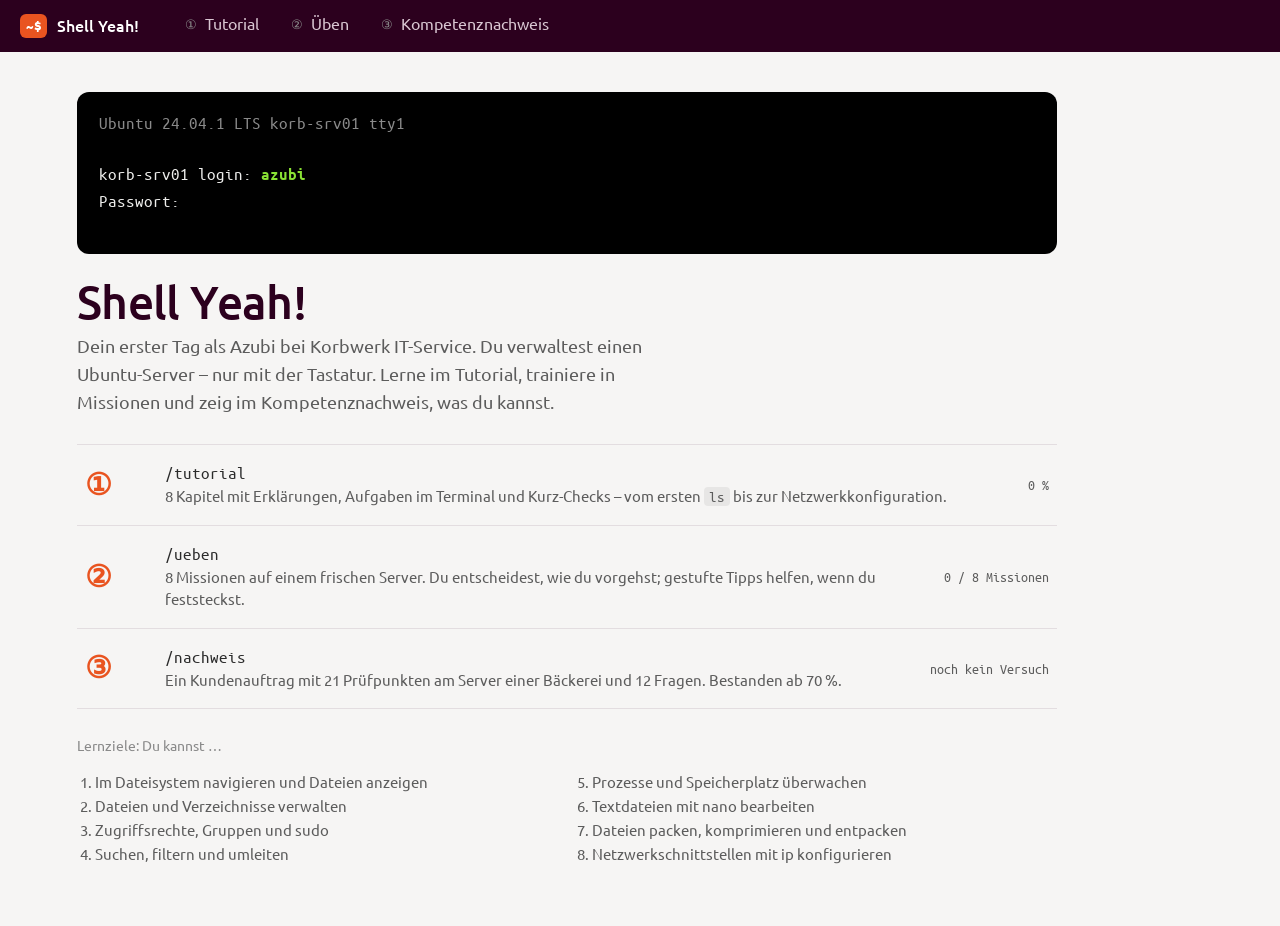
<file: packages/shell-yeah/src/index.html>
<!doctype html>
<html lang="de">
<head>
<meta charset="utf-8">
<meta name="viewport" content="width=device-width, initial-scale=1">
<title>Shell Yeah!</title>
<link rel="stylesheet" href="css/app.css">
</head>
<body data-theme="yaru-light">
<header class="topbar">
  <button class="brand" id="brand" type="button" title="Zur Startseite"><span class="brand-mark" aria-hidden="true">~$</span><span>Shell Yeah!</span></button>
  <nav class="tabs" aria-label="Bereiche">
    <button class="tab" type="button" data-view="tut"><span class="n" aria-hidden="true">①</span><span class="lbl">Tutorial</span></button>
    <button class="tab" type="button" data-view="prac"><span class="n" aria-hidden="true">②</span><span class="lbl">Üben</span></button>
    <button class="tab" type="button" data-view="exam"><span class="n" aria-hidden="true">③</span><span class="lbl">Kompetenznachweis</span></button>
  </nav>
  <div class="top-right">
    <button class="ghost" type="button" id="treeBtn" hidden>Kursbaum</button>
    <span id="who"></span>
  </div>
</header>
<main id="app"></main>
<div id="printArea" aria-hidden="true"></div>

<script src="js/vfs.js"></script>
<script src="js/net.js"></script>
<script src="js/shell.js"></script>
<script src="js/cmds.js"></script>
<script src="js/man.js"></script>
<script src="js/worlds.js"></script>
<script src="js/content-tutorial.js"></script>
<script src="js/content-practice.js"></script>
<script src="js/content-exam.js"></script>
<script src="js/flow.js"></script>
<script src="js/term.js"></script>
<script src="js/scorm.js"></script>
<script src="js/app.js"></script>
</body>
</html>
</file>
<file: packages/get-going/src/css/style.css>
/* Get-Going! – Stile */
@font-face { font-family: 'Cascadia Mono'; src: url('../fonts/cascadia-mono-latin-400-normal.woff2') format('woff2'); font-weight: 400; font-style: normal; font-display: swap; }
@font-face { font-family: 'Cascadia Mono'; src: url('../fonts/cascadia-mono-latin-700-normal.woff2') format('woff2'); font-weight: 700; font-style: normal; font-display: swap; }

:root {
  --ui: "Segoe UI Variable Text", "Segoe UI", system-ui, -apple-system, "Helvetica Neue", Arial, sans-serif;
  --mono-ui: "Cascadia Mono", Consolas, "Courier New", monospace;
  --radius: 6px;
}
/* ---------- Farbschemata ---------- */
body[data-theme="a"] {
  --hdr-bg: #012456; --hdr-fg: #ffffff; --hdr-sub: #b9c7de; --hdr-on: #ffffff; --hdr-on-bg: rgba(255,255,255,.14);
  --bg: #f3f3f3; --side: #f9f9f9; --card: #ffffff; --line: #e1e1e1; --text: #1b1b1b; --muted: #5c5c5c;
  --accent: #0063b1; --accent-fg: #ffffff; --accent-soft: #e6f0fa; --ok: #0f7b0f; --ok-soft: #e9f6e9; --warn: #9d5d00; --warn-soft: #fff4ce; --bad: #c42b1c; --bad-soft: #fde7e9;
  --code-bg: #f0f0f0; --code-fg: #012456;
  --wt-bar: #e9e9e9; --wt-tab: #f9f9f9; --wt-tab-fg: #1b1b1b; --wt-tab-off: #5c5c5c;
  --t-bg: #012456; --t-fg: #eeedf0; --t-font: Consolas, "Cascadia Mono", "Courier New", monospace; --t-cur: #eeedf0;
  --Black: #000000; --DarkBlue: #000080; --DarkGreen: #008000; --DarkCyan: #008080; --DarkRed: #800000; --DarkMagenta: #012456; --DarkYellow: #eeedf0; --Gray: #c0c0c0;
  --DarkGray: #808080; --Blue: #3b78ff; --Green: #00ff00; --Cyan: #00ffff; --Red: #ff0000; --Magenta: #ff00ff; --Yellow: #ffff00; --White: #ffffff;
  --t-err-fg: #ff0000; --t-err-bg: #000000;
}
body[data-theme="b"] {
  --hdr-bg: #ffffff; --hdr-fg: #1b1b1b; --hdr-sub: #5c5c5c; --hdr-on: #003e92; --hdr-on-bg: #e6f0fa;
  --bg: #f3f3f3; --side: #fbfbfb; --card: #ffffff; --line: #e5e5e5; --text: #1b1b1b; --muted: #5f5f5f;
  --accent: #005fb8; --accent-fg: #ffffff; --accent-soft: #e8f1fb; --ok: #0f7b0f; --ok-soft: #e9f6e9; --warn: #9d5d00; --warn-soft: #fff4ce; --bad: #c42b1c; --bad-soft: #fde7e9;
  --code-bg: #f3f3f3; --code-fg: #1b1b1b;
  --wt-bar: #202020; --wt-tab: #0c0c0c; --wt-tab-fg: #ffffff; --wt-tab-off: #a0a0a0;
  --t-bg: #0c0c0c; --t-fg: #cccccc; --t-font: "Cascadia Mono", Consolas, monospace; --t-cur: #ffffff;
  --Black: #0c0c0c; --DarkBlue: #0037da; --DarkGreen: #13a10e; --DarkCyan: #3a96dd; --DarkRed: #c50f1f; --DarkMagenta: #881798; --DarkYellow: #c19c00; --Gray: #cccccc;
  --DarkGray: #767676; --Blue: #3b78ff; --Green: #16c60c; --Cyan: #61d6d6; --Red: #e74856; --Magenta: #b4009e; --Yellow: #f9f1a5; --White: #f2f2f2;
  --t-err-fg: #e74856; --t-err-bg: transparent;
}
body[data-theme="c"] {
  --hdr-bg: #1c1c1c; --hdr-fg: #ffffff; --hdr-sub: #a6a6a6; --hdr-on: #60cdff; --hdr-on-bg: #2d2d2d;
  --bg: #202020; --side: #272727; --card: #2d2d2d; --line: #3a3a3a; --text: #f0f0f0; --muted: #b0b0b0;
  --accent: #60cdff; --accent-fg: #00253a; --accent-soft: #1f3646; --ok: #6ccb5f; --ok-soft: #233b22; --warn: #fce100; --warn-soft: #433519; --bad: #ff99a4; --bad-soft: #442726;
  --code-bg: #1c1c1c; --code-fg: #9cdcfe;
  --wt-bar: #1c1c1c; --wt-tab: #282c34; --wt-tab-fg: #ffffff; --wt-tab-off: #9a9a9a;
  --t-bg: #282c34; --t-fg: #dcdfe4; --t-font: "Cascadia Mono", Consolas, monospace; --t-cur: #a3b3cc;
  --Black: #282c34; --DarkBlue: #61afef; --DarkGreen: #98c379; --DarkCyan: #56b6c2; --DarkRed: #e06c75; --DarkMagenta: #c678dd; --DarkYellow: #e5c07b; --Gray: #dcdfe4;
  --DarkGray: #7f848e; --Blue: #61afef; --Green: #98c379; --Cyan: #56b6c2; --Red: #e06c75; --Magenta: #c678dd; --Yellow: #e5c07b; --White: #ffffff;
  --t-err-fg: #e06c75; --t-err-bg: transparent;
}

* { box-sizing: border-box; }
html, body { height: 100%; margin: 0; }
body { background: var(--bg); color: var(--text); font: 15px/1.5 var(--ui); -webkit-font-smoothing: antialiased; }
button { font: inherit; color: inherit; }
#app { display: flex; flex-direction: column; height: 100vh; min-height: 560px; }

/* ---------- Kopfzeile ---------- */
#topbar { display: flex; align-items: center; gap: 18px; padding: 0 16px; height: 50px; background: var(--hdr-bg); color: var(--hdr-fg); border-bottom: 1px solid var(--line); flex: none; }
.brand { display: flex; align-items: center; gap: 10px; white-space: nowrap; }
.brand .logo { width: 26px; height: 26px; color: var(--hdr-fg); }
body[data-theme="b"] .brand .logo { color: #012456; }
.brand .bt { font-weight: 700; font-size: 18px; letter-spacing: .2px; }
.brand .bs { font-size: 13px; color: var(--hdr-sub); }
#modes { display: flex; gap: 4px; margin-left: 8px; }
#modes button { background: none; border: 0; color: var(--hdr-fg); padding: 7px 12px; border-radius: var(--radius); cursor: pointer; font-size: 14px; opacity: .9; }
#modes button:hover { background: var(--hdr-on-bg); opacity: 1; }
#modes button.on { background: var(--hdr-on-bg); color: var(--hdr-on); font-weight: 600; opacity: 1; }
#modes .pb { font-size: 11.5px; opacity: .75; margin-left: 4px; font-weight: 400; }
.tright { margin-left: auto; display: flex; align-items: center; gap: 14px; font-size: 13px; color: var(--hdr-sub); }
#student { color: var(--hdr-fg); font-weight: 600; }
.theme select { margin-left: 6px; font: 13px var(--ui); padding: 3px 6px; border-radius: 4px; border: 1px solid var(--line); background: var(--card); color: var(--text); }

/* ---------- Hauptbereich ---------- */
#main { flex: 1; display: flex; min-height: 0; }
#side { width: 42%; min-width: 380px; max-width: 640px; overflow-y: auto; background: var(--side); border-right: 1px solid var(--line); padding: 22px 26px 28px; }
#termwrap { flex: 1; min-width: 0; position: relative; padding: 14px; display: flex; }
.wt { flex: 1; display: flex; flex-direction: column; min-height: 0; border-radius: 8px; overflow: hidden; box-shadow: 0 8px 24px rgba(0,0,0,.18), 0 0 0 1px rgba(0,0,0,.12); background: var(--t-bg); position: relative; }

/* Windows-Terminal-Tabs */
.wt-tabbar { display: flex; align-items: flex-end; gap: 2px; padding: 6px 8px 0; background: var(--wt-bar); min-height: 38px; flex: none; }
.wt-tab { display: flex; align-items: center; gap: 8px; max-width: 290px; padding: 6px 10px 7px 12px; border-radius: 7px 7px 0 0; color: var(--wt-tab-off); font: 12.5px var(--ui); cursor: pointer; user-select: none; white-space: nowrap; }
.wt-tab:hover { background: rgba(127,127,127,.15); }
.wt-tab.on { background: var(--t-bg); color: var(--wt-tab-fg); }
body[data-theme="a"] .wt-tab.on { color: #fff; }
.wt-tab .ico svg { width: 15px; height: 15px; display: block; }
.wt-tab.admin .ico { color: #f0b400; }
.wt-tab .tt { overflow: hidden; text-overflow: ellipsis; }
.wt-tab .x { background: none; border: 0; padding: 0 3px; line-height: 1; font-size: 15px; color: inherit; opacity: .7; cursor: pointer; border-radius: 3px; }
.wt-tab .x:hover { opacity: 1; background: rgba(127,127,127,.25); }
.wt-body { flex: 1; overflow-y: auto; padding: 8px 10px 14px 12px; font: 15px/1.32 var(--t-font); color: var(--t-fg); background: var(--t-bg); cursor: text; scrollbar-color: rgba(255,255,255,.3) transparent; }
.wt-measure { position: absolute; visibility: hidden; white-space: pre; font: 15px var(--t-font); left: -9999px; top: 0; }
.wt-ta { position: absolute; left: -9999px; top: 0; width: 10px; height: 10px; opacity: 0; }
.scr .ln { white-space: pre-wrap; word-break: break-all; min-height: 1.32em; }
.scr .cur { background: transparent; outline: 0; }
.wt.focused .scr .cur { background: var(--t-cur); color: var(--t-bg); animation: blink 1.06s steps(1) infinite; }
@keyframes blink { 50% { background: transparent; color: inherit; } }
.c-Black { color: var(--Black); } .c-DarkBlue { color: var(--DarkBlue); } .c-DarkGreen { color: var(--DarkGreen); } .c-DarkCyan { color: var(--DarkCyan); }
.c-DarkRed { color: var(--DarkRed); } .c-DarkMagenta { color: var(--DarkMagenta); } .c-DarkYellow { color: var(--DarkYellow); } .c-Gray { color: var(--Gray); }
.c-DarkGray { color: var(--DarkGray); } .c-Blue { color: var(--Blue); } .c-Green { color: var(--Green); } .c-Cyan { color: var(--Cyan); }
.c-Red { color: var(--Red); } .c-Magenta { color: var(--Magenta); } .c-Yellow { color: var(--Yellow); } .c-White { color: var(--White); }
.b-Black { background: var(--Black); } .b-DarkBlue { background: var(--DarkBlue); } .b-DarkGreen { background: var(--DarkGreen); } .b-DarkCyan { background: var(--DarkCyan); }
.b-DarkRed { background: var(--DarkRed); } .b-DarkMagenta { background: var(--DarkMagenta); } .b-DarkYellow { background: var(--DarkYellow); } .b-Gray { background: var(--Gray); }
.b-DarkGray { background: var(--DarkGray); } .b-Blue { background: var(--Blue); } .b-Green { background: var(--Green); } .b-Cyan { background: var(--Cyan); }
.b-Red { background: var(--Red); } .b-Magenta { background: var(--Magenta); } .b-Yellow { background: var(--Yellow); } .b-White { background: var(--White); }
/* Fehler/Warnungen: im klassischen Host rot bzw. gelb auf Schwarz */
.scr .c-Red.b-Black { color: var(--t-err-fg); background: var(--t-err-bg); }
.scr .c-Yellow.b-Black { background: var(--t-err-bg); }
body[data-theme="b"] .scr .c-Yellow.b-Black, body[data-theme="c"] .scr .c-Yellow.b-Black { color: var(--Yellow); }
body[data-theme="b"] .b-Black, body[data-theme="c"] .b-Black { background: transparent; }

/* ---------- Seitenleiste ---------- */
#side h1 { font-size: 30px; margin: 4px 0 6px; letter-spacing: -.3px; }
#side h2 { font-size: 21px; margin: 10px 0 12px; line-height: 1.3; }
#side h3 { font-size: 16px; margin: 20px 0 8px; }
#side p { margin: 0 0 11px; }
.lead { font-size: 16.5px; }
.small { font-size: 13px; color: var(--muted); }
.warn { background: var(--warn-soft); border-left: 3px solid var(--warn); padding: 9px 12px; border-radius: 4px; }
code, kbd { font: 13.5px var(--mono-ui); background: var(--code-bg); color: var(--code-fg); padding: 1px 5px; border-radius: 4px; }
kbd { border: 1px solid var(--line); border-bottom-width: 2px; }
pre.code, pre.tshot { font: 13.5px/1.42 var(--mono-ui); background: var(--code-bg); color: var(--code-fg); padding: 10px 12px; border-radius: var(--radius); overflow-x: auto; margin: 8px 0 12px; white-space: pre; }
pre.tshot { background: var(--t-bg); color: var(--t-fg); }
.ltext ul, .ltext ol, .story ul { padding-left: 22px; margin: 0 0 11px; }
.btn { background: var(--card); border: 1px solid var(--line); border-bottom-color: rgba(0,0,0,.18); padding: 6px 14px; border-radius: var(--radius); cursor: pointer; font-size: 14px; color: var(--text); }
.btn:hover:not(:disabled) { filter: brightness(.97); }
.btn:disabled { opacity: .45; cursor: default; }
.btn.primary { background: var(--accent); color: var(--accent-fg); border-color: transparent; font-weight: 600; }
.btn:focus-visible, button:focus-visible, input:focus-visible, select:focus-visible { outline: 2px solid var(--accent); outline-offset: 2px; }
.link { background: none; border: 0; color: var(--accent); cursor: pointer; padding: 0; font-size: 13.5px; }
.actions { display: flex; align-items: center; gap: 8px; margin-top: 20px; flex-wrap: wrap; }
.grow { flex: 1; }
.badge { font-size: 11.5px; font-weight: 600; padding: 1px 8px; border-radius: 10px; background: var(--accent-soft); color: var(--accent); white-space: nowrap; }
.badge.adm { background: #fff4ce; color: #7a4f00; }
body[data-theme="c"] .badge.adm { background: #433519; color: #fce100; }

/* Startseite */
.home .cards { display: grid; gap: 10px; margin: 18px 0 22px; }
.card { display: grid; grid-template-columns: 44px 1fr; grid-template-rows: auto auto auto; text-align: left; background: var(--card); border: 1px solid var(--line); border-radius: 8px; padding: 12px 14px; cursor: pointer; column-gap: 6px; transition: border-color .15s, box-shadow .15s; }
.card:hover { border-color: var(--accent); box-shadow: 0 2px 8px rgba(0,0,0,.08); }
.card .num { grid-row: 1 / 4; font-size: 26px; color: var(--accent); line-height: 1.1; }
.card .ct { font-weight: 700; font-size: 16px; }
.card .cd { font-size: 13.5px; color: var(--muted); }
.card .cp { font-size: 12.5px; color: var(--accent); margin-top: 3px; }
ol.lz { padding-left: 22px; font-size: 14px; }
ol.lz li { margin-bottom: 4px; }

/* Lektion */
.crumbs { display: flex; gap: 12px; align-items: center; font-size: 13px; color: var(--muted); }
.pbar { height: 4px; background: var(--line); border-radius: 2px; margin: 10px 0 4px; overflow: hidden; }
.pbar span { display: block; height: 100%; background: var(--accent); transition: width .4s; }
.lid { color: var(--accent); font-weight: 600; margin-right: 4px; }
.ltext { font-size: 15px; }
.task { background: var(--card); border: 1px solid var(--line); border-left: 4px solid var(--accent); border-radius: var(--radius); padding: 12px 14px; margin: 16px 0 8px; }
.task.ok { border-left-color: var(--ok); background: var(--ok-soft); }
.task-h { display: flex; gap: 8px; align-items: center; font-weight: 700; font-size: 13px; text-transform: uppercase; letter-spacing: .6px; color: var(--accent); margin-bottom: 4px; }
.task.ok .task-h { color: var(--ok); }
.task-s { font-size: 13px; color: var(--muted); margin-top: 8px; }
.task.ok .task-s { color: var(--ok); font-weight: 700; font-size: 14px; }
.answer { display: flex; gap: 8px; align-items: flex-end; margin-top: 10px; }
.answer label { flex: 1; font-size: 12.5px; color: var(--muted); display: flex; flex-direction: column; gap: 3px; }
.answer input, .fld input { font: 14px var(--mono-ui); padding: 6px 9px; border: 1px solid var(--line); border-bottom: 2px solid var(--accent); border-radius: 4px; background: var(--card); color: var(--text); }
.answer.sm input { flex: 1; font-size: 13px; padding: 4px 8px; }
.answer.sm .btn { padding: 3px 10px; font-size: 13px; }
.ansmsg { color: var(--bad); font-size: 13px; min-height: 0; margin-top: 4px; }
.after { background: var(--warn-soft); border-left: 3px solid var(--warn); padding: 8px 12px; border-radius: 4px; font-size: 14px; }
.hint { background: var(--accent-soft); border-radius: var(--radius); padding: 9px 12px; margin: 10px 0 0; font-size: 14px; }
.sol { background: var(--card); border: 1px dashed var(--line); border-radius: var(--radius); padding: 9px 12px; margin: 8px 0 0; font-size: 14px; }
ol.steps { padding-left: 20px; margin: 6px 0 0; }
ol.steps li { margin: 5px 0; }
ol.steps code.cmd { white-space: pre-wrap; word-break: break-all; }
.ins { margin-left: 6px; background: none; border: 1px solid var(--line); border-radius: 4px; font-size: 11.5px; padding: 0 6px; cursor: pointer; color: var(--accent); }
/* Quiz */
fieldset.q { border: 1px solid var(--line); border-radius: var(--radius); background: var(--card); margin: 0 0 12px; padding: 10px 14px 12px; }
fieldset.q legend { font-weight: 600; padding: 0 4px; }
.opt { display: flex; gap: 8px; align-items: flex-start; padding: 4px 2px; cursor: pointer; font-size: 14.5px; }
.opt input { margin-top: 4px; }
fieldset.right { border-color: var(--ok); background: var(--ok-soft); }
fieldset.wrong { border-color: var(--bad); background: var(--bad-soft); }
.qe { font-size: 13.5px; margin-top: 6px; }
.qsum { font-weight: 700; margin-top: 10px; }
/* Missionen */
.mlist { display: grid; grid-template-columns: 1fr 1fr; gap: 10px; margin-top: 14px; }
.mcard { display: flex; flex-direction: column; text-align: left; background: var(--card); border: 1px solid var(--line); border-radius: 8px; padding: 10px 12px; cursor: pointer; }
.mcard:hover { border-color: var(--accent); }
.mcard.done { border-color: var(--ok); }
.mcard .mn { font-size: 12px; color: var(--muted); }
.mcard .mt { font-weight: 700; }
.mcard .ml { font-size: 12.5px; color: var(--muted); }
.mcard .ms { font-size: 12.5px; color: var(--accent); margin-top: 4px; }
.mcard.done .ms { color: var(--ok); font-weight: 600; }
.story { background: var(--card); border: 1px solid var(--line); border-radius: var(--radius); padding: 12px 14px; font-size: 14.5px; }
.story p:last-child { margin-bottom: 0; }
ul.cps { list-style: none; padding: 0; margin: 0; }
ul.cps li { display: flex; gap: 10px; padding: 8px 10px; border: 1px solid var(--line); border-radius: var(--radius); background: var(--card); margin-bottom: 6px; font-size: 14.5px; }
ul.cps li.ok { border-color: var(--ok); background: var(--ok-soft); }
ul.cps .mk { font-weight: 700; color: var(--muted); width: 16px; flex: none; }
ul.cps li.ok .mk { color: var(--ok); }
ul.cps li > div { flex: 1; }
.reflect textarea { width: 100%; font: 14px var(--ui); padding: 8px 10px; border-radius: var(--radius); border: 1px solid var(--line); background: var(--card); color: var(--text); margin-bottom: 8px; }
.model { background: var(--ok-soft); border-left: 3px solid var(--ok); padding: 9px 12px; border-radius: 4px; font-size: 14px; }
/* Nachweis */
.fld { display: flex; flex-direction: column; gap: 4px; font-size: 13px; color: var(--muted); margin: 10px 0; }
.fld input.err { border-bottom-color: var(--bad); }
ol.tasks { list-style: none; padding: 0; margin: 14px 0 6px; }
ol.tasks li { border: 1px solid var(--line); background: var(--card); border-radius: var(--radius); margin-bottom: 5px; font-size: 14px; }
ol.tasks label { display: flex; gap: 8px; align-items: flex-start; padding: 7px 10px; cursor: pointer; }
ol.tasks input { margin-top: 4px; }
.aid { font-weight: 700; color: var(--accent); min-width: 28px; }
.qnav { display: flex; flex-wrap: wrap; gap: 5px; margin: 12px 0 10px; }
.qn { width: 30px; height: 30px; border-radius: 50%; border: 1px solid var(--line); background: var(--card); cursor: pointer; font-size: 13px; }
.qn.ans { background: var(--accent-soft); border-color: var(--accent); }
.qn.on { background: var(--accent); color: var(--accent-fg); border-color: var(--accent); }
h3.bq { font-size: 17px !important; line-height: 1.4; }
.hs { display: flex; flex-wrap: wrap; gap: 6px; background: var(--t-bg); padding: 12px; border-radius: var(--radius); }
.tok { font: 14px var(--mono-ui); background: rgba(255,255,255,.08); color: var(--t-fg); border: 1px dashed rgba(255,255,255,.35); border-radius: 4px; padding: 3px 7px; cursor: pointer; }
.tok:hover { background: rgba(255,255,255,.18); }
.tok.sel { background: #f0b400; color: #000; border-style: solid; }
table.match { border-collapse: collapse; width: 100%; }
table.match td { padding: 5px 6px; border-bottom: 1px solid var(--line); }
table.match select { width: 100%; font: 14px var(--ui); padding: 4px; border-radius: 4px; border: 1px solid var(--line); background: var(--card); color: var(--text); }
.result h2 .pass { color: var(--ok); } .result h2 .fail { color: var(--bad); }
table.sum, table.det { border-collapse: collapse; width: 100%; font-size: 14px; margin-bottom: 8px; }
table.sum th { text-align: left; width: 36%; padding: 5px 8px; border-bottom: 1px solid var(--line); font-weight: 600; }
table.sum td, table.det td { padding: 5px 8px; border-bottom: 1px solid var(--line); vertical-align: top; }
table.det td:first-child { width: 22px; font-weight: 700; }
table.det td:nth-child(2) { width: 44px; color: var(--muted); }
table.det tr.ok td:first-child { color: var(--ok); } table.det tr.no td:first-child { color: var(--bad); } table.det tr.part td:first-child { color: var(--warn); }
.sign { display: flex; gap: 24px; margin-top: 40px; }
.sign div { flex: 1; font-size: 12px; color: var(--muted); }
.sign span { display: block; border-bottom: 1px solid var(--text); height: 34px; margin-bottom: 4px; }
.print-head { display: none; }

/* ---------- Dialoge ---------- */
.modal { position: fixed; inset: 0; background: rgba(0,0,0,.32); display: flex; align-items: center; justify-content: center; z-index: 50; animation: fade .12s ease-out; }
@keyframes fade { from { opacity: 0; } }
.modal-box { background: var(--card); color: var(--text); border-radius: 8px; box-shadow: 0 16px 48px rgba(0,0,0,.35); max-width: min(560px, 92vw); width: 100%; max-height: 88vh; display: flex; flex-direction: column; overflow: hidden; border: 1px solid var(--line); }
.modal.wide .modal-box { max-width: min(860px, 94vw); }
.dlg-title { padding: 12px 18px; font-size: 13px; border-bottom: 1px solid var(--line); background: var(--side); }
.dlg-body { padding: 16px 20px; overflow-y: auto; }
.dlg-btns { display: flex; justify-content: flex-end; gap: 8px; padding: 12px 18px; background: var(--side); border-top: 1px solid var(--line); }
.dlg-btns .btn { min-width: 96px; }
.msgbox .dlg-title { font-weight: 600; }
.mira p { margin: 0 0 8px; }
pre.tree { font: 14px/1.45 var(--mono-ui); margin: 0; white-space: pre; overflow-x: auto; }
pre.tree .tr-root { font-weight: 700; }
pre.tree .tr-ch { font-weight: 700; color: var(--accent); }
pre.tree .tr-q { font-size: 12px; color: var(--muted); }
pre.tree .tr-l { background: none; border: 0; padding: 0; font: inherit; cursor: pointer; color: var(--text); }
pre.tree .tr-l:hover { color: var(--accent); text-decoration: underline; }
.ok { color: var(--ok); } .sk { color: var(--warn); } .op { color: var(--muted); }
/* UAC (sicherer Desktop) */
.modal.uac { background: rgba(0,0,0,.6); backdrop-filter: blur(2px); }
.modal.uac .modal-box { max-width: 456px; background: #f3f3f3; color: #1b1b1b; border-radius: 8px; padding: 0 0 18px; }
.uac-head { padding: 12px 22px; font-size: 12.5px; color: #444; }
.uac-q { padding: 4px 22px 16px; font-size: 20px; line-height: 1.3; font-weight: 600; }
.uac-app { display: flex; align-items: center; gap: 12px; padding: 0 22px 10px; font-size: 15px; }
.uac-ico svg { width: 34px; height: 34px; display: block; }
.uac-meta { padding: 0 22px 20px; font-size: 13px; color: #444; }
.uac-link { color: #005fb8; }
.uac-btns { display: flex; gap: 8px; padding: 0 22px; }
.uac-btns .btn { flex: 1; padding: 7px; }
.modal.uac .btn { background: #fff; color: #1b1b1b; border-color: #d0d0d0; }
.modal.uac .btn.primary { background: #005fb8; color: #fff; }
/* GridView */
.modal.gridview .modal-box { max-width: min(980px, 94vw); height: 72vh; }
.gv-title { display: flex; justify-content: space-between; align-items: center; padding: 8px 12px; font-size: 13px; border-bottom: 1px solid var(--line); }
.gv-title .x { background: none; border: 0; font-size: 18px; cursor: pointer; }
.gv-filter { padding: 8px 12px; border-bottom: 1px solid var(--line); }
.gv-filter input { width: 100%; padding: 5px 8px; border: 1px solid var(--line); border-radius: 4px; background: var(--card); color: var(--text); }
.gv-wrap { flex: 1; overflow: auto; }
table.gv { border-collapse: collapse; width: 100%; font-size: 13px; }
table.gv th { position: sticky; top: 0; background: var(--side); text-align: left; padding: 5px 8px; border-bottom: 1px solid var(--line); font-weight: 600; }
table.gv td { padding: 3px 8px; border-bottom: 1px solid var(--line); white-space: nowrap; }
table.gv tr.sel td { background: var(--accent-soft); }
.gv-foot { display: flex; justify-content: flex-end; gap: 8px; padding: 8px 12px; border-top: 1px solid var(--line); font-size: 12.5px; color: var(--muted); }
/* Editor */
.notepad { position: absolute; left: 7%; right: 7%; top: 9%; bottom: 9%; background: #ffffff; color: #1b1b1b; border-radius: 8px; box-shadow: 0 18px 50px rgba(0,0,0,.4), 0 0 0 1px rgba(0,0,0,.15); display: flex; flex-direction: column; z-index: 20; overflow: hidden; }
body[data-theme="c"] .notepad { background: #272727; color: #f0f0f0; }
.np-title { display: flex; align-items: center; gap: 8px; height: 36px; padding: 0 0 0 12px; background: #f3f3f3; font-size: 12.5px; }
body[data-theme="c"] .np-title { background: #202020; }
.np-ico svg { width: 16px; height: 16px; display: block; }
.np-name { flex: 1; }
.np-close { width: 46px; height: 36px; border: 0; background: none; cursor: pointer; font-size: 13px; }
.np-close:hover { background: #c42b1c; color: #fff; }
.np-menu { position: relative; display: flex; gap: 2px; align-items: center; padding: 2px 6px; font-size: 13px; border-bottom: 1px solid rgba(0,0,0,.08); }
.np-m { padding: 4px 10px; border-radius: 4px; cursor: pointer; }
.np-m:hover { background: rgba(0,0,0,.06); }
.np-hint { margin-left: auto; color: #6b6b6b; font-size: 12px; }
.np-hint.ok { color: #0f7b0f; font-weight: 600; }
.np-drop { position: absolute; top: 30px; left: 6px; background: #fff; border: 1px solid #ddd; border-radius: 6px; box-shadow: 0 8px 20px rgba(0,0,0,.18); padding: 4px; z-index: 2; min-width: 210px; color: #1b1b1b; }
.np-drop button { display: flex; justify-content: space-between; width: 100%; background: none; border: 0; padding: 6px 10px; text-align: left; border-radius: 4px; cursor: pointer; font-size: 13px; }
.np-drop button:hover { background: #f0f0f0; }
.np-drop kbd { background: none; border: 0; color: #777; font-size: 12px; }
.np-drop hr { border: 0; border-top: 1px solid #eee; margin: 4px 0; }
.np-text { flex: 1; border: 0; resize: none; padding: 10px 14px; font: 15px/1.4 Consolas, "Cascadia Mono", monospace; outline: none; background: transparent; color: inherit; tab-size: 8; }
.np-status { display: flex; gap: 0; font-size: 12px; color: #5c5c5c; border-top: 1px solid rgba(0,0,0,.08); background: #f3f3f3; }
body[data-theme="c"] .np-status { background: #202020; color: #aaa; }
.np-status span { padding: 4px 14px; border-right: 1px solid rgba(0,0,0,.08); }
.np-status span:first-child { flex: 1; }
/* Busy */
.busy { position: fixed; inset: 0; background: rgba(0,0,0,.18); z-index: 60; display: flex; align-items: center; justify-content: center; }
.busy-box { background: var(--card); color: var(--text); padding: 14px 20px; border-radius: 8px; box-shadow: 0 8px 26px rgba(0,0,0,.25); display: flex; gap: 12px; align-items: center; font-size: 14px; }
.spin { width: 18px; height: 18px; border-radius: 50%; border: 2.5px solid var(--line); border-top-color: var(--accent); animation: spin .8s linear infinite; }
@keyframes spin { to { transform: rotate(360deg); } }

/* ---------- Schmale Fenster ---------- */
@media (max-width: 1000px) {
  #main { flex-direction: column; }
  #side { width: auto; max-width: none; min-width: 0; max-height: 46vh; border-right: 0; border-bottom: 1px solid var(--line); padding: 16px; }
  #termwrap { min-height: 320px; padding: 8px; }
  .brand .bs, .theme { display: none; }
  .mlist { grid-template-columns: 1fr; }
}
@media (prefers-reduced-motion: reduce) { * { animation: none !important; transition: none !important; } }

/* ---------- Druck (Ergebnisblatt) ---------- */
@media print {
  @page { margin: 16mm; }
  body { background: #fff; color: #000; font-size: 11pt; }
  #topbar, #termwrap, .noprint, #modal-root { display: none !important; }
  #app, #main { display: block; height: auto; }
  #side { width: auto; max-width: none; border: 0; padding: 0; overflow: visible; background: #fff; }
  .print-head { display: flex; justify-content: space-between; border-bottom: 2px solid #012456; padding-bottom: 6px; margin-bottom: 12px; color: #012456; }
  table.det tr { break-inside: avoid; }
  .sign { margin-top: 50px; }
  code { background: none; color: #000; }
}
</file>
<file: packages/netzwerktopologien/src/css/stil.css>
/* Look der Lernpakete (Lernpaket-Kompass).
   Bedienung und Aufbau sind für alle Pakete gleich; jedes Paket bekommt über
   PAKET.welt eine eigene Welt (Farben, Kulisse). Farben nur über Variablen.
   Die Akzentfarbe ist für den nächsten sinnvollen Schritt reserviert: je Ansicht
   höchstens ein hervorgehobener Knopf (button.primaer), sonst button.ruhig (Leitfaden C3).
   Schriften: Lexend (Text, für flüssiges Lesen entwickelt) und Bricolage Grotesque
   (Überschriften), beide SIL Open Font License (Lizenztexte in css/schrift/). */
@font-face{font-family:"Lexend";src:url(schrift/lexend-latin-400-normal.woff2) format("woff2");font-weight:400;font-display:swap}
@font-face{font-family:"Lexend";src:url(schrift/lexend-latin-700-normal.woff2) format("woff2");font-weight:700;font-display:swap}
@font-face{font-family:"Bricolage Grotesque";src:url(schrift/bricolage-grotesque-latin-700-normal.woff2) format("woff2");font-weight:700;font-display:swap}
@font-face{font-family:"Bricolage Grotesque";src:url(schrift/bricolage-grotesque-latin-800-normal.woff2) format("woff2");font-weight:800;font-display:swap}

:root{
  --card:#ffffff; --card2:#f5f6f8; --ink:#1a2130; --ink-soft:#485263; --muted:#6a7383; --line:#dde1e7;
  --ok:#178a4c; --ok-soft:#e3f4ea; --bad:#c93c3c; --bad-soft:#fce9e9; --warn:#a06c00; --warn-soft:#fff3d6;
  --canvas:#fbfcfd; --grid:#e8ebf0;
  --shadow:0 1px 2px rgba(20,30,50,.06),0 8px 24px rgba(20,30,50,.08); --r:16px;
  --schrift:"Lexend",system-ui,-apple-system,"Segoe UI",Roboto,Arial,sans-serif;
  --titel:"Bricolage Grotesque","Lexend",system-ui,sans-serif;
  /* Welt (Standard: technik) – wird über [data-thema] oder PAKET.welt.farbe überschrieben */
  --accent:#4338ca; --accent-ink:#fff; --accent-soft:#e8e7fb; --bg:#eef0f7;
  --kopf-a:#1e1b4b; --kopf-b:#3730a3; --deko:#22d3ee;
  --k1:#e3e5f3; --k2:#cfd2ea; --k3:#b9bde0;
}
[data-thema="wirtschaft"]{--accent:#0f766e;--accent-soft:#dcf1ee;--bg:#f4f0e8;--kopf-a:#0b3d3a;--kopf-b:#0f766e;--deko:#f59e0b;--k1:#ece4d6;--k2:#dfd3bf;--k3:#cdbfa7}
[data-thema="technik"]{--accent:#4338ca;--accent-soft:#e8e7fb;--bg:#eef0f7;--kopf-a:#1e1b4b;--kopf-b:#3730a3;--deko:#22d3ee;--k1:#e3e5f3;--k2:#cfd2ea;--k3:#b9bde0}
[data-thema="sprache"]{--accent:#be185d;--accent-soft:#fbe4ef;--bg:#f8f1f4;--kopf-a:#4a0d2e;--kopf-b:#9d174d;--deko:#fbbf24;--k1:#f1e2e9;--k2:#e6cdd9;--k3:#d6b3c4}
[data-thema="natur"]{--accent:#15803d;--accent-soft:#e0f2e6;--bg:#f0f4ec;--kopf-a:#0f3d22;--kopf-b:#166534;--deko:#facc15;--k1:#dfead7;--k2:#c9dcbd;--k3:#afc9a1}
[data-thema="gesundheit"]{--accent:#0e7490;--accent-soft:#dbf0f5;--bg:#eef5f6;--kopf-a:#0c3a47;--kopf-b:#0e7490;--deko:#fb7185;--k1:#dcebee;--k2:#c4dde2;--k3:#a9ccd3}
[data-thema="gestaltung"]{--accent:#c2410c;--accent-soft:#fde7dc;--bg:#f8f1ea;--kopf-a:#3b1306;--kopf-b:#9a3412;--deko:#a78bfa;--k1:#f1e3d6;--k2:#e6cfbb;--k3:#d6b59b}

*{box-sizing:border-box}
html,body{margin:0;color:var(--ink);background:var(--bg);font-family:var(--schrift);font-size:16px;line-height:1.55}
.app{max-width:1240px;margin:0 auto;padding:10px 14px 14px;display:flex;flex-direction:column;gap:10px;min-height:100vh}
.card{background:var(--card);border:1px solid var(--line);border-radius:var(--r);box-shadow:var(--shadow);padding:16px}
h1,h2,h3{font-family:var(--titel);letter-spacing:-.01em;line-height:1.2}
h1{font-size:1.6rem;margin:0;font-weight:800}
h2{font-size:1.35rem;margin:0 0 .5rem;font-weight:800}
h3{font-size:1.08rem;margin:1rem 0 .4rem;font-weight:700}
p{margin:.4rem 0 .7rem}
code{font-family:ui-monospace,Consolas,"Cascadia Mono",monospace;font-size:.92em;background:var(--card2);border:1px solid var(--line);border-radius:6px;padding:0 4px}

/* ---------- Kopf mit Welt: eine Zeile mit Titel und den Teilen des Pakets ---------- */
.kopf{position:relative;overflow:hidden;display:flex;align-items:center;gap:8px 14px;flex-wrap:wrap;color:#fff;border:0;min-height:84px;
  background:linear-gradient(120deg,var(--kopf-a),var(--kopf-b))}
.kopf .kopf-kulisse{position:absolute;inset:0;pointer-events:none;opacity:.22;--k1:rgba(255,255,255,.55);--k2:rgba(255,255,255,.8);--k3:#fff}
.kopf .kopf-kulisse svg{position:absolute;right:0;bottom:0;height:100%;width:62%}
.kopf>*{position:relative}
.kopf .logo{flex:0 0 auto}
.kopf .logo svg{display:block}
.kopf .titel{flex:1 1 200px;min-width:0}
/* Außerhalb der Startseite ist der Kopf kompakt: Die Höhe gehört der Szene (auf 1366 × 768 ganz im Blick). */
.kopf.kompakt{min-height:0;padding:8px 12px;gap:6px 12px}
.kopf.kompakt .logo svg{width:36px;height:36px}
.kopf.kompakt .titel{flex:1 1 110px;max-width:300px}
.kopf.kompakt h1{font-size:1.1rem;white-space:nowrap;overflow:hidden;text-overflow:ellipsis}
.kopf.kompakt .unter{display:none}
.kopf h1{color:#fff}
.unter{color:rgba(255,255,255,.82)}
.version{font-family:var(--schrift);font-size:.48em;font-weight:400;color:rgba(255,255,255,.75);margin-left:.6em;white-space:nowrap;vertical-align:middle;letter-spacing:0}
.fortschritt{display:flex;gap:6px;flex-wrap:wrap;align-items:center}
.kopf .chip{background:rgba(255,255,255,.14);border-color:rgba(255,255,255,.3);color:#fff}
.kopf .chip.ok{background:rgba(255,255,255,.95);color:var(--ok);border-color:#fff}
.kopf button{background:rgba(255,255,255,.14);border-color:rgba(255,255,255,.35);color:#fff}
.kopf button:hover{background:rgba(255,255,255,.24);border-color:#fff}
.druckfuss{margin-top:18px;border-top:1px solid var(--line);padding-top:6px}
.chip{display:inline-flex;align-items:center;gap:6px;border-radius:999px;padding:3px 10px;font-size:.85rem;background:var(--card2);border:1px solid var(--line);color:var(--ink-soft)}
.chip.ok{background:var(--ok-soft);border-color:var(--ok);color:var(--ok)}

/* ---------- Navigation: Teile in der Kopfzeile, Stationen als Punkte im Stationskopf ---------- */
.tabs{display:flex;gap:6px;flex-wrap:wrap;align-items:center;margin-left:auto}
.tabs button{flex:0 0 auto;display:inline-flex;align-items:center;gap:6px;border-radius:999px;font-weight:700;white-space:nowrap;padding:6px 12px;min-height:40px;font-size:.92rem}
.tabs button.aktiv,.tabs button.aktiv:hover{background:#fff;color:var(--ink);border-color:#fff}
.tabs .stand{font-weight:400;font-size:.82rem;opacity:.92}
.tabs button[aria-disabled="true"]{opacity:.5}
/* Schmaler: Tafelbild-Knopf nur als Symbol; ab Tablet-Hochformat stehen die Teile in einer eigenen, wischbaren Zeile */
@media (max-width:1100px){.tabs button{padding:6px 10px}.kopf .tafel-knopf span{position:absolute;width:1px;height:1px;overflow:hidden;clip:rect(0 0 0 0)}}
@media (max-width:1000px){
  .kopf.kompakt .titel,.kopf .titel{flex:1 1 110px;max-width:none}
  .tabs{order:5;width:100%;margin-left:0;flex-wrap:nowrap;overflow-x:auto;scrollbar-width:none}
  .tabs::-webkit-scrollbar{display:none}
  .tabs button[data-teil="start"] .name{display:none}
}
@media (max-width:700px){.tabs button:not(.aktiv) .name{display:none}}
.ort-zeile{display:flex;align-items:center;gap:6px 12px;flex-wrap:wrap;margin-bottom:2px}
.pfad{display:inline-flex;gap:5px;align-items:center;flex-wrap:wrap;margin:0;padding:0}
.pfad-punkt{width:30px;height:30px;min-height:30px;padding:0;border-radius:50%;font-size:.8rem;font-weight:700;background:var(--card);border:2px solid var(--line);color:var(--ink)}
.pfad-punkt.fertig{background:var(--ok);border-color:var(--ok);color:#fff}
.pfad-punkt.skip{border-style:dashed;border-color:var(--muted);color:var(--muted)}
.pfad-punkt.aktiv{border-color:var(--ink);box-shadow:0 0 0 2px var(--ink)}
main{display:block;outline:none}
main>*+*{margin-top:10px}
main:focus,main[tabindex]:focus-visible{outline:none}

/* ---------- Station: Mission, Bühne, Notiz ---------- */
.st-kopf{display:flex;align-items:flex-end;gap:8px 12px;flex-wrap:wrap;justify-content:space-between;margin-bottom:8px}
.st-links{flex:1 1 300px;min-width:0}
.st-kopf .ort{font-size:.85rem;color:var(--muted);font-weight:700;text-transform:uppercase;letter-spacing:.05em}
.st-kopf h2{margin:0}
.mission{display:flex;gap:12px;align-items:flex-end;margin:0 0 10px}
.mission .mission-bild{width:64px;flex:0 0 auto}
.mission .mission-bild svg{display:block;width:100%;height:auto}
.mission .blase{position:relative;background:var(--accent-soft);border:2px solid var(--accent);border-radius:16px 16px 16px 4px;padding:8px 14px;font-size:1.04rem;max-width:820px}
@media (max-width:600px){.mission .mission-bild{width:48px}.mission{gap:8px}}
.mission .blase .name{display:block;font-size:.78rem;color:var(--accent);text-transform:uppercase;letter-spacing:.06em}
.sr{position:absolute;width:1px;height:1px;overflow:hidden;clip:rect(0 0 0 0);white-space:nowrap}
.mission .blase .reaktion:empty{display:none}
.mission .blase .reaktion .leitfrage{color:var(--ink);border-top:1px dashed var(--accent);padding-top:4px;margin-top:6px}
.mission .blase .leitfrage{display:block;font-weight:400;font-size:.9rem;color:var(--ink-soft);margin-top:4px}
.buehne-raster{display:grid;grid-template-columns:minmax(0,1fr) 300px;gap:12px;align-items:start}
.buehne-raster.ohne-notiz{grid-template-columns:minmax(0,1fr)}.buehne-raster.ohne-notiz>.notiz{display:none}
@media (max-width:980px){.buehne-raster{grid-template-columns:1fr}}
.buehne{background:var(--canvas);border:1px solid var(--line);border-radius:14px;padding:12px;min-height:320px;position:relative}
.buehne.demo{outline:3px dashed var(--deko);outline-offset:3px}
.notiz{display:flex;flex-direction:column;gap:10px;position:sticky;top:8px}
.notiz>.feld{background:var(--card);border:1px solid var(--line);border-radius:12px;padding:10px 12px}
.notiz .feldtitel{font-size:.78rem;font-weight:700;text-transform:uppercase;letter-spacing:.06em;color:var(--muted);margin-bottom:4px}
.notiz .live{border-color:var(--accent);background:var(--accent-soft)}
.notiz .live:empty{display:none}
.notiz details{margin:0;background:var(--card)}
.steuerung{display:flex;gap:8px;flex-wrap:wrap;align-items:center}
button.zeig{border-color:var(--deko);background:var(--card)}
button.zeig::before{content:"▶ ";color:var(--accent)}
button.zeig.primaer{border-color:var(--accent)}button.zeig.primaer::before{color:inherit}
.demoschritt{border-left:4px solid var(--deko);padding-left:10px}
.demoschritt .warum{color:var(--ink-soft);font-size:.92rem}
.nach{margin-top:12px}
.nach>details.check{background:var(--card)}
.nach>details.check[open]{background:var(--card)}
.zusatz{display:grid;grid-template-columns:repeat(auto-fit,minmax(260px,1fr));gap:10px;margin-top:10px}

/* ---------- Start: Szene mit Figur ---------- */
.hero{position:relative;border-radius:var(--r);overflow:hidden;background:linear-gradient(180deg,var(--card),var(--k1));border:1px solid var(--line);box-shadow:var(--shadow);isolation:isolate}
.hero .kit-kulisse{position:absolute;inset:0;width:100%;height:100%;z-index:-1;opacity:.9}
.hero-inhalt{display:flex;gap:18px;align-items:flex-end;padding:16px 20px 0;min-height:200px}
.hero-figur{width:140px;flex:0 0 auto}
.hero-figur svg{display:block;width:100%;height:auto}
.hero-text{flex:1;align-self:center;background:var(--card);border:2px solid var(--ink);border-radius:18px 18px 18px 4px;padding:12px 18px;margin-bottom:18px;box-shadow:var(--shadow);max-width:760px}
.hero-text .name{font-size:.8rem;font-weight:700;text-transform:uppercase;letter-spacing:.06em;color:var(--accent)}
.hero-text h2{font-size:1.7rem;margin:.1rem 0 .4rem}
@media (max-width:700px){.hero-inhalt{flex-direction:column;align-items:flex-start}.hero-figur{width:110px;order:2}.hero-text{margin-bottom:0}}

/* ---------- Spielrahmen (optional) ---------- */
.karte-mission{display:grid;grid-template-columns:minmax(0,1fr) minmax(0,1.3fr);gap:14px;align-items:center}
@media (max-width:860px){.karte-mission{grid-template-columns:1fr}}
@media (max-width:600px){.weltkarte text{font-size:20px}}
.weltkarte{position:relative;isolation:isolate;background:linear-gradient(160deg,var(--accent-soft),var(--card));border:1px solid var(--line);border-radius:14px;padding:10px;overflow:hidden}
.weltkarte>svg:last-child{position:relative;width:100%;height:auto;display:block}
.weltkarte .kit-kulisse{position:absolute;inset:0;width:100%;height:100%;opacity:.55}
.weltkarte .ort-knoten{cursor:pointer}
.weltkarte .ort-knoten:focus{outline:none}
.weltkarte .ort-knoten:focus-visible circle.ring{stroke:var(--ink);stroke-width:4}
.spielstand{font-family:var(--titel);font-weight:800}

/* ---------- Bedienelemente ---------- */
.auftrag{background:var(--accent-soft);border-left:5px solid var(--accent);border-radius:10px;padding:10px 14px;margin-bottom:12px;font-weight:700}
.auftrag .was{display:block;font-size:.8rem;text-transform:uppercase;letter-spacing:.06em;color:var(--accent);font-weight:700}
.raster{display:grid;grid-template-columns:minmax(0,1fr);gap:12px;align-items:start}
button{font:inherit;cursor:pointer;border-radius:12px;border:1px solid var(--line);background:var(--card2);color:var(--ink);padding:8px 14px;min-height:42px}
button:hover{border-color:var(--ink-soft)}
button:focus-visible,[tabindex]:focus-visible,input:focus-visible,textarea:focus-visible,select:focus-visible{outline:3px solid var(--accent);outline-offset:2px}
button.primaer{background:var(--accent);border-color:var(--accent);color:var(--accent-ink);font-weight:700}
button.primaer:hover{filter:brightness(1.08)}
/* führt weiter, ist aber noch nicht der nächste sinnvolle Schritt (Aufgabe offen): ohne Akzentfarbe */
button.ruhig{background:var(--card);font-weight:400}
button:disabled{opacity:.5;cursor:not-allowed}
.leiste{position:sticky;bottom:6px;display:flex;align-items:center;gap:10px;justify-content:flex-end;z-index:5}
.leiste.card{padding:8px 12px}
.leiste .info{flex:1;color:var(--ink-soft);font-size:.92rem}
.fuss{color:var(--muted);font-size:.8rem;text-align:center}
.msg{border-radius:12px;padding:10px 12px;margin:.6rem 0;border:1px solid var(--line);background:var(--card2)}
.msg.ok{background:var(--ok-soft);border-color:var(--ok)}
.msg.bad{background:var(--bad-soft);border-color:var(--bad)}
.msg.warn{background:var(--warn-soft);border-color:var(--warn)}
.figur{display:flex;gap:10px;align-items:flex-end;margin:.6rem 0}
.figur .avatar{width:64px;flex:0 0 auto}
.figur .avatar svg{display:block;width:100%;height:auto}
.figur .blase{background:var(--card2);border:1px solid var(--line);border-radius:14px 14px 14px 4px;padding:10px 12px;position:relative}
.figur .name{font-size:.8rem;color:var(--muted);font-weight:700}
.badge{display:inline-block;font-size:.75rem;font-weight:700;border-radius:999px;padding:2px 8px;background:var(--card2);border:1px solid var(--line);color:var(--ink-soft);vertical-align:middle}
.badge.zaehlt-nicht{background:var(--warn-soft);border-color:var(--warn);color:var(--warn)}
details{border:1px solid var(--line);border-radius:12px;padding:8px 12px;margin:.6rem 0;background:var(--card2)}
details summary{cursor:pointer;font-weight:700}
.beispiel ol{margin:.4rem 0;padding-left:1.4rem}
.beispiel .warum,.warum{color:var(--ink-soft);font-size:.92rem}
.frage{border:1px solid var(--line);border-radius:12px;padding:12px;margin:.7rem 0;background:var(--card)}
.frage .ftext{font-weight:700;margin-bottom:.5rem}
.frage .vorspann{color:var(--accent);font-weight:700;margin-bottom:2px}
.frage label.opt{display:flex;gap:8px;align-items:flex-start;padding:7px 9px;border-radius:10px;border:1px solid var(--line);cursor:pointer;margin:4px 0;background:var(--card)}
.frage label.opt:hover{border-color:var(--ink-soft)}
.frage label.opt:has(input:checked){border-color:var(--accent);background:var(--accent-soft)}
.frage label.opt.richtig{border-color:var(--ok);background:var(--ok-soft)}
.frage label.opt.falsch{border-color:var(--bad);background:var(--bad-soft)}
.frage .ofb{display:block;font-size:.9rem;color:var(--ink-soft);margin-left:28px}
input[type=text],input[type=number],textarea,select{font:inherit;border:1px solid var(--line);border-radius:10px;padding:7px 9px;background:#fff;color:var(--ink)}
.frage .zuordnen{display:grid;grid-template-columns:minmax(0,1fr) minmax(0,1fr);gap:6px 10px;align-items:center}
.frage .zuordnen select{width:100%}
.frage .knoepfe{display:flex;gap:8px;margin-top:.6rem;flex-wrap:wrap}
.hotspot svg{width:100%;max-width:560px;height:auto;display:block;touch-action:manipulation}
.hotspot .bereich{fill:transparent;stroke:transparent;stroke-width:3;cursor:pointer}
.hotspot .bereich:hover,.hotspot .bereich:focus{stroke:var(--ink-soft)}
.hotspot .bereich.gewaehlt{stroke:var(--accent);fill:rgba(47,111,222,.12)}
.hotspot .bereich.richtig{stroke:var(--ok);fill:rgba(31,157,85,.15)}
.hotspot .bereich.falsch{stroke:var(--bad);fill:rgba(214,69,69,.12)}
.tipps button{margin-right:6px}
.balken{height:10px;border-radius:999px;background:var(--grid);overflow:hidden}
.balken > span{display:block;height:100%;background:var(--ink-soft)}
.balken.ok > span{background:var(--ok)}
.balken.mittel > span{background:var(--warn)}
.lzzeile{display:grid;grid-template-columns:minmax(0,1fr) 140px 150px;gap:10px;align-items:center;padding:8px 0;border-bottom:1px solid var(--line)}
.lzzeile.se{grid-template-columns:minmax(0,1fr) auto}
@media (max-width:760px){.lzzeile,.lzzeile.se{grid-template-columns:1fr}}
.skala{display:flex;gap:4px;flex-wrap:wrap}
.skala label{border:1px solid var(--line);border-radius:10px;padding:4px 10px;cursor:pointer;background:var(--card2);white-space:nowrap}
.skala input{position:absolute;opacity:0;width:1px;height:1px}
.skala input:checked + span{font-weight:700}
.skala label:has(input:checked){background:var(--ink);color:#fff;border-color:var(--ink)}
.skala label:has(input:focus-visible){outline:3px solid var(--accent);outline-offset:2px}
.seite .card{position:sticky;top:8px}
.merk{display:grid;grid-template-columns:minmax(0,1fr) minmax(0,1fr);gap:8px 14px}
@media (max-width:700px){.merk{grid-template-columns:1fr}}
.merk textarea{width:100%;min-height:2.6em}
.muster{background:var(--ok-soft);border:1px solid var(--ok);border-radius:10px;padding:6px 9px}
.gesperrt{color:var(--muted)}
.klein{font-size:.88rem;color:var(--ink-soft)}
.noprint{}
table.tab{border-collapse:collapse;width:100%}
table.tab td,table.tab th{border:1px solid var(--line);padding:6px 8px;text-align:left;vertical-align:top}
.selbst,.mitdenken{border:1px dashed var(--ink-soft);border-radius:12px;padding:8px 10px;margin:.5rem 0;background:var(--card)}
.selbst textarea,.mitdenken textarea{width:100%;margin:.4rem 0}
.glossar-box{margin-top:1rem}
dl.glossar{margin:.4rem 0;display:grid;grid-template-columns:max-content minmax(0,1fr);gap:4px 12px}
dl.glossar dt{font-weight:700}
dl.glossar dd{margin:0}
@media (max-width:600px){dl.glossar{grid-template-columns:1fr}dl.glossar dd{margin-bottom:6px}}
@media (prefers-reduced-motion:reduce){*{animation:none!important;transition:none!important}}
@media print{
  .tabs,.leiste,.kopf .fortschritt,.noprint{display:none!important}
  .app{max-width:none;padding:0}
  .card{box-shadow:none}
  .kopf{color:#000;background:none;border:1px solid #ccc}.kopf h1,.unter,.version{color:#000}.kopf .kopf-kulisse{display:none}
}

/* ---------- Spielmodus (PAKET.spielwelt) ---------- */
.spielkarte{padding:10px}
.spielbuehne{position:relative;min-height:560px;border-radius:14px;overflow:hidden;background:var(--canvas);border:1px solid var(--line)}
.zwischenbilanz[hidden]{display:none}

/* ---------- Startseite: Lernpfad statt Textblöcke (Leitfaden C2, Teil 0) ---------- */
button.link{background:none;border:none;padding:4px 2px;min-height:36px;color:var(--accent);font-weight:700;text-decoration:underline;text-underline-offset:3px}
button.link:hover{border:none;filter:brightness(.85)}
.start-extra{display:flex;flex-wrap:wrap;gap:6px 18px;align-items:center;justify-content:space-between;padding:0 6px}
.lernpfad{padding:14px 16px}
.lp-teile{list-style:none;margin:0;padding:0;display:grid;grid-template-columns:1.6fr 1fr 1fr 1fr;gap:10px}
.lp-teil{position:relative;border:1px solid var(--line);border-radius:14px;padding:8px 10px;background:var(--card2);min-width:0}
.lp-teil.fertig{border-color:var(--ok);background:var(--ok-soft)}
.lp-teil+.lp-teil::before{content:"";position:absolute;left:-10px;top:26px;width:10px;height:3px;background:var(--line)}
.lp-kopf{display:flex;align-items:center;gap:8px;background:none;border:none;padding:0;min-height:34px;font-weight:700;text-align:left}
.lp-kopf:hover{border:none;text-decoration:underline}
.lp-nr{width:26px;height:26px;flex:0 0 26px;border-radius:50%;display:inline-flex;align-items:center;justify-content:center;background:var(--card);border:2px solid var(--line);font-size:.85rem}
.lp-teil.fertig .lp-nr{background:var(--ok);border-color:var(--ok);color:#fff}
.lp-sub{font-size:.82rem;color:var(--muted)}
.lp-punkte{display:flex;flex-wrap:wrap;gap:5px;margin:4px 0 2px}
.lp-punkt{width:30px;height:30px;min-height:30px;padding:0;border-radius:50%;font-size:.8rem;font-weight:700;background:var(--card);border:2px solid var(--accent);color:var(--ink)}
.lp-punkt.fertig{background:var(--ok);border-color:var(--ok);color:#fff}
.lp-punkt.skip{border-style:dashed;border-color:var(--muted);color:var(--muted)}
.lp-ziele{display:flex;flex-wrap:wrap;gap:6px;align-items:center;margin-top:10px}
.lp-ziele-titel{font-size:.78rem;font-weight:700;text-transform:uppercase;letter-spacing:.06em;color:var(--muted);margin-right:4px}
.ziel-chip{border-radius:999px;padding:3px 12px 3px 8px;min-height:32px;font-size:.88rem;background:var(--card);display:inline-flex;align-items:center;gap:6px}
.ziel-chip .zs{width:12px;height:12px;flex:0 0 12px;border-radius:50%;border:2px solid var(--muted);box-sizing:border-box}
.ziel-chip.halb .zs{border-color:var(--accent);background:linear-gradient(90deg,var(--accent) 50%,transparent 50%)}
.ziel-chip.ok{border-color:var(--ok);color:var(--ok)}
.ziel-chip.ok .zs{border-color:var(--ok);background:var(--ok)}
.ziel-chip[aria-expanded="true"]{border-color:var(--ink);box-shadow:0 0 0 1px var(--ink) inset}
.lp-zielsatz{margin:6px 0 0;font-size:.92rem;color:var(--ink-soft);min-height:0}
.lp-zielsatz:empty{display:none}
@media (max-width:760px){.lp-teile{grid-template-columns:1fr 1fr}.lp-teil+.lp-teil::before{display:none}}

/* ---------- Station: Ziel, Vorab-Frage, neue Begriffe, Einschätzung ---------- */
.st-ziel{font-size:.92rem;color:var(--ink-soft);margin-top:2px}
.vorab-karte{border:2px dashed var(--accent);border-radius:14px;padding:12px 14px;margin:6px 0 10px;background:var(--accent-soft)}
.vorab-karte .vorab-kopf{font-size:1.04rem}
.vorab-karte .frage{background:var(--card)}
.vorab-notiz{font-size:.92rem;color:var(--ink-soft);margin:0 0 8px}
.abgleich{margin-top:2px}
.neu-begriffe{display:flex;flex-wrap:wrap;gap:6px;align-items:center}
.begriff-chip{border-radius:999px;padding:2px 12px;min-height:32px;font-size:.88rem;background:var(--card)}
.begriff-chip[aria-expanded="true"]{background:var(--accent-soft);border-color:var(--accent)}
.neu-erkl{font-size:.92rem;margin-top:4px}
.neu-erkl:empty{display:none}
.einschaetzung{margin-top:6px}
.einschaetzung .lzzeile{border-bottom:none}

/* ---------- Simulationsmodus: Lektion links, Gegenstand rechts (wie „Shell Yeah!“) ---------- */
.sim-raster{display:grid;grid-template-columns:minmax(300px,.8fr) minmax(0,1.5fr);grid-template-rows:auto 1fr;gap:14px;align-items:start}
.sim-lektion{grid-column:1;grid-row:1;min-width:0}.sim-nach{grid-column:1;grid-row:2}
.sim-rechts{grid-column:2;grid-row:1 / span 2;position:sticky;top:8px;min-width:0}
.sim-buehne{min-height:420px;padding:10px;display:flex;flex-direction:column;gap:8px}
.sim-titel{font-size:.78rem;font-weight:700;text-transform:uppercase;letter-spacing:.06em;color:var(--muted)}
.sim-gegenstand{flex:1;display:flex;flex-direction:column;min-height:0}
.sim-punkte{display:flex;flex-wrap:wrap;gap:5px;align-items:center;margin:4px 0 8px}
.sim-punkte-titel{font-size:.78rem;font-weight:700;text-transform:uppercase;letter-spacing:.06em;color:var(--muted);margin-right:4px}
/* Schritte eckig, Kapitel rund: So sind die beiden Zählungen auf einen Blick zu unterscheiden */
.sim-punkt{width:32px;height:28px;min-height:28px;padding:0;border-radius:8px;font-size:.8rem;font-weight:700;background:var(--card);border:2px solid var(--line)}
.sim-punkt.fertig{background:var(--ok);border-color:var(--ok);color:#fff}
.sim-punkt.aktiv{box-shadow:0 0 0 2px var(--ink) inset;border-color:var(--ink)}
.sim-schritt{display:flex;flex-direction:column;gap:8px}
.sim-schritt .mission{margin:0}
.sim-schritt .feld{background:var(--card);border:1px solid var(--line);border-radius:12px;padding:10px 12px}
.sim-schritt .feld.live{border-color:var(--accent);background:var(--accent-soft)}
.sim-schritt .steuerung{display:flex;flex-wrap:wrap;gap:6px;align-items:center}
@media (max-width:1000px){.sim-raster{grid-template-columns:1fr;grid-template-rows:none}.sim-lektion,.sim-rechts,.sim-nach{grid-column:auto;grid-row:auto}.sim-rechts{position:static}.sim-buehne{min-height:340px}}
.sim-schritt .feldtitel,.sim-lektion .feldtitel{font-size:.78rem;font-weight:700;text-transform:uppercase;letter-spacing:.06em;color:var(--muted);margin-bottom:4px}
.sim-schritt .mission .mission-bild{width:56px}
</file>
<file: packages/netzwerktopologien/src/css/baukasten.css>
/* Baukasten (js/baukasten.js) – nicht pro Paket verändern. */
.kit-wackeln{animation:kit-wackeln .35s}
@keyframes kit-wackeln{20%{transform:translateX(-6px)}40%{transform:translateX(6px)}60%{transform:translateX(-4px)}80%{transform:translateX(3px)}}
@keyframes kit-auf{from{opacity:0;transform:translateY(6px) scale(.98)}to{opacity:1;transform:none}}

/* Figuren und Szene */
.kit-figur{display:block;width:100%;height:auto}
.kit-szene{position:relative;border-radius:12px;overflow:hidden;background:linear-gradient(180deg,var(--card),var(--k1));isolation:isolate}
.kit-kulisse{position:absolute;inset:0;width:100%;height:100%;z-index:-1}
.kit-ebene{position:relative;min-height:inherit;padding:12px}
.kit-person{position:absolute;bottom:0;display:flex;flex-direction:column;align-items:center}
.kit-person-bild{width:100%}
.kit-person-name{font-size:.78rem;font-weight:700;background:var(--card);border:1px solid var(--line);border-radius:999px;padding:1px 9px;margin-top:-6px;position:relative}
.kit-blase{position:absolute;bottom:calc(100% - 6px);left:50%;width:max-content;max-width:300px;background:var(--card);border:2px solid var(--ink);border-radius:14px;padding:8px 11px;font-size:.95rem;box-shadow:var(--shadow);transform:translateX(-30%)}
.kit-person.rechts .kit-blase{transform:translateX(-70%)}
.kit-blase::after{content:"";position:absolute;top:100%;left:28%;border:9px solid transparent;border-top-color:var(--ink)}
.kit-person.rechts .kit-blase::after{left:auto;right:28%}
.kit-blase.neu{animation:kit-auf .25s ease-out}
.kit-ding{position:absolute}

/* Dialog */
.kit-dialog{display:flex;flex-direction:column;gap:10px}
.kit-verlauf{display:flex;flex-direction:column;gap:8px;max-height:380px;overflow:auto;padding:4px}
.kit-zeile{display:flex;gap:8px;align-items:flex-end;animation:kit-auf .25s ease-out}
.kit-zeile.ich{justify-content:flex-end}
.kit-mini{width:42px;flex:0 0 auto}
.kit-sprech{background:var(--card);border:1px solid var(--line);border-radius:14px 14px 14px 4px;padding:8px 11px;max-width:80%}
.kit-zeile.ich .kit-sprech{background:var(--accent);border-color:var(--accent);color:var(--accent-ink);border-radius:14px 14px 4px 14px}
.kit-wahl{display:flex;flex-wrap:wrap;gap:8px;justify-content:flex-end}
.kit-wahl button{border-color:var(--accent);background:var(--card);text-align:left}
.kit-wahl button.kit-weiter{background:var(--card2);border-color:var(--line)}

/* Simulierter Rechner */
.kit-pc{max-width:880px;margin:0 auto}
.kit-schirm{position:relative;background:linear-gradient(135deg,var(--kopf-a),var(--kopf-b));border:10px solid #23262d;border-radius:14px 14px 4px 4px;padding:12px 12px 78px;display:flex;flex-direction:column}
.kit-pc-fuss{height:16px;margin:0 -4%;background:linear-gradient(#cfd3da,#a9aeb8);border-radius:0 0 16px 16px}
.kit-fensterbox{flex:1;display:flex}
.kit-desktop-hinweis{margin:auto;color:#fff;opacity:.85;font-weight:700}
.kit-fenster{flex:1;display:flex;flex-direction:column;background:var(--card);border-radius:10px;overflow:hidden;box-shadow:0 10px 30px rgba(0,0,0,.25);animation:kit-auf .2s ease-out}
.kit-titelleiste{display:flex;align-items:center;gap:10px;background:#eceef2;border-bottom:1px solid var(--line);padding:6px 10px;font-size:.88rem;font-weight:700}
.kit-punkte{width:46px;height:12px;background:radial-gradient(circle at 6px 6px,#ff5f57 5px,transparent 5.5px),radial-gradient(circle at 23px 6px,#febc2e 5px,transparent 5.5px),radial-gradient(circle at 40px 6px,#28c840 5px,transparent 5.5px)}
.kit-fensterinhalt{flex:1;display:flex;flex-direction:column;min-height:0}
.kit-dock{position:absolute;left:50%;bottom:8px;transform:translateX(-50%);display:flex;gap:6px;background:rgba(255,255,255,.18);border:1px solid rgba(255,255,255,.3);border-radius:16px;padding:5px;backdrop-filter:blur(4px)}
.kit-app{display:flex;flex-direction:column;align-items:center;gap:0;min-width:66px;padding:4px 6px;background:transparent;border-color:transparent;color:#fff;border-radius:12px;min-height:46px}
.kit-app:hover,.kit-app.aktiv{background:rgba(255,255,255,.22);border-color:rgba(255,255,255,.4)}
.kit-app-symbol{font-size:1.35rem;line-height:1.1}
.kit-app-name{font-size:.7rem;font-weight:700}
.kit-browserleiste{display:flex;gap:8px;align-items:center;padding:6px 8px;border-bottom:1px solid var(--line);background:var(--card2)}
.kit-zurueck{min-height:32px;padding:2px 10px}
.kit-adresse{flex:1;background:var(--card);border:1px solid var(--line);border-radius:999px;padding:4px 12px;font-size:.85rem;color:var(--ink-soft);overflow:hidden;white-space:nowrap;text-overflow:ellipsis}
.kit-seite{flex:1;overflow:auto;padding:14px 16px;max-height:420px}
.kit-seite h3:first-child{margin-top:0}
.kit-mail{display:grid;grid-template-columns:220px minmax(0,1fr);flex:1;min-height:260px}
@media (max-width:640px){.kit-mail{grid-template-columns:1fr}}
.kit-mailliste{border-right:1px solid var(--line);display:flex;flex-direction:column;overflow:auto}
.kit-mailzeile{display:flex;flex-direction:column;align-items:flex-start;text-align:left;border:0;border-bottom:1px solid var(--line);border-radius:0;background:var(--card);font-size:.88rem;min-height:56px}
.kit-mailzeile.neu b::before{content:"● ";color:var(--accent)}
.kit-mailzeile.aktiv{background:var(--accent-soft)}
.kit-mailtext{padding:12px 14px;overflow:auto}
.kit-mailkopf{border-bottom:1px solid var(--line);padding-bottom:6px;margin-bottom:8px}
.kit-mailkopf span{font-size:.85rem;color:var(--muted)}
.kit-leer{color:var(--muted)}
.kit-anhang{margin-top:8px}

/* Formular */
.kit-formular{display:flex;flex-direction:column;gap:10px;max-width:520px}
.kit-formtitel{font-family:var(--titel);font-weight:800;font-size:1.1rem}
.kit-feld{display:flex;flex-direction:column;gap:3px}
.kit-feld label{font-weight:700;font-size:.92rem}
.kit-feld input,.kit-feld select{width:100%}
.kit-feld.ok input,.kit-feld.ok select{border-color:var(--ok);background:var(--ok-soft)}
.kit-feld.falsch input,.kit-feld.falsch select{border-color:var(--bad);background:var(--bad-soft)}
.kit-feldhinweis{font-size:.85rem;color:var(--bad)}
.kit-senden{align-self:flex-start;background:var(--card);border:2px solid var(--accent);color:var(--accent);font-weight:700}
.kit-senden:hover{background:var(--accent-soft)}

/* Dokument */
.kit-dok{position:relative;background:#fffdf8;border:1px solid #e4dccb;border-radius:4px;box-shadow:0 2px 0 #eee6d4,0 10px 26px rgba(60,40,10,.12);padding:18px 20px;max-width:720px;margin:0 auto;font-size:.95rem}
.kit-dokkopf{font-size:.85rem;color:var(--ink-soft);border-bottom:2px solid var(--ink);padding-bottom:6px;margin-bottom:8px}
.kit-doktitel{font-family:var(--titel);font-weight:800;font-size:1.15rem;margin-bottom:8px}
.kit-dokzeilen{display:flex;flex-direction:column}
.kit-dokzeile{display:grid;grid-template-columns:2.2em minmax(120px,.8fr) minmax(0,1.6fr);gap:8px;text-align:left;align-items:start;border:0;border-bottom:1px dotted #cfc4ac;border-radius:0;background:transparent;padding:7px 4px;min-height:0;font-size:inherit}
button.kit-dokzeile:hover{background:#fff3c4}
.kit-doknr{color:var(--muted);font-variant-numeric:tabular-nums}
.kit-doklabel{font-weight:700;color:var(--ink-soft)}
.kit-dokzeile.markiert{background:#fff0a6;box-shadow:inset 4px 0 0 #f2c200}
.kit-dokzeile.richtig{background:var(--ok-soft);box-shadow:inset 4px 0 0 var(--ok)}
.kit-dokzeile.falsch{background:var(--bad-soft);box-shadow:inset 4px 0 0 var(--bad)}
.kit-dokfuss{margin-top:10px;font-size:.82rem;color:var(--muted)}
.kit-stempel{position:absolute;right:18px;bottom:16px;transform:rotate(-12deg);border:3px solid rgba(180,40,40,.55);color:rgba(180,40,40,.6);font-weight:800;letter-spacing:.08em;padding:4px 10px;border-radius:6px;font-family:var(--titel);text-transform:uppercase;font-size:.9rem}
@media (max-width:600px){.kit-dokzeile{grid-template-columns:1.6em minmax(0,1fr)}.kit-dokwert{grid-column:2}}

/* Sortieren und Reihenfolge */
.kit-sort{display:flex;flex-direction:column;gap:12px}
.kit-stapel{display:flex;flex-wrap:wrap;gap:8px;min-height:56px;padding:8px;border-radius:12px;background:var(--card2);border:1px dashed var(--line)}
.kit-karte{background:var(--card);border:1px solid var(--line);border-radius:12px;box-shadow:0 2px 0 var(--line);padding:9px 12px;text-align:left;transition:transform .12s}
.kit-karte:hover{transform:translateY(-2px)}
.kit-karte.gewaehlt{border-color:var(--accent);box-shadow:0 0 0 3px var(--accent);transform:translateY(-4px)}
.kit-karte.richtig{border-color:var(--ok);background:var(--ok-soft);opacity:1;box-shadow:none;transform:none}
.kit-faecher{display:grid;grid-template-columns:repeat(auto-fit,minmax(170px,1fr));gap:10px}
.kit-fachspalte{display:flex;flex-direction:column;gap:6px}
.kit-fach{border:2px dashed var(--accent);background:var(--card);border-radius:12px;padding:10px;text-align:left;min-height:64px}
.kit-sort.waehlt .kit-fach{background:var(--accent-soft)}
.kit-fachtitel{font-family:var(--titel);font-weight:800}
.kit-fachhinweis{font-size:.85rem;color:var(--ink-soft)}
.kit-fachinhalt{display:flex;flex-direction:column;gap:6px}
.kit-reihe{display:grid;grid-template-columns:minmax(0,1fr) minmax(0,1fr);gap:12px}
@media (max-width:700px){.kit-reihe{grid-template-columns:1fr}}
.kit-reihe-ziel{list-style:none;margin:0;padding:0;display:flex;flex-direction:column;gap:6px}
.kit-platz{display:flex;gap:8px;align-items:center;min-height:48px;border:2px dashed var(--line);border-radius:12px;padding:4px 8px}
.kit-platz>span{font-weight:800;color:var(--muted);min-width:1.4em}
.kit-platz .kit-karte{flex:1}
.kit-reihe-pool{display:flex;flex-direction:column;gap:6px}

/* Regler */
.kit-regler{display:grid;grid-template-columns:minmax(0,1fr) auto;gap:4px 12px;align-items:center}
.kit-regler label{grid-column:1/-1;font-weight:700}
.kit-regler input[type=range]{width:100%;accent-color:var(--accent);min-height:32px}
.kit-reglerwert{font-family:var(--titel);font-weight:800;font-size:1.2rem;min-width:5ch;text-align:right}
</file>
<file: packages/netzwerktopologien/src/css/tafel.css>
/* Tafelbild-Baustein der Kompass-Vorlage (optional). Nicht pro Paket verändern.
   Groß, kontrastreich, ohne erklärenden Text; Bedienelemente mindestens 48 px (Board, Tablet). */
html.tafel-offen,html.tafel-offen body{overflow:hidden}
.tafel{position:fixed;inset:0;z-index:1000;background:var(--bg);display:flex;flex-direction:column;outline:none}
.tafel[hidden]{display:none}
.tafel-kopf{display:flex;align-items:center;gap:12px;padding:10px 14px 6px}
.tafel-punkte{display:flex;gap:6px;flex-wrap:wrap}
.tafel-punkte button{min-width:44px;min-height:44px;border-radius:999px;font-weight:800;padding:0 10px}
.tafel-punkte button.aktiv{background:var(--ink);color:#fff;border-color:var(--ink)}
.tafel-titel{flex:1;font-weight:700;font-size:1.15rem;min-width:0;overflow:hidden;text-overflow:ellipsis;white-space:nowrap}
.tafel-rechts{display:flex;gap:6px;margin-left:auto}
.tafel-mini{min-width:44px;min-height:44px;font-size:1.15rem;padding:0 10px}
.tafel-hilfe{margin:0 14px 6px;background:var(--card);border:1px solid var(--line);border-radius:10px;padding:8px 12px;font-size:.95rem;color:var(--ink-soft)}
.tafel-mitte{flex:1;min-height:0;display:flex;gap:12px;padding:0 14px;position:relative}
.tafel-buehne{flex:1;min-width:0;min-height:0;display:flex}
.tafel-szene{flex:1;min-width:0;min-height:0;display:flex;flex-direction:column;gap:8px}
.tafel-erkl{width:360px;flex:none;background:var(--card);border:1px solid var(--line);border-radius:var(--r);box-shadow:var(--shadow);padding:16px;overflow:auto;font-size:1.02rem}
.tafel-erkl[hidden]{display:none}
.tafel-erkl h2{font-size:1.3rem}
.tafel-text p{margin:.3rem 0 .6rem}
.tafel-station{margin-top:.6rem;width:100%;text-align:left}
.tafel-leiste{display:flex;align-items:center;gap:10px;padding:10px 14px 12px;flex-wrap:wrap}
.tafel-werkzeuge{display:flex;gap:8px;flex-wrap:wrap;flex:1;justify-content:center}
.tafel-allg{display:flex;gap:8px}
.tafel-werkzeuge button,.tafel-allg button{min-height:48px;font-size:1.05rem;padding:6px 14px}
.tafel button[aria-pressed="true"]{background:var(--ink);color:#fff;border-color:var(--ink)}
.tafel-nav{min-width:64px;min-height:56px;font-size:2rem;line-height:1;font-weight:700;padding:0 14px}
.tafel-weiter{background:var(--accent);border-color:var(--accent);color:#fff}
.tafel-weiter:hover{filter:brightness(1.07)}
.tafel-stift{position:absolute;pointer-events:none;z-index:2}
.tafel.stift-an .tafel-stift{pointer-events:auto;cursor:crosshair;touch-action:none}

/* Inhalte der Szenen größer und kräftiger (Lesbarkeit aus der letzten Reihe) */
.tafel .topo{flex:1;min-height:0}
.tafel .topo-canvas{flex:1;min-height:0;height:100%;width:100%}
.tafel .topo-hud{font-size:1.4rem;justify-content:center;gap:10px 28px}
.tafel .topo-kz svg{width:28px;height:28px}
.tafel .topo-reach{flex:0 1 520px}
.tafel .topo-reach .bar{height:18px}
.tafel .link{stroke-width:4}
.tafel .lbl{font-size:17px}

/* Zugänge im Paket */
.tafel-knopf{display:inline-flex;align-items:center;gap:6px;font-weight:600}

@media (max-width:900px){
  .tafel-mitte{flex-direction:column}
  .tafel-erkl{width:auto;max-height:38vh}
  .tafel-titel{display:none}
}
@media (max-width:600px){
  .tafel-werkzeuge .wt,.tafel-allg span{display:none}
  .tafel-leiste{gap:6px;padding:8px}
  .tafel-nav{min-width:52px}
  .tafel .topo-hud{font-size:1.05rem}
}
@media print{.tafel,.tafel-knopf{display:none!important}}
</file>
<file: packages/shell-yeah/src/css/app.css>
/* Shell Yeah! – Ubuntu-Aubergine, Yaru-Orange, Tango-Terminalfarben */
@font-face { font-family: 'Ubuntu'; src: url('../fonts/ubuntu-latin-400-normal.woff2') format('woff2'); font-weight: 400; font-display: swap; }
@font-face { font-family: 'Ubuntu'; src: url('../fonts/ubuntu-latin-500-normal.woff2') format('woff2'); font-weight: 500; font-display: swap; }
@font-face { font-family: 'Ubuntu'; src: url('../fonts/ubuntu-latin-700-normal.woff2') format('woff2'); font-weight: 700; font-display: swap; }
@font-face { font-family: 'Ubuntu Mono'; src: url('../fonts/ubuntu-mono-latin-400-normal.woff2') format('woff2'); font-weight: 400; font-display: swap; }
@font-face { font-family: 'Ubuntu Mono'; src: url('../fonts/ubuntu-mono-latin-700-normal.woff2') format('woff2'); font-weight: 700; font-display: swap; }

:root {
  --frame: #2C001E;
  --pane: #3A0D2D;
  --pane-2: #461638;
  --line: #5E2A4F;
  --term: #300A24;
  --text: #F2E9EE;
  --muted: #C2A6B8;
  --dim: #8F7186;
  --accent: #E95420;
  --accent-ink: #FFFFFF;
  --ok: #8AE234;
  --bad: #EF2929;
  --warn: #FCE94F;
  --link: #9DC1EB;
  --head: #2B2B2B;
  --mono: 'Ubuntu Mono', 'DejaVu Sans Mono', 'Liberation Mono', Menlo, Consolas, monospace;
  --sans: 'Ubuntu', 'Segoe UI', system-ui, -apple-system, sans-serif;
  --tsize: 16px;
}
* { box-sizing: border-box; }
html, body { height: 100%; }
body { margin: 0; background: var(--frame); color: var(--text); font: 16px/1.6 var(--sans); -webkit-font-smoothing: antialiased; }
a { color: var(--link); }
button { font: inherit; color: inherit; }
:focus-visible { outline: 2px solid var(--accent); outline-offset: 2px; }
code, kbd, pre { font-family: var(--mono); }
code { background: rgba(255, 255, 255, 0.08); padding: 0.05em 0.35em; border-radius: 4px; font-size: 0.98em; white-space: nowrap; }
kbd { display: inline-block; border: 1px solid #7A5370; border-bottom-width: 2px; border-radius: 4px; padding: 0 0.4em; font-size: 0.9em; line-height: 1.4; background: #4C1B40; }
[hidden] { display: none !important; }
.sr { position: absolute; width: 1px; height: 1px; overflow: hidden; clip: rect(0 0 0 0); }

/* ---------- Kopfleiste ---------- */
.topbar { height: 52px; display: flex; align-items: center; gap: 24px; padding: 0 16px 0 12px; background: var(--frame); border-bottom: 1px solid var(--line); position: relative; z-index: 5; }
.brand { display: flex; align-items: center; gap: 10px; background: none; border: 0; padding: 6px 8px; border-radius: 8px; cursor: pointer; font-weight: 500; }
.brand:hover { background: var(--pane); }
.brand-mark { font: 700 15px/1 var(--mono); background: var(--accent); color: #fff; border-radius: 6px; padding: 5px 6px 4px; letter-spacing: -0.5px; }
.tabs { display: flex; gap: 4px; height: 100%; }
.tab { background: none; border: 0; padding: 0 14px; height: 100%; cursor: pointer; color: var(--muted); border-bottom: 3px solid transparent; display: flex; align-items: center; gap: 8px; }
.tab:hover { color: var(--text); }
.tab[aria-current="page"] { color: var(--text); border-bottom-color: var(--accent); }
.tab .n { font: 13px/1 var(--mono); color: var(--dim); }
.top-right { margin-left: auto; display: flex; align-items: center; gap: 14px; color: var(--muted); font-size: 14px; }
.ghost { background: none; border: 1px solid var(--line); border-radius: 8px; padding: 5px 12px; cursor: pointer; color: var(--text); }
.ghost:hover { border-color: var(--muted); }
.btn { background: var(--accent); color: var(--accent-ink); border: 0; border-radius: 8px; padding: 9px 18px; font-weight: 500; cursor: pointer; }
.btn:hover { filter: brightness(1.08); }
.btn[disabled] { opacity: 0.45; cursor: default; filter: none; }
.btn.quiet { background: var(--pane-2); color: var(--text); }
.linkbtn { background: none; border: 0; color: var(--link); cursor: pointer; padding: 0; text-decoration: underline; text-underline-offset: 3px; }

/* ---------- Arbeitsbereich ---------- */
.work { display: grid; grid-template-columns: minmax(380px, 41%) 1fr; height: calc(100vh - 52px); }
.pane { background: var(--pane); overflow-y: auto; padding: 22px 32px 40px; border-right: 1px solid var(--line); scroll-behavior: smooth; }
.pane-inner { max-width: 66ch; }
.termwrap { padding: 16px; min-width: 0; display: flex; flex-direction: column; }
.crumb { font: 14px/1.4 var(--mono); color: var(--dim); display: flex; align-items: center; gap: 10px; flex-wrap: wrap; }
.crumb button { font: inherit; }
.crumb .path { color: var(--muted); }
h1 { font-weight: 500; font-size: 27px; line-height: 1.25; margin: 10px 0 16px; letter-spacing: -0.2px; }
h2 { font-weight: 500; font-size: 20px; margin: 28px 0 10px; }
.pane p { margin: 0 0 12px; }
.pane ul.legend { padding-left: 1.2em; margin: 6px 0 14px; }
.pane ul.legend li { margin: 3px 0; }

/* Nachricht von Mira im Stil von »write« */
.msg { border-left: 3px solid var(--accent); background: var(--pane-2); border-radius: 0 10px 10px 0; padding: 10px 16px 12px; margin: 0 0 20px; }
.msg-head { font: 13px/1.4 var(--mono); color: var(--muted); margin-bottom: 4px; }
.msg-head b { color: var(--text); font-weight: 400; }
.msg-body { font-size: 16px; }
.msg-foot { font: 13px/1 var(--mono); color: var(--dim); margin-top: 6px; }

.tip { background: rgba(157, 193, 235, 0.10); border: 1px solid rgba(157, 193, 235, 0.35); border-radius: 8px; padding: 10px 14px; margin: 12px 0; }
.tip.warn { background: rgba(252, 233, 79, 0.08); border-color: rgba(252, 233, 79, 0.45); }
pre.snip, pre.tree { background: var(--term); border: 1px solid var(--line); border-radius: 8px; padding: 10px 14px; font-size: 15px; line-height: 1.4; overflow-x: auto; margin: 10px 0 14px; }
pre.tree { color: var(--text); }
table.keys { border-collapse: collapse; margin: 8px 0 14px; font-size: 15px; }
table.keys th, table.keys td { border-bottom: 1px solid var(--line); padding: 6px 14px 6px 0; text-align: left; vertical-align: top; }
table.keys th { color: var(--muted); font-weight: 500; }
table.keys.oct td, table.keys.oct th { text-align: center; padding: 4px 14px; font: 18px var(--mono); }

/* Anatomie-Grafiken */
.anatomy { font: 26px/1 var(--mono); background: var(--term); border-radius: 10px; padding: 16px 18px; display: inline-flex; margin: 6px 0 12px; }
.a-user, .a-host { color: #8AE234; font-weight: 700; }
.a-path { color: #729FCF; font-weight: 700; }
.a-sign { margin-left: 2px; }
.lsl { font: 17px/1.3 var(--mono); background: var(--term); border-radius: 10px; padding: 12px 16px; margin: 8px 0 6px; overflow-x: auto; white-space: nowrap; }
.lsl span, .lsl-legend span { border-bottom: 3px solid; padding-bottom: 1px; }
.s1 { border-color: #E95420 !important; } .s2 { border-color: #8F7186 !important; } .s3 { border-color: #8AE234 !important; } .s4 { border-color: #34E2E2 !important; } .s5 { border-color: #FCE94F !important; } .s6 { border-color: #AD7FA8 !important; } .s7 { border-color: #729FCF !important; }
.lsl-legend { padding-left: 1.4em; margin: 8px 0 14px; } .lsl-legend li { margin: 4px 0; }
.lsl-legend span { border-bottom-width: 2px; }
.perm { display: inline-flex; gap: 6px; font: 30px/1 var(--mono); background: var(--term); border-radius: 10px; padding: 12px 16px; margin: 6px 0 10px; }
.perm.big span { display: inline-flex; flex-direction: column; align-items: center; gap: 6px; }
.perm small { font: 13px var(--sans); color: var(--muted); }
.pu { color: #8AE234; } .pg { color: #34E2E2; } .po { color: #FCE94F; } .p0 { color: var(--dim); }
.formula { display: flex; gap: 10px; margin: 8px 0 12px; }
.formula span { background: var(--term); border-radius: 8px; padding: 8px 16px; text-align: center; font: 17px/1.5 var(--mono); }
.formula b { font: 500 13px var(--sans); color: var(--muted); }
.pipe { display: flex; align-items: center; gap: 0; font: 18px var(--mono); margin: 8px 0 14px; }
.pipe span { background: var(--term); border: 1px solid var(--line); border-radius: 8px; padding: 8px 14px; }
.pipe i { font-style: normal; color: var(--accent); font-weight: 700; padding: 0 14px; position: relative; }
.pipe i::before, .pipe i::after { content: ''; position: absolute; top: 50%; width: 10px; border-top: 2px dashed var(--accent); }
.pipe i::before { left: -2px; } .pipe i::after { right: -2px; }
.pack { display: grid; grid-template-columns: 1fr 1fr; gap: 12px; margin: 8px 0 14px; }
.pack > div { background: var(--term); border-radius: 10px; padding: 12px 14px; }
.pack .files { display: block; font: 26px/1.4 var(--mono); color: var(--accent); margin: 6px 0; letter-spacing: 2px; }
.pack small { color: var(--muted); font-size: 14px; line-height: 1.4; display: block; }

/* Aufgaben */
.tasks { list-style: none; padding: 0; margin: 22px 0 10px; border-top: 1px solid var(--line); }
.task { display: grid; grid-template-columns: 26px 1fr; gap: 10px; padding: 14px 0; border-bottom: 1px solid var(--line); }
.task .st { font: 18px/1.5 var(--mono); color: var(--dim); text-align: center; }
.task.active .st { color: var(--accent); }
.task.done .st { color: var(--ok); }
.task.done .ttext { color: var(--muted); }
.task .ttext { margin: 0; }
.task .hintline { margin-top: 6px; font-size: 15px; display: flex; flex-wrap: wrap; gap: 14px; align-items: baseline; }
.task .hint { margin-top: 8px; font-size: 15px; color: var(--text); background: var(--pane-2); padding: 8px 12px; border-radius: 8px; }
.answer { display: flex; gap: 8px; margin-top: 10px; flex-wrap: wrap; }
.answer input, input.num, select { background: var(--term); border: 1px solid var(--line); border-radius: 8px; padding: 8px 12px; color: var(--text); font: 16px var(--mono); min-width: 0; }
.answer input { flex: 1 1 220px; }
.answer input:focus, input.num:focus, select:focus { border-color: var(--accent); outline: none; }
.fb { font-size: 15px; margin-top: 6px; }
.fb.ok { color: var(--ok); } .fb.bad { color: #FF8F7A; }
.lesson-done { margin: 18px 0 0; padding: 12px 14px; border-radius: 8px; background: rgba(138, 226, 52, 0.10); border: 1px solid rgba(138, 226, 52, 0.4); }
.navrow { display: flex; justify-content: space-between; align-items: center; gap: 12px; margin-top: 26px; }
.progressline { font: 13px/1 var(--mono); color: var(--dim); }

/* Kurz-Check und Fragen */
.qblock { padding: 14px 0 16px; border-bottom: 1px solid var(--line); }
.qblock .qtext { margin: 0 0 10px; font-weight: 500; }
.opt { display: flex; gap: 10px; align-items: flex-start; padding: 7px 10px; border-radius: 8px; cursor: pointer; border: 1px solid transparent; }
.opt:hover { background: var(--pane-2); }
.opt input { margin-top: 5px; accent-color: var(--accent); }
.opt.right { border-color: rgba(138, 226, 52, 0.6); background: rgba(138, 226, 52, 0.08); }
.opt.wrong { border-color: rgba(239, 41, 41, 0.6); background: rgba(239, 41, 41, 0.08); }
.explain { font-size: 15px; color: var(--muted); margin-top: 8px; }

/* ---------- Terminalfenster ---------- */
.term { flex: 1; display: flex; flex-direction: column; border-radius: 12px; overflow: hidden; background: var(--term); box-shadow: 0 18px 50px rgba(0, 0, 0, 0.45), 0 0 0 1px rgba(255, 255, 255, 0.06); position: relative; min-height: 0; }
.term.focused { box-shadow: 0 18px 50px rgba(0, 0, 0, 0.45), 0 0 0 1px rgba(233, 84, 32, 0.55); }
.term-bar { height: 40px; background: var(--head); display: flex; align-items: center; padding: 0 10px; font: 500 14px var(--sans); color: #DADADA; gap: 10px; flex: none; }
.term-title { flex: 1; text-align: center; white-space: nowrap; overflow: hidden; text-overflow: ellipsis; }
.term-dots { display: flex; gap: 8px; order: 3; }
.term-dots i { width: 14px; height: 14px; border-radius: 50%; background: #4A4A4A; display: block; }
.term-dots i:last-child { background: var(--accent); }
.term-tools { order: 0; display: flex; gap: 4px; }
.term-tools button { background: #3A3A3A; border: 0; color: #DADADA; border-radius: 6px; padding: 3px 9px; cursor: pointer; font-size: 13px; }
.term-tools button:hover { background: #4A4A4A; }
.term-body { flex: 1; position: relative; min-height: 0; }
.term-screen, .term-overlay { position: absolute; inset: 0; padding: 8px 12px; font: var(--tsize)/1.25 var(--mono); color: #EEEEEC; overflow-y: auto; overflow-x: hidden; }
.term-overlay { overflow: hidden; background: var(--term); }
.term .ln { white-space: pre-wrap; word-break: break-all; min-height: 1.25em; }
.term-overlay .ln { white-space: pre; word-break: normal; overflow: hidden; }
.term-measure { position: absolute; visibility: hidden; font: var(--tsize)/1.25 var(--mono); white-space: pre; top: 0; left: 0; }
.term-kb { position: absolute; left: -9999px; top: 0; width: 1px; height: 1px; opacity: 0; }
.term .cursor { background: #EEEEEC; color: var(--term); }
.term:not(.focused) .cursor { background: transparent; outline: 1px solid #EEEEEC; outline-offset: -1px; color: inherit; }
.term.focused .term-input .cursor { animation: blink 1.1s steps(1) infinite; }
@keyframes blink { 50% { background: transparent; color: inherit; } }
.term .inv { background: #EEEEEC; color: var(--term); }
.term .cursor-inv { background: var(--term); color: #EEEEEC; }
.term mark { background: #EEEEEC; color: var(--term); }
.term .b { font-weight: 700; }
.term .u { text-decoration: underline; text-underline-offset: 2px; }
.term .f0 { color: #2E3436; } .term .f1 { color: #CC0000; } .term .f2 { color: #4E9A06; } .term .f3 { color: #C4A000; } .term .f4 { color: #3465A4; } .term .f5 { color: #75507B; } .term .f6 { color: #06989A; } .term .f7 { color: #D3D7CF; }
.term .f8 { color: #555753; } .term .f9 { color: #EF2929; } .term .f10 { color: #8AE234; } .term .f11 { color: #FCE94F; } .term .f12 { color: #729FCF; } .term .f13 { color: #AD7FA8; } .term .f14 { color: #34E2E2; } .term .f15 { color: #EEEEEC; }
.term .b.f1 { color: #EF2929; } .term .b.f2 { color: #8AE234; } .term .b.f3 { color: #FCE94F; } .term .b.f4 { color: #729FCF; } .term .b.f5 { color: #AD7FA8; } .term .b.f6 { color: #34E2E2; }
.term .g0 { background: #2E3436; } .term .g1 { background: #CC0000; } .term .g2 { background: #4E9A06; } .term .g3 { background: #C4A000; } .term .g4 { background: #3465A4; } .term .g5 { background: #75507B; } .term .g6 { background: #06989A; } .term .g7 { background: #D3D7CF; }
.term .g2.f0, .term .g2.f4 { color: #300A24; }
.pg-status { position: absolute; bottom: 8px; left: 12px; right: 12px; }
.nano-keys { display: flex; white-space: nowrap; }
.nano-keys .nk { background: none; border: 0; padding: 0; margin: 0; text-align: left; font: inherit; color: inherit; cursor: pointer; overflow: hidden; }
.nano-keys .nk:hover { text-decoration: underline; }
.nano-title { white-space: pre; }
.fill { display: inline-block; width: 100%; }
.term-note { font-size: 13px; color: var(--dim); margin: 8px 4px 0; display: flex; justify-content: space-between; gap: 12px; flex-wrap: wrap; }

/* ---------- Kursbaum (Schublade) ---------- */
.drawer { position: fixed; inset: 52px auto 0 0; width: min(520px, 92vw); background: var(--frame); border-right: 1px solid var(--line); z-index: 20; overflow-y: auto; padding: 18px 20px 40px; box-shadow: 20px 0 50px rgba(0, 0, 0, 0.4); }
.scrim { position: fixed; inset: 52px 0 0 0; background: rgba(20, 0, 14, 0.55); z-index: 19; }
.treelist { font: 15px/1.7 var(--mono); list-style: none; margin: 0; padding: 0; white-space: pre; }
.treelist button { background: none; border: 0; padding: 0 4px; border-radius: 4px; cursor: pointer; text-align: left; font: inherit; color: var(--text); }
.treelist button:hover { background: var(--pane-2); }
.treelist .g { color: var(--dim); }
.treelist .ok { color: var(--ok); }
.treelist .cur { color: var(--accent); }
.treelist .dirn { color: #729FCF; font-weight: 700; }

/* ---------- Startseite ---------- */
.home { min-height: calc(100vh - 52px); background: var(--term); padding: 40px clamp(20px, 6vw, 80px) 60px; font: 17px/1.5 var(--mono); }
.home-inner { max-width: 980px; }
.boot { color: #EEEEEC; white-space: pre-wrap; min-height: 9.5em; }
.boot .dim { color: var(--dim); }
.boot .grn { color: #8AE234; font-weight: 700; }
.boot .blu { color: #729FCF; font-weight: 700; }
.boot .hl { color: var(--accent); }
.home h1.homet { font: 500 clamp(30px, 4.2vw, 46px)/1.1 var(--sans); margin: 22px 0 6px; letter-spacing: -0.6px; }
.home .lead { font: 18px/1.55 var(--sans); color: var(--muted); max-width: 62ch; margin: 0 0 28px; }
.menu { list-style: none; margin: 0; padding: 0; border-top: 1px solid var(--line); }
.menu li { border-bottom: 1px solid var(--line); }
.menu button { width: 100%; display: grid; grid-template-columns: 64px 1fr auto; gap: 16px; align-items: center; background: none; border: 0; padding: 18px 8px; text-align: left; cursor: pointer; color: var(--text); }
.menu button:hover { background: rgba(255, 255, 255, 0.04); }
.menu .num { font: 700 30px/1 var(--mono); color: var(--accent); }
.menu .cmd { font: 17px var(--mono); }
.menu .cmd small { display: block; font: 15px/1.45 var(--sans); color: var(--muted); margin-top: 3px; }
.menu .stat { font: 14px var(--mono); color: var(--muted); text-align: right; }
.bar { width: 160px; height: 8px; background: rgba(255, 255, 255, 0.08); border-radius: 4px; overflow: hidden; margin-top: 6px; margin-left: auto; }
.bar i { display: block; height: 100%; background: var(--accent); }
.home .foot { margin-top: 26px; font: 14px/1.5 var(--sans); color: var(--dim); }
.lzlist { font: 15px/1.6 var(--sans); color: var(--muted); columns: 2; column-gap: 32px; padding-left: 1.2em; margin: 8px 0 0; }

/* ---------- Üben ---------- */
.mlist { list-style: none; padding: 0; margin: 10px 0 18px; border-top: 1px solid var(--line); }
.mlist button { width: 100%; background: none; border: 0; border-bottom: 1px solid var(--line); text-align: left; padding: 10px 6px; display: grid; grid-template-columns: 32px 1fr auto; gap: 8px; cursor: pointer; color: var(--text); align-items: baseline; }
.mlist button:hover { background: var(--pane-2); }
.mlist button[aria-current="true"] { background: var(--pane-2); box-shadow: inset 3px 0 0 var(--accent); }
.mlist .mn { font: 15px var(--mono); color: var(--dim); }
.mlist .ms { font: 15px var(--mono); color: var(--ok); }
.checks { list-style: none; padding: 0; margin: 10px 0; }
.checks li { display: grid; grid-template-columns: 26px 1fr; gap: 8px; padding: 7px 0; border-bottom: 1px solid var(--line); }
.checks .st { font: 17px var(--mono); color: var(--dim); text-align: center; }
.checks li.ok .st { color: var(--ok); }
.tiprow { display: flex; gap: 8px; flex-wrap: wrap; margin: 8px 0; }
.tipbox { background: var(--pane-2); border-radius: 8px; padding: 10px 14px; margin: 8px 0; font-size: 15px; }
.tipbox b { font-weight: 500; color: var(--muted); }
textarea.refl { width: 100%; min-height: 110px; background: var(--term); color: var(--text); border: 1px solid var(--line); border-radius: 8px; padding: 10px 12px; font: 15px/1.5 var(--sans); resize: vertical; }
.model { background: rgba(157, 193, 235, 0.10); border-left: 3px solid var(--link); padding: 10px 14px; border-radius: 0 8px 8px 0; margin-top: 10px; font-size: 15px; }

/* ---------- Nachweis ---------- */
.single { min-height: calc(100vh - 52px); padding: 30px clamp(18px, 5vw, 60px) 60px; }
.single-inner { max-width: 820px; }
.facts { display: grid; grid-template-columns: repeat(3, minmax(0, 1fr)); gap: 0; border: 1px solid var(--line); border-radius: 10px; margin: 18px 0 22px; overflow: hidden; }
.facts div { padding: 14px 16px; border-right: 1px solid var(--line); }
.facts div:last-child { border-right: 0; }
.facts b { display: block; font: 500 26px/1.2 var(--sans); }
.facts span { color: var(--muted); font-size: 14px; }
.orders { list-style: none; counter-reset: o; padding: 0; margin: 10px 0; }
.orders li { display: grid; grid-template-columns: 34px 1fr 28px; gap: 6px; padding: 9px 0; border-bottom: 1px solid var(--line); align-items: start; }
.orders li::before { counter-increment: o; content: counter(o, decimal-leading-zero); font: 14px/1.6 var(--mono); color: var(--dim); }
.orders input { accent-color: var(--accent); width: 18px; height: 18px; margin-top: 3px; }
.orders li.mine { color: var(--muted); }
.qhead { display: flex; justify-content: space-between; align-items: center; font: 14px var(--mono); color: var(--dim); }
.qdots { display: flex; gap: 6px; flex-wrap: wrap; margin: 10px 0 20px; }
.qdots button { width: 30px; height: 30px; border-radius: 6px; border: 1px solid var(--line); background: none; color: var(--muted); font: 13px var(--mono); cursor: pointer; }
.qdots button.answered { background: var(--pane-2); color: var(--text); }
.qdots button[aria-current="true"] { border-color: var(--accent); color: var(--text); }
.qcard .qtext { font: 500 20px/1.45 var(--sans); margin: 0 0 16px; }
pre.mini { background: var(--term); border-radius: 10px; padding: 12px 16px; font: 16px/1.35 var(--mono); overflow-x: auto; margin: 0 0 16px; border: 1px solid var(--line); }
pre.mini .hs { background: none; border: 1px dashed transparent; color: inherit; font: inherit; padding: 0 1px; cursor: pointer; border-radius: 3px; }
pre.mini .hs:hover { border-color: var(--muted); }
pre.mini .hs.sel { background: var(--accent); color: #fff; }
pre.mini .hs.right { outline: 2px solid var(--ok); }
pre.mini .hs.wrongsel { background: var(--bad); color: #fff; }
.match { width: 100%; border-collapse: collapse; }
.match td { padding: 8px 8px 8px 0; border-bottom: 1px solid var(--line); vertical-align: middle; }
.match td:first-child { font-family: var(--mono); white-space: nowrap; width: 1%; padding-right: 16px; }
.match select { width: 100%; font-family: var(--sans); font-size: 15px; }
.result-head { display: flex; align-items: baseline; gap: 18px; flex-wrap: wrap; margin: 6px 0 18px; }
.result-head .big { font: 500 56px/1 var(--sans); }
.badge { display: inline-block; padding: 4px 12px; border-radius: 999px; font-weight: 500; }
.badge.pass { background: rgba(138, 226, 52, 0.18); color: var(--ok); }
.badge.fail { background: rgba(239, 41, 41, 0.18); color: #FF8F7A; }
table.res { width: 100%; border-collapse: collapse; margin: 8px 0 18px; font-size: 15px; }
table.res th, table.res td { text-align: left; padding: 7px 10px 7px 0; border-bottom: 1px solid var(--line); vertical-align: top; }
table.res th { color: var(--muted); font-weight: 500; }
table.res td.r { text-align: right; white-space: nowrap; font-family: var(--mono); }
.yes { color: var(--ok); } .no { color: #FF8F7A; }
.namefield { display: flex; gap: 10px; align-items: center; flex-wrap: wrap; margin: 12px 0; }
.namefield input { background: var(--term); border: 1px solid var(--line); border-radius: 8px; padding: 8px 12px; color: var(--text); font: 16px var(--sans); min-width: 260px; }
.dialog { position: fixed; inset: 0; background: rgba(20, 0, 14, 0.7); display: flex; align-items: center; justify-content: center; z-index: 50; padding: 20px; }
.dialog > div { background: var(--pane); border: 1px solid var(--line); border-radius: 12px; padding: 22px 24px; max-width: 480px; box-shadow: 0 30px 80px rgba(0, 0, 0, 0.5); }
.dialog h2 { margin-top: 0; }
.dialog .navrow { margin-top: 18px; }

.toast { position: fixed; left: 50%; bottom: 24px; transform: translateX(-50%); background: var(--pane-2); border: 1px solid var(--line); padding: 10px 18px; border-radius: 10px; z-index: 60; box-shadow: 0 10px 30px rgba(0, 0, 0, 0.4); }

@media (max-width: 960px) {
  .work { grid-template-columns: 1fr; height: auto; }
  .pane { border-right: 0; max-height: none; }
  .termwrap { height: 70vh; }
  .tab .lbl { display: none; }
  .lzlist { columns: 1; }
  .facts { grid-template-columns: 1fr; } .facts div { border-right: 0; border-bottom: 1px solid var(--line); }
}
@media (prefers-reduced-motion: reduce) {
  * { animation: none !important; transition: none !important; scroll-behavior: auto !important; }
}

/* ---------- Druck (Ergebnis als PDF) ---------- */
#printArea { display: none; }
@media print {
  @page { size: A4; margin: 16mm 16mm 18mm; }
  body { background: #fff; color: #111; font: 11pt/1.45 var(--sans); }
  body > *:not(#printArea) { display: none !important; }
  #printArea { display: block; }
  #printArea h1 { font: 500 20pt/1.2 var(--sans); margin: 0 0 4pt; }
  #printArea h2 { font: 500 13pt var(--sans); margin: 16pt 0 6pt; }
  #printArea .meta { color: #444; margin-bottom: 10pt; }
  #printArea table { width: 100%; border-collapse: collapse; font-size: 10pt; }
  #printArea th, #printArea td { border-bottom: 0.5pt solid #bbb; padding: 4pt 6pt 4pt 0; text-align: left; vertical-align: top; }
  #printArea td.r { text-align: right; }
  #printArea code { background: #eee; color: #111; }
  #printArea .verdict { font: 500 16pt var(--sans); margin: 8pt 0; }
  #printArea .sig { margin-top: 28pt; display: grid; grid-template-columns: 1fr 1fr; gap: 30pt; }
  #printArea .sig div { border-top: 0.5pt solid #555; padding-top: 3pt; font-size: 9pt; color: #444; }
}

/* ===================== Gewähltes Farbschema: Yaru Light mit schwarzem Terminal ===================== */
/* gemeinsam: Terminal klassisch schwarz, Terminal-Grafiken immer hell auf schwarz */
body[data-theme] { --term: #000000; --head: #2B2B2B; }
body[data-theme] .anatomy, body[data-theme] .lsl, body[data-theme] .perm, body[data-theme] .formula span, body[data-theme] .pipe span, body[data-theme] .pack > div, body[data-theme] pre.snip, body[data-theme] pre.tree, body[data-theme] pre.mini { color: #EEEEEC; border-color: #333; }
body[data-theme] .formula b, body[data-theme] .perm small, body[data-theme] .pack small { color: #B8B8B8; }
body[data-theme] .home { background: var(--frame); }
body[data-theme] .boot { background: #000; color: #EEEEEC; border-radius: 12px; padding: 18px 22px; }
body[data-theme] .topbar { background: #2C001E; border-bottom-color: #2C001E; color: #fff; }
body[data-theme] .topbar .tab { color: #D9C6D2; } body[data-theme] .topbar .tab[aria-current="page"], body[data-theme] .topbar .tab:hover { color: #fff; }
body[data-theme] .topbar .ghost { color: #fff; border-color: #6B3A5D; } body[data-theme] .top-right { color: #D9C6D2; }
body[data-theme] .brand:hover { background: #3E0F30; }


/* Yaru Light – heller Lesebereich wie Ubuntus Standard-Design */
body[data-theme="yaru-light"] { --frame: #F6F5F4; --pane: #FFFFFF; --pane-2: #F4F0F2; --line: #E3DDE0; --text: #2B2B2B; --muted: #5C5C5C; --dim: #8A8A8A; --link: #1A6FC4; --ok: #0E8420; --bad: #C7162B; }
body[data-theme="yaru-light"] code { background: rgba(0, 0, 0, 0.06); }
body[data-theme="yaru-light"] kbd { background: #FFFFFF; border-color: #C9C3C6; }
body[data-theme="yaru-light"] .msg { background: #FDF0EA; }
body[data-theme="yaru-light"] .msg-foot { color: #A88E83; }
body[data-theme="yaru-light"] .tip { background: #EEF5FC; border-color: #BED7F0; }
body[data-theme="yaru-light"] .tip.warn { background: #FFF7DD; border-color: #EDCF73; }
body[data-theme="yaru-light"] .lesson-done { background: #EAF6EB; border-color: #9FD3A5; }
body[data-theme="yaru-light"] .btn.quiet { background: #ECE7EA; color: #2B2B2B; }
body[data-theme="yaru-light"] .answer input, body[data-theme="yaru-light"] input.num, body[data-theme="yaru-light"] select, body[data-theme="yaru-light"] textarea.refl, body[data-theme="yaru-light"] .namefield input { background: #FFFFFF; color: #2B2B2B; border-color: #CFC8CC; }
body[data-theme="yaru-light"] .fb.bad, body[data-theme="yaru-light"] .no, body[data-theme="yaru-light"] .badge.fail { color: #C7162B; }
body[data-theme="yaru-light"] .opt.right { background: #EAF6EB; } body[data-theme="yaru-light"] .opt.wrong { background: #FBE9EB; }
body[data-theme="yaru-light"] .treelist .dirn { color: #1A6FC4; }
body[data-theme="yaru-light"] .menu button:hover { background: rgba(0, 0, 0, 0.04); }
body[data-theme="yaru-light"] .bar { background: rgba(0, 0, 0, 0.08); }
body[data-theme="yaru-light"] .home h1.homet { color: #2C001E; }
body[data-theme="yaru-light"] .term { box-shadow: 0 12px 34px rgba(0, 0, 0, 0.18), 0 0 0 1px rgba(0, 0, 0, 0.08); }

body[data-theme="yaru-light"] .legend .pu { color: #3F7D05; } body[data-theme="yaru-light"] .legend .pg { color: #06878A; } body[data-theme="yaru-light"] .legend .po { color: #9A7B00; }
body[data-theme="yaru-light"] .lsl-legend span { padding-bottom: 0; }
</file>
